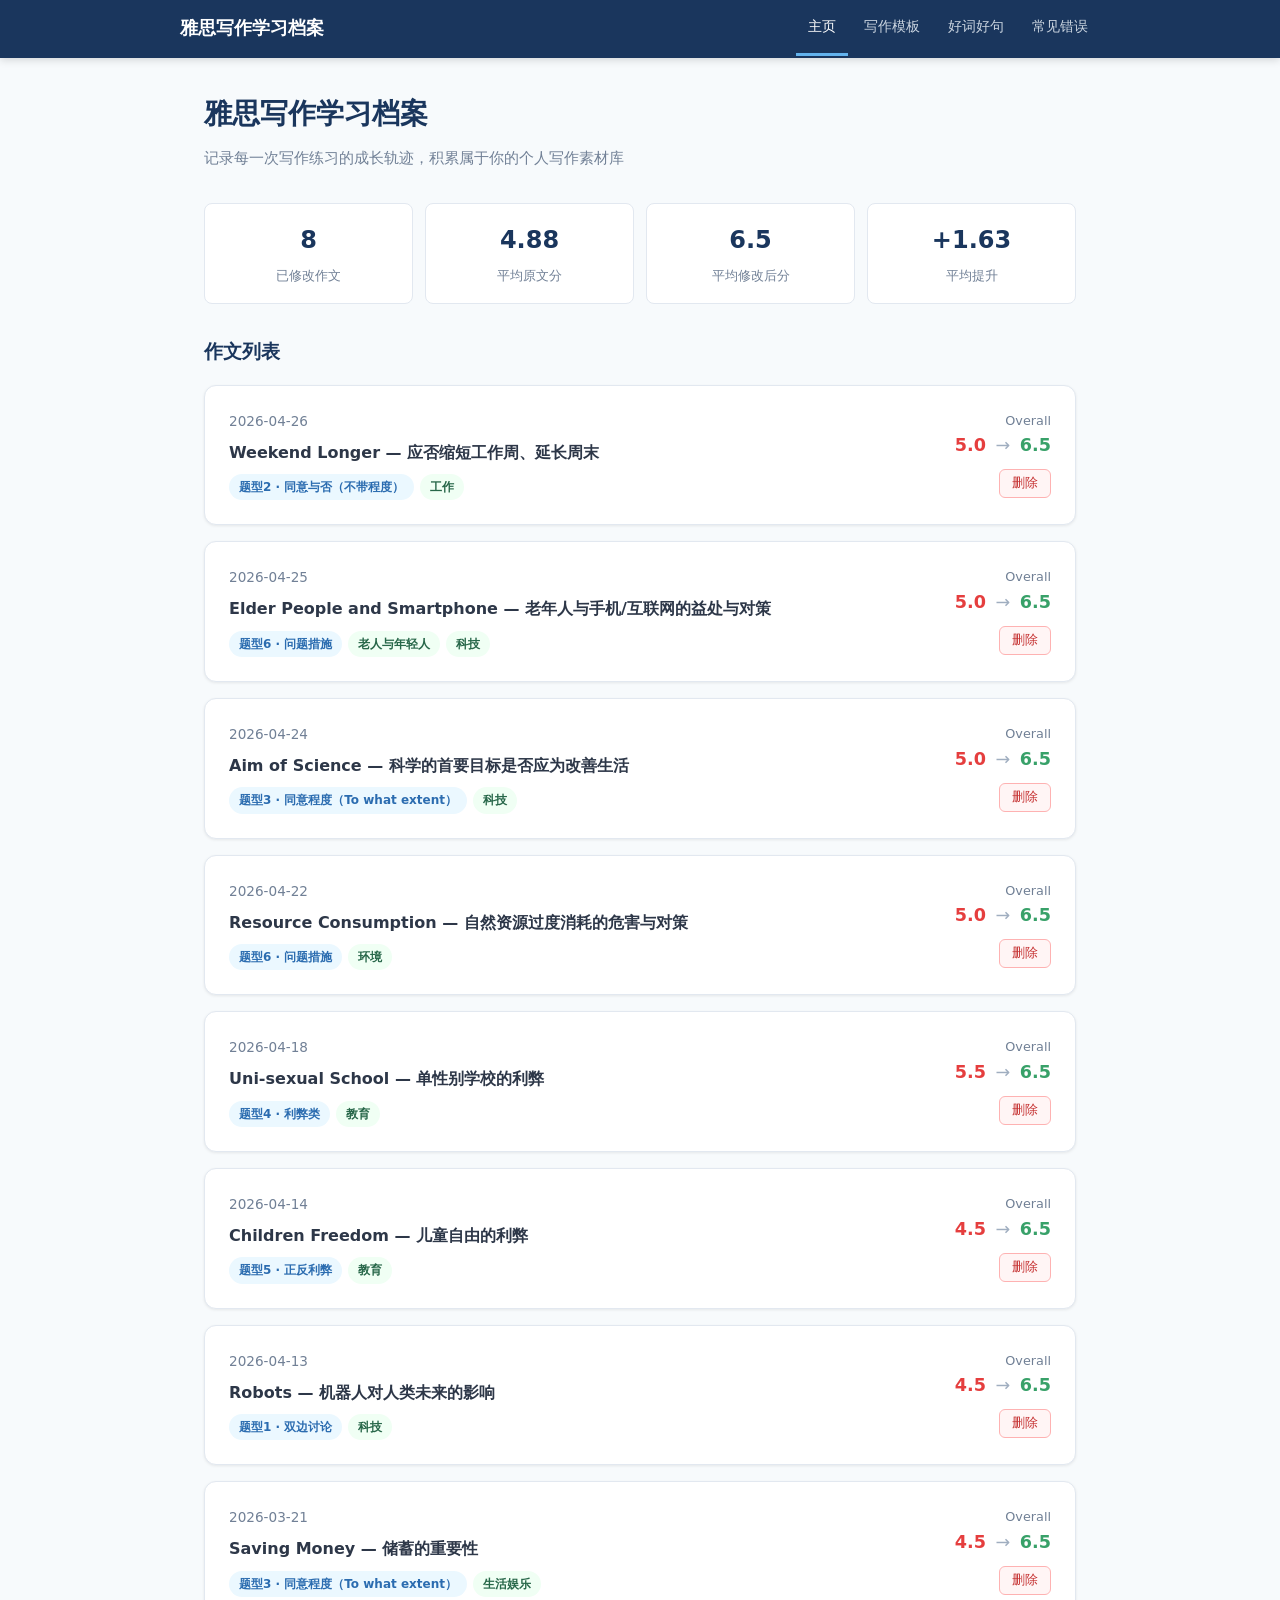
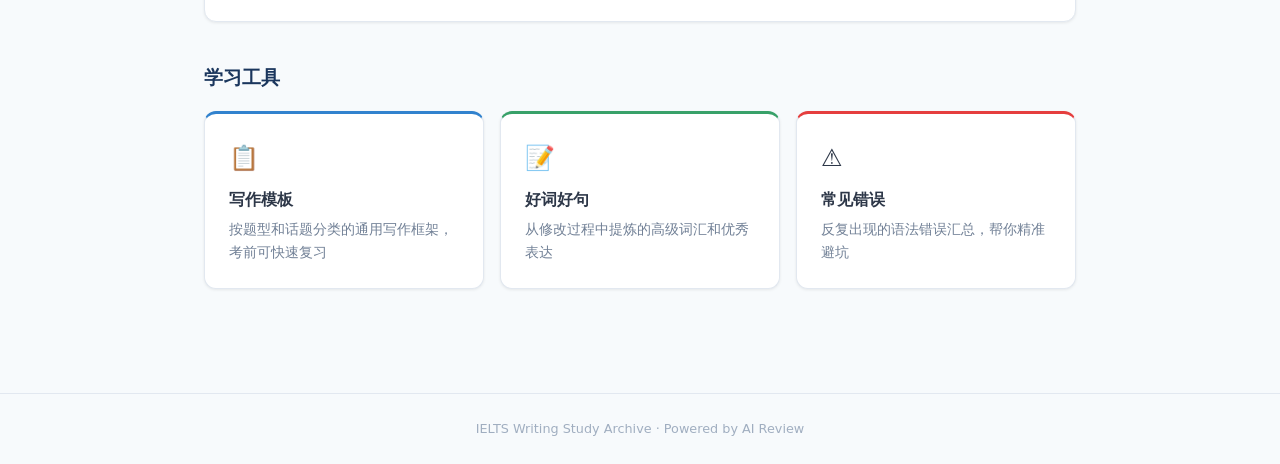
<file: index.html>
<!DOCTYPE html>
<html lang="zh-CN">
<head>
  <meta charset="UTF-8">
  <meta name="viewport" content="width=device-width, initial-scale=1.0">
  <title>雅思写作学习档案</title>
  <link rel="stylesheet" href="css/style.css">
</head>
<body>
<div class="page-wrapper">

<nav class="navbar">
  <div class="container">
    <a href="index.html" class="navbar-brand">雅思写作学习档案</a>
    <div class="navbar-links">
      <a href="index.html" class="active">主页</a>
      <a href="templates.html">写作模板</a>
      <a href="vocabulary.html">好词好句</a>
      <a href="errors.html">常见错误</a>
    </div>
  </div>
</nav>

<main class="page-content">
  <div class="container">

    <div class="page-header">
      <h1>雅思写作学习档案</h1>
      <p>记录每一次写作练习的成长轨迹，积累属于你的个人写作素材库</p>
    </div>

    <!-- 统计概览（仅统计真实文章） -->
    <div class="stats-grid">
      <div class="stat-item">
        <div class="stat-number" data-stat="essay-count">8</div>
        <div class="stat-label">已修改作文</div>
      </div>
      <div class="stat-item">
        <div class="stat-number" data-stat="avg-before">4.88</div>
        <div class="stat-label">平均原文分</div>
      </div>
      <div class="stat-item">
        <div class="stat-number" data-stat="avg-after">6.5</div>
        <div class="stat-label">平均修改后分</div>
      </div>
      <div class="stat-item">
        <div class="stat-number" data-stat="avg-diff">+1.63</div>
        <div class="stat-label">平均提升</div>
      </div>
    </div>

    <!-- 作文列表 -->
    <h2 style="font-size:1.2rem; color:#1a365d; margin:32px 0 16px;">作文列表</h2>
    <div class="card-grid">

      <div class="card" data-essay="2026-04-26_weekend_longer" data-score-before="5.0" data-score-after="6.5">
        <div style="display:flex; justify-content:space-between; align-items:flex-start; flex-wrap:wrap; gap:8px;">
          <a href="essays/2026-04-26_weekend_longer.html" style="flex:1; color:inherit;">
            <div style="font-size:.85rem; color:#718096; margin-bottom:6px;">2026-04-26</div>
            <div style="font-weight:600; color:#2d3748; margin-bottom:8px;">Weekend Longer — 应否缩短工作周、延长周末</div>
            <div style="display:flex; gap:6px; flex-wrap:wrap;">
              <span class="tag tag-blue">题型2 · 同意与否（不带程度）</span>
              <span class="tag tag-green">工作</span>
            </div>
          </a>
          <div style="text-align:right; display:flex; flex-direction:column; align-items:flex-end; gap:8px;">
            <div>
              <div style="font-size:.8rem; color:#718096;">Overall</div>
              <div style="font-size:1.1rem;">
                <span style="color:#e53e3e; font-weight:700;">5.0</span>
                <span style="color:#a0aec0; margin:0 4px;">→</span>
                <span style="color:#38a169; font-weight:700;">6.5</span>
              </div>
            </div>
            <button class="delete-btn" onclick="event.stopPropagation(); deleteEssay('2026-04-26_weekend_longer')">删除</button>
          </div>
        </div>
      </div>

      <div class="card" data-essay="2026-04-25_elder_people_and_smartphone" data-score-before="5.0" data-score-after="6.5">
        <div style="display:flex; justify-content:space-between; align-items:flex-start; flex-wrap:wrap; gap:8px;">
          <a href="essays/2026-04-25_elder_people_and_smartphone.html" style="flex:1; color:inherit;">
            <div style="font-size:.85rem; color:#718096; margin-bottom:6px;">2026-04-25</div>
            <div style="font-weight:600; color:#2d3748; margin-bottom:8px;">Elder People and Smartphone — 老年人与手机/互联网的益处与对策</div>
            <div style="display:flex; gap:6px; flex-wrap:wrap;">
              <span class="tag tag-blue">题型6 · 问题措施</span>
              <span class="tag tag-green">老人与年轻人</span>
              <span class="tag tag-green">科技</span>
            </div>
          </a>
          <div style="text-align:right; display:flex; flex-direction:column; align-items:flex-end; gap:8px;">
            <div>
              <div style="font-size:.8rem; color:#718096;">Overall</div>
              <div style="font-size:1.1rem;">
                <span style="color:#e53e3e; font-weight:700;">5.0</span>
                <span style="color:#a0aec0; margin:0 4px;">→</span>
                <span style="color:#38a169; font-weight:700;">6.5</span>
              </div>
            </div>
            <button class="delete-btn" onclick="event.stopPropagation(); deleteEssay('2026-04-25_elder_people_and_smartphone')">删除</button>
          </div>
        </div>
      </div>

      <div class="card" data-essay="2026-04-24_aim_of_science" data-score-before="5.0" data-score-after="6.5">
        <div style="display:flex; justify-content:space-between; align-items:flex-start; flex-wrap:wrap; gap:8px;">
          <a href="essays/2026-04-24_aim_of_science.html" style="flex:1; color:inherit;">
            <div style="font-size:.85rem; color:#718096; margin-bottom:6px;">2026-04-24</div>
            <div style="font-weight:600; color:#2d3748; margin-bottom:8px;">Aim of Science — 科学的首要目标是否应为改善生活</div>
            <div style="display:flex; gap:6px; flex-wrap:wrap;">
              <span class="tag tag-blue">题型3 · 同意程度（To what extent）</span>
              <span class="tag tag-green">科技</span>
            </div>
          </a>
          <div style="text-align:right; display:flex; flex-direction:column; align-items:flex-end; gap:8px;">
            <div>
              <div style="font-size:.8rem; color:#718096;">Overall</div>
              <div style="font-size:1.1rem;">
                <span style="color:#e53e3e; font-weight:700;">5.0</span>
                <span style="color:#a0aec0; margin:0 4px;">→</span>
                <span style="color:#38a169; font-weight:700;">6.5</span>
              </div>
            </div>
            <button class="delete-btn" onclick="event.stopPropagation(); deleteEssay('2026-04-24_aim_of_science')">删除</button>
          </div>
        </div>
      </div>

      <div class="card" data-essay="2026-04-22_resource_consumption" data-score-before="5.0" data-score-after="6.5">
        <div style="display:flex; justify-content:space-between; align-items:flex-start; flex-wrap:wrap; gap:8px;">
          <a href="essays/2026-04-22_resource_consumption.html" style="flex:1; color:inherit;">
            <div style="font-size:.85rem; color:#718096; margin-bottom:6px;">2026-04-22</div>
            <div style="font-weight:600; color:#2d3748; margin-bottom:8px;">Resource Consumption — 自然资源过度消耗的危害与对策</div>
            <div style="display:flex; gap:6px; flex-wrap:wrap;">
              <span class="tag tag-blue">题型6 · 问题措施</span>
              <span class="tag tag-green">环境</span>
            </div>
          </a>
          <div style="text-align:right; display:flex; flex-direction:column; align-items:flex-end; gap:8px;">
            <div>
              <div style="font-size:.8rem; color:#718096;">Overall</div>
              <div style="font-size:1.1rem;">
                <span style="color:#e53e3e; font-weight:700;">5.0</span>
                <span style="color:#a0aec0; margin:0 4px;">→</span>
                <span style="color:#38a169; font-weight:700;">6.5</span>
              </div>
            </div>
            <button class="delete-btn" onclick="event.stopPropagation(); deleteEssay('2026-04-22_resource_consumption')">删除</button>
          </div>
        </div>
      </div>

      <div class="card" data-essay="2026-04-18_uni-sexual_school" data-score-before="5.5" data-score-after="6.5">
        <div style="display:flex; justify-content:space-between; align-items:flex-start; flex-wrap:wrap; gap:8px;">
          <a href="essays/2026-04-18_uni-sexual_school.html" style="flex:1; color:inherit;">
            <div style="font-size:.85rem; color:#718096; margin-bottom:6px;">2026-04-18</div>
            <div style="font-weight:600; color:#2d3748; margin-bottom:8px;">Uni-sexual School — 单性别学校的利弊</div>
            <div style="display:flex; gap:6px; flex-wrap:wrap;">
              <span class="tag tag-blue">题型4 · 利弊类</span>
              <span class="tag tag-green">教育</span>
            </div>
          </a>
          <div style="text-align:right; display:flex; flex-direction:column; align-items:flex-end; gap:8px;">
            <div>
              <div style="font-size:.8rem; color:#718096;">Overall</div>
              <div style="font-size:1.1rem;">
                <span style="color:#e53e3e; font-weight:700;">5.5</span>
                <span style="color:#a0aec0; margin:0 4px;">→</span>
                <span style="color:#38a169; font-weight:700;">6.5</span>
              </div>
            </div>
            <button class="delete-btn" onclick="event.stopPropagation(); deleteEssay('2026-04-18_uni-sexual_school')">删除</button>
          </div>
        </div>
      </div>

      <div class="card" data-essay="2026-04-14_children_freedom" data-score-before="4.5" data-score-after="6.5">
        <div style="display:flex; justify-content:space-between; align-items:flex-start; flex-wrap:wrap; gap:8px;">
          <a href="essays/2026-04-14_children_freedom.html" style="flex:1; color:inherit;">
            <div style="font-size:.85rem; color:#718096; margin-bottom:6px;">2026-04-14</div>
            <div style="font-weight:600; color:#2d3748; margin-bottom:8px;">Children Freedom — 儿童自由的利弊</div>
            <div style="display:flex; gap:6px; flex-wrap:wrap;">
              <span class="tag tag-blue">题型5 · 正反利弊</span>
              <span class="tag tag-green">教育</span>
            </div>
          </a>
          <div style="text-align:right; display:flex; flex-direction:column; align-items:flex-end; gap:8px;">
            <div>
              <div style="font-size:.8rem; color:#718096;">Overall</div>
              <div style="font-size:1.1rem;">
                <span style="color:#e53e3e; font-weight:700;">4.5</span>
                <span style="color:#a0aec0; margin:0 4px;">→</span>
                <span style="color:#38a169; font-weight:700;">6.5</span>
              </div>
            </div>
            <button class="delete-btn" onclick="event.stopPropagation(); deleteEssay('2026-04-14_children_freedom')">删除</button>
          </div>
        </div>
      </div>

      <div class="card" data-essay="2026-04-13_robots" data-score-before="4.5" data-score-after="6.5">
        <div style="display:flex; justify-content:space-between; align-items:flex-start; flex-wrap:wrap; gap:8px;">
          <a href="essays/2026-04-13_robots.html" style="flex:1; color:inherit;">
            <div style="font-size:.85rem; color:#718096; margin-bottom:6px;">2026-04-13</div>
            <div style="font-weight:600; color:#2d3748; margin-bottom:8px;">Robots — 机器人对人类未来的影响</div>
            <div style="display:flex; gap:6px; flex-wrap:wrap;">
              <span class="tag tag-blue">题型1 · 双边讨论</span>
              <span class="tag tag-green">科技</span>
            </div>
          </a>
          <div style="text-align:right; display:flex; flex-direction:column; align-items:flex-end; gap:8px;">
            <div>
              <div style="font-size:.8rem; color:#718096;">Overall</div>
              <div style="font-size:1.1rem;">
                <span style="color:#e53e3e; font-weight:700;">4.5</span>
                <span style="color:#a0aec0; margin:0 4px;">→</span>
                <span style="color:#38a169; font-weight:700;">6.5</span>
              </div>
            </div>
            <button class="delete-btn" onclick="event.stopPropagation(); deleteEssay('2026-04-13_robots')">删除</button>
          </div>
        </div>
      </div>

      <div class="card" data-essay="2026-03-21_saving_money" data-score-before="4.5" data-score-after="6.5">
        <div style="display:flex; justify-content:space-between; align-items:flex-start; flex-wrap:wrap; gap:8px;">
          <a href="essays/2026-03-21_saving_money.html" style="flex:1; color:inherit;">
            <div style="font-size:.85rem; color:#718096; margin-bottom:6px;">2026-03-21</div>
            <div style="font-weight:600; color:#2d3748; margin-bottom:8px;">Saving Money — 储蓄的重要性</div>
            <div style="display:flex; gap:6px; flex-wrap:wrap;">
              <span class="tag tag-blue">题型3 · 同意程度（To what extent）</span>
              <span class="tag tag-green">生活娱乐</span>
            </div>
          </a>
          <div style="text-align:right; display:flex; flex-direction:column; align-items:flex-end; gap:8px;">
            <div>
              <div style="font-size:.8rem; color:#718096;">Overall</div>
              <div style="font-size:1.1rem;">
                <span style="color:#e53e3e; font-weight:700;">4.5</span>
                <span style="color:#a0aec0; margin:0 4px;">→</span>
                <span style="color:#38a169; font-weight:700;">6.5</span>
              </div>
            </div>
            <button class="delete-btn" onclick="event.stopPropagation(); deleteEssay('2026-03-21_saving_money')">删除</button>
          </div>
        </div>
      </div>


    </div>

    <!-- 功能模块 -->
    <h2 style="font-size:1.2rem; color:#1a365d; margin:40px 0 16px;">学习工具</h2>
    <div class="card-grid card-grid-3">
      <a href="templates.html" class="card card-link" style="border-top:3px solid #3182ce;">
        <div style="font-size:1.5rem; margin-bottom:8px;">📋</div>
        <div style="font-weight:700; color:#2d3748; margin-bottom:4px;">写作模板</div>
        <div style="font-size:.85rem; color:#718096;">按题型和话题分类的通用写作框架，考前可快速复习</div>
      </a>
      <a href="vocabulary.html" class="card card-link" style="border-top:3px solid #38a169;">
        <div style="font-size:1.5rem; margin-bottom:8px;">📝</div>
        <div style="font-weight:700; color:#2d3748; margin-bottom:4px;">好词好句</div>
        <div style="font-size:.85rem; color:#718096;">从修改过程中提炼的高级词汇和优秀表达</div>
      </a>
      <a href="errors.html" class="card card-link" style="border-top:3px solid #e53e3e;">
        <div style="font-size:1.5rem; margin-bottom:8px;">⚠️</div>
        <div style="font-weight:700; color:#2d3748; margin-bottom:4px;">常见错误</div>
        <div style="font-size:.85rem; color:#718096;">反复出现的语法错误汇总，帮你精准避坑</div>
      </a>
    </div>

    <!-- 回收站 -->
    <div id="recycle-bin-section" style="display:none;">
      <div class="recycle-bin-header">回收站</div>
      <p style="font-size:.85rem; color:#a0aec0; margin-bottom:12px;">以下作文已被移入回收站，可随时恢复或彻底删除</p>
      <div id="recycle-bin-list"></div>
    </div>

  </div>
</main>

<footer class="page-footer">
  <div class="container">IELTS Writing Study Archive · Powered by AI Review</div>
</footer>

</div>
<script src="js/main.js"></script>
</body>
</html>
</file>
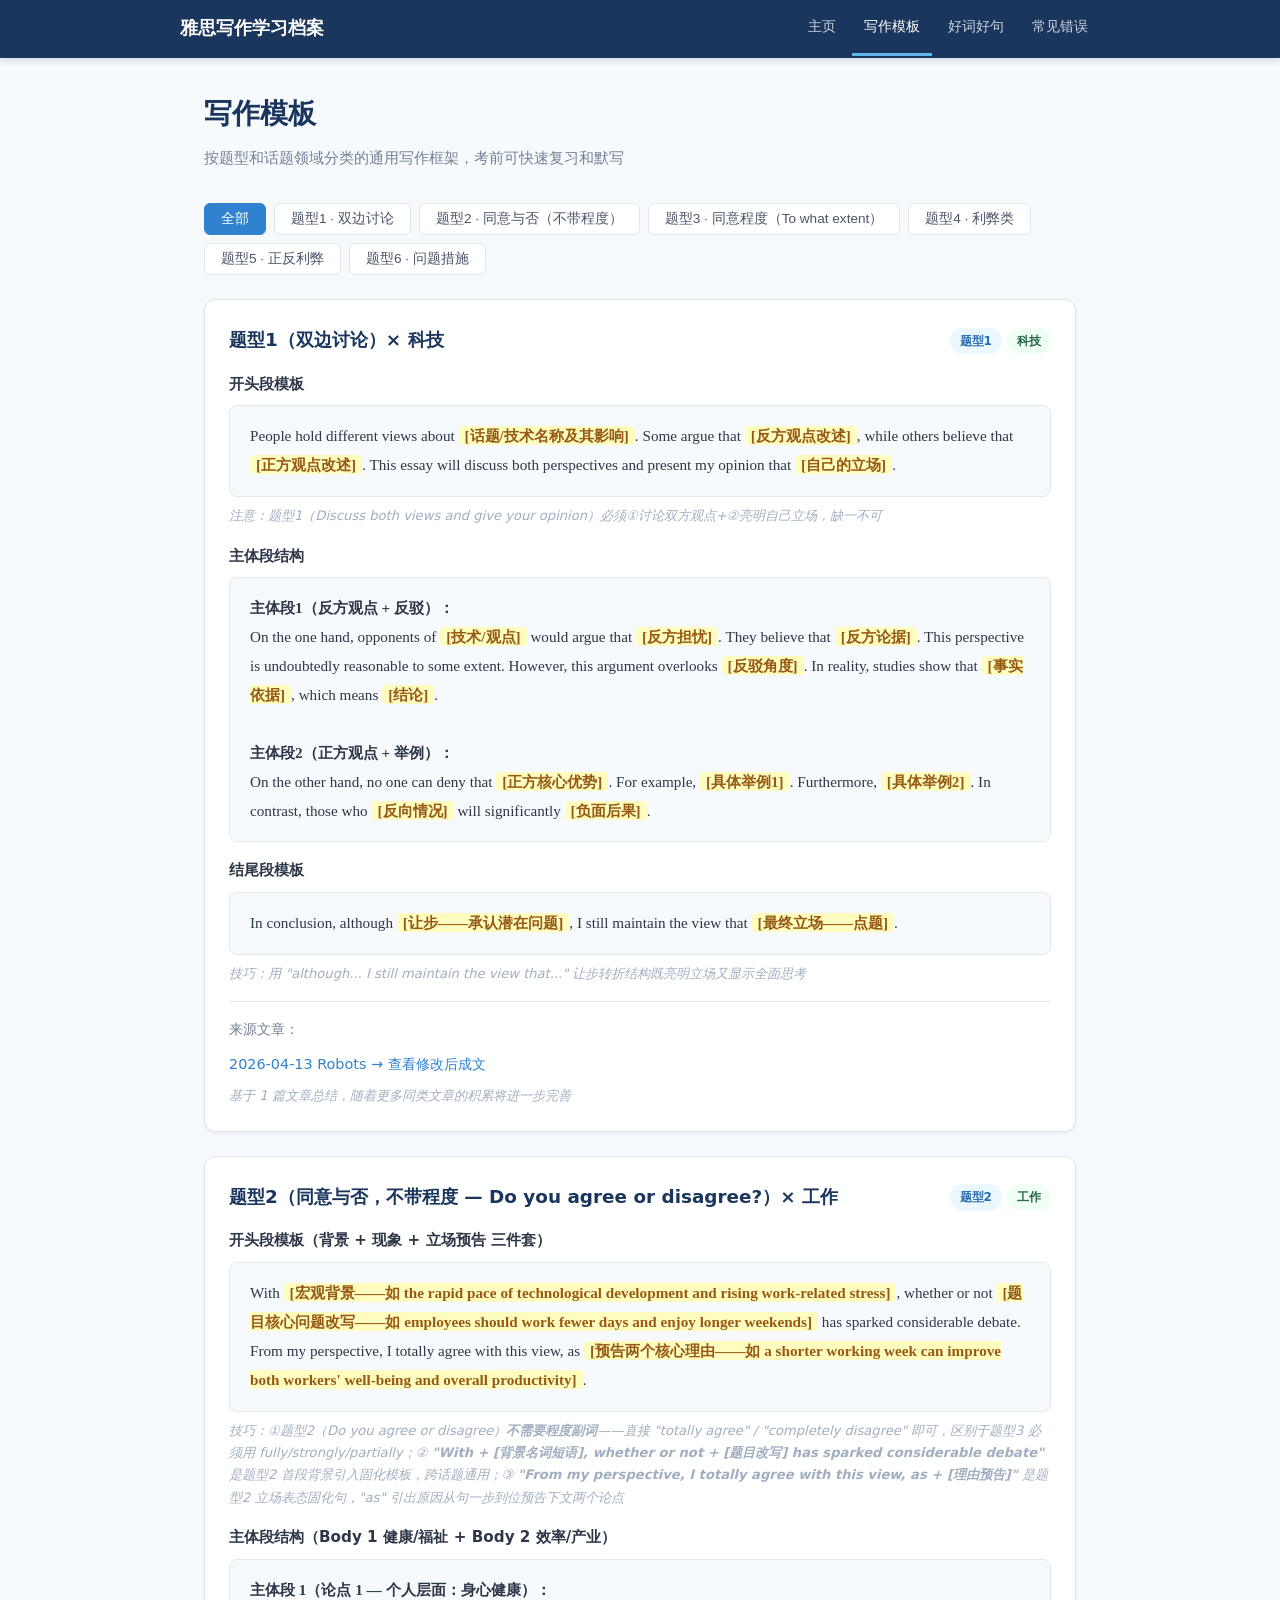
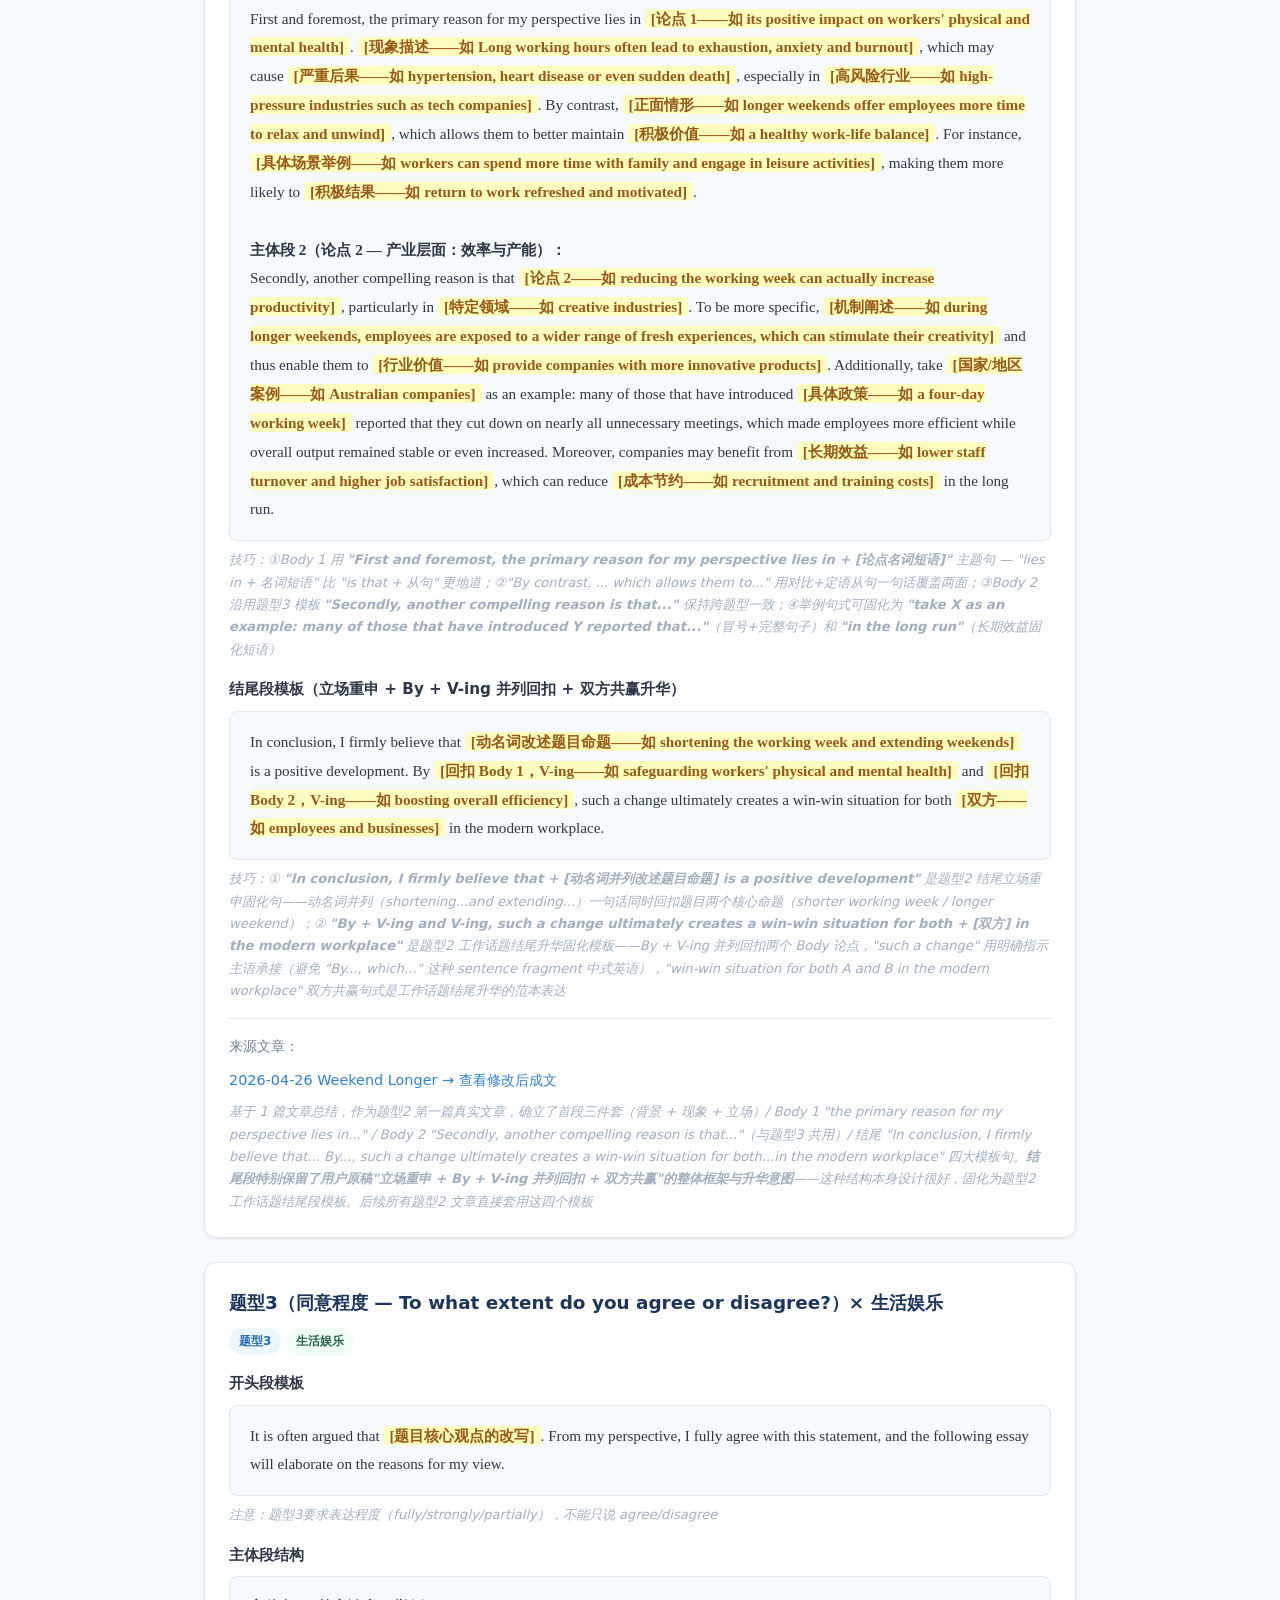
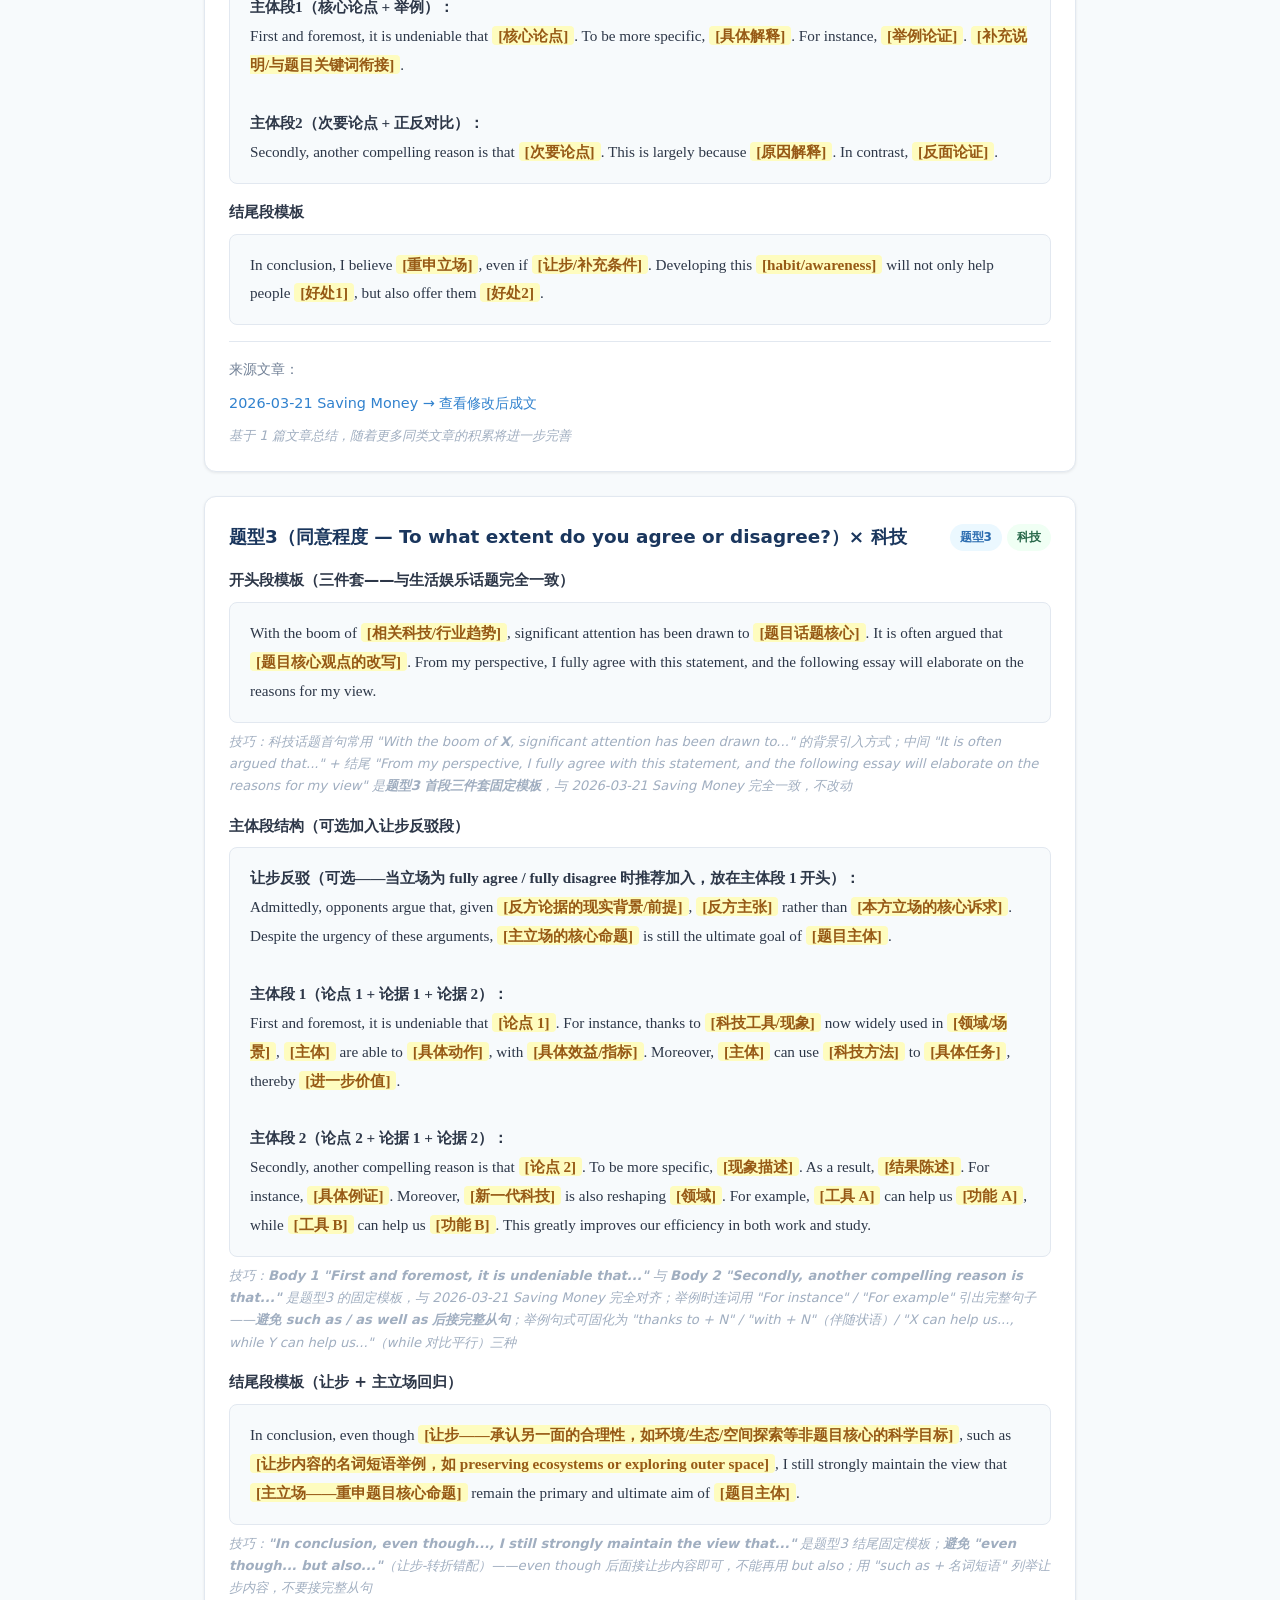
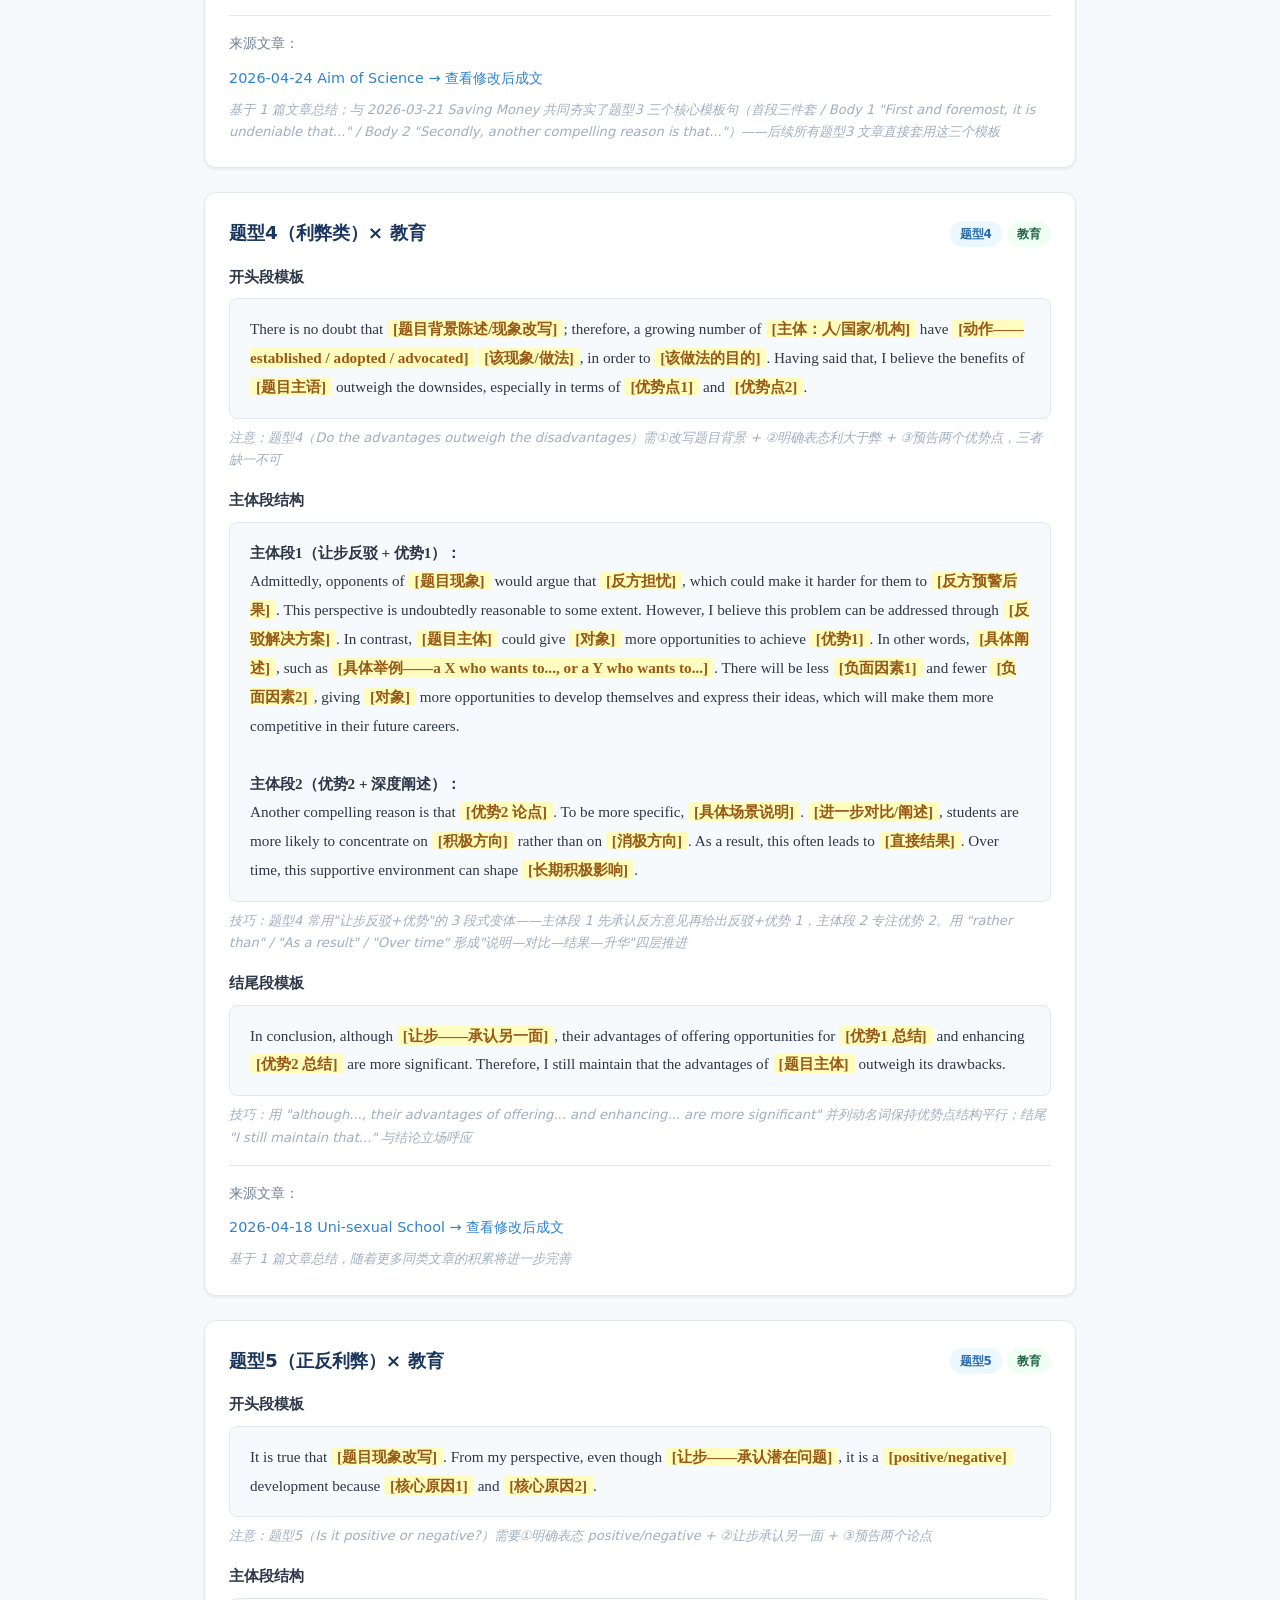
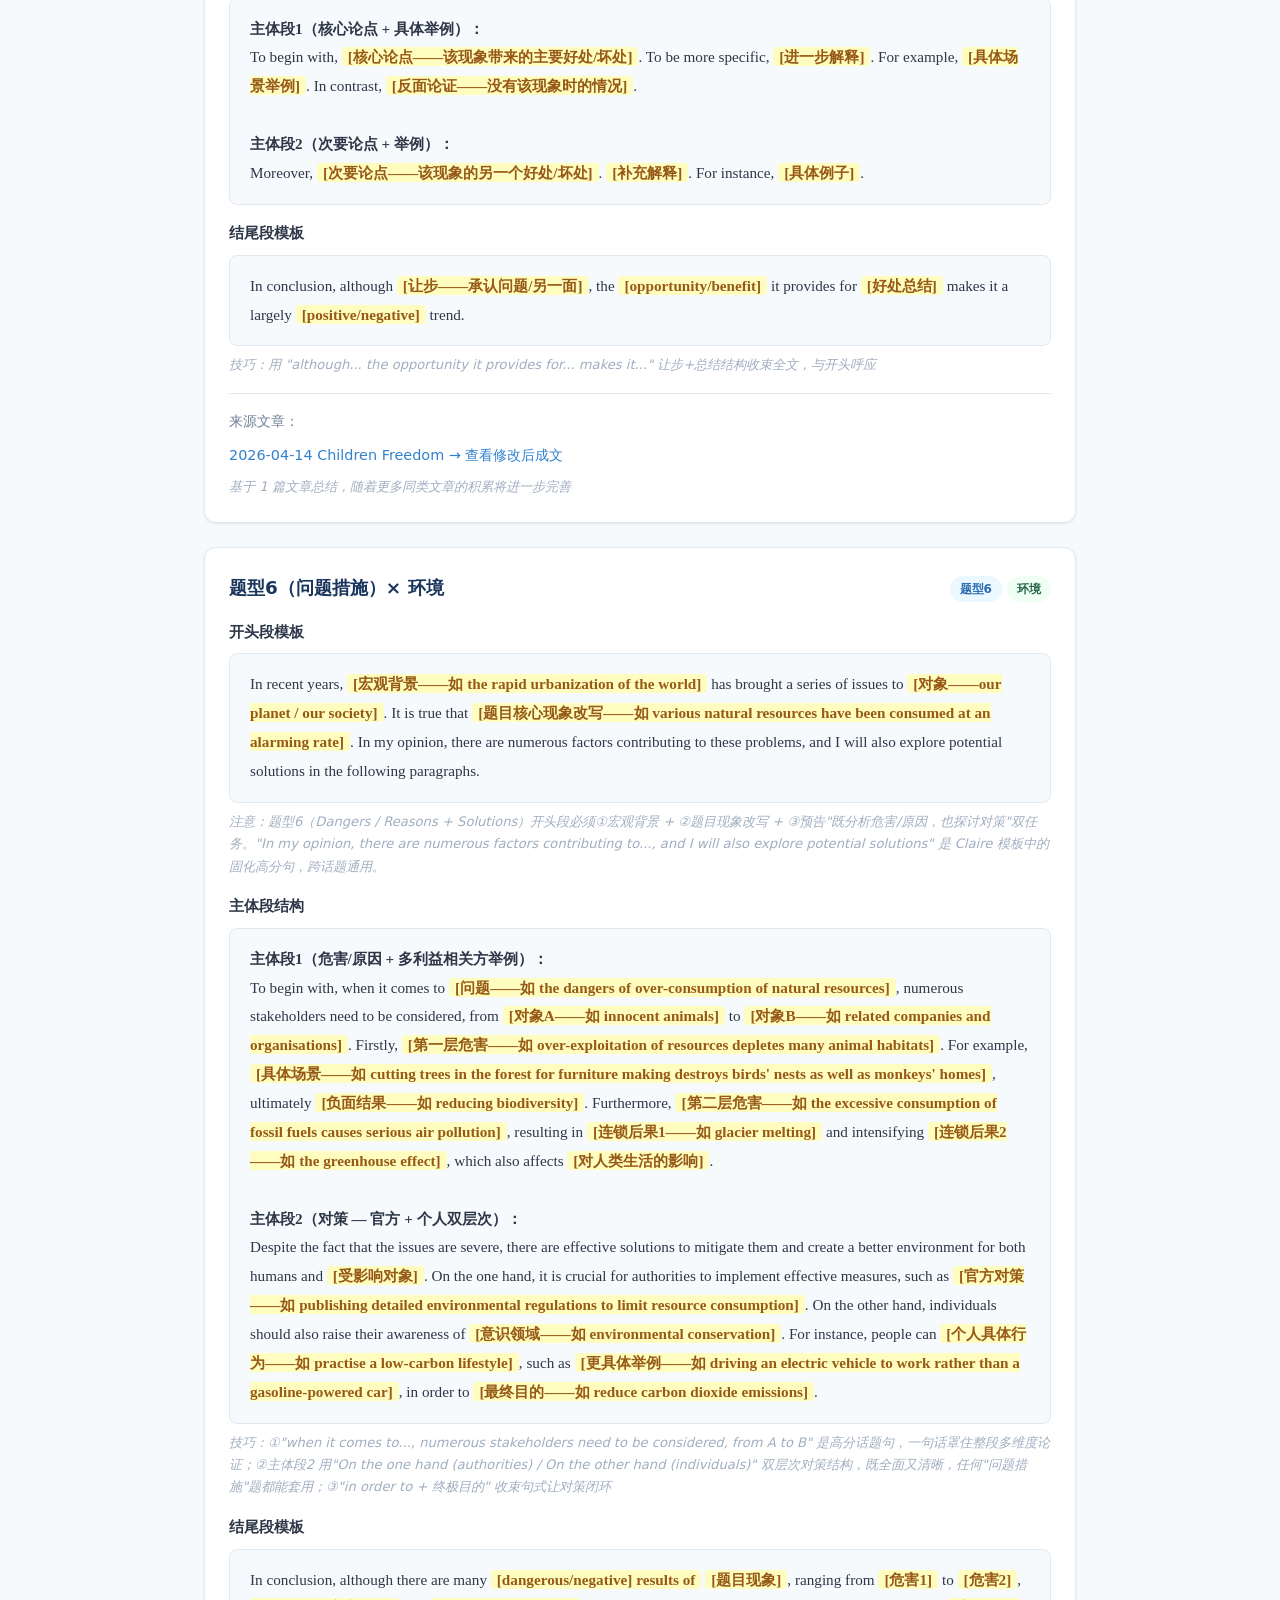
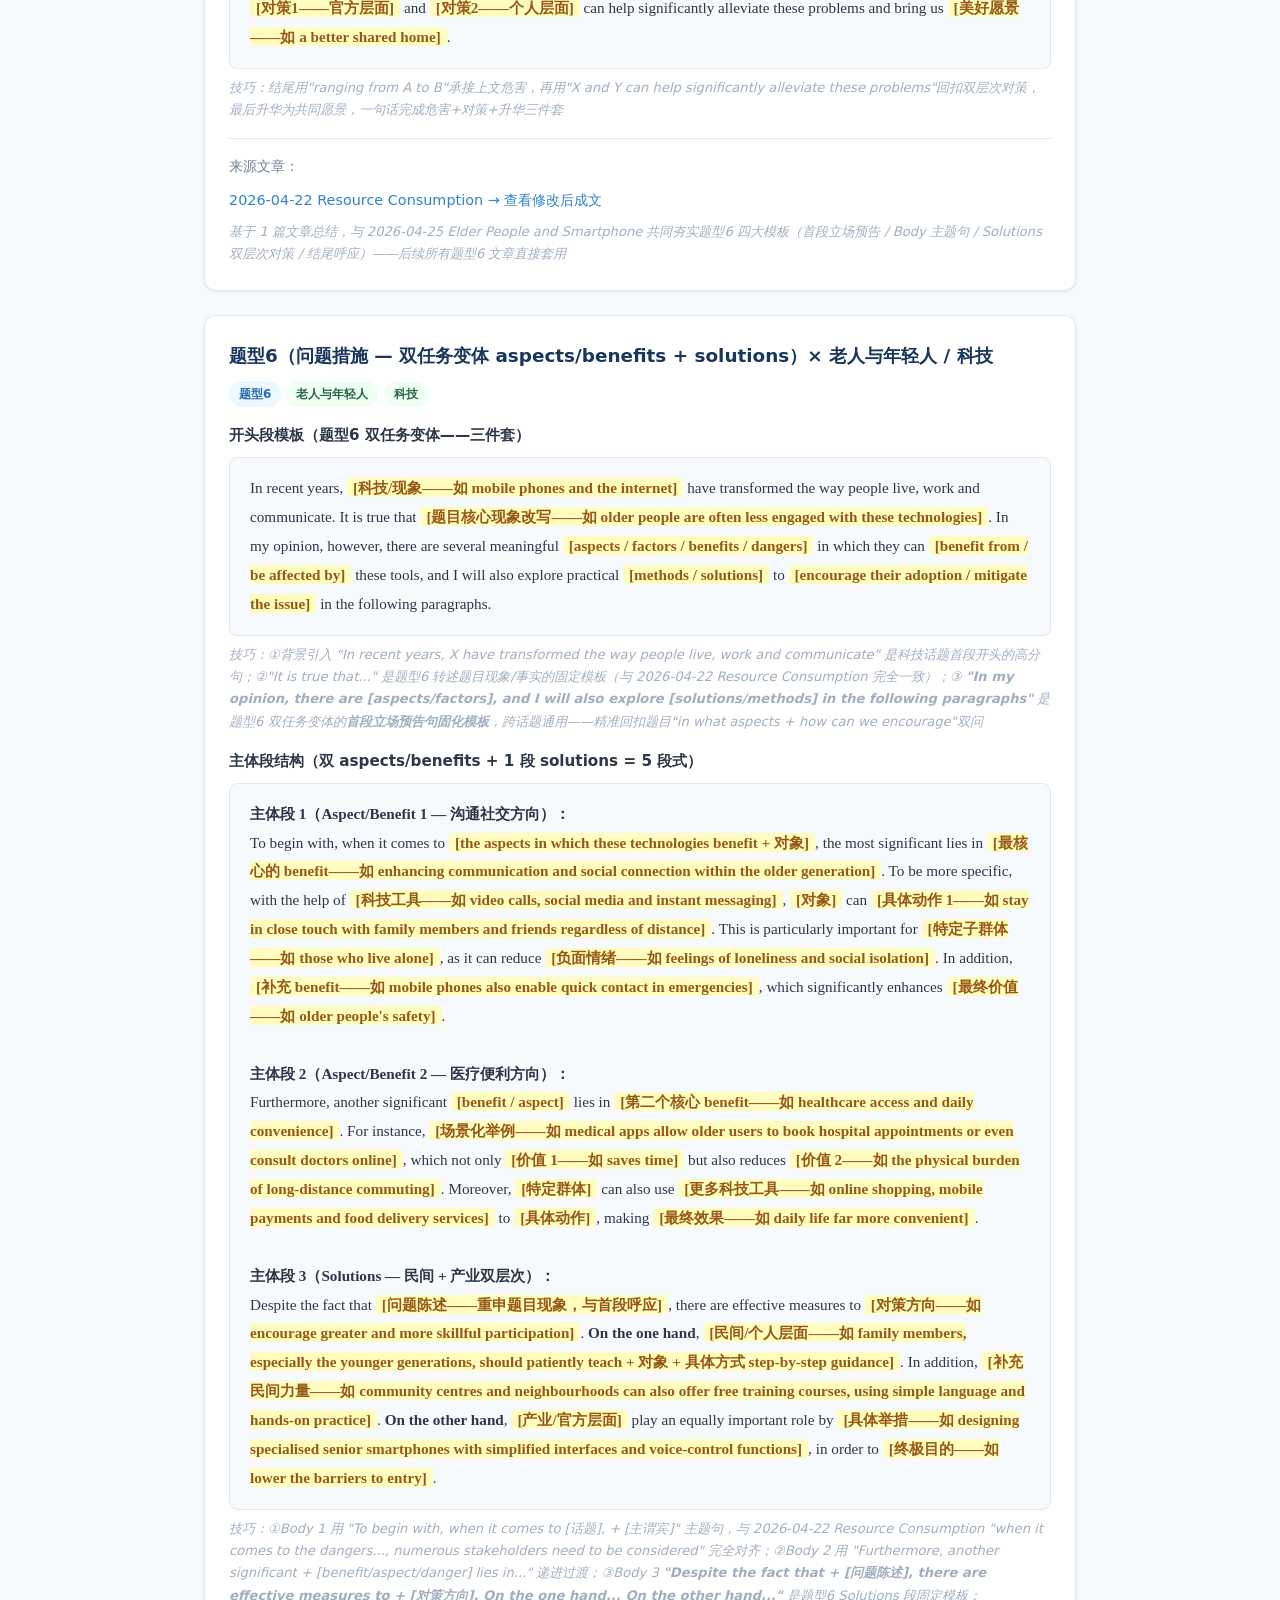
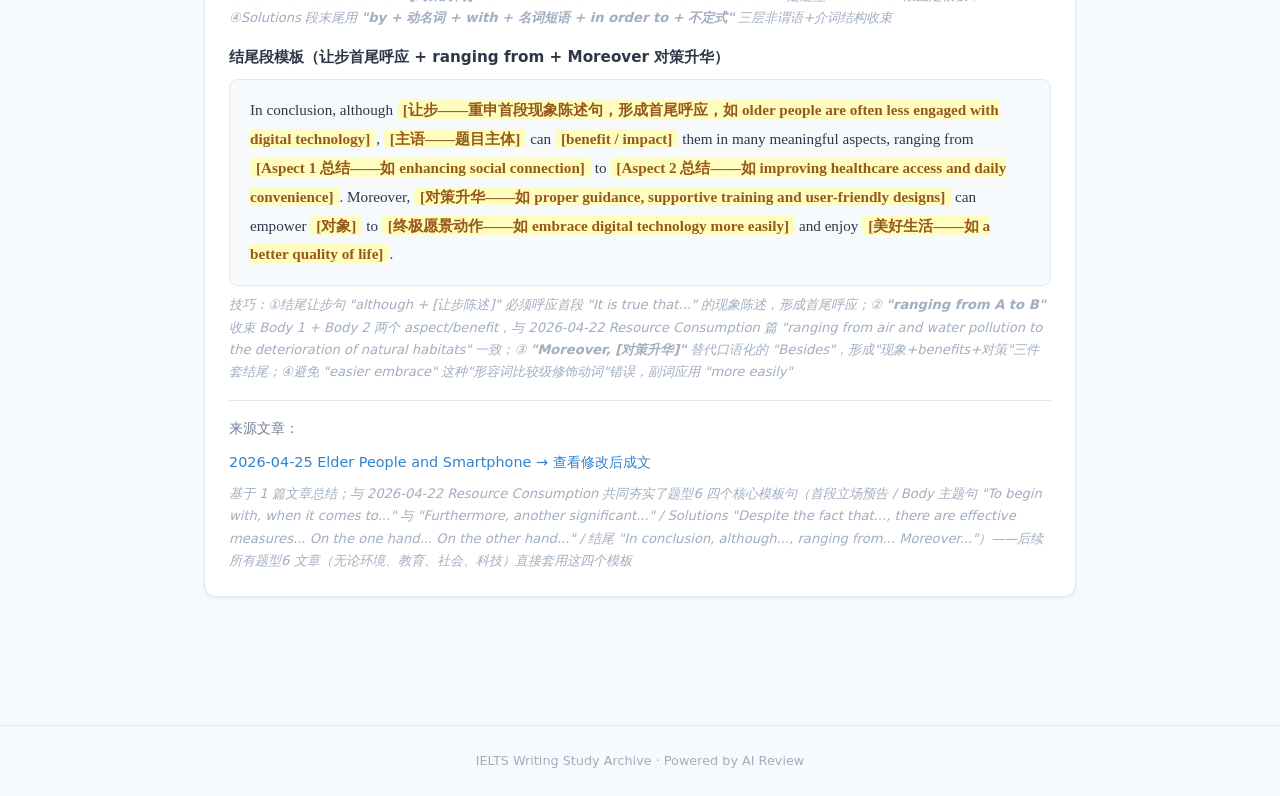
<file: templates.html>
<!DOCTYPE html>
<html lang="zh-CN">
<head>
  <meta charset="UTF-8">
  <meta name="viewport" content="width=device-width, initial-scale=1.0">
  <title>写作模板 — 雅思写作学习档案</title>
  <link rel="stylesheet" href="css/style.css">
</head>
<body>
<div class="page-wrapper">

<nav class="navbar">
  <div class="container">
    <a href="index.html" class="navbar-brand">雅思写作学习档案</a>
    <div class="navbar-links">
      <a href="index.html">主页</a>
      <a href="templates.html" class="active">写作模板</a>
      <a href="vocabulary.html">好词好句</a>
      <a href="errors.html">常见错误</a>
    </div>
  </div>
</nav>

<main class="page-content">
  <div class="container">

    <div class="page-header">
      <h1>写作模板</h1>
      <p>按题型和话题领域分类的通用写作框架，考前可快速复习和默写</p>
    </div>

    <!-- 筛选 -->
    <div class="filter-group" data-group="type">
      <button class="filter-btn active" onclick="filterItems('type','all')">全部</button>
      <button class="filter-btn" onclick="filterItems('type','type1')">题型1 · 双边讨论</button>
      <button class="filter-btn" onclick="filterItems('type','type2')">题型2 · 同意与否（不带程度）</button>
      <button class="filter-btn" onclick="filterItems('type','type3')">题型3 · 同意程度（To what extent）</button>
      <button class="filter-btn" onclick="filterItems('type','type4')">题型4 · 利弊类</button>
      <button class="filter-btn" onclick="filterItems('type','type5')">题型5 · 正反利弊</button>
      <button class="filter-btn" onclick="filterItems('type','type6')">题型6 · 问题措施</button>
    </div>

    <!-- 题型1 × 科技 模板 -->
    <div id="type1-technology" data-type="type1" data-essay="2026-04-13_robots" style="margin-top:24px;">
      <div class="card" style="margin-bottom:24px;">
        <div style="display:flex; justify-content:space-between; align-items:center; flex-wrap:wrap; gap:8px; margin-bottom:16px;">
          <h2 style="font-size:1.15rem; color:#1a365d;">题型1（双边讨论）× 科技</h2>
          <div><span class="tag tag-blue">题型1</span> <span class="tag tag-green">科技</span></div>
        </div>

        <div class="template-block">
          <h4>开头段模板</h4>
          <div class="template-text">
            People hold different views about <span class="template-placeholder">[话题/技术名称及其影响]</span>. Some argue that <span class="template-placeholder">[反方观点改述]</span>, while others believe that <span class="template-placeholder">[正方观点改述]</span>. This essay will discuss both perspectives and present my opinion that <span class="template-placeholder">[自己的立场]</span>.
          </div>
          <div class="template-note">注意：题型1（Discuss both views and give your opinion）必须①讨论双方观点+②亮明自己立场，缺一不可</div>
        </div>

        <div class="template-block">
          <h4>主体段结构</h4>
          <div class="template-text">
            <strong>主体段1（反方观点 + 反驳）：</strong><br>
            On the one hand, opponents of <span class="template-placeholder">[技术/观点]</span> would argue that <span class="template-placeholder">[反方担忧]</span>. They believe that <span class="template-placeholder">[反方论据]</span>. This perspective is undoubtedly reasonable to some extent. However, this argument overlooks <span class="template-placeholder">[反驳角度]</span>. In reality, studies show that <span class="template-placeholder">[事实依据]</span>, which means <span class="template-placeholder">[结论]</span>.<br><br>
            <strong>主体段2（正方观点 + 举例）：</strong><br>
            On the other hand, no one can deny that <span class="template-placeholder">[正方核心优势]</span>. For example, <span class="template-placeholder">[具体举例1]</span>. Furthermore, <span class="template-placeholder">[具体举例2]</span>. In contrast, those who <span class="template-placeholder">[反向情况]</span> will significantly <span class="template-placeholder">[负面后果]</span>.
          </div>
        </div>

        <div class="template-block">
          <h4>结尾段模板</h4>
          <div class="template-text">
            In conclusion, although <span class="template-placeholder">[让步——承认潜在问题]</span>, I still maintain the view that <span class="template-placeholder">[最终立场——点题]</span>.
          </div>
          <div class="template-note">技巧：用 "although... I still maintain the view that..." 让步转折结构既亮明立场又显示全面思考</div>
        </div>

        <div style="margin-top:16px; padding-top:16px; border-top:1px solid #e2e8f0;">
          <div style="font-size:.85rem; color:#718096; margin-bottom:8px;">来源文章：</div>
          <a href="essays/2026-04-13_robots.html#revised" style="font-size:.9rem;">2026-04-13 Robots → 查看修改后成文</a>
        </div>

        <div class="template-note">基于 1 篇文章总结，随着更多同类文章的积累将进一步完善</div>
      </div>
    </div>

    <!-- 题型2 × 工作 模板 -->
    <div id="type2-work" data-type="type2" data-essay="2026-04-26_weekend_longer" style="margin-top:24px;">
      <div class="card" style="margin-bottom:24px;">
        <div style="display:flex; justify-content:space-between; align-items:center; flex-wrap:wrap; gap:8px; margin-bottom:16px;">
          <h2 style="font-size:1.15rem; color:#1a365d;">题型2（同意与否，不带程度 — Do you agree or disagree?）× 工作</h2>
          <div><span class="tag tag-blue">题型2</span> <span class="tag tag-green">工作</span></div>
        </div>

        <div class="template-block">
          <h4>开头段模板（背景 + 现象 + 立场预告 三件套）</h4>
          <div class="template-text">
            With <span class="template-placeholder">[宏观背景——如 the rapid pace of technological development and rising work-related stress]</span>, whether or not <span class="template-placeholder">[题目核心问题改写——如 employees should work fewer days and enjoy longer weekends]</span> has sparked considerable debate. From my perspective, I totally agree with this view, as <span class="template-placeholder">[预告两个核心理由——如 a shorter working week can improve both workers' well-being and overall productivity]</span>.
          </div>
          <div class="template-note">技巧：①题型2（Do you agree or disagree）<strong>不需要程度副词</strong>——直接 "totally agree" / "completely disagree" 即可，区别于题型3 必须用 fully/strongly/partially；② <strong>"With + [背景名词短语], whether or not + [题目改写] has sparked considerable debate"</strong> 是题型2 首段背景引入固化模板，跨话题通用；③ <strong>"From my perspective, I totally agree with this view, as + [理由预告]"</strong> 是题型2 立场表态固化句，"as" 引出原因从句一步到位预告下文两个论点</div>
        </div>

        <div class="template-block">
          <h4>主体段结构（Body 1 健康/福祉 + Body 2 效率/产业）</h4>
          <div class="template-text">
            <strong>主体段 1（论点 1 — 个人层面：身心健康）：</strong><br>
            First and foremost, the primary reason for my perspective lies in <span class="template-placeholder">[论点 1——如 its positive impact on workers' physical and mental health]</span>. <span class="template-placeholder">[现象描述——如 Long working hours often lead to exhaustion, anxiety and burnout]</span>, which may cause <span class="template-placeholder">[严重后果——如 hypertension, heart disease or even sudden death]</span>, especially in <span class="template-placeholder">[高风险行业——如 high-pressure industries such as tech companies]</span>. By contrast, <span class="template-placeholder">[正面情形——如 longer weekends offer employees more time to relax and unwind]</span>, which allows them to better maintain <span class="template-placeholder">[积极价值——如 a healthy work-life balance]</span>. For instance, <span class="template-placeholder">[具体场景举例——如 workers can spend more time with family and engage in leisure activities]</span>, making them more likely to <span class="template-placeholder">[积极结果——如 return to work refreshed and motivated]</span>.<br><br>
            <strong>主体段 2（论点 2 — 产业层面：效率与产能）：</strong><br>
            Secondly, another compelling reason is that <span class="template-placeholder">[论点 2——如 reducing the working week can actually increase productivity]</span>, particularly in <span class="template-placeholder">[特定领域——如 creative industries]</span>. To be more specific, <span class="template-placeholder">[机制阐述——如 during longer weekends, employees are exposed to a wider range of fresh experiences, which can stimulate their creativity]</span> and thus enable them to <span class="template-placeholder">[行业价值——如 provide companies with more innovative products]</span>. Additionally, take <span class="template-placeholder">[国家/地区案例——如 Australian companies]</span> as an example: many of those that have introduced <span class="template-placeholder">[具体政策——如 a four-day working week]</span> reported that they cut down on nearly all unnecessary meetings, which made employees more efficient while overall output remained stable or even increased. Moreover, companies may benefit from <span class="template-placeholder">[长期效益——如 lower staff turnover and higher job satisfaction]</span>, which can reduce <span class="template-placeholder">[成本节约——如 recruitment and training costs]</span> in the long run.
          </div>
          <div class="template-note">技巧：①Body 1 用 <strong>"First and foremost, the primary reason for my perspective lies in + [论点名词短语]"</strong> 主题句 — "lies in + 名词短语" 比 "is that + 从句" 更地道；②"By contrast, ... which allows them to..." 用对比+定语从句一句话覆盖两面；③Body 2 沿用题型3 模板 <strong>"Secondly, another compelling reason is that..."</strong> 保持跨题型一致；④举例句式可固化为 <strong>"take X as an example: many of those that have introduced Y reported that..."</strong>（冒号+完整句子）和 <strong>"in the long run"</strong>（长期效益固化短语）</div>
        </div>

        <div class="template-block">
          <h4>结尾段模板（立场重申 + By + V-ing 并列回扣 + 双方共赢升华）</h4>
          <div class="template-text">
            In conclusion, I firmly believe that <span class="template-placeholder">[动名词改述题目命题——如 shortening the working week and extending weekends]</span> is a positive development. By <span class="template-placeholder">[回扣 Body 1，V-ing——如 safeguarding workers' physical and mental health]</span> and <span class="template-placeholder">[回扣 Body 2，V-ing——如 boosting overall efficiency]</span>, such a change ultimately creates a win-win situation for both <span class="template-placeholder">[双方——如 employees and businesses]</span> in the modern workplace.
          </div>
          <div class="template-note">技巧：① <strong>"In conclusion, I firmly believe that + [动名词并列改述题目命题] is a positive development"</strong> 是题型2 结尾立场重申固化句——动名词并列（shortening...and extending...）一句话同时回扣题目两个核心命题（shorter working week / longer weekend）；② <strong>"By + V-ing and V-ing, such a change ultimately creates a win-win situation for both + [双方] in the modern workplace"</strong> 是题型2 工作话题结尾升华固化模板——By + V-ing 并列回扣两个 Body 论点，"such a change" 用明确指示主语承接（避免 "By..., which..." 这种 sentence fragment 中式英语），"win-win situation for both A and B in the modern workplace" 双方共赢句式是工作话题结尾升华的范本表达</div>
        </div>

        <div style="margin-top:16px; padding-top:16px; border-top:1px solid #e2e8f0;">
          <div style="font-size:.85rem; color:#718096; margin-bottom:8px;">来源文章：</div>
          <a href="essays/2026-04-26_weekend_longer.html#revised" style="font-size:.9rem;">2026-04-26 Weekend Longer → 查看修改后成文</a>
        </div>

        <div class="template-note">基于 1 篇文章总结，作为题型2 第一篇真实文章，确立了首段三件套（背景 + 现象 + 立场）/ Body 1 "the primary reason for my perspective lies in..." / Body 2 "Secondly, another compelling reason is that..."（与题型3 共用）/ 结尾 "In conclusion, I firmly believe that... By..., such a change ultimately creates a win-win situation for both...in the modern workplace" 四大模板句。<strong>结尾段特别保留了用户原稿"立场重申 + By + V-ing 并列回扣 + 双方共赢"的整体框架与升华意图</strong>——这种结构本身设计很好，固化为题型2 工作话题结尾段模板。后续所有题型2 文章直接套用这四个模板</div>
      </div>
    </div>

    <!-- 题型3 × 生活娱乐 模板 -->
    <div id="type3-lifestyle" data-type="type3" data-essay="2026-03-21_saving_money" style="margin-top:24px;">
      <div class="card" style="margin-bottom:24px;">
        <div style="display:flex; justify-content:space-between; align-items:center; flex-wrap:wrap; gap:8px; margin-bottom:16px;">
          <h2 style="font-size:1.15rem; color:#1a365d;">题型3（同意程度 — To what extent do you agree or disagree?）× 生活娱乐</h2>
          <div><span class="tag tag-blue">题型3</span> <span class="tag tag-green">生活娱乐</span></div>
        </div>

        <div class="template-block">
          <h4>开头段模板</h4>
          <div class="template-text">
            It is often argued that <span class="template-placeholder">[题目核心观点的改写]</span>. From my perspective, I fully agree with this statement, and the following essay will elaborate on the reasons for my view.
          </div>
          <div class="template-note">注意：题型3要求表达程度（fully/strongly/partially），不能只说 agree/disagree</div>
        </div>

        <div class="template-block">
          <h4>主体段结构</h4>
          <div class="template-text">
            <strong>主体段1（核心论点 + 举例）：</strong><br>
            First and foremost, it is undeniable that <span class="template-placeholder">[核心论点]</span>. To be more specific, <span class="template-placeholder">[具体解释]</span>. For instance, <span class="template-placeholder">[举例论证]</span>. <span class="template-placeholder">[补充说明/与题目关键词衔接]</span>.<br><br>
            <strong>主体段2（次要论点 + 正反对比）：</strong><br>
            Secondly, another compelling reason is that <span class="template-placeholder">[次要论点]</span>. This is largely because <span class="template-placeholder">[原因解释]</span>. In contrast, <span class="template-placeholder">[反面论证]</span>.
          </div>
        </div>

        <div class="template-block">
          <h4>结尾段模板</h4>
          <div class="template-text">
            In conclusion, I believe <span class="template-placeholder">[重申立场]</span>, even if <span class="template-placeholder">[让步/补充条件]</span>. Developing this <span class="template-placeholder">[habit/awareness]</span> will not only help people <span class="template-placeholder">[好处1]</span>, but also offer them <span class="template-placeholder">[好处2]</span>.
          </div>
        </div>

        <div style="margin-top:16px; padding-top:16px; border-top:1px solid #e2e8f0;">
          <div style="font-size:.85rem; color:#718096; margin-bottom:8px;">来源文章：</div>
          <a href="essays/2026-03-21_saving_money.html#revised" style="font-size:.9rem;">2026-03-21 Saving Money → 查看修改后成文</a>
        </div>

        <div class="template-note">基于 1 篇文章总结，随着更多同类文章的积累将进一步完善</div>
      </div>
    </div>

    <!-- 题型3 × 科技 模板 -->
    <div id="type3-technology" data-type="type3" data-essay="2026-04-24_aim_of_science" style="margin-top:24px;">
      <div class="card" style="margin-bottom:24px;">
        <div style="display:flex; justify-content:space-between; align-items:center; flex-wrap:wrap; gap:8px; margin-bottom:16px;">
          <h2 style="font-size:1.15rem; color:#1a365d;">题型3（同意程度 — To what extent do you agree or disagree?）× 科技</h2>
          <div><span class="tag tag-blue">题型3</span> <span class="tag tag-green">科技</span></div>
        </div>

        <div class="template-block">
          <h4>开头段模板（三件套——与生活娱乐话题完全一致）</h4>
          <div class="template-text">
            With the boom of <span class="template-placeholder">[相关科技/行业趋势]</span>, significant attention has been drawn to <span class="template-placeholder">[题目话题核心]</span>. It is often argued that <span class="template-placeholder">[题目核心观点的改写]</span>. From my perspective, I fully agree with this statement, and the following essay will elaborate on the reasons for my view.
          </div>
          <div class="template-note">技巧：科技话题首句常用 "With the boom of <strong>X</strong>, significant attention has been drawn to..." 的背景引入方式；中间 "It is often argued that..." + 结尾 "From my perspective, I fully agree with this statement, and the following essay will elaborate on the reasons for my view" 是<strong>题型3 首段三件套固定模板</strong>，与 2026-03-21 Saving Money 完全一致，不改动</div>
        </div>

        <div class="template-block">
          <h4>主体段结构（可选加入让步反驳段）</h4>
          <div class="template-text">
            <strong>让步反驳（可选——当立场为 fully agree / fully disagree 时推荐加入，放在主体段 1 开头）：</strong><br>
            Admittedly, opponents argue that, given <span class="template-placeholder">[反方论据的现实背景/前提]</span>, <span class="template-placeholder">[反方主张]</span> rather than <span class="template-placeholder">[本方立场的核心诉求]</span>. Despite the urgency of these arguments, <span class="template-placeholder">[主立场的核心命题]</span> is still the ultimate goal of <span class="template-placeholder">[题目主体]</span>.<br><br>
            <strong>主体段 1（论点 1 + 论据 1 + 论据 2）：</strong><br>
            First and foremost, it is undeniable that <span class="template-placeholder">[论点 1]</span>. For instance, thanks to <span class="template-placeholder">[科技工具/现象]</span> now widely used in <span class="template-placeholder">[领域/场景]</span>, <span class="template-placeholder">[主体]</span> are able to <span class="template-placeholder">[具体动作]</span>, with <span class="template-placeholder">[具体效益/指标]</span>. Moreover, <span class="template-placeholder">[主体]</span> can use <span class="template-placeholder">[科技方法]</span> to <span class="template-placeholder">[具体任务]</span>, thereby <span class="template-placeholder">[进一步价值]</span>.<br><br>
            <strong>主体段 2（论点 2 + 论据 1 + 论据 2）：</strong><br>
            Secondly, another compelling reason is that <span class="template-placeholder">[论点 2]</span>. To be more specific, <span class="template-placeholder">[现象描述]</span>. As a result, <span class="template-placeholder">[结果陈述]</span>. For instance, <span class="template-placeholder">[具体例证]</span>. Moreover, <span class="template-placeholder">[新一代科技]</span> is also reshaping <span class="template-placeholder">[领域]</span>. For example, <span class="template-placeholder">[工具 A]</span> can help us <span class="template-placeholder">[功能 A]</span>, while <span class="template-placeholder">[工具 B]</span> can help us <span class="template-placeholder">[功能 B]</span>. This greatly improves our efficiency in both work and study.
          </div>
          <div class="template-note">技巧：<strong>Body 1 "First and foremost, it is undeniable that..."</strong> 与 <strong>Body 2 "Secondly, another compelling reason is that..."</strong> 是题型3 的固定模板，与 2026-03-21 Saving Money 完全对齐；举例时连词用 "For instance" / "For example" 引出完整句子——<strong>避免 such as / as well as 后接完整从句</strong>；举例句式可固化为 "thanks to + N" / "with + N"（伴随状语）/ "X can help us..., while Y can help us..."（while 对比平行）三种</div>
        </div>

        <div class="template-block">
          <h4>结尾段模板（让步 + 主立场回归）</h4>
          <div class="template-text">
            In conclusion, even though <span class="template-placeholder">[让步——承认另一面的合理性，如环境/生态/空间探索等非题目核心的科学目标]</span>, such as <span class="template-placeholder">[让步内容的名词短语举例，如 preserving ecosystems or exploring outer space]</span>, I still strongly maintain the view that <span class="template-placeholder">[主立场——重申题目核心命题]</span> remain the primary and ultimate aim of <span class="template-placeholder">[题目主体]</span>.
          </div>
          <div class="template-note">技巧：<strong>"In conclusion, even though..., I still strongly maintain the view that..."</strong> 是题型3 结尾固定模板；<strong>避免 "even though... but also..."</strong>（让步-转折错配）——even though 后面接让步内容即可，不能再用 but also；用 "such as + 名词短语" 列举让步内容，不要接完整从句</div>
        </div>

        <div style="margin-top:16px; padding-top:16px; border-top:1px solid #e2e8f0;">
          <div style="font-size:.85rem; color:#718096; margin-bottom:8px;">来源文章：</div>
          <a href="essays/2026-04-24_aim_of_science.html#revised" style="font-size:.9rem;">2026-04-24 Aim of Science → 查看修改后成文</a>
        </div>

        <div class="template-note">基于 1 篇文章总结；与 2026-03-21 Saving Money 共同夯实了题型3 三个核心模板句（首段三件套 / Body 1 "First and foremost, it is undeniable that..." / Body 2 "Secondly, another compelling reason is that..."）——后续所有题型3 文章直接套用这三个模板</div>
      </div>
    </div>

    <!-- 题型4 × 教育 模板 -->
    <div id="type4-education" data-type="type4" data-essay="2026-04-18_uni-sexual_school" style="margin-top:24px;">
      <div class="card" style="margin-bottom:24px;">
        <div style="display:flex; justify-content:space-between; align-items:center; flex-wrap:wrap; gap:8px; margin-bottom:16px;">
          <h2 style="font-size:1.15rem; color:#1a365d;">题型4（利弊类）× 教育</h2>
          <div><span class="tag tag-blue">题型4</span> <span class="tag tag-green">教育</span></div>
        </div>

        <div class="template-block">
          <h4>开头段模板</h4>
          <div class="template-text">
            There is no doubt that <span class="template-placeholder">[题目背景陈述/现象改写]</span>; therefore, a growing number of <span class="template-placeholder">[主体：人/国家/机构]</span> have <span class="template-placeholder">[动作——established / adopted / advocated]</span> <span class="template-placeholder">[该现象/做法]</span>, in order to <span class="template-placeholder">[该做法的目的]</span>. Having said that, I believe the benefits of <span class="template-placeholder">[题目主语]</span> outweigh the downsides, especially in terms of <span class="template-placeholder">[优势点1]</span> and <span class="template-placeholder">[优势点2]</span>.
          </div>
          <div class="template-note">注意：题型4（Do the advantages outweigh the disadvantages）需①改写题目背景 + ②明确表态利大于弊 + ③预告两个优势点，三者缺一不可</div>
        </div>

        <div class="template-block">
          <h4>主体段结构</h4>
          <div class="template-text">
            <strong>主体段1（让步反驳 + 优势1）：</strong><br>
            Admittedly, opponents of <span class="template-placeholder">[题目现象]</span> would argue that <span class="template-placeholder">[反方担忧]</span>, which could make it harder for them to <span class="template-placeholder">[反方预警后果]</span>. This perspective is undoubtedly reasonable to some extent. However, I believe this problem can be addressed through <span class="template-placeholder">[反驳解决方案]</span>. In contrast, <span class="template-placeholder">[题目主体]</span> could give <span class="template-placeholder">[对象]</span> more opportunities to achieve <span class="template-placeholder">[优势1]</span>. In other words, <span class="template-placeholder">[具体阐述]</span>, such as <span class="template-placeholder">[具体举例——a X who wants to..., or a Y who wants to...]</span>. There will be less <span class="template-placeholder">[负面因素1]</span> and fewer <span class="template-placeholder">[负面因素2]</span>, giving <span class="template-placeholder">[对象]</span> more opportunities to develop themselves and express their ideas, which will make them more competitive in their future careers.<br><br>
            <strong>主体段2（优势2 + 深度阐述）：</strong><br>
            Another compelling reason is that <span class="template-placeholder">[优势2 论点]</span>. To be more specific, <span class="template-placeholder">[具体场景说明]</span>. <span class="template-placeholder">[进一步对比/阐述]</span>, students are more likely to concentrate on <span class="template-placeholder">[积极方向]</span> rather than on <span class="template-placeholder">[消极方向]</span>. As a result, this often leads to <span class="template-placeholder">[直接结果]</span>. Over time, this supportive environment can shape <span class="template-placeholder">[长期积极影响]</span>.
          </div>
          <div class="template-note">技巧：题型4 常用"让步反驳+优势"的 3 段式变体——主体段 1 先承认反方意见再给出反驳+优势 1，主体段 2 专注优势 2。用 "rather than" / "As a result" / "Over time" 形成"说明—对比—结果—升华"四层推进</div>
        </div>

        <div class="template-block">
          <h4>结尾段模板</h4>
          <div class="template-text">
            In conclusion, although <span class="template-placeholder">[让步——承认另一面]</span>, their advantages of offering opportunities for <span class="template-placeholder">[优势1 总结]</span> and enhancing <span class="template-placeholder">[优势2 总结]</span> are more significant. Therefore, I still maintain that the advantages of <span class="template-placeholder">[题目主体]</span> outweigh its drawbacks.
          </div>
          <div class="template-note">技巧：用 "although..., their advantages of offering... and enhancing... are more significant" 并列动名词保持优势点结构平行；结尾 "I still maintain that..." 与结论立场呼应</div>
        </div>

        <div style="margin-top:16px; padding-top:16px; border-top:1px solid #e2e8f0;">
          <div style="font-size:.85rem; color:#718096; margin-bottom:8px;">来源文章：</div>
          <a href="essays/2026-04-18_uni-sexual_school.html#revised" style="font-size:.9rem;">2026-04-18 Uni-sexual School → 查看修改后成文</a>
        </div>

        <div class="template-note">基于 1 篇文章总结，随着更多同类文章的积累将进一步完善</div>
      </div>
    </div>

    <!-- 题型5 × 教育 模板 -->
    <div id="type5-education" data-type="type5" data-essay="2026-04-14_children_freedom" style="margin-top:24px;">
      <div class="card" style="margin-bottom:24px;">
        <div style="display:flex; justify-content:space-between; align-items:center; flex-wrap:wrap; gap:8px; margin-bottom:16px;">
          <h2 style="font-size:1.15rem; color:#1a365d;">题型5（正反利弊）× 教育</h2>
          <div><span class="tag tag-blue">题型5</span> <span class="tag tag-green">教育</span></div>
        </div>

        <div class="template-block">
          <h4>开头段模板</h4>
          <div class="template-text">
            It is true that <span class="template-placeholder">[题目现象改写]</span>. From my perspective, even though <span class="template-placeholder">[让步——承认潜在问题]</span>, it is a <span class="template-placeholder">[positive/negative]</span> development because <span class="template-placeholder">[核心原因1]</span> and <span class="template-placeholder">[核心原因2]</span>.
          </div>
          <div class="template-note">注意：题型5（Is it positive or negative?）需要①明确表态 positive/negative + ②让步承认另一面 + ③预告两个论点</div>
        </div>

        <div class="template-block">
          <h4>主体段结构</h4>
          <div class="template-text">
            <strong>主体段1（核心论点 + 具体举例）：</strong><br>
            To begin with, <span class="template-placeholder">[核心论点——该现象带来的主要好处/坏处]</span>. To be more specific, <span class="template-placeholder">[进一步解释]</span>. For example, <span class="template-placeholder">[具体场景举例]</span>. In contrast, <span class="template-placeholder">[反面论证——没有该现象时的情况]</span>.<br><br>
            <strong>主体段2（次要论点 + 举例）：</strong><br>
            Moreover, <span class="template-placeholder">[次要论点——该现象的另一个好处/坏处]</span>. <span class="template-placeholder">[补充解释]</span>. For instance, <span class="template-placeholder">[具体例子]</span>.
          </div>
        </div>

        <div class="template-block">
          <h4>结尾段模板</h4>
          <div class="template-text">
            In conclusion, although <span class="template-placeholder">[让步——承认问题/另一面]</span>, the <span class="template-placeholder">[opportunity/benefit]</span> it provides for <span class="template-placeholder">[好处总结]</span> makes it a largely <span class="template-placeholder">[positive/negative]</span> trend.
          </div>
          <div class="template-note">技巧：用 "although... the opportunity it provides for... makes it..." 让步+总结结构收束全文，与开头呼应</div>
        </div>

        <div style="margin-top:16px; padding-top:16px; border-top:1px solid #e2e8f0;">
          <div style="font-size:.85rem; color:#718096; margin-bottom:8px;">来源文章：</div>
          <a href="essays/2026-04-14_children_freedom.html#revised" style="font-size:.9rem;">2026-04-14 Children Freedom → 查看修改后成文</a>
        </div>

        <div class="template-note">基于 1 篇文章总结，随着更多同类文章的积累将进一步完善</div>
      </div>
    </div>

    <!-- 题型6 × 环境 模板 -->
    <div id="type6-environment" data-type="type6" data-essay="2026-04-22_resource_consumption" style="margin-top:24px;">
      <div class="card" style="margin-bottom:24px;">
        <div style="display:flex; justify-content:space-between; align-items:center; flex-wrap:wrap; gap:8px; margin-bottom:16px;">
          <h2 style="font-size:1.15rem; color:#1a365d;">题型6（问题措施）× 环境</h2>
          <div><span class="tag tag-blue">题型6</span> <span class="tag tag-green">环境</span></div>
        </div>

        <div class="template-block">
          <h4>开头段模板</h4>
          <div class="template-text">
            In recent years, <span class="template-placeholder">[宏观背景——如 the rapid urbanization of the world]</span> has brought a series of issues to <span class="template-placeholder">[对象——our planet / our society]</span>. It is true that <span class="template-placeholder">[题目核心现象改写——如 various natural resources have been consumed at an alarming rate]</span>. In my opinion, there are numerous factors contributing to these problems, and I will also explore potential solutions in the following paragraphs.
          </div>
          <div class="template-note">注意：题型6（Dangers / Reasons + Solutions）开头段必须①宏观背景 + ②题目现象改写 + ③预告"既分析危害/原因，也探讨对策"双任务。"In my opinion, there are numerous factors contributing to..., and I will also explore potential solutions" 是 Claire 模板中的固化高分句，跨话题通用。</div>
        </div>

        <div class="template-block">
          <h4>主体段结构</h4>
          <div class="template-text">
            <strong>主体段1（危害/原因 + 多利益相关方举例）：</strong><br>
            To begin with, when it comes to <span class="template-placeholder">[问题——如 the dangers of over-consumption of natural resources]</span>, numerous stakeholders need to be considered, from <span class="template-placeholder">[对象A——如 innocent animals]</span> to <span class="template-placeholder">[对象B——如 related companies and organisations]</span>. Firstly, <span class="template-placeholder">[第一层危害——如 over-exploitation of resources depletes many animal habitats]</span>. For example, <span class="template-placeholder">[具体场景——如 cutting trees in the forest for furniture making destroys birds' nests as well as monkeys' homes]</span>, ultimately <span class="template-placeholder">[负面结果——如 reducing biodiversity]</span>. Furthermore, <span class="template-placeholder">[第二层危害——如 the excessive consumption of fossil fuels causes serious air pollution]</span>, resulting in <span class="template-placeholder">[连锁后果1——如 glacier melting]</span> and intensifying <span class="template-placeholder">[连锁后果2——如 the greenhouse effect]</span>, which also affects <span class="template-placeholder">[对人类生活的影响]</span>.<br><br>
            <strong>主体段2（对策 — 官方 + 个人双层次）：</strong><br>
            Despite the fact that the issues are severe, there are effective solutions to mitigate them and create a better environment for both humans and <span class="template-placeholder">[受影响对象]</span>. On the one hand, it is crucial for authorities to implement effective measures, such as <span class="template-placeholder">[官方对策——如 publishing detailed environmental regulations to limit resource consumption]</span>. On the other hand, individuals should also raise their awareness of <span class="template-placeholder">[意识领域——如 environmental conservation]</span>. For instance, people can <span class="template-placeholder">[个人具体行为——如 practise a low-carbon lifestyle]</span>, such as <span class="template-placeholder">[更具体举例——如 driving an electric vehicle to work rather than a gasoline-powered car]</span>, in order to <span class="template-placeholder">[最终目的——如 reduce carbon dioxide emissions]</span>.
          </div>
          <div class="template-note">技巧：①"when it comes to..., numerous stakeholders need to be considered, from A to B" 是高分话题句，一句话罩住整段多维度论证；②主体段2 用"On the one hand (authorities) / On the other hand (individuals)" 双层次对策结构，既全面又清晰，任何"问题措施"题都能套用；③"in order to + 终极目的" 收束句式让对策闭环</div>
        </div>

        <div class="template-block">
          <h4>结尾段模板</h4>
          <div class="template-text">
            In conclusion, although there are many <span class="template-placeholder">[dangerous/negative] results of</span> <span class="template-placeholder">[题目现象]</span>, ranging from <span class="template-placeholder">[危害1]</span> to <span class="template-placeholder">[危害2]</span>, <span class="template-placeholder">[对策1——官方层面]</span> and <span class="template-placeholder">[对策2——个人层面]</span> can help significantly alleviate these problems and bring us <span class="template-placeholder">[美好愿景——如 a better shared home]</span>.
          </div>
          <div class="template-note">技巧：结尾用"ranging from A to B"承接上文危害，再用"X and Y can help significantly alleviate these problems"回扣双层次对策，最后升华为共同愿景，一句话完成危害+对策+升华三件套</div>
        </div>

        <div style="margin-top:16px; padding-top:16px; border-top:1px solid #e2e8f0;">
          <div style="font-size:.85rem; color:#718096; margin-bottom:8px;">来源文章：</div>
          <a href="essays/2026-04-22_resource_consumption.html#revised" style="font-size:.9rem;">2026-04-22 Resource Consumption → 查看修改后成文</a>
        </div>

        <div class="template-note">基于 1 篇文章总结，与 2026-04-25 Elder People and Smartphone 共同夯实题型6 四大模板（首段立场预告 / Body 主题句 / Solutions 双层次对策 / 结尾呼应）——后续所有题型6 文章直接套用</div>
      </div>
    </div>

    <!-- 题型6 × 老人与年轻人 / 科技 模板 -->
    <div id="type6-elderly_technology" data-type="type6" data-essay="2026-04-25_elder_people_and_smartphone" style="margin-top:24px;">
      <div class="card" style="margin-bottom:24px;">
        <div style="display:flex; justify-content:space-between; align-items:center; flex-wrap:wrap; gap:8px; margin-bottom:16px;">
          <h2 style="font-size:1.15rem; color:#1a365d;">题型6（问题措施 — 双任务变体 aspects/benefits + solutions）× 老人与年轻人 / 科技</h2>
          <div><span class="tag tag-blue">题型6</span> <span class="tag tag-green">老人与年轻人</span> <span class="tag tag-green">科技</span></div>
        </div>

        <div class="template-block">
          <h4>开头段模板（题型6 双任务变体——三件套）</h4>
          <div class="template-text">
            In recent years, <span class="template-placeholder">[科技/现象——如 mobile phones and the internet]</span> have transformed the way people live, work and communicate. It is true that <span class="template-placeholder">[题目核心现象改写——如 older people are often less engaged with these technologies]</span>. In my opinion, however, there are several meaningful <span class="template-placeholder">[aspects / factors / benefits / dangers]</span> in which they can <span class="template-placeholder">[benefit from / be affected by]</span> these tools, and I will also explore practical <span class="template-placeholder">[methods / solutions]</span> to <span class="template-placeholder">[encourage their adoption / mitigate the issue]</span> in the following paragraphs.
          </div>
          <div class="template-note">技巧：①背景引入 "In recent years, X have transformed the way people live, work and communicate" 是科技话题首段开头的高分句；②"It is true that..." 是题型6 转述题目现象/事实的固定模板（与 2026-04-22 Resource Consumption 完全一致）；③ <strong>"In my opinion, there are [aspects/factors], and I will also explore [solutions/methods] in the following paragraphs"</strong> 是题型6 双任务变体的<strong>首段立场预告句固化模板</strong>，跨话题通用——精准回扣题目"in what aspects + how can we encourage"双问</div>
        </div>

        <div class="template-block">
          <h4>主体段结构（双 aspects/benefits + 1 段 solutions = 5 段式）</h4>
          <div class="template-text">
            <strong>主体段 1（Aspect/Benefit 1 — 沟通社交方向）：</strong><br>
            To begin with, when it comes to <span class="template-placeholder">[the aspects in which these technologies benefit + 对象]</span>, the most significant lies in <span class="template-placeholder">[最核心的 benefit——如 enhancing communication and social connection within the older generation]</span>. To be more specific, with the help of <span class="template-placeholder">[科技工具——如 video calls, social media and instant messaging]</span>, <span class="template-placeholder">[对象]</span> can <span class="template-placeholder">[具体动作 1——如 stay in close touch with family members and friends regardless of distance]</span>. This is particularly important for <span class="template-placeholder">[特定子群体——如 those who live alone]</span>, as it can reduce <span class="template-placeholder">[负面情绪——如 feelings of loneliness and social isolation]</span>. In addition, <span class="template-placeholder">[补充 benefit——如 mobile phones also enable quick contact in emergencies]</span>, which significantly enhances <span class="template-placeholder">[最终价值——如 older people's safety]</span>.<br><br>
            <strong>主体段 2（Aspect/Benefit 2 — 医疗便利方向）：</strong><br>
            Furthermore, another significant <span class="template-placeholder">[benefit / aspect]</span> lies in <span class="template-placeholder">[第二个核心 benefit——如 healthcare access and daily convenience]</span>. For instance, <span class="template-placeholder">[场景化举例——如 medical apps allow older users to book hospital appointments or even consult doctors online]</span>, which not only <span class="template-placeholder">[价值 1——如 saves time]</span> but also reduces <span class="template-placeholder">[价值 2——如 the physical burden of long-distance commuting]</span>. Moreover, <span class="template-placeholder">[特定群体]</span> can also use <span class="template-placeholder">[更多科技工具——如 online shopping, mobile payments and food delivery services]</span> to <span class="template-placeholder">[具体动作]</span>, making <span class="template-placeholder">[最终效果——如 daily life far more convenient]</span>.<br><br>
            <strong>主体段 3（Solutions — 民间 + 产业双层次）：</strong><br>
            Despite the fact that <span class="template-placeholder">[问题陈述——重申题目现象，与首段呼应]</span>, there are effective measures to <span class="template-placeholder">[对策方向——如 encourage greater and more skillful participation]</span>. <strong>On the one hand</strong>, <span class="template-placeholder">[民间/个人层面——如 family members, especially the younger generations, should patiently teach + 对象 + 具体方式 step-by-step guidance]</span>. In addition, <span class="template-placeholder">[补充民间力量——如 community centres and neighbourhoods can also offer free training courses, using simple language and hands-on practice]</span>. <strong>On the other hand</strong>, <span class="template-placeholder">[产业/官方层面]</span> play an equally important role by <span class="template-placeholder">[具体举措——如 designing specialised senior smartphones with simplified interfaces and voice-control functions]</span>, in order to <span class="template-placeholder">[终极目的——如 lower the barriers to entry]</span>.
          </div>
          <div class="template-note">技巧：①Body 1 用 "To begin with, when it comes to [话题], + [主谓宾]" 主题句，与 2026-04-22 Resource Consumption "when it comes to the dangers..., numerous stakeholders need to be considered" 完全对齐；②Body 2 用 "Furthermore, another significant + [benefit/aspect/danger] lies in..." 递进过渡；③Body 3 <strong>"Despite the fact that + [问题陈述], there are effective measures to + [对策方向]. On the one hand... On the other hand..."</strong> 是题型6 Solutions 段固定模板；④Solutions 段末尾用 <strong>"by + 动名词 + with + 名词短语 + in order to + 不定式"</strong> 三层非谓语+介词结构收束</div>
        </div>

        <div class="template-block">
          <h4>结尾段模板（让步首尾呼应 + ranging from + Moreover 对策升华）</h4>
          <div class="template-text">
            In conclusion, although <span class="template-placeholder">[让步——重申首段现象陈述句，形成首尾呼应，如 older people are often less engaged with digital technology]</span>, <span class="template-placeholder">[主语——题目主体]</span> can <span class="template-placeholder">[benefit / impact]</span> them in many meaningful aspects, ranging from <span class="template-placeholder">[Aspect 1 总结——如 enhancing social connection]</span> to <span class="template-placeholder">[Aspect 2 总结——如 improving healthcare access and daily convenience]</span>. Moreover, <span class="template-placeholder">[对策升华——如 proper guidance, supportive training and user-friendly designs]</span> can empower <span class="template-placeholder">[对象]</span> to <span class="template-placeholder">[终极愿景动作——如 embrace digital technology more easily]</span> and enjoy <span class="template-placeholder">[美好生活——如 a better quality of life]</span>.
          </div>
          <div class="template-note">技巧：①结尾让步句 "although + [让步陈述]" 必须呼应首段 "It is true that..." 的现象陈述，形成首尾呼应；② <strong>"ranging from A to B"</strong> 收束 Body 1 + Body 2 两个 aspect/benefit，与 2026-04-22 Resource Consumption 篇 "ranging from air and water pollution to the deterioration of natural habitats" 一致；③ <strong>"Moreover, [对策升华]"</strong> 替代口语化的 "Besides"，形成"现象+benefits+对策"三件套结尾；④避免 "easier embrace" 这种"形容词比较级修饰动词"错误，副词应用 "more easily"</div>
        </div>

        <div style="margin-top:16px; padding-top:16px; border-top:1px solid #e2e8f0;">
          <div style="font-size:.85rem; color:#718096; margin-bottom:8px;">来源文章：</div>
          <a href="essays/2026-04-25_elder_people_and_smartphone.html#revised" style="font-size:.9rem;">2026-04-25 Elder People and Smartphone → 查看修改后成文</a>
        </div>

        <div class="template-note">基于 1 篇文章总结；与 2026-04-22 Resource Consumption 共同夯实了题型6 四个核心模板句（首段立场预告 / Body 主题句 "To begin with, when it comes to..." 与 "Furthermore, another significant..." / Solutions "Despite the fact that..., there are effective measures... On the one hand... On the other hand..." / 结尾 "In conclusion, although..., ranging from... Moreover..."）——后续所有题型6 文章（无论环境、教育、社会、科技）直接套用这四个模板</div>
      </div>
    </div>

  </div>
</main>

<footer class="page-footer">
  <div class="container">IELTS Writing Study Archive · Powered by AI Review</div>
</footer>

</div>
<script src="js/main.js"></script>
</body>
</html>
</file>
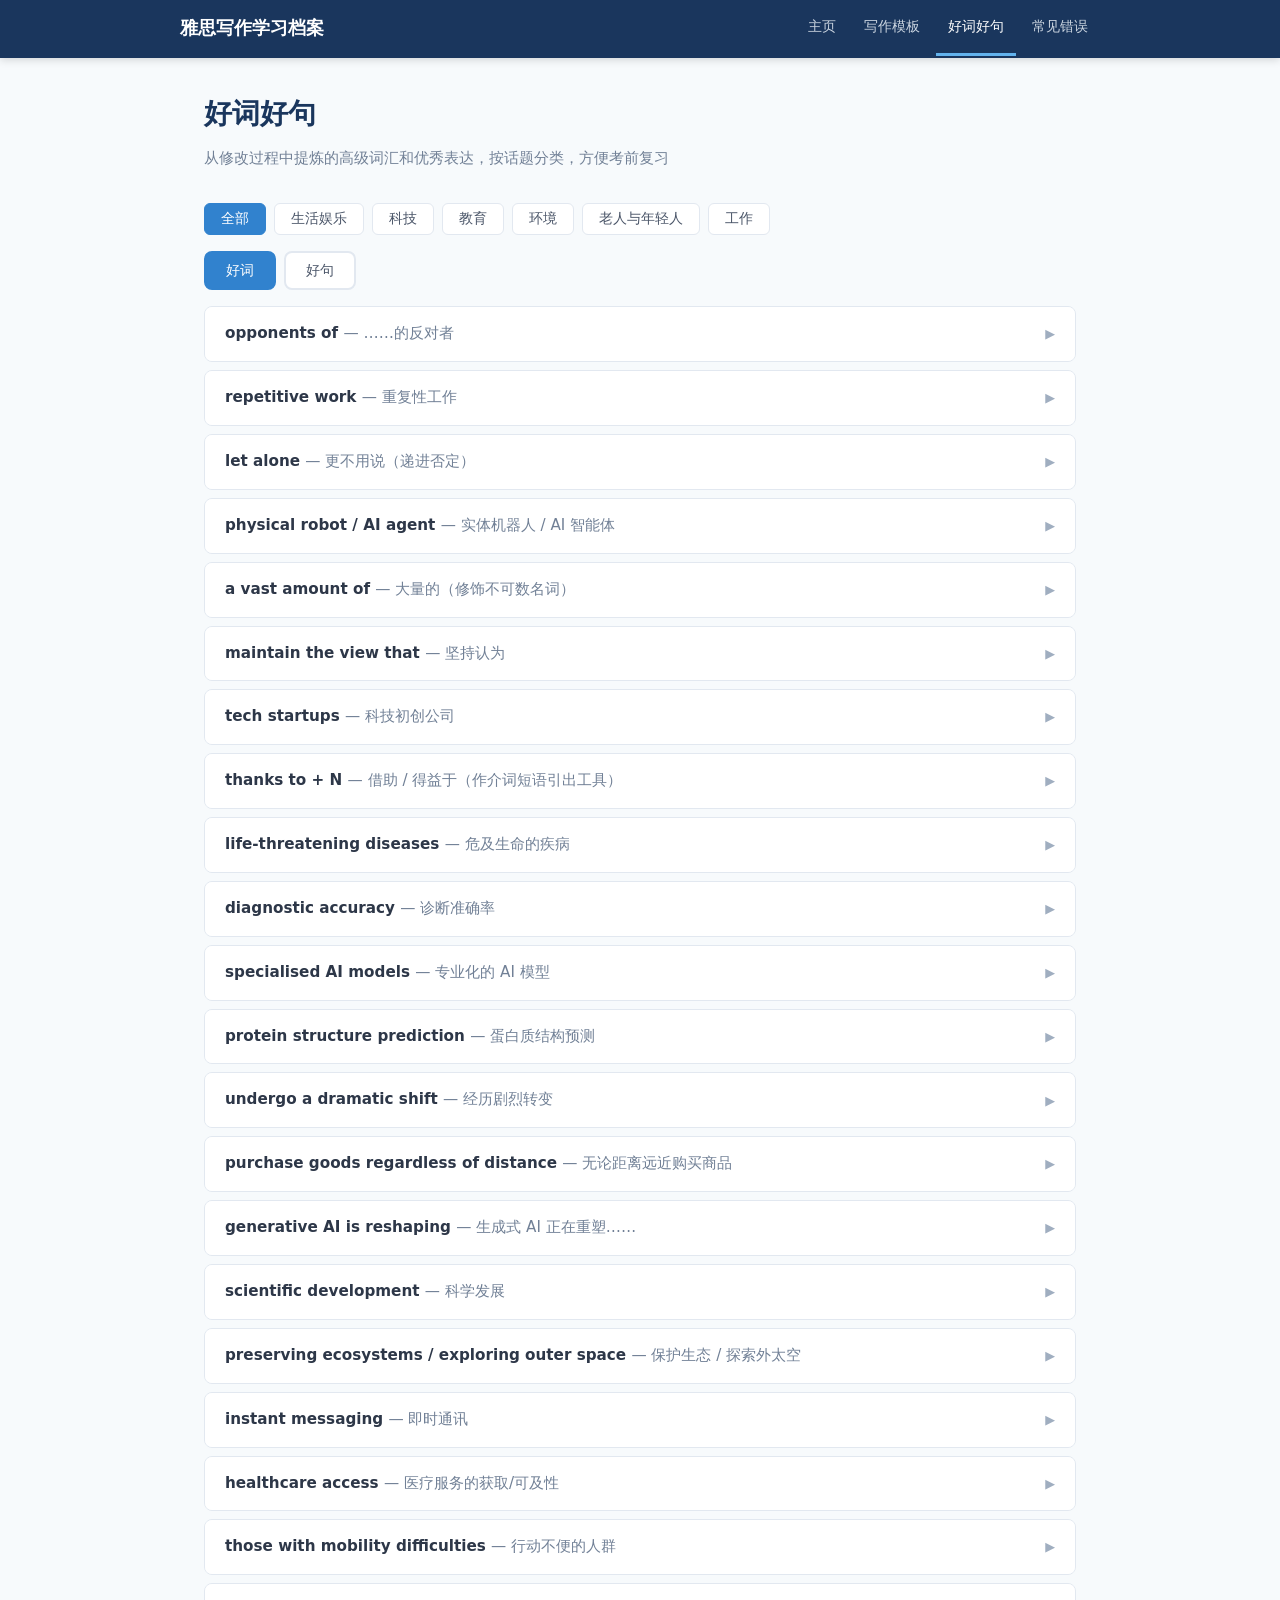
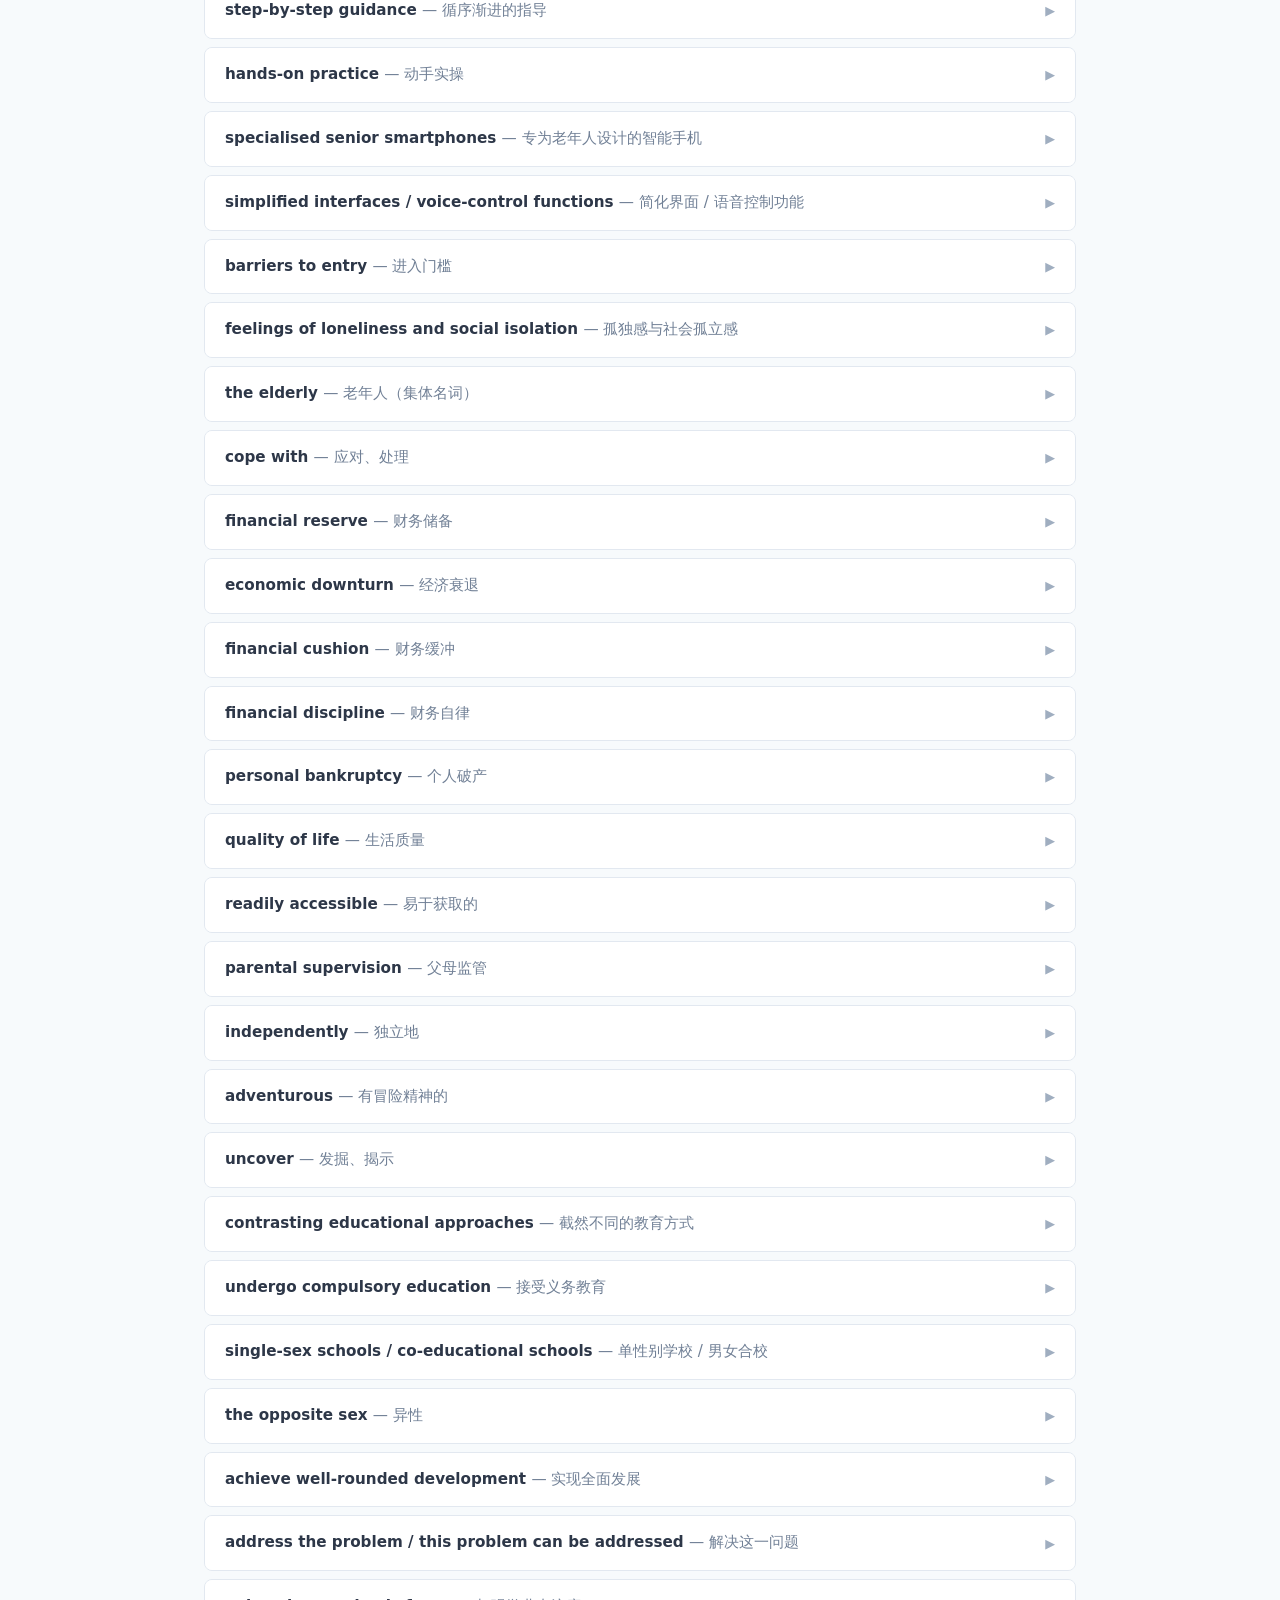
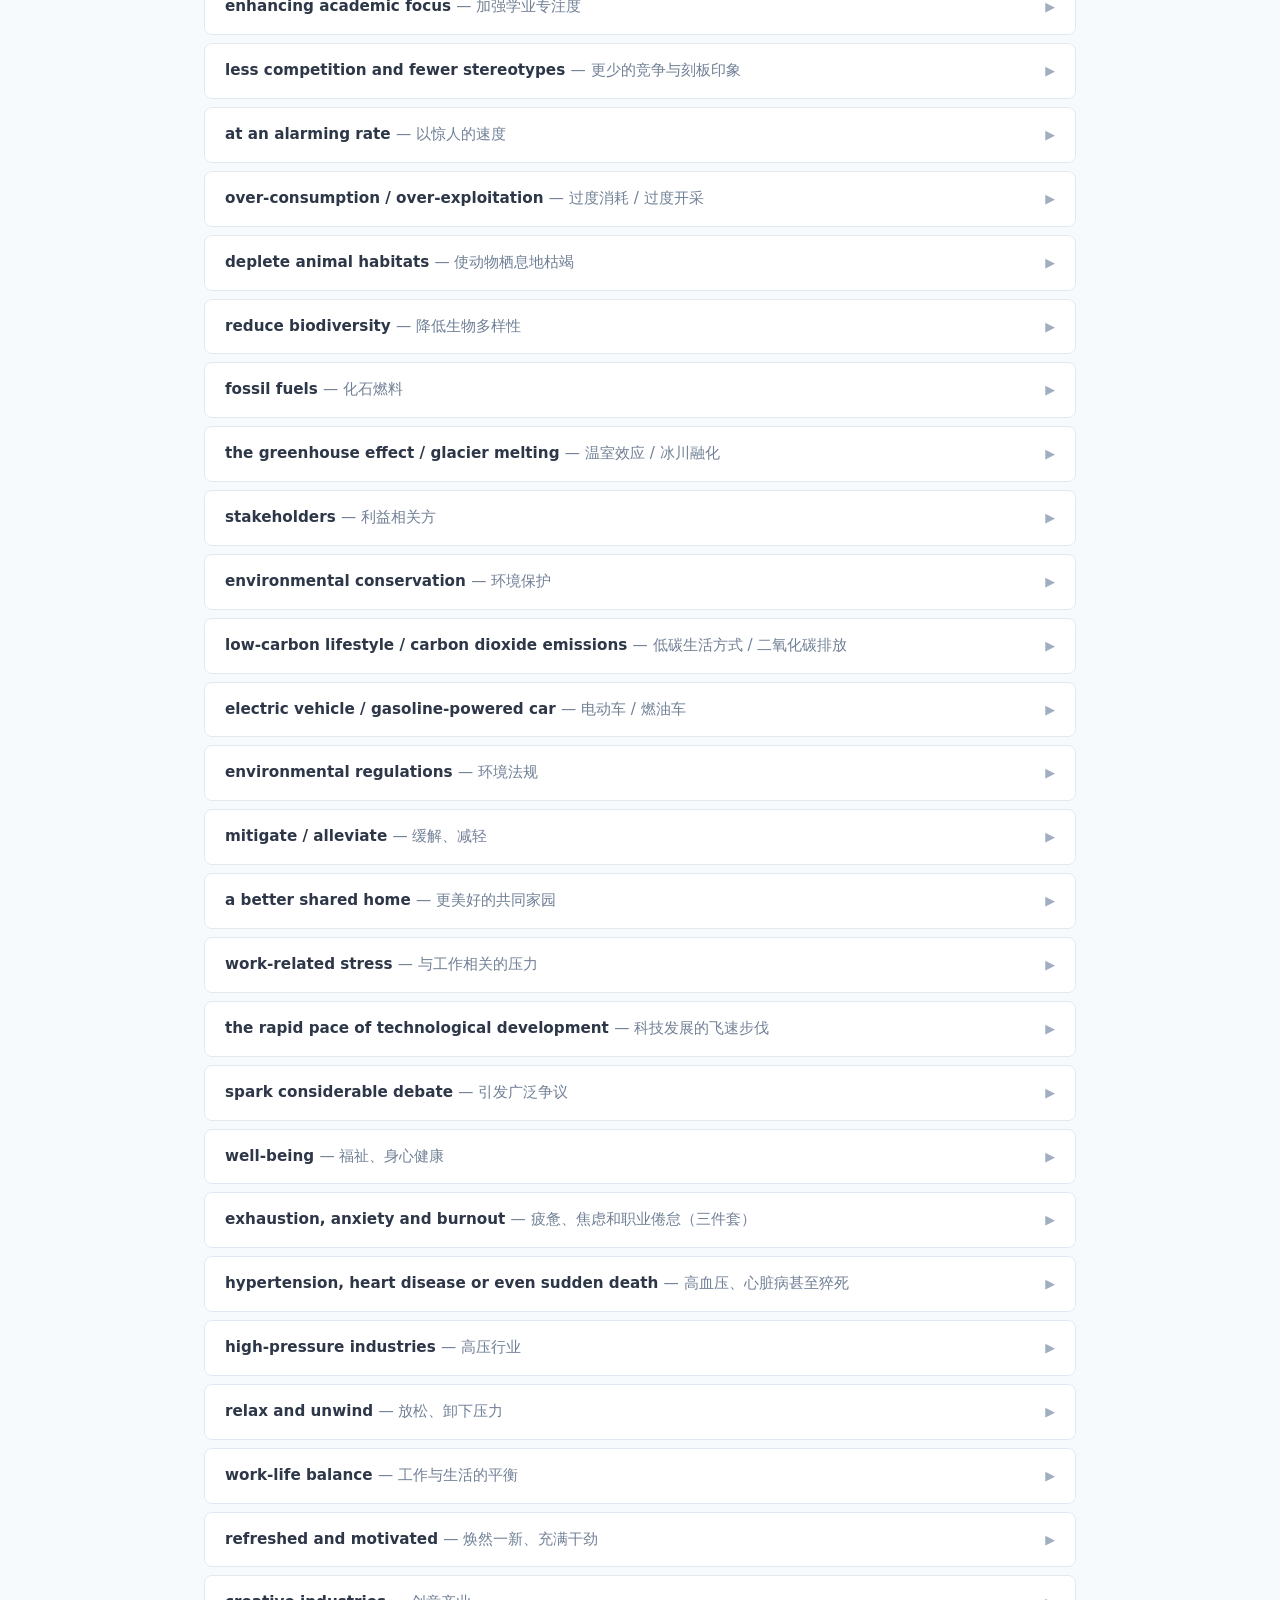
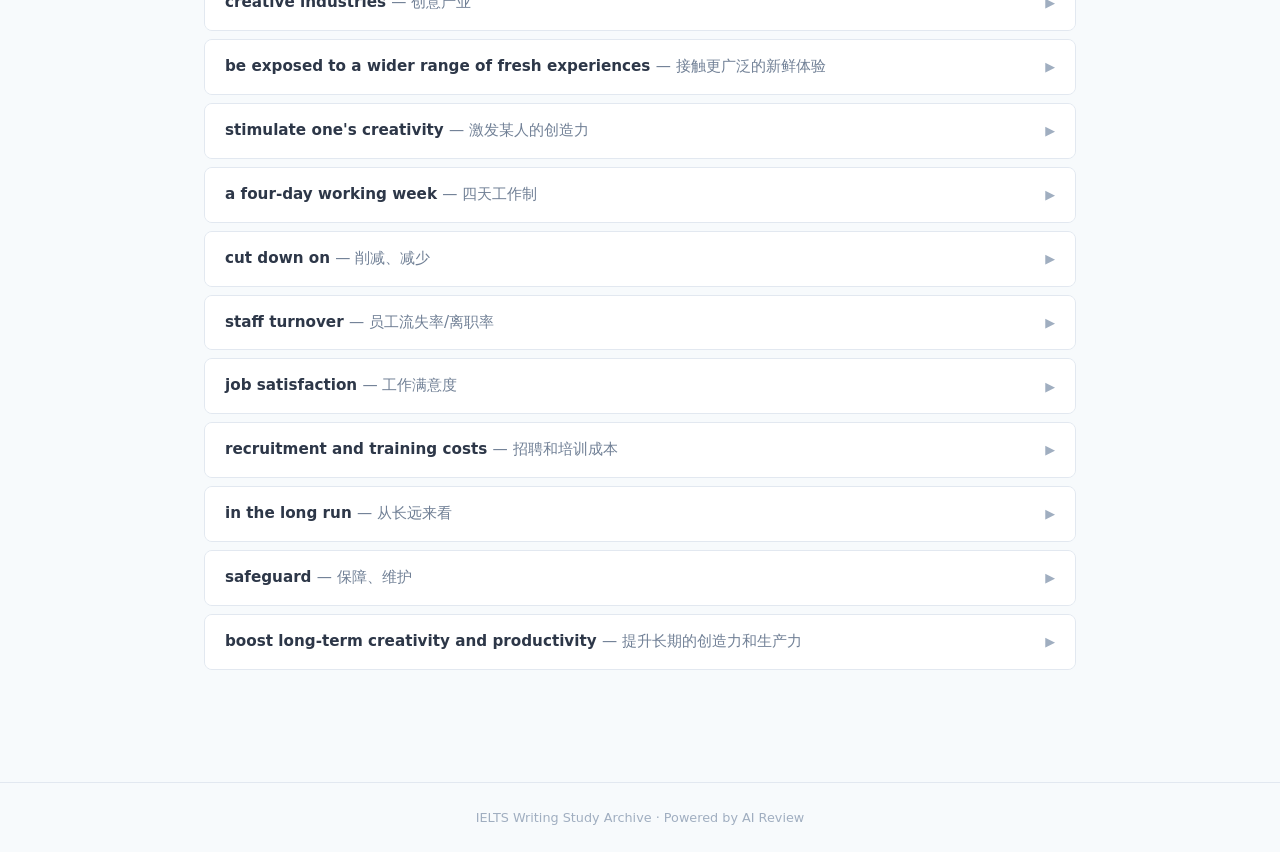
<file: vocabulary.html>
<!DOCTYPE html>
<html lang="zh-CN">
<head>
  <meta charset="UTF-8">
  <meta name="viewport" content="width=device-width, initial-scale=1.0">
  <title>好词好句 — 雅思写作学习档案</title>
  <link rel="stylesheet" href="css/style.css">
</head>
<body>
<div class="page-wrapper">

<nav class="navbar">
  <div class="container">
    <a href="index.html" class="navbar-brand">雅思写作学习档案</a>
    <div class="navbar-links">
      <a href="index.html">主页</a>
      <a href="templates.html">写作模板</a>
      <a href="vocabulary.html" class="active">好词好句</a>
      <a href="errors.html">常见错误</a>
    </div>
  </div>
</nav>

<main class="page-content">
  <div class="container">

    <div class="page-header">
      <h1>好词好句</h1>
      <p>从修改过程中提炼的高级词汇和优秀表达，按话题分类，方便考前复习</p>
    </div>

    <!-- 话题筛选 -->
    <div class="filter-group" data-group="topic">
      <button class="filter-btn active" onclick="filterItems('topic','all')">全部</button>
      <button class="filter-btn" onclick="filterItems('topic','lifestyle')">生活娱乐</button>
      <button class="filter-btn" onclick="filterItems('topic','technology')">科技</button>
      <button class="filter-btn" onclick="filterItems('topic','education')">教育</button>
      <button class="filter-btn" onclick="filterItems('topic','environment')">环境</button>
      <button class="filter-btn" onclick="filterItems('topic','elderly')">老人与年轻人</button>
      <button class="filter-btn" onclick="filterItems('topic','work')">工作</button>
    </div>

    <!-- 好词/好句切换 -->
    <div class="view-tabs" style="margin-top:8px;">
      <button class="view-tab active" data-view="vocab-words" onclick="switchView('vocab-words')">好词</button>
      <button class="view-tab" data-view="vocab-sentences" onclick="switchView('vocab-sentences')">好句</button>
    </div>

    <!-- 好词 -->
    <div id="vocab-words" class="view-panel active">

      <!-- === 科技话题好词 === -->
      <div class="accordion-item" data-topic="technology" data-essay="2026-04-13_robots">
        <div class="accordion-header" onclick="toggleAccordion(this)">
          <span><strong>opponents of</strong> <span style="color:#718096; font-weight:400;">— ……的反对者</span></span>
          <span class="arrow">▶</span>
        </div>
        <div class="accordion-body">
          <p><strong>使用场景：</strong>双边讨论题主体段引入反方观点的固定表达，替代 "people who disagree"</p>
          <p><strong>原文上下文：</strong>"<strong>opponents of</strong> robots would argue that these machines may result in people becoming increasingly lazy"</p>
          <p class="error-source"><strong>来源：</strong><a href="essays/2026-04-13_robots.html">2026-04-13 Robots</a></p>
        </div>
      </div>

      <div class="accordion-item" data-topic="technology" data-essay="2026-04-13_robots">
        <div class="accordion-header" onclick="toggleAccordion(this)">
          <span><strong>repetitive work</strong> <span style="color:#718096; font-weight:400;">— 重复性工作</span></span>
          <span class="arrow">▶</span>
        </div>
        <div class="accordion-body">
          <p><strong>使用场景：</strong>描述机械化、重复性的劳动，科技/工作话题高频词，替代 "repeated work"</p>
          <p><strong>原文上下文：</strong>"robots can help humans complete <strong>repetitive work</strong> efficiently"</p>
          <p class="error-source"><strong>来源：</strong><a href="essays/2026-04-13_robots.html">2026-04-13 Robots</a></p>
        </div>
      </div>

      <div class="accordion-item" data-topic="technology" data-essay="2026-04-13_robots">
        <div class="accordion-header" onclick="toggleAccordion(this)">
          <span><strong>let alone</strong> <span style="color:#718096; font-weight:400;">— 更不用说（递进否定）</span></span>
          <span class="arrow">▶</span>
        </div>
        <div class="accordion-body">
          <p><strong>使用场景：</strong>否定递进的高级连接词，用于反驳或论证强化，替代 "not to mention"</p>
          <p><strong>原文上下文：</strong>"they cannot function without human prompts, <strong>let alone</strong> replace human creativity"</p>
          <p class="error-source"><strong>来源：</strong><a href="essays/2026-04-13_robots.html">2026-04-13 Robots</a></p>
        </div>
      </div>

      <div class="accordion-item" data-topic="technology" data-essay="2026-04-13_robots">
        <div class="accordion-header" onclick="toggleAccordion(this)">
          <span><strong>physical robot / AI agent</strong> <span style="color:#718096; font-weight:400;">— 实体机器人 / AI 智能体</span></span>
          <span class="arrow">▶</span>
        </div>
        <div class="accordion-body">
          <p><strong>使用场景：</strong>科技话题区分硬件型与软件型机器人的精准术语，比 "entity robot" 等自创词更标准</p>
          <p><strong>原文上下文：</strong>"people can purchase a <strong>physical robot</strong> that resembles a real person...download an <strong>AI agent</strong> that lives on their laptop"</p>
          <p class="error-source"><strong>来源：</strong><a href="essays/2026-04-13_robots.html">2026-04-13 Robots</a></p>
        </div>
      </div>

      <div class="accordion-item" data-topic="technology" data-essay="2026-04-13_robots">
        <div class="accordion-header" onclick="toggleAccordion(this)">
          <span><strong>a vast amount of</strong> <span style="color:#718096; font-weight:400;">— 大量的（修饰不可数名词）</span></span>
          <span class="arrow">▶</span>
        </div>
        <div class="accordion-body">
          <p><strong>使用场景：</strong>修饰 information, data, knowledge 等不可数名词，替代 "plenty of / a lot of"</p>
          <p><strong>原文上下文：</strong>"capable of memorizing <strong>a vast amount of</strong> complex information"</p>
          <p class="error-source"><strong>来源：</strong><a href="essays/2026-04-13_robots.html">2026-04-13 Robots</a></p>
        </div>
      </div>

      <div class="accordion-item" data-topic="technology" data-essay="2026-04-13_robots">
        <div class="accordion-header" onclick="toggleAccordion(this)">
          <span><strong>maintain the view that</strong> <span style="color:#718096; font-weight:400;">— 坚持认为</span></span>
          <span class="arrow">▶</span>
        </div>
        <div class="accordion-body">
          <p><strong>使用场景：</strong>结论段坚定表态的地道搭配，替代 "sustain the point that" 等错误表达</p>
          <p><strong>原文上下文：</strong>"I still <strong>maintain the view that</strong> the benefits of using robots outweigh the drawbacks"</p>
          <p class="error-source"><strong>来源：</strong><a href="essays/2026-04-13_robots.html">2026-04-13 Robots</a></p>
        </div>
      </div>

      <div class="accordion-item" data-topic="technology" data-essay="2026-04-24_aim_of_science">
        <div class="accordion-header" onclick="toggleAccordion(this)">
          <span><strong>tech startups</strong> <span style="color:#718096; font-weight:400;">— 科技初创公司</span></span>
          <span class="arrow">▶</span>
        </div>
        <div class="accordion-body">
          <p><strong>使用场景：</strong>科技话题背景引入的标准术语；注意 startup 为单词（不可写作 "start up"），泛指行业用复数 startups</p>
          <p><strong>原文上下文：</strong>"With the boom of AI and <strong>tech startups</strong>, significant attention has been drawn to the role of science in public life"</p>
          <p class="error-source"><strong>来源：</strong><a href="essays/2026-04-24_aim_of_science.html">2026-04-24 Aim of Science</a></p>
        </div>
      </div>

      <div class="accordion-item" data-topic="technology" data-essay="2026-04-24_aim_of_science">
        <div class="accordion-header" onclick="toggleAccordion(this)">
          <span><strong>thanks to + N</strong> <span style="color:#718096; font-weight:400;">— 借助 / 得益于（作介词短语引出工具）</span></span>
          <span class="arrow">▶</span>
        </div>
        <div class="accordion-body">
          <p><strong>使用场景：</strong>科技/医疗话题举例时引出"借助某工具实现某成果"的地道介词短语，比 "with... that have been used" 更简洁</p>
          <p><strong>原文上下文：</strong>"<strong>thanks to</strong> AI tools now widely used in hospitals, doctors are able to detect cancer..."</p>
          <p class="error-source"><strong>来源：</strong><a href="essays/2026-04-24_aim_of_science.html">2026-04-24 Aim of Science</a></p>
        </div>
      </div>

      <div class="accordion-item" data-topic="technology" data-essay="2026-04-24_aim_of_science">
        <div class="accordion-header" onclick="toggleAccordion(this)">
          <span><strong>life-threatening diseases</strong> <span style="color:#718096; font-weight:400;">— 危及生命的疾病</span></span>
          <span class="arrow">▶</span>
        </div>
        <div class="accordion-body">
          <p><strong>使用场景：</strong>医疗/健康话题对"重症"的精准表达，一词涵盖"危及生命"的完整含义——避免 "terminal incurable"（晚期 + 无法治愈）的语义冗余</p>
          <p><strong>原文上下文：</strong>"doctors are able to detect cancer and other <strong>life-threatening diseases</strong> at an early stage"</p>
          <p class="error-source"><strong>来源：</strong><a href="essays/2026-04-24_aim_of_science.html">2026-04-24 Aim of Science</a></p>
        </div>
      </div>

      <div class="accordion-item" data-topic="technology" data-essay="2026-04-24_aim_of_science">
        <div class="accordion-header" onclick="toggleAccordion(this)">
          <span><strong>diagnostic accuracy</strong> <span style="color:#718096; font-weight:400;">— 诊断准确率</span></span>
          <span class="arrow">▶</span>
        </div>
        <div class="accordion-body">
          <p><strong>使用场景：</strong>医疗 AI 话题的学术标准搭配，"名词+名词" 复合结构，比 "the judgment result is accurate" 更简洁学术</p>
          <p><strong>原文上下文：</strong>"doctors are able to detect cancer..., with significantly higher <strong>diagnostic accuracy</strong>"</p>
          <p class="error-source"><strong>来源：</strong><a href="essays/2026-04-24_aim_of_science.html">2026-04-24 Aim of Science</a></p>
        </div>
      </div>

      <div class="accordion-item" data-topic="technology" data-essay="2026-04-24_aim_of_science">
        <div class="accordion-header" onclick="toggleAccordion(this)">
          <span><strong>specialised AI models</strong> <span style="color:#718096; font-weight:400;">— 专业化的 AI 模型</span></span>
          <span class="arrow">▶</span>
        </div>
        <div class="accordion-body">
          <p><strong>使用场景：</strong>机器学习/深度学习话题描述"针对特定任务训练的 AI 模型"的标准术语；"specialised" 英式拼写更切题，比 "special"（特殊的）准确</p>
          <p><strong>原文上下文：</strong>"scientists can use deep learning to train <strong>specialised AI models</strong> that can tirelessly carry out protein structure prediction"</p>
          <p class="error-source"><strong>来源：</strong><a href="essays/2026-04-24_aim_of_science.html">2026-04-24 Aim of Science</a></p>
        </div>
      </div>

      <div class="accordion-item" data-topic="technology" data-essay="2026-04-24_aim_of_science">
        <div class="accordion-header" onclick="toggleAccordion(this)">
          <span><strong>protein structure prediction</strong> <span style="color:#718096; font-weight:400;">— 蛋白质结构预测</span></span>
          <span class="arrow">▶</span>
        </div>
        <div class="accordion-body">
          <p><strong>使用场景：</strong>AI + 生物医药话题具体应用场景的标准术语（如 AlphaFold），展示学术广度</p>
          <p><strong>原文上下文：</strong>"specialised AI models that can tirelessly carry out <strong>protein structure prediction</strong>, thereby uncovering new possibilities for treating complex diseases"</p>
          <p class="error-source"><strong>来源：</strong><a href="essays/2026-04-24_aim_of_science.html">2026-04-24 Aim of Science</a></p>
        </div>
      </div>

      <div class="accordion-item" data-topic="technology" data-essay="2026-04-24_aim_of_science">
        <div class="accordion-header" onclick="toggleAccordion(this)">
          <span><strong>undergo a dramatic shift</strong> <span style="color:#718096; font-weight:400;">— 经历剧烈转变</span></span>
          <span class="arrow">▶</span>
        </div>
        <div class="accordion-body">
          <p><strong>使用场景：</strong>描述社会/生活方式层面的重大变化，"undergo" 比 "experience" 更学术，"dramatic" 比 "huge" 更精准描述程度</p>
          <p><strong>原文上下文：</strong>"people's entertainment and work have <strong>undergone a dramatic shift</strong> from offline to online"</p>
          <p class="error-source"><strong>来源：</strong><a href="essays/2026-04-24_aim_of_science.html">2026-04-24 Aim of Science</a></p>
        </div>
      </div>

      <div class="accordion-item" data-topic="technology" data-essay="2026-04-24_aim_of_science">
        <div class="accordion-header" onclick="toggleAccordion(this)">
          <span><strong>purchase goods regardless of distance</strong> <span style="color:#718096; font-weight:400;">— 无论距离远近购买商品</span></span>
          <span class="arrow">▶</span>
        </div>
        <div class="accordion-body">
          <p><strong>使用场景：</strong>电商/互联网话题描述"跨地域购物"的地道搭配；"purchase" 比 "buy" 更正式；"regardless of distance" 比 "without the restriction of distance" 更地道</p>
          <p><strong>原文上下文：</strong>"they use... platforms like Taobao and Amazon to <strong>purchase goods regardless of distance</strong>"</p>
          <p class="error-source"><strong>来源：</strong><a href="essays/2026-04-24_aim_of_science.html">2026-04-24 Aim of Science</a></p>
        </div>
      </div>

      <div class="accordion-item" data-topic="technology" data-essay="2026-04-24_aim_of_science">
        <div class="accordion-header" onclick="toggleAccordion(this)">
          <span><strong>generative AI is reshaping</strong> <span style="color:#718096; font-weight:400;">— 生成式 AI 正在重塑……</span></span>
          <span class="arrow">▶</span>
        </div>
        <div class="accordion-body">
          <p><strong>使用场景：</strong>2024-2026 科技话题热点句式，用现在进行时强调"正在发生的变革"；注意 "generative AI" 作为抽象类别不加定冠词 the</p>
          <p><strong>原文上下文：</strong>"Moreover, <strong>generative AI is also reshaping</strong> the way we write and work"</p>
          <p class="error-source"><strong>来源：</strong><a href="essays/2026-04-24_aim_of_science.html">2026-04-24 Aim of Science</a></p>
        </div>
      </div>

      <div class="accordion-item" data-topic="technology" data-essay="2026-04-24_aim_of_science">
        <div class="accordion-header" onclick="toggleAccordion(this)">
          <span><strong>scientific development</strong> <span style="color:#718096; font-weight:400;">— 科学发展</span></span>
          <span class="arrow">▶</span>
        </div>
        <div class="accordion-body">
          <p><strong>使用场景：</strong>科技/科学话题的术语枢纽词，形容词 "scientific" 修饰名词 "development" 比 "science development"（名词+名词）更地道</p>
          <p><strong>原文上下文：</strong>"<strong>scientific development</strong> plays an important role in improving human physical well-being"</p>
          <p class="error-source"><strong>来源：</strong><a href="essays/2026-04-24_aim_of_science.html">2026-04-24 Aim of Science</a></p>
        </div>
      </div>

      <div class="accordion-item" data-topic="technology" data-essay="2026-04-24_aim_of_science">
        <div class="accordion-header" onclick="toggleAccordion(this)">
          <span><strong>preserving ecosystems / exploring outer space</strong> <span style="color:#718096; font-weight:400;">— 保护生态 / 探索外太空</span></span>
          <span class="arrow">▶</span>
        </div>
        <div class="accordion-body">
          <p><strong>使用场景：</strong>结论段列举"非题目核心的科学目标"的并列动名词短语；注意生态系统已存在，应是 "preserving"（保护）而非 "creating"（创造）</p>
          <p><strong>原文上下文：</strong>"even though science also serves as a powerful tool to address issues..., such as <strong>preserving ecosystems or exploring outer space</strong>"</p>
          <p class="error-source"><strong>来源：</strong><a href="essays/2026-04-24_aim_of_science.html">2026-04-24 Aim of Science</a></p>
        </div>
      </div>

      <!-- === 2026-04-25 Elder People and Smartphone 新增老人×科技话题好词 === -->
      <div class="accordion-item" data-topic="elderly" data-essay="2026-04-25_elder_people_and_smartphone">
        <div class="accordion-header" onclick="toggleAccordion(this)">
          <span><strong>instant messaging</strong> <span style="color:#718096; font-weight:400;">— 即时通讯</span></span>
          <span class="arrow">▶</span>
        </div>
        <div class="accordion-body">
          <p><strong>使用场景：</strong>科技话题描述微信/WhatsApp 等通讯方式的标准术语，与"video calls / social media"形成精准并列；替代笼统的 "messages"</p>
          <p><strong>原文上下文：</strong>"with the help of video calls, social media and <strong>instant messaging</strong>, the elderly can stay in close touch with family members and friends regardless of distance"</p>
          <p class="error-source"><strong>来源：</strong><a href="essays/2026-04-25_elder_people_and_smartphone.html">2026-04-25 Elder People and Smartphone</a></p>
        </div>
      </div>

      <div class="accordion-item" data-topic="elderly" data-essay="2026-04-25_elder_people_and_smartphone">
        <div class="accordion-header" onclick="toggleAccordion(this)">
          <span><strong>healthcare access</strong> <span style="color:#718096; font-weight:400;">— 医疗服务的获取/可及性</span></span>
          <span class="arrow">▶</span>
        </div>
        <div class="accordion-body">
          <p><strong>使用场景：</strong>医疗话题高分搭配，比 "health care" 更现代、更聚焦于"获取医疗服务的便利性"；healthcare 现代标准为一个单词</p>
          <p><strong>原文上下文：</strong>"another significant benefit lies in <strong>healthcare access</strong> and daily convenience"</p>
          <p class="error-source"><strong>来源：</strong><a href="essays/2026-04-25_elder_people_and_smartphone.html">2026-04-25 Elder People and Smartphone</a></p>
        </div>
      </div>

      <div class="accordion-item" data-topic="elderly" data-essay="2026-04-25_elder_people_and_smartphone">
        <div class="accordion-header" onclick="toggleAccordion(this)">
          <span><strong>those with mobility difficulties</strong> <span style="color:#718096; font-weight:400;">— 行动不便的人群</span></span>
          <span class="arrow">▶</span>
        </div>
        <div class="accordion-body">
          <p><strong>使用场景：</strong>描述老年人或残障群体的中性、地道表达，比 "elderly who have mobility difficulties" 更简洁；"those with + N" 结构跨话题通用</p>
          <p><strong>原文上下文：</strong>"<strong>those with mobility difficulties</strong> can also use online shopping, mobile payments and food delivery services to purchase goods"</p>
          <p class="error-source"><strong>来源：</strong><a href="essays/2026-04-25_elder_people_and_smartphone.html">2026-04-25 Elder People and Smartphone</a></p>
        </div>
      </div>

      <div class="accordion-item" data-topic="elderly" data-essay="2026-04-25_elder_people_and_smartphone">
        <div class="accordion-header" onclick="toggleAccordion(this)">
          <span><strong>step-by-step guidance</strong> <span style="color:#718096; font-weight:400;">— 循序渐进的指导</span></span>
          <span class="arrow">▶</span>
        </div>
        <div class="accordion-body">
          <p><strong>使用场景：</strong>教育/培训话题描述教学方式的高分搭配，比 "teach by step" 等中式表达地道得多</p>
          <p><strong>原文上下文：</strong>"family members... should patiently teach older people how to use smartphones through <strong>step-by-step guidance</strong>"</p>
          <p class="error-source"><strong>来源：</strong><a href="essays/2026-04-25_elder_people_and_smartphone.html">2026-04-25 Elder People and Smartphone</a></p>
        </div>
      </div>

      <div class="accordion-item" data-topic="elderly" data-essay="2026-04-25_elder_people_and_smartphone">
        <div class="accordion-header" onclick="toggleAccordion(this)">
          <span><strong>hands-on practice</strong> <span style="color:#718096; font-weight:400;">— 动手实操</span></span>
          <span class="arrow">▶</span>
        </div>
        <div class="accordion-body">
          <p><strong>使用场景：</strong>教育/培训话题描述实操型学习的高分术语；与 "using simple language" 形成"语言+实操"双管齐下教学方式的并列</p>
          <p><strong>原文上下文：</strong>"community centres and neighbourhoods can also offer free training courses for seniors, using simple language and <strong>hands-on practice</strong>"</p>
          <p class="error-source"><strong>来源：</strong><a href="essays/2026-04-25_elder_people_and_smartphone.html">2026-04-25 Elder People and Smartphone</a></p>
        </div>
      </div>

      <div class="accordion-item" data-topic="elderly" data-essay="2026-04-25_elder_people_and_smartphone">
        <div class="accordion-header" onclick="toggleAccordion(this)">
          <span><strong>specialised senior smartphones</strong> <span style="color:#718096; font-weight:400;">— 专为老年人设计的智能手机</span></span>
          <span class="arrow">▶</span>
        </div>
        <div class="accordion-body">
          <p><strong>使用场景：</strong>科技话题精准产品类术语；用 "specialised"（专业化的）替代笼统 "special"（特殊的）；用 "smartphones" 替代美式 "cell phone"——兼顾英式拼写规范与术语精准</p>
          <p><strong>原文上下文：</strong>"smartphone manufacturers play an equally important role by designing <strong>specialised senior smartphones</strong> with simplified interfaces and voice-control functions"</p>
          <p class="error-source"><strong>来源：</strong><a href="essays/2026-04-25_elder_people_and_smartphone.html">2026-04-25 Elder People and Smartphone</a></p>
        </div>
      </div>

      <div class="accordion-item" data-topic="elderly" data-essay="2026-04-25_elder_people_and_smartphone">
        <div class="accordion-header" onclick="toggleAccordion(this)">
          <span><strong>simplified interfaces / voice-control functions</strong> <span style="color:#718096; font-weight:400;">— 简化界面 / 语音控制功能</span></span>
          <span class="arrow">▶</span>
        </div>
        <div class="accordion-body">
          <p><strong>使用场景：</strong>科技产品功能描述的标准术语；适用于"老年友好型设计""无障碍科技""智慧养老"等话题</p>
          <p><strong>原文上下文：</strong>"designing specialised senior smartphones with <strong>simplified interfaces and voice-control functions</strong>, in order to lower the barriers to entry"</p>
          <p class="error-source"><strong>来源：</strong><a href="essays/2026-04-25_elder_people_and_smartphone.html">2026-04-25 Elder People and Smartphone</a></p>
        </div>
      </div>

      <div class="accordion-item" data-topic="elderly" data-essay="2026-04-25_elder_people_and_smartphone">
        <div class="accordion-header" onclick="toggleAccordion(this)">
          <span><strong>barriers to entry</strong> <span style="color:#718096; font-weight:400;">— 进入门槛</span></span>
          <span class="arrow">▶</span>
        </div>
        <div class="accordion-body">
          <p><strong>使用场景：</strong>固定经济学/产业术语，描述使用某项服务/产品的入门难度；比 "barriers to use" 更地道；适用于科技、教育、商业等多话题</p>
          <p><strong>原文上下文：</strong>"in order to lower the <strong>barriers to entry</strong>"</p>
          <p class="error-source"><strong>来源：</strong><a href="essays/2026-04-25_elder_people_and_smartphone.html">2026-04-25 Elder People and Smartphone</a></p>
        </div>
      </div>

      <div class="accordion-item" data-topic="elderly" data-essay="2026-04-25_elder_people_and_smartphone">
        <div class="accordion-header" onclick="toggleAccordion(this)">
          <span><strong>feelings of loneliness and social isolation</strong> <span style="color:#718096; font-weight:400;">— 孤独感与社会孤立感</span></span>
          <span class="arrow">▶</span>
        </div>
        <div class="accordion-body">
          <p><strong>使用场景：</strong>社会学话题标准学术搭配，描述独居/边缘群体的心理状态；"social isolation" 是雅思高分话题词</p>
          <p><strong>原文上下文：</strong>"This is particularly important for those who live alone, as it can reduce <strong>feelings of loneliness and social isolation</strong>"</p>
          <p class="error-source"><strong>来源：</strong><a href="essays/2026-04-25_elder_people_and_smartphone.html">2026-04-25 Elder People and Smartphone</a></p>
        </div>
      </div>

      <div class="accordion-item" data-topic="elderly" data-essay="2026-04-25_elder_people_and_smartphone">
        <div class="accordion-header" onclick="toggleAccordion(this)">
          <span><strong>the elderly</strong> <span style="color:#718096; font-weight:400;">— 老年人（集体名词）</span></span>
          <span class="arrow">▶</span>
        </div>
        <div class="accordion-body">
          <p><strong>使用场景：</strong>"the + 形容词" 表整个群体——the elderly = 老年人，比 "elderly people" 更简洁，比 "the aged"（略带歧视色彩）更中性；类似的还有 the young / the rich / the disabled</p>
          <p><strong>原文上下文：</strong>"empower <strong>the elderly</strong> to embrace digital technology more easily"</p>
          <p class="error-source"><strong>来源：</strong><a href="essays/2026-04-25_elder_people_and_smartphone.html">2026-04-25 Elder People and Smartphone</a></p>
        </div>
      </div>

      <!-- === 生活娱乐话题好词 === -->
      <div class="accordion-item" data-topic="lifestyle" data-essay="2026-03-21_saving_money">
        <div class="accordion-header" onclick="toggleAccordion(this)">
          <span><strong>cope with</strong> <span style="color:#718096; font-weight:400;">— 应对、处理</span></span>
          <span class="arrow">▶</span>
        </div>
        <div class="accordion-body">
          <p><strong>使用场景：</strong>描述应对挑战或困难的能力，替代简单的 "face" 或 "deal with"</p>
          <p><strong>原文上下文：</strong>"saving money enables people to <strong>cope with</strong> social changes and unexpected challenges"</p>
          <p class="error-source"><strong>来源：</strong><a href="essays/2026-03-21_saving_money.html">2026-03-21 Saving Money</a></p>
        </div>
      </div>

      <div class="accordion-item" data-topic="lifestyle" data-essay="2026-03-21_saving_money">
        <div class="accordion-header" onclick="toggleAccordion(this)">
          <span><strong>financial reserve</strong> <span style="color:#718096; font-weight:400;">— 财务储备</span></span>
          <span class="arrow">▶</span>
        </div>
        <div class="accordion-body">
          <p><strong>使用场景：</strong>描述存款或储蓄金额，替代简单的 "savings" 或 "money"</p>
          <p><strong>原文上下文：</strong>"those who maintain a <strong>financial reserve</strong> tend to enjoy a better quality of life"</p>
          <p class="error-source"><strong>来源：</strong><a href="essays/2026-03-21_saving_money.html">2026-03-21 Saving Money</a></p>
        </div>
      </div>

      <div class="accordion-item" data-topic="lifestyle" data-essay="2026-03-21_saving_money">
        <div class="accordion-header" onclick="toggleAccordion(this)">
          <span><strong>economic downturn</strong> <span style="color:#718096; font-weight:400;">— 经济衰退</span></span>
          <span class="arrow">▶</span>
        </div>
        <div class="accordion-body">
          <p><strong>使用场景：</strong>描述经济不景气时期，金融/经济话题高频词汇</p>
          <p><strong>原文上下文：</strong>"those who lack adequate savings during an <strong>economic downturn</strong>"</p>
          <p class="error-source"><strong>来源：</strong><a href="essays/2026-03-21_saving_money.html">2026-03-21 Saving Money</a></p>
        </div>
      </div>

      <div class="accordion-item" data-topic="lifestyle" data-essay="2026-03-21_saving_money">
        <div class="accordion-header" onclick="toggleAccordion(this)">
          <span><strong>financial cushion</strong> <span style="color:#718096; font-weight:400;">— 财务缓冲</span></span>
          <span class="arrow">▶</span>
        </div>
        <div class="accordion-body">
          <p><strong>使用场景：</strong>形象描述储蓄提供的安全保障，比喻用法，适合提升词汇分</p>
          <p><strong>原文上下文：</strong>"This <strong>financial cushion</strong> allows people to sustain their basic needs without falling into debt"</p>
          <p class="error-source"><strong>来源：</strong><a href="essays/2026-03-21_saving_money.html">2026-03-21 Saving Money</a></p>
        </div>
      </div>

      <div class="accordion-item" data-topic="lifestyle" data-essay="2026-03-21_saving_money">
        <div class="accordion-header" onclick="toggleAccordion(this)">
          <span><strong>financial discipline</strong> <span style="color:#718096; font-weight:400;">— 财务自律</span></span>
          <span class="arrow">▶</span>
        </div>
        <div class="accordion-body">
          <p><strong>使用场景：</strong>描述理财意识和自我约束，金融话题核心表达</p>
          <p><strong>原文上下文：</strong>"those who lack the awareness of <strong>financial discipline</strong> may face the risk of personal bankruptcy"</p>
          <p class="error-source"><strong>来源：</strong><a href="essays/2026-03-21_saving_money.html">2026-03-21 Saving Money</a></p>
        </div>
      </div>

      <div class="accordion-item" data-topic="lifestyle" data-essay="2026-03-21_saving_money">
        <div class="accordion-header" onclick="toggleAccordion(this)">
          <span><strong>personal bankruptcy</strong> <span style="color:#718096; font-weight:400;">— 个人破产</span></span>
          <span class="arrow">▶</span>
        </div>
        <div class="accordion-body">
          <p><strong>使用场景：</strong>描述过度消费的严重后果，用于反面论证</p>
          <p><strong>原文上下文：</strong>"may face the risk of <strong>personal bankruptcy</strong> in the future due to uncontrolled spending habits"</p>
          <p class="error-source"><strong>来源：</strong><a href="essays/2026-03-21_saving_money.html">2026-03-21 Saving Money</a></p>
        </div>
      </div>

      <div class="accordion-item" data-topic="lifestyle" data-essay="2026-03-21_saving_money">
        <div class="accordion-header" onclick="toggleAccordion(this)">
          <span><strong>quality of life</strong> <span style="color:#718096; font-weight:400;">— 生活质量</span></span>
          <span class="arrow">▶</span>
        </div>
        <div class="accordion-body">
          <p><strong>使用场景：</strong>描述生活水平，替代简单的 "life condition"，万能高频表达</p>
          <p><strong>原文上下文：</strong>"tend to enjoy a better <strong>quality of life</strong>"</p>
          <p class="error-source"><strong>来源：</strong><a href="essays/2026-03-21_saving_money.html">2026-03-21 Saving Money</a></p>
        </div>
      </div>

      <div class="accordion-item" data-topic="lifestyle" data-essay="2026-03-21_saving_money">
        <div class="accordion-header" onclick="toggleAccordion(this)">
          <span><strong>readily accessible</strong> <span style="color:#718096; font-weight:400;">— 易于获取的</span></span>
          <span class="arrow">▶</span>
        </div>
        <div class="accordion-body">
          <p><strong>使用场景：</strong>描述信息或资源容易获得，适用于科技/互联网相关论证</p>
          <p><strong>原文上下文：</strong>"financial information is <strong>readily accessible</strong>"</p>
          <p class="error-source"><strong>来源：</strong><a href="essays/2026-03-21_saving_money.html">2026-03-21 Saving Money</a></p>
        </div>
      </div>

      <!-- === 教育话题好词 === -->
      <div class="accordion-item" data-topic="education" data-essay="2026-04-14_children_freedom">
        <div class="accordion-header" onclick="toggleAccordion(this)">
          <span><strong>parental supervision</strong> <span style="color:#718096; font-weight:400;">— 父母监管</span></span>
          <span class="arrow">▶</span>
        </div>
        <div class="accordion-body">
          <p><strong>使用场景：</strong>讨论儿童教育、家庭管教话题时，替代 "parents guard" 或 "parents' care"</p>
          <p><strong>原文上下文：</strong>"safety and self-discipline problems for children without <strong>parental supervision</strong>"</p>
          <p class="error-source"><strong>来源：</strong><a href="essays/2026-04-14_children_freedom.html">2026-04-14 Children Freedom</a></p>
        </div>
      </div>

      <div class="accordion-item" data-topic="education" data-essay="2026-04-14_children_freedom">
        <div class="accordion-header" onclick="toggleAccordion(this)">
          <span><strong>independently</strong> <span style="color:#718096; font-weight:400;">— 独立地</span></span>
          <span class="arrow">▶</span>
        </div>
        <div class="accordion-body">
          <p><strong>使用场景：</strong>描述孩子独立完成任务的能力，替代 "by themselves" 或 "alone"</p>
          <p><strong>原文上下文：</strong>"youngsters will try to figure it out <strong>independently</strong>"</p>
          <p class="error-source"><strong>来源：</strong><a href="essays/2026-04-14_children_freedom.html">2026-04-14 Children Freedom</a></p>
        </div>
      </div>

      <div class="accordion-item" data-topic="education" data-essay="2026-04-14_children_freedom">
        <div class="accordion-header" onclick="toggleAccordion(this)">
          <span><strong>adventurous</strong> <span style="color:#718096; font-weight:400;">— 有冒险精神的</span></span>
          <span class="arrow">▶</span>
        </div>
        <div class="accordion-body">
          <p><strong>使用场景：</strong>描述年轻人勇于尝试新事物的品质，替代错误用词 "gamble"</p>
          <p><strong>原文上下文：</strong>"they may be more <strong>adventurous</strong> than when they grow up"</p>
          <p class="error-source"><strong>来源：</strong><a href="essays/2026-04-14_children_freedom.html">2026-04-14 Children Freedom</a></p>
        </div>
      </div>

      <div class="accordion-item" data-topic="education" data-essay="2026-04-14_children_freedom">
        <div class="accordion-header" onclick="toggleAccordion(this)">
          <span><strong>uncover</strong> <span style="color:#718096; font-weight:400;">— 发掘、揭示</span></span>
          <span class="arrow">▶</span>
        </div>
        <div class="accordion-body">
          <p><strong>使用场景：</strong>描述发现人才/潜力，替代 "dig" 或 "mining" 等不当搭配</p>
          <p><strong>原文上下文：</strong>"help <strong>uncover</strong> children's talents more easily"</p>
          <p class="error-source"><strong>来源：</strong><a href="essays/2026-04-14_children_freedom.html">2026-04-14 Children Freedom</a></p>
        </div>
      </div>

      <div class="accordion-item" data-topic="education" data-essay="2026-04-14_children_freedom">
        <div class="accordion-header" onclick="toggleAccordion(this)">
          <span><strong>contrasting educational approaches</strong> <span style="color:#718096; font-weight:400;">— 截然不同的教育方式</span></span>
          <span class="arrow">▶</span>
        </div>
        <div class="accordion-body">
          <p><strong>使用场景：</strong>教育话题中对比不同教育体系的正式表达，替代 "different education pattern"</p>
          <p><strong>原文上下文：</strong>"the <strong>contrasting educational approaches</strong> between China and America"</p>
          <p class="error-source"><strong>来源：</strong><a href="essays/2026-04-14_children_freedom.html">2026-04-14 Children Freedom</a></p>
        </div>
      </div>

      <div class="accordion-item" data-topic="education" data-essay="2026-04-14_children_freedom">
        <div class="accordion-header" onclick="toggleAccordion(this)">
          <span><strong>undergo compulsory education</strong> <span style="color:#718096; font-weight:400;">— 接受义务教育</span></span>
          <span class="arrow">▶</span>
        </div>
        <div class="accordion-body">
          <p><strong>使用场景：</strong>描述接受强制性教育的学术表达，替代 "take compulsory education"</p>
          <p><strong>原文上下文：</strong>"Chinese students typically <strong>undergo compulsory education</strong>"</p>
          <p class="error-source"><strong>来源：</strong><a href="essays/2026-04-14_children_freedom.html">2026-04-14 Children Freedom</a></p>
        </div>
      </div>

      <!-- === 2026-04-18 Uni-sexual School 新增教育话题好词 === -->
      <div class="accordion-item" data-topic="education" data-essay="2026-04-18_uni-sexual_school">
        <div class="accordion-header" onclick="toggleAccordion(this)">
          <span><strong>single-sex schools / co-educational schools</strong> <span style="color:#718096; font-weight:400;">— 单性别学校 / 男女合校</span></span>
          <span class="arrow">▶</span>
        </div>
        <div class="accordion-body">
          <p><strong>使用场景：</strong>教育话题讨论学校类型的标准术语，替代不规范的 "single sexual school / bigender school"</p>
          <p><strong>原文上下文：</strong>"<strong>single-sex schools</strong> could give young students more opportunities...try things they cannot do...in <strong>co-educational schools</strong>"</p>
          <p class="error-source"><strong>来源：</strong><a href="essays/2026-04-18_uni-sexual_school.html">2026-04-18 Uni-sexual School</a></p>
        </div>
      </div>

      <div class="accordion-item" data-topic="education" data-essay="2026-04-18_uni-sexual_school">
        <div class="accordion-header" onclick="toggleAccordion(this)">
          <span><strong>the opposite sex</strong> <span style="color:#718096; font-weight:400;">— 异性</span></span>
          <span class="arrow">▶</span>
        </div>
        <div class="accordion-body">
          <p><strong>使用场景：</strong>教育/青少年/两性关系话题的地道表达，替代冗余的 "opposite gender people" 或 "difference sexual people"</p>
          <p><strong>原文上下文：</strong>"lack opportunities to communicate with <strong>the opposite sex</strong>...without distractions from <strong>the opposite sex</strong>"</p>
          <p class="error-source"><strong>来源：</strong><a href="essays/2026-04-18_uni-sexual_school.html">2026-04-18 Uni-sexual School</a></p>
        </div>
      </div>

      <div class="accordion-item" data-topic="education" data-essay="2026-04-18_uni-sexual_school">
        <div class="accordion-header" onclick="toggleAccordion(this)">
          <span><strong>achieve well-rounded development</strong> <span style="color:#718096; font-weight:400;">— 实现全面发展</span></span>
          <span class="arrow">▶</span>
        </div>
        <div class="accordion-body">
          <p><strong>使用场景：</strong>教育话题描述学生综合素养成长的高频搭配，替代口语化的 "have a well-rounded development"</p>
          <p><strong>原文上下文：</strong>"single-sex schools could give young students more opportunities to <strong>achieve well-rounded development</strong>"</p>
          <p class="error-source"><strong>来源：</strong><a href="essays/2026-04-18_uni-sexual_school.html">2026-04-18 Uni-sexual School</a></p>
        </div>
      </div>

      <div class="accordion-item" data-topic="education" data-essay="2026-04-18_uni-sexual_school">
        <div class="accordion-header" onclick="toggleAccordion(this)">
          <span><strong>address the problem / this problem can be addressed</strong> <span style="color:#718096; font-weight:400;">— 解决这一问题</span></span>
          <span class="arrow">▶</span>
        </div>
        <div class="accordion-body">
          <p><strong>使用场景：</strong>让步反驳段中处理抽象问题的高分替换词，替代基础动词 "solve"</p>
          <p><strong>原文上下文：</strong>"I believe <strong>this problem can be addressed</strong> through social activities outside school"</p>
          <p class="error-source"><strong>来源：</strong><a href="essays/2026-04-18_uni-sexual_school.html">2026-04-18 Uni-sexual School</a></p>
        </div>
      </div>

      <div class="accordion-item" data-topic="education" data-essay="2026-04-18_uni-sexual_school">
        <div class="accordion-header" onclick="toggleAccordion(this)">
          <span><strong>enhancing academic focus</strong> <span style="color:#718096; font-weight:400;">— 加强学业专注度</span></span>
          <span class="arrow">▶</span>
        </div>
        <div class="accordion-body">
          <p><strong>使用场景：</strong>教育话题结尾段总结学业优势的学术搭配，替代口语化的 "improving academic focus"</p>
          <p><strong>原文上下文：</strong>"their advantages of offering opportunities for students' well-rounded development and <strong>enhancing academic focus</strong> are more significant"</p>
          <p class="error-source"><strong>来源：</strong><a href="essays/2026-04-18_uni-sexual_school.html">2026-04-18 Uni-sexual School</a></p>
        </div>
      </div>

      <div class="accordion-item" data-topic="education" data-essay="2026-04-18_uni-sexual_school">
        <div class="accordion-header" onclick="toggleAccordion(this)">
          <span><strong>less competition and fewer stereotypes</strong> <span style="color:#718096; font-weight:400;">— 更少的竞争与刻板印象</span></span>
          <span class="arrow">▶</span>
        </div>
        <div class="accordion-body">
          <p><strong>使用场景：</strong>教育/两性话题中论证环境优势的名词并列搭配，注意 less（不可数）+ fewer（可数）搭配准确</p>
          <p><strong>原文上下文：</strong>"There will be <strong>less competition and fewer stereotypes</strong>, giving students of both sexes more opportunities..."</p>
          <p class="error-source"><strong>来源：</strong><a href="essays/2026-04-18_uni-sexual_school.html">2026-04-18 Uni-sexual School</a></p>
        </div>
      </div>

      <!-- === 2026-04-22 Resource Consumption 新增环境话题好词 === -->
      <div class="accordion-item" data-topic="environment" data-essay="2026-04-22_resource_consumption">
        <div class="accordion-header" onclick="toggleAccordion(this)">
          <span><strong>at an alarming rate</strong> <span style="color:#718096; font-weight:400;">— 以惊人的速度</span></span>
          <span class="arrow">▶</span>
        </div>
        <div class="accordion-body">
          <p><strong>使用场景：</strong>环境/社会/科技类话题形容负面趋势加剧的高频搭配，替代口语化的 "very fast / very quickly"</p>
          <p><strong>原文上下文：</strong>"various natural resources...have been consumed or even damaged <strong>at an alarming rate</strong>"</p>
          <p class="error-source"><strong>来源：</strong><a href="essays/2026-04-22_resource_consumption.html">2026-04-22 Resource Consumption</a></p>
        </div>
      </div>

      <div class="accordion-item" data-topic="environment" data-essay="2026-04-22_resource_consumption">
        <div class="accordion-header" onclick="toggleAccordion(this)">
          <span><strong>over-consumption / over-exploitation</strong> <span style="color:#718096; font-weight:400;">— 过度消耗 / 过度开采</span></span>
          <span class="arrow">▶</span>
        </div>
        <div class="accordion-body">
          <p><strong>使用场景：</strong>环境话题描述资源被滥用的精准术语，替代冗长的 "excessive use of resources"</p>
          <p><strong>原文上下文：</strong>"the dangers of <strong>over-consumption</strong> of natural resources" / "<strong>over-exploitation</strong> of resources depletes many animal habitats"</p>
          <p class="error-source"><strong>来源：</strong><a href="essays/2026-04-22_resource_consumption.html">2026-04-22 Resource Consumption</a></p>
        </div>
      </div>

      <div class="accordion-item" data-topic="environment" data-essay="2026-04-22_resource_consumption">
        <div class="accordion-header" onclick="toggleAccordion(this)">
          <span><strong>deplete animal habitats</strong> <span style="color:#718096; font-weight:400;">— 使动物栖息地枯竭</span></span>
          <span class="arrow">▶</span>
        </div>
        <div class="accordion-body">
          <p><strong>使用场景：</strong>环境话题描述生态破坏的动宾搭配，deplete 比 destroy/damage 更强调"耗尽"的资源视角</p>
          <p><strong>原文上下文：</strong>"over-exploitation of resources <strong>depletes many animal habitats</strong>"</p>
          <p class="error-source"><strong>来源：</strong><a href="essays/2026-04-22_resource_consumption.html">2026-04-22 Resource Consumption</a></p>
        </div>
      </div>

      <div class="accordion-item" data-topic="environment" data-essay="2026-04-22_resource_consumption">
        <div class="accordion-header" onclick="toggleAccordion(this)">
          <span><strong>reduce biodiversity</strong> <span style="color:#718096; font-weight:400;">— 降低生物多样性</span></span>
          <span class="arrow">▶</span>
        </div>
        <div class="accordion-body">
          <p><strong>使用场景：</strong>环境话题核心术语，描述生态后果的标准表达，替代口语化的 "reduce animals' species"</p>
          <p><strong>原文上下文：</strong>"destroys birds' nests as well as monkeys' homes, ultimately <strong>reducing biodiversity</strong>"</p>
          <p class="error-source"><strong>来源：</strong><a href="essays/2026-04-22_resource_consumption.html">2026-04-22 Resource Consumption</a></p>
        </div>
      </div>

      <div class="accordion-item" data-topic="environment" data-essay="2026-04-22_resource_consumption">
        <div class="accordion-header" onclick="toggleAccordion(this)">
          <span><strong>fossil fuels</strong> <span style="color:#718096; font-weight:400;">— 化石燃料</span></span>
          <span class="arrow">▶</span>
        </div>
        <div class="accordion-body">
          <p><strong>使用场景：</strong>环境/能源话题描述石油、煤炭、天然气的上位词，替代笼统的 "oil"</p>
          <p><strong>原文上下文：</strong>"the excessive consumption of <strong>fossil fuels</strong> causes serious air pollution"</p>
          <p class="error-source"><strong>来源：</strong><a href="essays/2026-04-22_resource_consumption.html">2026-04-22 Resource Consumption</a></p>
        </div>
      </div>

      <div class="accordion-item" data-topic="environment" data-essay="2026-04-22_resource_consumption">
        <div class="accordion-header" onclick="toggleAccordion(this)">
          <span><strong>the greenhouse effect / glacier melting</strong> <span style="color:#718096; font-weight:400;">— 温室效应 / 冰川融化</span></span>
          <span class="arrow">▶</span>
        </div>
        <div class="accordion-body">
          <p><strong>使用场景：</strong>环境话题描述气候变化连锁反应的标准术语组合，替代口语化的 "ice melting / global warming" 等笼统表达</p>
          <p><strong>原文上下文：</strong>"resulting in <strong>glacier melting</strong> and intensifying <strong>the greenhouse effect</strong>"</p>
          <p class="error-source"><strong>来源：</strong><a href="essays/2026-04-22_resource_consumption.html">2026-04-22 Resource Consumption</a></p>
        </div>
      </div>

      <div class="accordion-item" data-topic="environment" data-essay="2026-04-22_resource_consumption">
        <div class="accordion-header" onclick="toggleAccordion(this)">
          <span><strong>stakeholders</strong> <span style="color:#718096; font-weight:400;">— 利益相关方</span></span>
          <span class="arrow">▶</span>
        </div>
        <div class="accordion-body">
          <p><strong>使用场景：</strong>社科/环境/商业话题描述受影响群体的学术术语，一个词罩住政府/企业/个人/动物等多维对象，替代口语化的 "people / related groups"</p>
          <p><strong>原文上下文：</strong>"numerous <strong>stakeholders</strong> need to be considered, from innocent animals to related companies and organisations"</p>
          <p class="error-source"><strong>来源：</strong><a href="essays/2026-04-22_resource_consumption.html">2026-04-22 Resource Consumption</a></p>
        </div>
      </div>

      <div class="accordion-item" data-topic="environment" data-essay="2026-04-22_resource_consumption">
        <div class="accordion-header" onclick="toggleAccordion(this)">
          <span><strong>environmental conservation</strong> <span style="color:#718096; font-weight:400;">— 环境保护</span></span>
          <span class="arrow">▶</span>
        </div>
        <div class="accordion-body">
          <p><strong>使用场景：</strong>环境话题最地道的"保护环境"表达，替代口语化的 "environment protection" 或 "protect environment"</p>
          <p><strong>原文上下文：</strong>"individuals should also raise their awareness of <strong>environmental conservation</strong>"</p>
          <p class="error-source"><strong>来源：</strong><a href="essays/2026-04-22_resource_consumption.html">2026-04-22 Resource Consumption</a></p>
        </div>
      </div>

      <div class="accordion-item" data-topic="environment" data-essay="2026-04-22_resource_consumption">
        <div class="accordion-header" onclick="toggleAccordion(this)">
          <span><strong>low-carbon lifestyle / carbon dioxide emissions</strong> <span style="color:#718096; font-weight:400;">— 低碳生活方式 / 二氧化碳排放</span></span>
          <span class="arrow">▶</span>
        </div>
        <div class="accordion-body">
          <p><strong>使用场景：</strong>环境话题对策层面的高频术语组合，描述个人行为与减排目标的标准搭配</p>
          <p><strong>原文上下文：</strong>"people can practise a <strong>low-carbon lifestyle</strong>...in order to reduce <strong>carbon dioxide emissions</strong>"</p>
          <p class="error-source"><strong>来源：</strong><a href="essays/2026-04-22_resource_consumption.html">2026-04-22 Resource Consumption</a></p>
        </div>
      </div>

      <div class="accordion-item" data-topic="environment" data-essay="2026-04-22_resource_consumption">
        <div class="accordion-header" onclick="toggleAccordion(this)">
          <span><strong>electric vehicle / gasoline-powered car</strong> <span style="color:#718096; font-weight:400;">— 电动车 / 燃油车</span></span>
          <span class="arrow">▶</span>
        </div>
        <div class="accordion-body">
          <p><strong>使用场景：</strong>环境/交通话题中对比新能源与传统能源的精准表达，举例时尽量成对使用形成对比</p>
          <p><strong>原文上下文：</strong>"driving an <strong>electric vehicle</strong> to work rather than a <strong>gasoline-powered car</strong>"</p>
          <p class="error-source"><strong>来源：</strong><a href="essays/2026-04-22_resource_consumption.html">2026-04-22 Resource Consumption</a></p>
        </div>
      </div>

      <div class="accordion-item" data-topic="environment" data-essay="2026-04-22_resource_consumption">
        <div class="accordion-header" onclick="toggleAccordion(this)">
          <span><strong>environmental regulations</strong> <span style="color:#718096; font-weight:400;">— 环境法规</span></span>
          <span class="arrow">▶</span>
        </div>
        <div class="accordion-body">
          <p><strong>使用场景：</strong>环境话题描述政府对策的标准表达，替代冗长的 "laws about environment / rules to protect environment"</p>
          <p><strong>原文上下文：</strong>"publishing detailed <strong>environmental regulations</strong> to limit resource consumption"</p>
          <p class="error-source"><strong>来源：</strong><a href="essays/2026-04-22_resource_consumption.html">2026-04-22 Resource Consumption</a></p>
        </div>
      </div>

      <div class="accordion-item" data-topic="environment" data-essay="2026-04-22_resource_consumption">
        <div class="accordion-header" onclick="toggleAccordion(this)">
          <span><strong>mitigate / alleviate</strong> <span style="color:#718096; font-weight:400;">— 缓解、减轻</span></span>
          <span class="arrow">▶</span>
        </div>
        <div class="accordion-body">
          <p><strong>使用场景：</strong>环境/社会/健康问题对策段的高分替换动词——比 "reduce / solve" 更地道，强调"减轻程度"而非"完全消除"</p>
          <p><strong>原文上下文：</strong>"there are effective solutions to <strong>mitigate</strong> them" / "governmental regulation and individuals' awareness can help significantly <strong>alleviate</strong> these problems"</p>
          <p class="error-source"><strong>来源：</strong><a href="essays/2026-04-22_resource_consumption.html">2026-04-22 Resource Consumption</a></p>
        </div>
      </div>

      <div class="accordion-item" data-topic="environment" data-essay="2026-04-22_resource_consumption">
        <div class="accordion-header" onclick="toggleAccordion(this)">
          <span><strong>a better shared home</strong> <span style="color:#718096; font-weight:400;">— 更美好的共同家园</span></span>
          <span class="arrow">▶</span>
        </div>
        <div class="accordion-body">
          <p><strong>使用场景：</strong>环境话题结尾段升华愿景的形象表达，替代说烂了的 "a better world / environment"</p>
          <p><strong>原文上下文：</strong>"can help significantly alleviate these problems and bring us <strong>a better shared home</strong>"</p>
          <p class="error-source"><strong>来源：</strong><a href="essays/2026-04-22_resource_consumption.html">2026-04-22 Resource Consumption</a></p>
        </div>
      </div>

      <!-- === 2026-04-26 Weekend Longer 新增工作话题好词 === -->
      <div class="accordion-item" data-topic="work" data-essay="2026-04-26_weekend_longer">
        <div class="accordion-header" onclick="toggleAccordion(this)">
          <span><strong>work-related stress</strong> <span style="color:#718096; font-weight:400;">— 与工作相关的压力</span></span>
          <span class="arrow">▶</span>
        </div>
        <div class="accordion-body">
          <p><strong>使用场景：</strong>工作话题首段背景引入的标准搭配，"work-related" 比 "from work" 更书面、更精准；可同样改写为 "study-related stress" / "exam-related anxiety"</p>
          <p><strong>原文上下文：</strong>"With the rapid pace of technological development and rising <strong>work-related stress</strong>, whether or not employees should work fewer days..."</p>
          <p class="error-source"><strong>来源：</strong><a href="essays/2026-04-26_weekend_longer.html">2026-04-26 Weekend Longer</a></p>
        </div>
      </div>

      <div class="accordion-item" data-topic="work" data-essay="2026-04-26_weekend_longer">
        <div class="accordion-header" onclick="toggleAccordion(this)">
          <span><strong>the rapid pace of technological development</strong> <span style="color:#718096; font-weight:400;">— 科技发展的飞速步伐</span></span>
          <span class="arrow">▶</span>
        </div>
        <div class="accordion-body">
          <p><strong>使用场景：</strong>科技/工作/社会变迁类首段万能背景短语，比 "the development of technology" 多了"快节奏"的画面感；与 "rising work-related stress" 并列形成"科技+压力"双重时代背景</p>
          <p><strong>原文上下文：</strong>"With <strong>the rapid pace of technological development</strong> and rising work-related stress, whether or not employees should work fewer days and enjoy longer weekends has sparked considerable debate"</p>
          <p class="error-source"><strong>来源：</strong><a href="essays/2026-04-26_weekend_longer.html">2026-04-26 Weekend Longer</a></p>
        </div>
      </div>

      <div class="accordion-item" data-topic="work" data-essay="2026-04-26_weekend_longer">
        <div class="accordion-header" onclick="toggleAccordion(this)">
          <span><strong>spark considerable debate</strong> <span style="color:#718096; font-weight:400;">— 引发广泛争议</span></span>
          <span class="arrow">▶</span>
        </div>
        <div class="accordion-body">
          <p><strong>使用场景：</strong>首段引出题目话题的高分动词短语，比 "cause much discussion" 更地道、更书面；spark 替代 cause/raise 是 LR 加分的常用动词</p>
          <p><strong>原文上下文：</strong>"whether or not employees should work fewer days and enjoy longer weekends <strong>has sparked considerable debate</strong>"</p>
          <p class="error-source"><strong>来源：</strong><a href="essays/2026-04-26_weekend_longer.html">2026-04-26 Weekend Longer</a></p>
        </div>
      </div>

      <div class="accordion-item" data-topic="work" data-essay="2026-04-26_weekend_longer">
        <div class="accordion-header" onclick="toggleAccordion(this)">
          <span><strong>well-being</strong> <span style="color:#718096; font-weight:400;">— 福祉、身心健康</span></span>
          <span class="arrow">▶</span>
        </div>
        <div class="accordion-body">
          <p><strong>使用场景：</strong>身心健康话题的高分名词，比 "health" 更全面（含心理+生理+社会层面），跨工作/教育/医疗多话题通用</p>
          <p><strong>原文上下文：</strong>"a shorter working week can improve both workers' <strong>well-being</strong> and overall productivity"</p>
          <p class="error-source"><strong>来源：</strong><a href="essays/2026-04-26_weekend_longer.html">2026-04-26 Weekend Longer</a></p>
        </div>
      </div>

      <div class="accordion-item" data-topic="work" data-essay="2026-04-26_weekend_longer">
        <div class="accordion-header" onclick="toggleAccordion(this)">
          <span><strong>exhaustion, anxiety and burnout</strong> <span style="color:#718096; font-weight:400;">— 疲惫、焦虑和职业倦怠（三件套）</span></span>
          <span class="arrow">▶</span>
        </div>
        <div class="accordion-body">
          <p><strong>使用场景：</strong>描述工作压力负面影响的高分三件套；burnout 替代 "feeling tired"，是工作话题的标志性高级词汇——准确意指"职业倦怠"，比 tiredness 高一个档次</p>
          <p><strong>原文上下文：</strong>"Long working hours often lead to <strong>exhaustion, anxiety and burnout</strong>, which may cause hypertension, heart disease or even sudden death"</p>
          <p class="error-source"><strong>来源：</strong><a href="essays/2026-04-26_weekend_longer.html">2026-04-26 Weekend Longer</a></p>
        </div>
      </div>

      <div class="accordion-item" data-topic="work" data-essay="2026-04-26_weekend_longer">
        <div class="accordion-header" onclick="toggleAccordion(this)">
          <span><strong>hypertension, heart disease or even sudden death</strong> <span style="color:#718096; font-weight:400;">— 高血压、心脏病甚至猝死</span></span>
          <span class="arrow">▶</span>
        </div>
        <div class="accordion-body">
          <p><strong>使用场景：</strong>工作压力严重后果的递进式三件套——从 hypertension（轻）到 sudden death（极端），用 "or even" 制造递进高潮，远比 "may make us sick" 有力</p>
          <p><strong>原文上下文：</strong>"which may cause <strong>hypertension, heart disease or even sudden death</strong>, especially in high-pressure industries such as tech companies"</p>
          <p class="error-source"><strong>来源：</strong><a href="essays/2026-04-26_weekend_longer.html">2026-04-26 Weekend Longer</a></p>
        </div>
      </div>

      <div class="accordion-item" data-topic="work" data-essay="2026-04-26_weekend_longer">
        <div class="accordion-header" onclick="toggleAccordion(this)">
          <span><strong>high-pressure industries</strong> <span style="color:#718096; font-weight:400;">— 高压行业</span></span>
          <span class="arrow">▶</span>
        </div>
        <div class="accordion-body">
          <p><strong>使用场景：</strong>工作话题描述行业属性的精准表达，比 "stressful jobs" 更书面，可与 "tech companies / financial sector / consulting firms" 等具体例子搭配</p>
          <p><strong>原文上下文：</strong>"especially in <strong>high-pressure industries</strong> such as tech companies"</p>
          <p class="error-source"><strong>来源：</strong><a href="essays/2026-04-26_weekend_longer.html">2026-04-26 Weekend Longer</a></p>
        </div>
      </div>

      <div class="accordion-item" data-topic="work" data-essay="2026-04-26_weekend_longer">
        <div class="accordion-header" onclick="toggleAccordion(this)">
          <span><strong>relax and unwind</strong> <span style="color:#718096; font-weight:400;">— 放松、卸下压力</span></span>
          <span class="arrow">▶</span>
        </div>
        <div class="accordion-body">
          <p><strong>使用场景：</strong>放松类的同义动词并列，unwind 是 "解开（绷紧的状态）" 的形象动词，与 relax 形成"释放压力"的双层意象，比单用 "rest" 更有质感</p>
          <p><strong>原文上下文：</strong>"longer weekends offer employees more time to <strong>relax and unwind</strong>"</p>
          <p class="error-source"><strong>来源：</strong><a href="essays/2026-04-26_weekend_longer.html">2026-04-26 Weekend Longer</a></p>
        </div>
      </div>

      <div class="accordion-item" data-topic="work" data-essay="2026-04-26_weekend_longer">
        <div class="accordion-header" onclick="toggleAccordion(this)">
          <span><strong>work-life balance</strong> <span style="color:#718096; font-weight:400;">— 工作与生活的平衡</span></span>
          <span class="arrow">▶</span>
        </div>
        <div class="accordion-body">
          <p><strong>使用场景：</strong>工作话题的标志性高分名词，覆盖 "工作时间/生活质量/家庭时间" 等多维度，几乎所有工作类作文都可使用</p>
          <p><strong>原文上下文：</strong>"which allows them to better maintain a healthy <strong>work-life balance</strong>"</p>
          <p class="error-source"><strong>来源：</strong><a href="essays/2026-04-26_weekend_longer.html">2026-04-26 Weekend Longer</a></p>
        </div>
      </div>

      <div class="accordion-item" data-topic="work" data-essay="2026-04-26_weekend_longer">
        <div class="accordion-header" onclick="toggleAccordion(this)">
          <span><strong>refreshed and motivated</strong> <span style="color:#718096; font-weight:400;">— 焕然一新、充满干劲</span></span>
          <span class="arrow">▶</span>
        </div>
        <div class="accordion-body">
          <p><strong>使用场景：</strong>形容工作/学习状态恢复的双形容词收束，比 "feel better" 更具体；"return to work refreshed and motivated" 是工作话题积极结果的固化表达</p>
          <p><strong>原文上下文：</strong>"making them more likely to return to work <strong>refreshed and motivated</strong>"</p>
          <p class="error-source"><strong>来源：</strong><a href="essays/2026-04-26_weekend_longer.html">2026-04-26 Weekend Longer</a></p>
        </div>
      </div>

      <div class="accordion-item" data-topic="work" data-essay="2026-04-26_weekend_longer">
        <div class="accordion-header" onclick="toggleAccordion(this)">
          <span><strong>creative industries</strong> <span style="color:#718096; font-weight:400;">— 创意产业</span></span>
          <span class="arrow">▶</span>
        </div>
        <div class="accordion-body">
          <p><strong>使用场景：</strong>工作话题描述行业类型的标准搭配，与 high-pressure industries 形成对照；常见包括广告、设计、媒体、游戏开发等</p>
          <p><strong>原文上下文：</strong>"reducing the working week can actually increase productivity, particularly in <strong>creative industries</strong>"</p>
          <p class="error-source"><strong>来源：</strong><a href="essays/2026-04-26_weekend_longer.html">2026-04-26 Weekend Longer</a></p>
        </div>
      </div>

      <div class="accordion-item" data-topic="work" data-essay="2026-04-26_weekend_longer">
        <div class="accordion-header" onclick="toggleAccordion(this)">
          <span><strong>be exposed to a wider range of fresh experiences</strong> <span style="color:#718096; font-weight:400;">— 接触更广泛的新鲜体验</span></span>
          <span class="arrow">▶</span>
        </div>
        <div class="accordion-body">
          <p><strong>使用场景：</strong>"be exposed to + N" 是 "接触/体验" 的高分被动结构，跨教育/工作/文化话题通用；搭配 "a wider range of" 拉升量级，比 "see more new things" 高一个档次</p>
          <p><strong>原文上下文：</strong>"during longer weekends, employees <strong>are exposed to a wider range of fresh experiences</strong>, which can stimulate their creativity"</p>
          <p class="error-source"><strong>来源：</strong><a href="essays/2026-04-26_weekend_longer.html">2026-04-26 Weekend Longer</a></p>
        </div>
      </div>

      <div class="accordion-item" data-topic="work" data-essay="2026-04-26_weekend_longer">
        <div class="accordion-header" onclick="toggleAccordion(this)">
          <span><strong>stimulate one's creativity</strong> <span style="color:#718096; font-weight:400;">— 激发某人的创造力</span></span>
          <span class="arrow">▶</span>
        </div>
        <div class="accordion-body">
          <p><strong>使用场景：</strong>工作/教育话题描述创新机制的高分动宾搭配，比 "make them more creative" 更书面；stimulate 替代 cause/encourage 是 LR 加分动词</p>
          <p><strong>原文上下文：</strong>"which can <strong>stimulate their creativity</strong> and thus enable them to provide companies with more innovative products"</p>
          <p class="error-source"><strong>来源：</strong><a href="essays/2026-04-26_weekend_longer.html">2026-04-26 Weekend Longer</a></p>
        </div>
      </div>

      <div class="accordion-item" data-topic="work" data-essay="2026-04-26_weekend_longer">
        <div class="accordion-header" onclick="toggleAccordion(this)">
          <span><strong>a four-day working week</strong> <span style="color:#718096; font-weight:400;">— 四天工作制</span></span>
          <span class="arrow">▶</span>
        </div>
        <div class="accordion-body">
          <p><strong>使用场景：</strong>工作话题国际趋势例证的精准术语，与 "Australian companies" / "UK trial" / "Iceland experiment" 等真实背景搭配，瞬间提升 TR 的论据可信度</p>
          <p><strong>原文上下文：</strong>"many of those that have introduced <strong>a four-day working week</strong> reported that they cut down on nearly all unnecessary meetings"</p>
          <p class="error-source"><strong>来源：</strong><a href="essays/2026-04-26_weekend_longer.html">2026-04-26 Weekend Longer</a></p>
        </div>
      </div>

      <div class="accordion-item" data-topic="work" data-essay="2026-04-26_weekend_longer">
        <div class="accordion-header" onclick="toggleAccordion(this)">
          <span><strong>cut down on</strong> <span style="color:#718096; font-weight:400;">— 削减、减少</span></span>
          <span class="arrow">▶</span>
        </div>
        <div class="accordion-body">
          <p><strong>使用场景：</strong>动词短语高分搭配，"cut down on + N" 比 "reduce" 更口语化但仍可用于书面，常用于减少会议、开支、消费等场景；同义可换为 "scale back / scale down"</p>
          <p><strong>原文上下文：</strong>"they <strong>cut down on</strong> nearly all unnecessary meetings, which made employees more efficient"</p>
          <p class="error-source"><strong>来源：</strong><a href="essays/2026-04-26_weekend_longer.html">2026-04-26 Weekend Longer</a></p>
        </div>
      </div>

      <div class="accordion-item" data-topic="work" data-essay="2026-04-26_weekend_longer">
        <div class="accordion-header" onclick="toggleAccordion(this)">
          <span><strong>staff turnover</strong> <span style="color:#718096; font-weight:400;">— 员工流失率/离职率</span></span>
          <span class="arrow">▶</span>
        </div>
        <div class="accordion-body">
          <p><strong>使用场景：</strong>工作话题人力资源管理的标准术语，比 "people leaving the company" 更专业；常与 "lower / reduce / decrease" 搭配</p>
          <p><strong>原文上下文：</strong>"companies may benefit from lower <strong>staff turnover</strong> and higher job satisfaction"</p>
          <p class="error-source"><strong>来源：</strong><a href="essays/2026-04-26_weekend_longer.html">2026-04-26 Weekend Longer</a></p>
        </div>
      </div>

      <div class="accordion-item" data-topic="work" data-essay="2026-04-26_weekend_longer">
        <div class="accordion-header" onclick="toggleAccordion(this)">
          <span><strong>job satisfaction</strong> <span style="color:#718096; font-weight:400;">— 工作满意度</span></span>
          <span class="arrow">▶</span>
        </div>
        <div class="accordion-body">
          <p><strong>使用场景：</strong>工作话题福祉与生产力议题的高频名词，与 staff turnover / well-being / work-life balance 形成话题词族；几乎所有"员工是否快乐"类讨论都可用</p>
          <p><strong>原文上下文：</strong>"companies may benefit from lower staff turnover and higher <strong>job satisfaction</strong>"</p>
          <p class="error-source"><strong>来源：</strong><a href="essays/2026-04-26_weekend_longer.html">2026-04-26 Weekend Longer</a></p>
        </div>
      </div>

      <div class="accordion-item" data-topic="work" data-essay="2026-04-26_weekend_longer">
        <div class="accordion-header" onclick="toggleAccordion(this)">
          <span><strong>recruitment and training costs</strong> <span style="color:#718096; font-weight:400;">— 招聘和培训成本</span></span>
          <span class="arrow">▶</span>
        </div>
        <div class="accordion-body">
          <p><strong>使用场景：</strong>工作话题描述企业经营成本的精准术语，承接 "lower staff turnover" 形成"留人→省成本"的逻辑闭环，TR 论证深度加分</p>
          <p><strong>原文上下文：</strong>"which can reduce <strong>recruitment and training costs</strong> in the long run"</p>
          <p class="error-source"><strong>来源：</strong><a href="essays/2026-04-26_weekend_longer.html">2026-04-26 Weekend Longer</a></p>
        </div>
      </div>

      <div class="accordion-item" data-topic="work" data-essay="2026-04-26_weekend_longer">
        <div class="accordion-header" onclick="toggleAccordion(this)">
          <span><strong>in the long run</strong> <span style="color:#718096; font-weight:400;">— 从长远来看</span></span>
          <span class="arrow">▶</span>
        </div>
        <div class="accordion-body">
          <p><strong>使用场景：</strong>万能时间状语短语，强调长期效益/影响，跨工作/经济/教育/环境多话题通用；比 "in the future" 更书面</p>
          <p><strong>原文上下文：</strong>"which can reduce recruitment and training costs <strong>in the long run</strong>"</p>
          <p class="error-source"><strong>来源：</strong><a href="essays/2026-04-26_weekend_longer.html">2026-04-26 Weekend Longer</a></p>
        </div>
      </div>

      <div class="accordion-item" data-topic="work" data-essay="2026-04-26_weekend_longer">
        <div class="accordion-header" onclick="toggleAccordion(this)">
          <span><strong>safeguard</strong> <span style="color:#718096; font-weight:400;">— 保障、维护</span></span>
          <span class="arrow">▶</span>
        </div>
        <div class="accordion-body">
          <p><strong>使用场景：</strong>结尾段升华句的高分动词，比 "protect" 更书面、更有"积极守护"的意味；常与 health / rights / interests / well-being 搭配</p>
          <p><strong>原文上下文：</strong>"Such a change not only <strong>safeguards</strong> employees' physical and mental health"</p>
          <p class="error-source"><strong>来源：</strong><a href="essays/2026-04-26_weekend_longer.html">2026-04-26 Weekend Longer</a></p>
        </div>
      </div>

      <div class="accordion-item" data-topic="work" data-essay="2026-04-26_weekend_longer">
        <div class="accordion-header" onclick="toggleAccordion(this)">
          <span><strong>boost long-term creativity and productivity</strong> <span style="color:#718096; font-weight:400;">— 提升长期的创造力和生产力</span></span>
          <span class="arrow">▶</span>
        </div>
        <div class="accordion-body">
          <p><strong>使用场景：</strong>结尾段升华价值的高分动宾搭配，boost 替代 increase/improve 是 LR 加分动词；与 safeguards 形成 not only / but also 平行结构</p>
          <p><strong>原文上下文：</strong>"but also <strong>boosts long-term creativity and productivity</strong>, ultimately benefiting both individuals and businesses"</p>
          <p class="error-source"><strong>来源：</strong><a href="essays/2026-04-26_weekend_longer.html">2026-04-26 Weekend Longer</a></p>
        </div>
      </div>

    </div>

    <!-- 好句 -->
    <div id="vocab-sentences" class="view-panel">

      <!-- 科技话题好句 -->
      <div class="accordion-item" data-topic="technology" data-essay="2026-04-13_robots">
        <div class="accordion-header" onclick="toggleAccordion(this)">
          <span><strong>This essay will discuss both perspectives and present my opinion that ...</strong></span>
          <span class="arrow">▶</span>
        </div>
        <div class="accordion-body">
          <p><strong>使用场景：</strong>题型1（双边讨论）开头段的立场表态万能句式</p>
          <p><strong>句式分析：</strong>主句 + and + 动词原形并列——"discuss both perspectives and present my opinion" 干净利落地完成题型1的两个任务（讨论双方+亮明立场），不强加顺序，灵活适配任何论证结构</p>
          <p class="error-source"><strong>来源：</strong><a href="essays/2026-04-13_robots.html">2026-04-13 Robots</a></p>
        </div>
      </div>

      <div class="accordion-item" data-topic="technology" data-essay="2026-04-13_robots">
        <div class="accordion-header" onclick="toggleAccordion(this)">
          <span><strong>This perspective is undoubtedly reasonable to some extent. However, this argument overlooks ...</strong></span>
          <span class="arrow">▶</span>
        </div>
        <div class="accordion-body">
          <p><strong>使用场景：</strong>双边讨论题"让步+反驳"的过渡句式，展示批判性思维</p>
          <p><strong>句式分析：</strong>先承认对方合理性（to some extent 体现分寸）→ However 转折 → overlooks 指出盲点——高分批判性结构</p>
          <p class="error-source"><strong>来源：</strong><a href="essays/2026-04-13_robots.html">2026-04-13 Robots</a></p>
        </div>
      </div>

      <div class="accordion-item" data-topic="technology" data-essay="2026-04-13_robots">
        <div class="accordion-header" onclick="toggleAccordion(this)">
          <span><strong>The more knowledgeable users are, the more intelligent and useful robots and AI will become.</strong></span>
          <span class="arrow">▶</span>
        </div>
        <div class="accordion-body">
          <p><strong>使用场景：</strong>科技话题中论证"人类主导 vs 技术辅助"关系的万能句式</p>
          <p><strong>句式分析：</strong>"The more...the more..."比较级并列结构——典型的高分句式，适用于各种因果/相关关系</p>
          <p class="error-source"><strong>来源：</strong><a href="essays/2026-04-13_robots.html">2026-04-13 Robots</a></p>
        </div>
      </div>

      <div class="accordion-item" data-topic="technology" data-essay="2026-04-13_robots">
        <div class="accordion-header" onclick="toggleAccordion(this)">
          <span><strong>I still maintain the view that the benefits of using X outweigh the drawbacks.</strong></span>
          <span class="arrow">▶</span>
        </div>
        <div class="accordion-body">
          <p><strong>使用场景：</strong>题型1/题型4（利弊类）结论段的万能收束句</p>
          <p><strong>句式分析：</strong>"maintain the view that + 宾语从句" + "outweigh" 高级动词——同时兼顾立场表态与比较论证</p>
          <p class="error-source"><strong>来源：</strong><a href="essays/2026-04-13_robots.html">2026-04-13 Robots</a></p>
        </div>
      </div>

      <!-- 生活娱乐话题好句 -->
      <div class="accordion-item" data-topic="lifestyle" data-essay="2026-03-21_saving_money">
        <div class="accordion-header" onclick="toggleAccordion(this)">
          <span><strong>Saving money enables people to cope with social changes and unexpected challenges more effectively.</strong></span>
          <span class="arrow">▶</span>
        </div>
        <div class="accordion-body">
          <p><strong>使用场景：</strong>论述储蓄/财务准备的好处，适用于题型3的主体段论点句</p>
          <p><strong>句式分析：</strong>主语（动名词短语）+ enables sb. to do sth. + 补充状语（more effectively）</p>
          <p class="error-source"><strong>来源：</strong><a href="essays/2026-03-21_saving_money.html">2026-03-21 Saving Money</a></p>
        </div>
      </div>

      <div class="accordion-item" data-topic="lifestyle" data-essay="2026-03-21_saving_money">
        <div class="accordion-header" onclick="toggleAccordion(this)">
          <span><strong>This financial cushion allows people to sustain their basic needs without falling into debt, which is particularly crucial for young people who are just entering the workforce.</strong></span>
          <span class="arrow">▶</span>
        </div>
        <div class="accordion-body">
          <p><strong>使用场景：</strong>从储蓄论点延伸到特定人群（年轻人），回应题目限定词</p>
          <p><strong>句式分析：</strong>主句 + without doing（让步）+ which 非限定性从句（补充说明）+ who 定语从句（修饰 young people）——三层嵌套展示句式多样性</p>
          <p class="error-source"><strong>来源：</strong><a href="essays/2026-03-21_saving_money.html">2026-03-21 Saving Money</a></p>
        </div>
      </div>

      <div class="accordion-item" data-topic="lifestyle" data-essay="2026-03-21_saving_money">
        <div class="accordion-header" onclick="toggleAccordion(this)">
          <span><strong>The process of saving encourages individuals to research various investment options, thereby expanding their financial knowledge.</strong></span>
          <span class="arrow">▶</span>
        </div>
        <div class="accordion-body">
          <p><strong>使用场景：</strong>论述储蓄如何促进理财学习，适用于金融/教育相关论证</p>
          <p><strong>句式分析：</strong>主句 + thereby doing（分词短语表结果）——高级连接方式，替代简单的 "so" 或 "and"</p>
          <p class="error-source"><strong>来源：</strong><a href="essays/2026-03-21_saving_money.html">2026-03-21 Saving Money</a></p>
        </div>
      </div>

      <div class="accordion-item" data-topic="lifestyle" data-essay="2026-03-21_saving_money">
        <div class="accordion-header" onclick="toggleAccordion(this)">
          <span><strong>Developing this habit will not only help people face financial challenges with greater confidence, but also offer them a valuable opportunity to learn how to manage their finances wisely.</strong></span>
          <span class="arrow">▶</span>
        </div>
        <div class="accordion-body">
          <p><strong>使用场景：</strong>结论段的总结表态，适用于题型3结尾收束全文</p>
          <p><strong>句式分析：</strong>not only...but also... 并列结构 + 动名词作主语 + how to 从句——典型的高分结尾句式</p>
          <p class="error-source"><strong>来源：</strong><a href="essays/2026-03-21_saving_money.html">2026-03-21 Saving Money</a></p>
        </div>
      </div>

      <!-- 教育话题好句 -->
      <div class="accordion-item" data-topic="education" data-essay="2026-04-14_children_freedom">
        <div class="accordion-header" onclick="toggleAccordion(this)">
          <span><strong>It is true that ... From my perspective, even though ..., it is a positive development because ...</strong></span>
          <span class="arrow">▶</span>
        </div>
        <div class="accordion-body">
          <p><strong>使用场景：</strong>题型5（正反利弊类）开头段的万能模板句式——陈述事实+让步+表态</p>
          <p><strong>句式分析：</strong>"It is true that"引入背景事实 → "even though"让步承认另一面 → "it is a positive development because"明确表态并预告论点——三层结构一句话完成题型5的全部任务</p>
          <p class="error-source"><strong>来源：</strong><a href="essays/2026-04-14_children_freedom.html">2026-04-14 Children Freedom</a></p>
        </div>
      </div>

      <div class="accordion-item" data-topic="education" data-essay="2026-04-14_children_freedom">
        <div class="accordion-header" onclick="toggleAccordion(this)">
          <span><strong>Freedom allows young people to develop essential abilities that are crucial for modern life at a much earlier age than before.</strong></span>
          <span class="arrow">▶</span>
        </div>
        <div class="accordion-body">
          <p><strong>使用场景：</strong>教育/成长话题的主体段论点句，论述自由对能力培养的促进</p>
          <p><strong>句式分析：</strong>主句 + that 定语从句（修饰 abilities）+ 介词短语（at a much earlier age）——层层递进，信息密度高</p>
          <p class="error-source"><strong>来源：</strong><a href="essays/2026-04-14_children_freedom.html">2026-04-14 Children Freedom</a></p>
        </div>
      </div>

      <div class="accordion-item" data-topic="education" data-essay="2026-04-14_children_freedom">
        <div class="accordion-header" onclick="toggleAccordion(this)">
          <span><strong>Parents who constantly accompany their children will prevent them from learning effectively.</strong></span>
          <span class="arrow">▶</span>
        </div>
        <div class="accordion-body">
          <p><strong>使用场景：</strong>教育/家庭话题中论述"过度保护"负面影响的反面论证句式</p>
          <p><strong>句式分析：</strong>who 定语从句修饰 parents + "prevent sb. from doing sth."高分搭配——适用于各类"过度干预"话题</p>
          <p class="error-source"><strong>来源：</strong><a href="essays/2026-04-14_children_freedom.html">2026-04-14 Children Freedom</a></p>
        </div>
      </div>

      <div class="accordion-item" data-topic="education" data-essay="2026-04-14_children_freedom">
        <div class="accordion-header" onclick="toggleAccordion(this)">
          <span><strong>A typical case is that many world-class X discovered their lifelong passion precisely because they were given the liberty to experiment with Y in childhood—a child who is free to try A, B, or C after school may accidentally uncover a genuine talent that rigid academic schedules would otherwise bury.</strong></span>
          <span class="arrow">▶</span>
        </div>
        <div class="accordion-body">
          <p><strong>使用场景：</strong>教育/成长话题论证"自由的价值"的万能举例句式——微观个案层面，专治"例子不切题"</p>
          <p><strong>句式分析：</strong>"A typical case is that..."引出具体人群 + "precisely because"强化因果 + 破折号补充说明个体场景 + "would otherwise bury"虚拟语气展示反事实假设——四层叠加，语法多样性和词汇高级度全部拉满</p>
          <p><strong>套用方法：</strong>X=具体群体（musicians/athletes/entrepreneurs）；Y=活动类型（hobbies/subjects/sports）；A/B/C=具体例子（painting, coding, playing an instrument）</p>
          <p class="error-source"><strong>来源：</strong><a href="essays/2026-04-14_children_freedom.html">2026-04-14 Children Freedom</a></p>
        </div>
      </div>

      <div class="accordion-item" data-topic="education" data-essay="2026-04-14_children_freedom">
        <div class="accordion-header" onclick="toggleAccordion(this)">
          <span><strong>On a broader scale, another convincing example can be drawn from ...</strong></span>
          <span class="arrow">▶</span>
        </div>
        <div class="accordion-body">
          <p><strong>使用场景：</strong>举完微观个案后过渡到宏观体系/社会层面例子的高分过渡句——双层论证的关键衔接</p>
          <p><strong>句式分析：</strong>"On a broader scale"（从更宏观的角度）+ "another convincing example can be drawn from"（被动语态+名词化 example）——替代生硬的 "Another example is"，瞬间提升 CC 逻辑感</p>
          <p><strong>类似替换：</strong>"Beyond the individual level, ..."/"At a societal level, ..."/"From a broader perspective, ..."</p>
          <p class="error-source"><strong>来源：</strong><a href="essays/2026-04-14_children_freedom.html">2026-04-14 Children Freedom</a></p>
        </div>
      </div>

      <div class="accordion-item" data-topic="education" data-essay="2026-04-14_children_freedom">
        <div class="accordion-header" onclick="toggleAccordion(this)">
          <span><strong>Although excessive freedom for children can sometimes create certain risks, the opportunity it provides for personal growth makes it a largely positive trend.</strong></span>
          <span class="arrow">▶</span>
        </div>
        <div class="accordion-body">
          <p><strong>使用场景：</strong>题型5结论段的让步+总结万能句式</p>
          <p><strong>句式分析：</strong>"Although..."让步从句 + "the opportunity it provides for..."主句——首尾呼应结构，"largely"表示程度，避免过于绝对</p>
          <p class="error-source"><strong>来源：</strong><a href="essays/2026-04-14_children_freedom.html">2026-04-14 Children Freedom</a></p>
        </div>
      </div>

      <!-- === 2026-04-18 Uni-sexual School 新增教育话题好句 === -->
      <div class="accordion-item" data-topic="education" data-essay="2026-04-18_uni-sexual_school">
        <div class="accordion-header" onclick="toggleAccordion(this)">
          <span><strong>There is no doubt that ...; therefore, a growing number of X have established ..., in order to ...</strong></span>
          <span class="arrow">▶</span>
        </div>
        <div class="accordion-body">
          <p><strong>使用场景：</strong>题型4（利弊类）开头段背景陈述的万能句式——先陈述普遍现象，再带出主体做法</p>
          <p><strong>句式分析：</strong>"There is no doubt that..."引出不争事实 + 分号衔接 + "a growing number of X have established..."（现在完成时强调状态形成）+ "in order to..."目的状语——三段式递进，TR 与 CC 同时拉分</p>
          <p><strong>套用方法：</strong>X=主体（countries / schools / companies / parents）；established 可替换为 adopted / launched / promoted</p>
          <p class="error-source"><strong>来源：</strong><a href="essays/2026-04-18_uni-sexual_school.html">2026-04-18 Uni-sexual School</a></p>
        </div>
      </div>

      <div class="accordion-item" data-topic="education" data-essay="2026-04-18_uni-sexual_school">
        <div class="accordion-header" onclick="toggleAccordion(this)">
          <span><strong>Having said that, I believe the benefits of X outweigh the downsides, especially in terms of A and B.</strong></span>
          <span class="arrow">▶</span>
        </div>
        <div class="accordion-body">
          <p><strong>使用场景：</strong>题型4（利弊类）开头段立场表态的固化模板——承接前句背景后亮明"利大于弊"立场，并预告两个核心优势</p>
          <p><strong>句式分析：</strong>"Having said that"过渡 + "the benefits of X outweigh the downsides"核心表态 + "especially in terms of A and B"预告两个论点——一句话完成题型4 表态 + 预告双任务</p>
          <p><strong>类似替换：</strong>"advantages ... outweigh the drawbacks" / "merits ... outweigh the demerits"</p>
          <p class="error-source"><strong>来源：</strong><a href="essays/2026-04-18_uni-sexual_school.html">2026-04-18 Uni-sexual School</a></p>
        </div>
      </div>

      <div class="accordion-item" data-topic="education" data-essay="2026-04-18_uni-sexual_school">
        <div class="accordion-header" onclick="toggleAccordion(this)">
          <span><strong>Admittedly, opponents of X would argue that students studying in such schools may lack opportunities to ..., which could make it harder for them to ... in the future workplace.</strong></span>
          <span class="arrow">▶</span>
        </div>
        <div class="accordion-body">
          <p><strong>使用场景：</strong>利弊类/讨论类主体段的"让步反驳"引入句——既承认反方担忧又限定其范围</p>
          <p><strong>句式分析：</strong>"Admittedly"让步副词 + "opponents of X would argue that"引出反方 + 非谓语 "studying in such schools" 明确限定对象 + "which could make it harder for them to..."从句补充潜在后果——三层嵌套展示语法多样性</p>
          <p class="error-source"><strong>来源：</strong><a href="essays/2026-04-18_uni-sexual_school.html">2026-04-18 Uni-sexual School</a></p>
        </div>
      </div>

      <div class="accordion-item" data-topic="education" data-essay="2026-04-18_uni-sexual_school">
        <div class="accordion-header" onclick="toggleAccordion(this)">
          <span><strong>This perspective is undoubtedly reasonable to some extent. However, I believe this problem can be addressed through ...</strong></span>
          <span class="arrow">▶</span>
        </div>
        <div class="accordion-body">
          <p><strong>使用场景：</strong>利弊类/双边讨论类的"让步+反驳"过渡万能句式——先承认对方合理性再转折反驳</p>
          <p><strong>句式分析：</strong>"to some extent"体现分寸感 → However 转折 → 被动语态 "can be addressed"（比主动 "we can solve" 更学术）</p>
          <p><strong>跨文章沿用：</strong>本句式已在 2026-04-13 Robots 和本篇中稳定使用，属于用户固化的模板表达，建议考试中继续沿用</p>
          <p class="error-source"><strong>来源：</strong><a href="essays/2026-04-18_uni-sexual_school.html">2026-04-18 Uni-sexual School</a></p>
        </div>
      </div>

      <div class="accordion-item" data-topic="education" data-essay="2026-04-18_uni-sexual_school">
        <div class="accordion-header" onclick="toggleAccordion(this)">
          <span><strong>There will be less competition and fewer stereotypes, giving students of both sexes more opportunities to develop themselves and express their ideas, which will make them more competitive in their future careers.</strong></span>
          <span class="arrow">▶</span>
        </div>
        <div class="accordion-body">
          <p><strong>使用场景：</strong>教育/两性/社会话题中总结"环境优势"的高分句式——适用于论证"消除限制→释放潜能"的因果链</p>
          <p><strong>句式分析：</strong>主句"There will be less...and fewer..."名词并列 + 非谓语"giving..."（替代冗余的 which give）+ which 定语从句补充长远影响——三层结构展示句式多样性</p>
          <p class="error-source"><strong>来源：</strong><a href="essays/2026-04-18_uni-sexual_school.html">2026-04-18 Uni-sexual School</a></p>
        </div>
      </div>

      <div class="accordion-item" data-topic="education" data-essay="2026-04-18_uni-sexual_school">
        <div class="accordion-header" onclick="toggleAccordion(this)">
          <span><strong>In conclusion, although X may ..., their advantages of offering opportunities for A and enhancing B are more significant. Therefore, I still maintain that ...</strong></span>
          <span class="arrow">▶</span>
        </div>
        <div class="accordion-body">
          <p><strong>使用场景：</strong>题型4（利弊类）结尾段的让步+总结+重申万能句式</p>
          <p><strong>句式分析：</strong>"although X may..."让步从句承认另一面 + "their advantages of offering... and enhancing..."动名词并列保持优势点结构平行 + "Therefore, I still maintain that..."重申立场——首尾呼应 + 结构平行，一句话完成结尾段全部任务</p>
          <p class="error-source"><strong>来源：</strong><a href="essays/2026-04-18_uni-sexual_school.html">2026-04-18 Uni-sexual School</a></p>
        </div>
      </div>

      <!-- === 2026-04-22 Resource Consumption 新增环境话题好句 === -->
      <div class="accordion-item" data-topic="environment" data-essay="2026-04-22_resource_consumption">
        <div class="accordion-header" onclick="toggleAccordion(this)">
          <span><strong>In recent years, the rapid urbanization of the world has brought a series of issues to our planet. It is true that ..., have been ... at an alarming rate. In my opinion, there are numerous factors contributing to these problems, and I will also explore potential solutions in the following paragraphs.</strong></span>
          <span class="arrow">▶</span>
        </div>
        <div class="accordion-body">
          <p><strong>使用场景：</strong>题型6（问题+对策）开头段万能三段式——宏观背景 + 题目现象改写 + 双任务预告</p>
          <p><strong>句式分析：</strong>第一句 "In recent years..."宏观铺垫 + 第二句 "It is true that..."承认题目现象（用 at an alarming rate 提升词汇分）+ 第三句 "In my opinion, there are numerous factors contributing to..., and I will also explore potential solutions" 是 Claire 模板中的固化高分句，一句话完成题型6"既分析原因/危害也谈对策"的双任务宣告</p>
          <p><strong>跨文章沿用：</strong>第三句为用户固化模板表达，任何题型6 题目都可直接套用，只需改 "to these problems" 前的名词或连接方式即可</p>
          <p class="error-source"><strong>来源：</strong><a href="essays/2026-04-22_resource_consumption.html">2026-04-22 Resource Consumption</a></p>
        </div>
      </div>

      <div class="accordion-item" data-topic="environment" data-essay="2026-04-22_resource_consumption">
        <div class="accordion-header" onclick="toggleAccordion(this)">
          <span><strong>When it comes to ..., numerous stakeholders need to be considered, from A to B.</strong></span>
          <span class="arrow">▶</span>
        </div>
        <div class="accordion-body">
          <p><strong>使用场景：</strong>题型6主体段首句万能话题引入句式——一句话罩住整段多维度论证，适用于原因、危害、影响类的开放讨论</p>
          <p><strong>句式分析：</strong>"when it comes to..."过渡 + "numerous stakeholders need to be considered"被动语态展示学术感 + "from A to B"列举维度——CC 和 LR 同时拉分</p>
          <p><strong>套用方法：</strong>A/B=具体群体对比（innocent animals / related companies / individual consumers / developing countries 等）。凡是需要展开"多方受影响"的主体段都可套用</p>
          <p class="error-source"><strong>来源：</strong><a href="essays/2026-04-22_resource_consumption.html">2026-04-22 Resource Consumption</a></p>
        </div>
      </div>

      <div class="accordion-item" data-topic="environment" data-essay="2026-04-22_resource_consumption">
        <div class="accordion-header" onclick="toggleAccordion(this)">
          <span><strong>The excessive consumption of fossil fuels causes serious air pollution, resulting in glacier melting and intensifying the greenhouse effect, which also affects human health and daily activities.</strong></span>
          <span class="arrow">▶</span>
        </div>
        <div class="accordion-body">
          <p><strong>使用场景：</strong>环境话题描述"污染→气候变化→人类影响"因果链的高分长句——一句话串起三层负面后果</p>
          <p><strong>句式分析：</strong>主句 + 现在分词"resulting in..."表直接结果 + 并列动名词"intensifying..."加深后果 + which 非限定性定语从句补充对人类的影响——四层叠加展示句式多样性和环境术语密度</p>
          <p class="error-source"><strong>来源：</strong><a href="essays/2026-04-22_resource_consumption.html">2026-04-22 Resource Consumption</a></p>
        </div>
      </div>

      <div class="accordion-item" data-topic="environment" data-essay="2026-04-22_resource_consumption">
        <div class="accordion-header" onclick="toggleAccordion(this)">
          <span><strong>Despite the fact that the issues are severe, there are effective solutions to mitigate them. On the one hand, it is crucial for authorities to ... On the other hand, individuals should also raise their awareness of ...</strong></span>
          <span class="arrow">▶</span>
        </div>
        <div class="accordion-body">
          <p><strong>使用场景：</strong>题型6 对策段万能双层次结构——官方 + 个人两个对策层面</p>
          <p><strong>句式分析：</strong>"Despite the fact that..."让步 + "there are effective solutions to mitigate..."总起 + "On the one hand (authorities) / On the other hand (individuals)"经典双对策平行结构——任何"问题措施"题都能直接套用</p>
          <p><strong>跨文章沿用：</strong>官方层面常用 "it is crucial for authorities to implement effective measures, such as publishing detailed regulations..."；个人层面常用 "individuals should also raise their awareness of..., such as practising a ... lifestyle"。两个子句都是可复用的固化表达</p>
          <p class="error-source"><strong>来源：</strong><a href="essays/2026-04-22_resource_consumption.html">2026-04-22 Resource Consumption</a></p>
        </div>
      </div>

      <div class="accordion-item" data-topic="environment" data-essay="2026-04-22_resource_consumption">
        <div class="accordion-header" onclick="toggleAccordion(this)">
          <span><strong>In conclusion, although there are many dangerous results of ..., ranging from A to B, X and Y can help significantly alleviate these problems and bring us a better shared home.</strong></span>
          <span class="arrow">▶</span>
        </div>
        <div class="accordion-body">
          <p><strong>使用场景：</strong>题型6 结尾段万能句式——让步回扣危害 + 总结双对策 + 升华共同愿景，三件套一句搞定</p>
          <p><strong>句式分析：</strong>"although there are many dangerous results of..."让步 + "ranging from A to B"高分列举结构回扣主体段1 + "X and Y can help significantly alleviate these problems"重申主体段2 的双对策 + "bring us a better shared home"形象升华</p>
          <p><strong>套用方法：</strong>A/B=上文主体段1 的两个危害点；X/Y=上文主体段2 的两个对策（通常是 governmental regulation / individuals' awareness）</p>
          <p class="error-source"><strong>来源：</strong><a href="essays/2026-04-22_resource_consumption.html">2026-04-22 Resource Consumption</a></p>
        </div>
      </div>

      <!-- === 2026-04-25 Elder People and Smartphone 新增老人×科技话题好句 === -->
      <div class="accordion-item" data-topic="elderly" data-essay="2026-04-25_elder_people_and_smartphone">
        <div class="accordion-header" onclick="toggleAccordion(this)">
          <span><strong>In my opinion, however, there are several meaningful aspects in which they can benefit from these tools, and I will also explore practical methods to encourage their adoption in the following paragraphs.</strong></span>
          <span class="arrow">▶</span>
        </div>
        <div class="accordion-body">
          <p><strong>使用场景：</strong>题型6 双任务变体（aspects/benefits + solutions）<strong>首段立场预告句固化模板</strong>——一句话同时回应"双任务"两问</p>
          <p><strong>句式分析：</strong>"In my opinion, however"让步过渡 + "there are several meaningful + [aspects/factors/benefits/dangers]"预告 Body 1+2 的核心论点 + "in which they can benefit from these tools"用关系代词从句精准回扣题目关键词 aspects + "I will also explore practical + [methods/solutions] to + [encourage / mitigate]" 预告 Body 3 对策</p>
          <p><strong>套用方法：</strong>跨话题通用——题目问"in what aspects + how can we encourage"或"what reasons + what solutions"等双任务问题，直接套用此模板。与 2026-04-22 Resource Consumption 篇 "In my opinion, there are numerous factors contributing to these problems, and I will also explore potential solutions" 完全对齐</p>
          <p class="error-source"><strong>来源：</strong><a href="essays/2026-04-25_elder_people_and_smartphone.html">2026-04-25 Elder People and Smartphone</a></p>
        </div>
      </div>

      <div class="accordion-item" data-topic="elderly" data-essay="2026-04-25_elder_people_and_smartphone">
        <div class="accordion-header" onclick="toggleAccordion(this)">
          <span><strong>To begin with, when it comes to the aspects in which these technologies benefit older people, the most significant lies in enhancing communication and social connection within the older generation.</strong></span>
          <span class="arrow">▶</span>
        </div>
        <div class="accordion-body">
          <p><strong>使用场景：</strong>题型6 Body 1 论点句模板——一句话罩住整段并精准回扣题目关键词</p>
          <p><strong>句式分析：</strong>"To begin with"段首过渡 + "when it comes to + [话题短语]"高分话题句式 + "the aspects in which these technologies benefit + 对象"用 in which 关系代词从句精准回扣题目"in what aspects"原文 + "the most significant lies in + 动名词" 引出最核心 benefit</p>
          <p><strong>套用方法：</strong>与 2026-04-22 Resource Consumption "To begin with, when it comes to the dangers of over-consumption of natural resources, numerous stakeholders need to be considered" 完全对齐——固化为题型6 Body 段主题句模板</p>
          <p class="error-source"><strong>来源：</strong><a href="essays/2026-04-25_elder_people_and_smartphone.html">2026-04-25 Elder People and Smartphone</a></p>
        </div>
      </div>

      <div class="accordion-item" data-topic="elderly" data-essay="2026-04-25_elder_people_and_smartphone">
        <div class="accordion-header" onclick="toggleAccordion(this)">
          <span><strong>medical apps allow older users to book hospital appointments or even consult doctors online, which not only saves time but also reduces the physical burden of long-distance commuting.</strong></span>
          <span class="arrow">▶</span>
        </div>
        <div class="accordion-body">
          <p><strong>使用场景：</strong>医疗话题论据高分句——用 which 引导非限定性定语从句合并两句、消除代词指代不清</p>
          <p><strong>句式分析：</strong>"医疗主体 + allow + 对象 + to do A + or even + B" 升级到 even 表程度递进 + "which not only saves... but also reduces..." 用 which 指代前文整件事，配合 not only...but also 双层价值并列</p>
          <p><strong>套用方法：</strong>当原文出现"两个独立短句 + 第二句用 It 作主语"时，改为"句1, which + 谓语..."合并；burden of N 是固定搭配；long-distance 作复合形容词需连字符</p>
          <p class="error-source"><strong>来源：</strong><a href="essays/2026-04-25_elder_people_and_smartphone.html">2026-04-25 Elder People and Smartphone</a></p>
        </div>
      </div>

      <div class="accordion-item" data-topic="elderly" data-essay="2026-04-25_elder_people_and_smartphone">
        <div class="accordion-header" onclick="toggleAccordion(this)">
          <span><strong>Despite the fact that older people are often less engaged with these technologies, there are effective measures to encourage greater and more skillful participation. On the one hand... On the other hand...</strong></span>
          <span class="arrow">▶</span>
        </div>
        <div class="accordion-body">
          <p><strong>使用场景：</strong>题型6 Solutions 段万能模板——过渡句 + 双层次对策</p>
          <p><strong>句式分析：</strong>"Despite the fact that + [问题陈述——重申题目现象/前文困境]"让步过渡 + "there are effective measures to + [对策方向]"主立场 + "On the one hand, [民间/个人层面]. On the other hand, [产业/官方层面]"双层次对策结构</p>
          <p><strong>套用方法：</strong>与 2026-04-22 Resource Consumption "Despite the fact that the issues are severe, there are effective solutions to mitigate them..." 一致；可应用于环境、教育、社会、科技等多话题</p>
          <p class="error-source"><strong>来源：</strong><a href="essays/2026-04-25_elder_people_and_smartphone.html">2026-04-25 Elder People and Smartphone</a></p>
        </div>
      </div>

      <div class="accordion-item" data-topic="elderly" data-essay="2026-04-25_elder_people_and_smartphone">
        <div class="accordion-header" onclick="toggleAccordion(this)">
          <span><strong>smartphone manufacturers play an equally important role by designing specialised senior smartphones with simplified interfaces and voice-control functions, in order to lower the barriers to entry.</strong></span>
          <span class="arrow">▶</span>
        </div>
        <div class="accordion-body">
          <p><strong>使用场景：</strong>Solutions 段产业层面对策的高分长句——三层非谓语+介词结构展示句式多样性</p>
          <p><strong>句式分析：</strong>"play an equally important role"（equally 与上文民间层面形成对比层次）+ "by + 动名词"（表方式）+ "with + 名词短语"（伴随状语）+ "in order to + 不定式"（终极目的）三层结构合并替代原文逗号粘连的多句话</p>
          <p><strong>套用方法：</strong>当出现"主体 + 多个动作 + 一个目的"时，用 "by + ing" / "with + N" / "in order to + V" 三层结构合并，避免短句堆砌；与 2026-04-22 Resource Consumption "in order to reduce carbon dioxide emissions" 收束句式对齐</p>
          <p class="error-source"><strong>来源：</strong><a href="essays/2026-04-25_elder_people_and_smartphone.html">2026-04-25 Elder People and Smartphone</a></p>
        </div>
      </div>

      <div class="accordion-item" data-topic="elderly" data-essay="2026-04-25_elder_people_and_smartphone">
        <div class="accordion-header" onclick="toggleAccordion(this)">
          <span><strong>In conclusion, although older people are often less engaged with digital technology, mobile phones and the internet can benefit them in many meaningful aspects, ranging from A to B. Moreover, X can empower the elderly to embrace digital technology more easily and enjoy a better quality of life.</strong></span>
          <span class="arrow">▶</span>
        </div>
        <div class="accordion-body">
          <p><strong>使用场景：</strong>题型6 双任务变体结尾段万能句式——让步首尾呼应 + ranging from 收束 benefits + Moreover 升华对策</p>
          <p><strong>句式分析：</strong>"In conclusion, although + [让步——重申首段现象，形成首尾呼应]" + "主体 can benefit them in many meaningful aspects, ranging from A to B" 用 ranging from 高分列举收束 Body 1+2 的两个 aspect + "Moreover, [对策升华——empower + 对象 + to + 动作 + and enjoy + 美好生活]"</p>
          <p><strong>套用方法：</strong>A/B = 上文 Body 1+2 的两个 benefit aspects（动名词形式更平行——enhancing X / improving Y）；X = 上文 Body 3 的对策综合（如 proper guidance, supportive training and user-friendly designs）；与 2026-04-22 Resource Consumption 篇结尾完全对齐——固化为题型6 双任务变体结尾模板</p>
          <p class="error-source"><strong>来源：</strong><a href="essays/2026-04-25_elder_people_and_smartphone.html">2026-04-25 Elder People and Smartphone</a></p>
        </div>
      </div>

      <!-- === 2026-04-26 Weekend Longer 新增工作话题好句 === -->
      <div class="accordion-item" data-topic="work" data-essay="2026-04-26_weekend_longer">
        <div class="accordion-header" onclick="toggleAccordion(this)">
          <span><strong>With X and rising Y, whether or not Z has sparked considerable debate. From my perspective, I totally agree with this view, as ...</strong></span>
          <span class="arrow">▶</span>
        </div>
        <div class="accordion-body">
          <p><strong>使用场景：</strong>题型2（Do you agree or disagree）首段万能三件套——背景 + 题目改写 + 立场表态</p>
          <p><strong>句式分析：</strong>第一句 "With + [背景名词短语], whether or not + [题目改写] has sparked considerable debate"——With 引导背景状语，whether or not 主语从句精准还原题目；第二句 "From my perspective, I totally agree with this view, as + [理由预告]"——题型2 不需程度副词，"totally agree" / "completely disagree" 即可，as 引导原因从句一步到位预告下文论点</p>
          <p><strong>跨文章沿用：</strong>固化为题型2 首段模板，跨工作/教育/科技/政府等所有题型2 题目通用——只需改 With 后的背景名词、whether or not 后的题目改写、as 后的理由预告</p>
          <p class="error-source"><strong>来源：</strong><a href="essays/2026-04-26_weekend_longer.html">2026-04-26 Weekend Longer</a></p>
        </div>
      </div>

      <div class="accordion-item" data-topic="work" data-essay="2026-04-26_weekend_longer">
        <div class="accordion-header" onclick="toggleAccordion(this)">
          <span><strong>First and foremost, the primary reason for my perspective lies in its positive impact on ...</strong></span>
          <span class="arrow">▶</span>
        </div>
        <div class="accordion-body">
          <p><strong>使用场景：</strong>题型2/题型3 主体段 1 论点句的高分主题句——"the primary reason for my perspective lies in + [名词短语]" 比 "is that + 从句" 更地道、更具书面感</p>
          <p><strong>句式分析：</strong>"First and foremost"过渡 + "the primary reason for my perspective"主语 + "lies in + 名词短语"动词搭配——三段结构清晰，"lies in" 替代 "is" 是 GRA 加分句式</p>
          <p><strong>跨文章沿用：</strong>与题型3 "First and foremost, it is undeniable that..." 形成同位互补，可任选其一；适用于所有需要"亮明核心论点"的主体段开头</p>
          <p class="error-source"><strong>来源：</strong><a href="essays/2026-04-26_weekend_longer.html">2026-04-26 Weekend Longer</a></p>
        </div>
      </div>

      <div class="accordion-item" data-topic="work" data-essay="2026-04-26_weekend_longer">
        <div class="accordion-header" onclick="toggleAccordion(this)">
          <span><strong>By contrast, X allows them to better maintain Y. For instance, ..., making them more likely to ...</strong></span>
          <span class="arrow">▶</span>
        </div>
        <div class="accordion-body">
          <p><strong>使用场景：</strong>主体段中"对比+举例+结果"三层推进的高分句式——一句话覆盖正反两面+具体场景+积极后果</p>
          <p><strong>句式分析：</strong>"By contrast"对比过渡 + "allows them to better maintain"动词+副词比较结构（better 修饰动词原形 maintain 而非 maintaining）+ "For instance, ..."完整句子举例（避免 such as 后接从句的错误）+ "making them more likely to ..."现在分词收束（替代 "and they will be more likely to"）</p>
          <p class="error-source"><strong>来源：</strong><a href="essays/2026-04-26_weekend_longer.html">2026-04-26 Weekend Longer</a></p>
        </div>
      </div>

      <div class="accordion-item" data-topic="work" data-essay="2026-04-26_weekend_longer">
        <div class="accordion-header" onclick="toggleAccordion(this)">
          <span><strong>Additionally, take X as an example: many of those that have introduced Y reported that they ..., which made employees more efficient while overall output remained stable or even increased.</strong></span>
          <span class="arrow">▶</span>
        </div>
        <div class="accordion-body">
          <p><strong>使用场景：</strong>工作/经济/教育话题国家或行业案例论证的高分长句——一句话完成"案例引入+具体动作+双重结果对比"</p>
          <p><strong>句式分析：</strong>"take X as an example: + [完整句子]"冒号引出例证（避免 "such as + 完整从句" 错误）+ "many of those that have introduced Y reported that..."嵌套关系从句+宾语从句展示句法多样性 + "which made employees more efficient while overall output remained stable or even increased"非限定性定语从句 + while 对比 + "or even" 递进——一气呵成展示工作政策的双重收益</p>
          <p><strong>跨文章沿用：</strong>固化为工作/政策/教育类话题"国家案例"主体段例证模板，X = Australian companies / Japanese firms / Northern European countries 等</p>
          <p class="error-source"><strong>来源：</strong><a href="essays/2026-04-26_weekend_longer.html">2026-04-26 Weekend Longer</a></p>
        </div>
      </div>

      <div class="accordion-item" data-topic="work" data-essay="2026-04-26_weekend_longer">
        <div class="accordion-header" onclick="toggleAccordion(this)">
          <span><strong>In conclusion, I firmly believe that ... By A and B, such a change ultimately creates a win-win situation for both X and Y in the modern workplace.</strong></span>
          <span class="arrow">▶</span>
        </div>
        <div class="accordion-body">
          <p><strong>使用场景：</strong>题型2 工作话题结尾段万能升华句式——立场重申（动名词并列改述题目命题）+ By + V-ing 并列回扣两个 Body 论点 + such a change 明确主语 + win-win situation 双方共赢收束</p>
          <p><strong>句式分析：</strong>"In conclusion, I firmly believe that + [动名词并列改述题目命题] is a positive development"——firmly believe 加强语气 + 动名词并列一句话同时回扣题目两个核心命题（如 shortening the working week + extending weekends 同时回扣 shorter working week + longer weekend）+ "By + V-ing and V-ing, such a change ultimately creates a win-win situation"——By + V-ing 并列结构回扣 Body 1 / Body 2，<strong>关键：必须用 "such a change" 等明确主语承接 By 状语</strong>（避免 "By..., which..." 这种 sentence fragment 中式英语错误）+ "for both A and B in the modern workplace"——双方共赢 + 现代职场语境化收束</p>
          <p><strong>跨文章沿用：</strong>固化为题型2 工作话题结尾段升华模板。A/B 必须分别是 Body 1 / Body 2 论点的 V-ing 形式（如 safeguarding workers' health + boosting overall efficiency / promoting personal growth + driving economic progress），双方常为 "employees and businesses" / "individuals and society" / "workers and employers"</p>
          <p class="error-source"><strong>来源：</strong><a href="essays/2026-04-26_weekend_longer.html">2026-04-26 Weekend Longer</a></p>
        </div>
      </div>

    </div>

  </div>
</main>

<footer class="page-footer">
  <div class="container">IELTS Writing Study Archive · Powered by AI Review</div>
</footer>

</div>
<script src="js/main.js"></script>
</body>
</html>
</file>
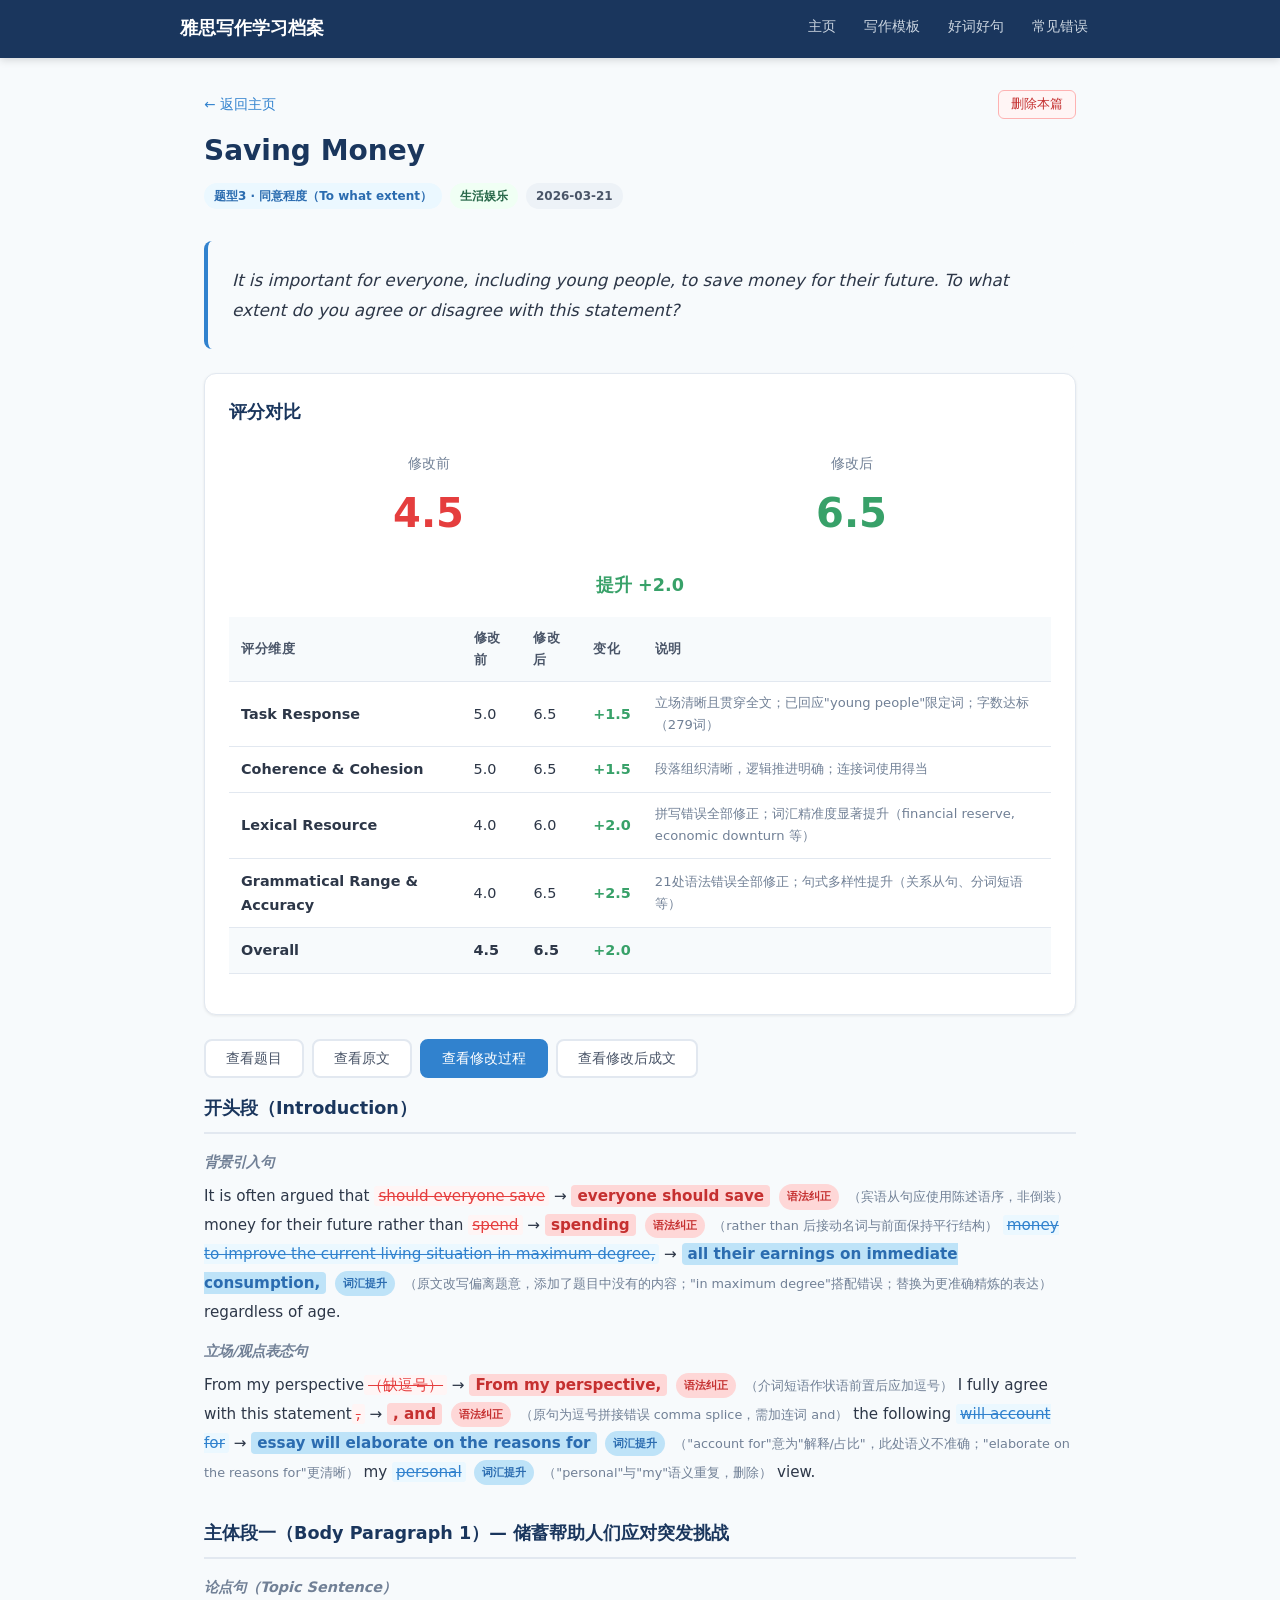
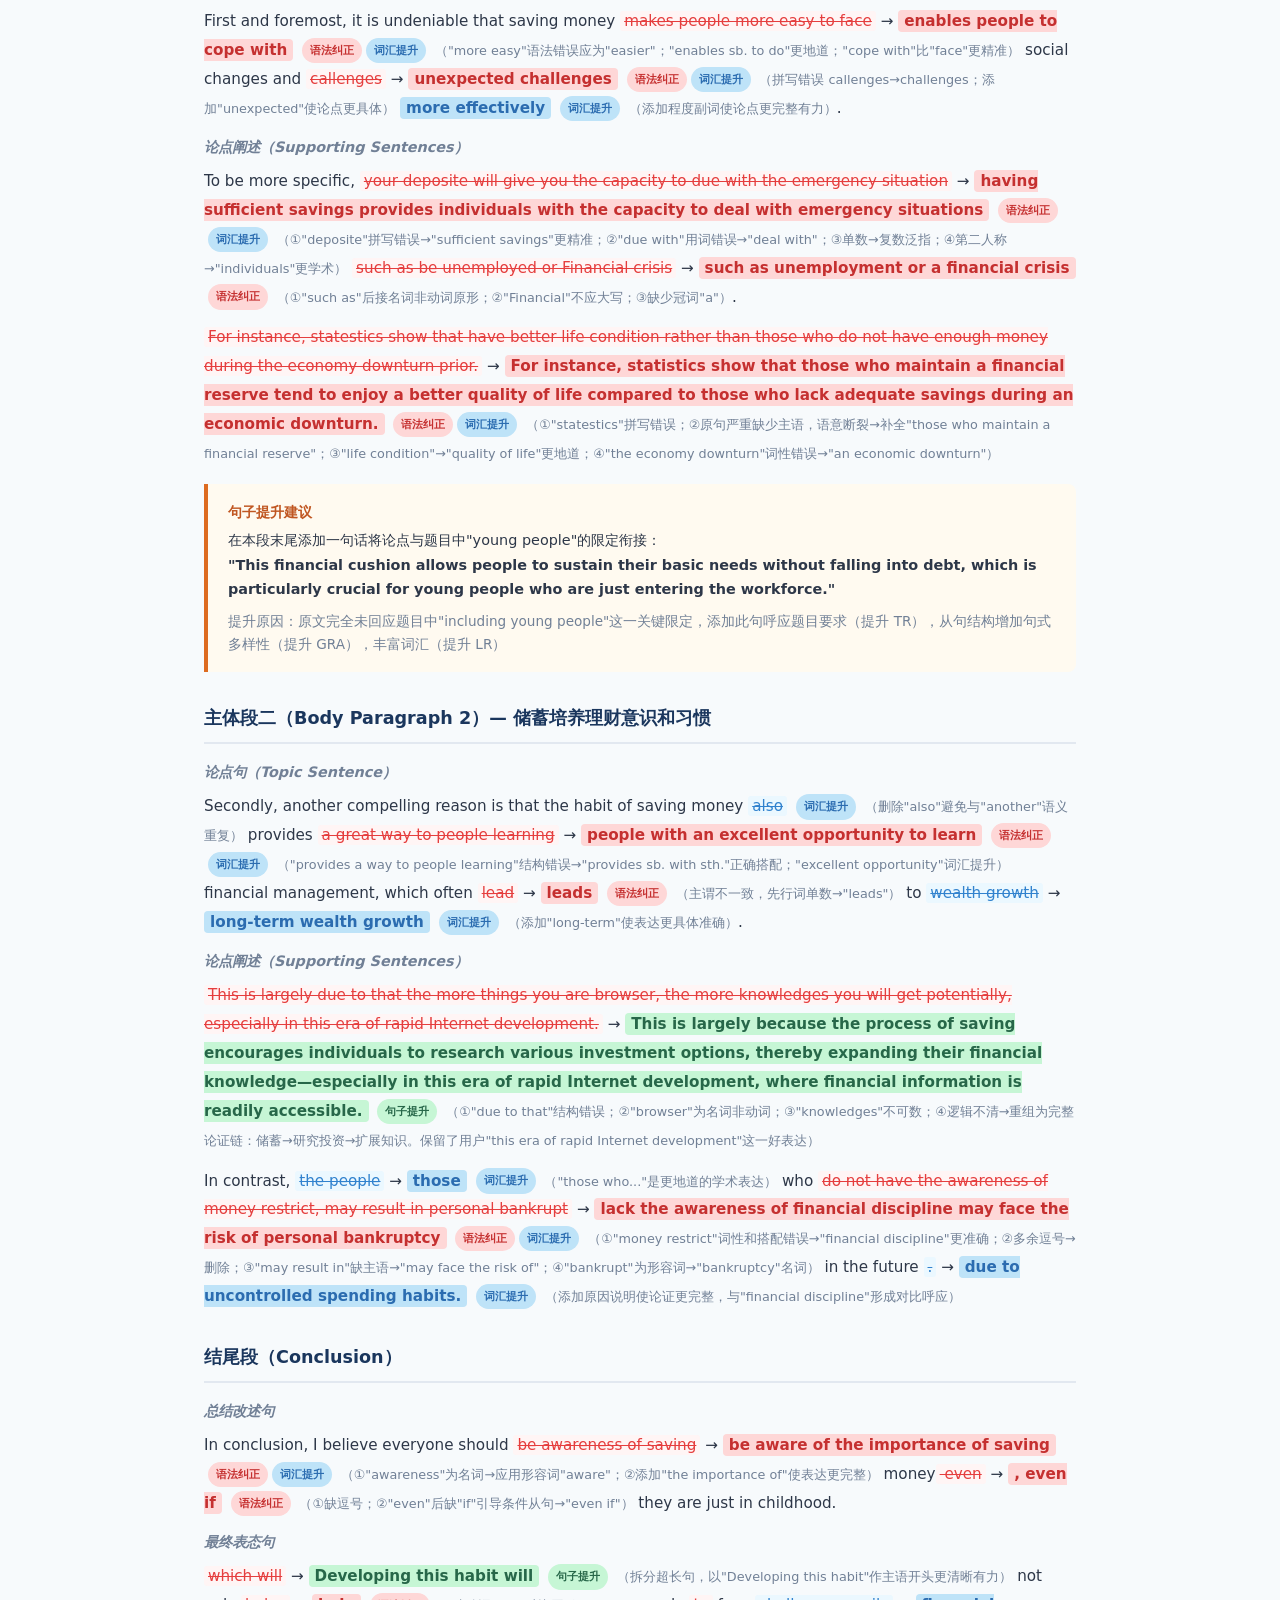
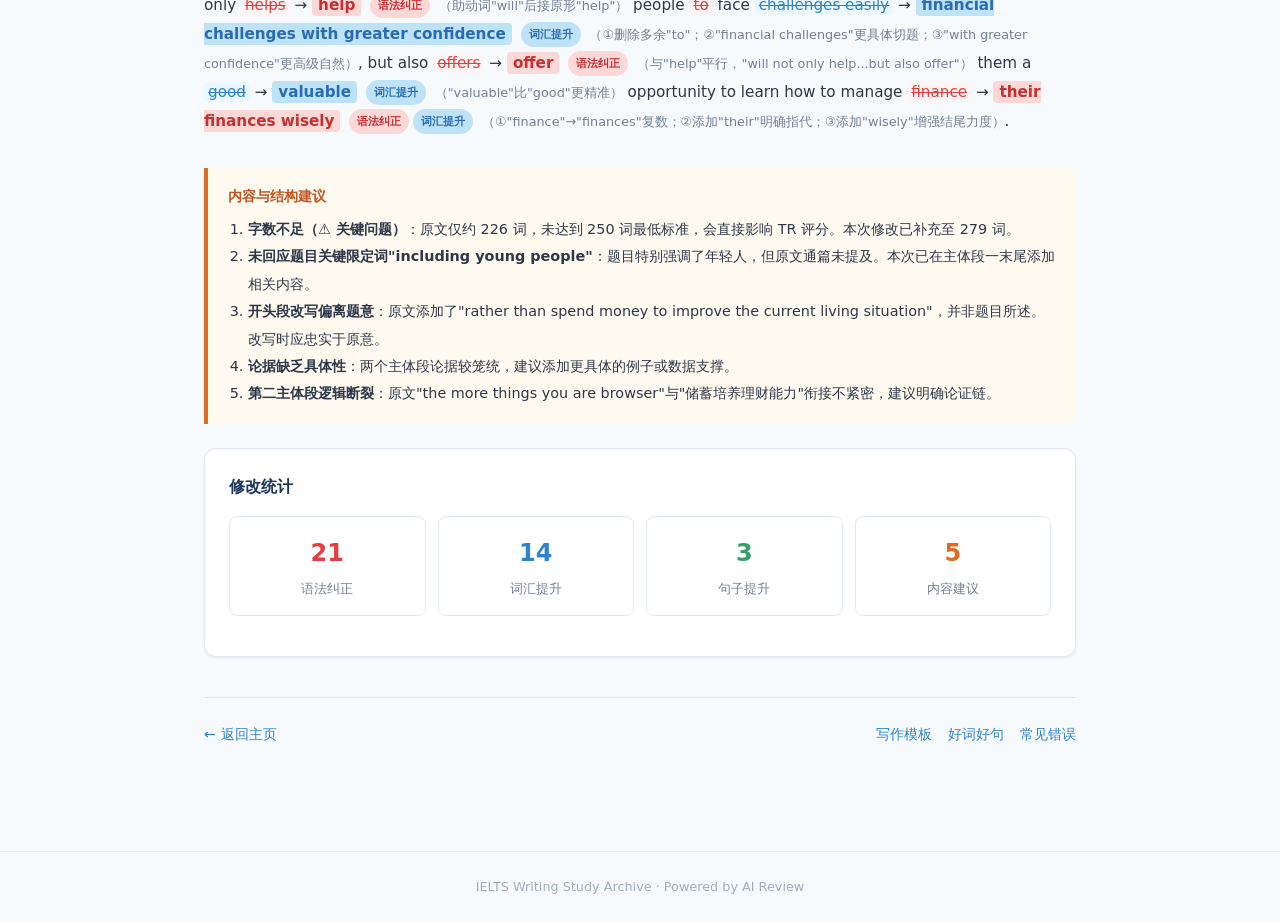
<file: essays/2026-03-21_saving_money.html>
<!DOCTYPE html>
<html lang="zh-CN">
<head>
  <meta charset="UTF-8">
  <meta name="viewport" content="width=device-width, initial-scale=1.0">
  <title>2026-03-21 Saving Money — 雅思写作学习档案</title>
  <link rel="stylesheet" href="../css/style.css">
</head>
<body data-essay-page="2026-03-21_saving_money">
<div class="page-wrapper">

<nav class="navbar">
  <div class="container">
    <a href="../index.html" class="navbar-brand">雅思写作学习档案</a>
    <div class="navbar-links">
      <a href="../index.html">主页</a>
      <a href="../templates.html">写作模板</a>
      <a href="../vocabulary.html">好词好句</a>
      <a href="../errors.html">常见错误</a>
    </div>
  </div>
</nav>

<main class="page-content">
  <div class="container">

    <!-- 顶部信息 -->
    <div class="page-header">
      <div style="display:flex; justify-content:space-between; align-items:center; flex-wrap:wrap; gap:8px; margin-bottom:8px;">
        <a href="../index.html" style="font-size:.85rem;">← 返回主页</a>
        <button class="delete-btn" onclick="deleteEssay('2026-03-21_saving_money')">删除本篇</button>
      </div>
      <h1>Saving Money</h1>
      <div style="display:flex; gap:8px; flex-wrap:wrap; margin:8px 0;">
        <span class="tag tag-blue">题型3 · 同意程度（To what extent）</span>
        <span class="tag tag-green">生活娱乐</span>
        <span class="tag tag-gray">2026-03-21</span>
      </div>
    </div>

    <!-- 题目 -->
    <div class="essay-question">
      It is important for everyone, including young people, to save money for their future. To what extent do you agree or disagree with this statement?
    </div>

    <!-- 评分对比 -->
    <div class="card" style="margin:24px 0;">
      <h2 style="font-size:1.1rem; color:#1a365d; margin-bottom:16px;">评分对比</h2>
      <div class="score-comparison">
        <div class="score-card">
          <div class="label">修改前</div>
          <div class="score-big before">4.5</div>
        </div>
        <div class="score-card">
          <div class="label">修改后</div>
          <div class="score-big after">6.5</div>
        </div>
      </div>
      <div class="score-arrow">提升 +2.0</div>
      <div class="score-table-wrapper">
      <table class="score-table">
        <thead><tr><th>评分维度</th><th>修改前</th><th>修改后</th><th>变化</th><th>说明</th></tr></thead>
        <tbody>
          <tr><td><strong>Task Response</strong></td><td>5.0</td><td>6.5</td><td class="change">+1.5</td><td style="font-size:.82rem; color:#718096;">立场清晰且贯穿全文；已回应"young people"限定词；字数达标（279词）</td></tr>
          <tr><td><strong>Coherence & Cohesion</strong></td><td>5.0</td><td>6.5</td><td class="change">+1.5</td><td style="font-size:.82rem; color:#718096;">段落组织清晰，逻辑推进明确；连接词使用得当</td></tr>
          <tr><td><strong>Lexical Resource</strong></td><td>4.0</td><td>6.0</td><td class="change">+2.0</td><td style="font-size:.82rem; color:#718096;">拼写错误全部修正；词汇精准度显著提升（financial reserve, economic downturn 等）</td></tr>
          <tr><td><strong>Grammatical Range & Accuracy</strong></td><td>4.0</td><td>6.5</td><td class="change">+2.5</td><td style="font-size:.82rem; color:#718096;">21处语法错误全部修正；句式多样性提升（关系从句、分词短语等）</td></tr>
          <tr style="background:#f7fafc; font-weight:700;"><td>Overall</td><td>4.5</td><td>6.5</td><td class="change">+2.0</td><td></td></tr>
        </tbody>
      </table>
      </div>
    </div>

    <!-- 视图切换 -->
    <div class="view-tabs">
      <button class="view-tab" data-view="view-question" onclick="switchView('view-question')">查看题目</button>
      <button class="view-tab" data-view="view-original" onclick="switchView('view-original')">查看原文</button>
      <button class="view-tab active" data-view="view-revision" onclick="switchView('view-revision')">查看修改过程</button>
      <button class="view-tab" data-view="view-revised" onclick="switchView('view-revised')">查看修改后成文</button>
    </div>

    <!-- 视图1：题目 -->
    <div id="view-question" class="view-panel">
      <div class="card">
        <div class="essay-question">It is important for everyone, including young people, to save money for their future. To what extent do you agree or disagree with this statement?</div>
      </div>
    </div>

    <!-- 视图2：原文 -->
    <div id="view-original" class="view-panel">
      <div class="card essay-text">
        <p>It is often argued that should everyone save money for their future rather than spend money to improve the current living situation in maximum degree, regardless of age. From my perspective I fully agree with this statement, the following will account for my personal view.</p>
        <span class="word-count">45 words</span>
        <p>First and foremost, it is undeniable that saving money makes people more easy to face social changes and callenges. To be more specific, your deposite will give you the capacity to due with the emergency situation such as be unemployed or Financial crisis. For instance, statestics show that have better life condition rather than those who do not have enough money during the economy downturn prior.</p>
        <span class="word-count">66 words</span>
        <p>Secondly, another compelling reason is that the habit of saving money also provides a great way to people learning financial management, which often lead to wealth growth. This is largely due to that the more things you are browser, the more knowledges you will get potentially, especially in this era of rapid Internet development. In contrast, the people who do not have the awareness of money restrict, may result in personal bankrupt in the future.</p>
        <span class="word-count">75 words</span>
        <p>In conclusion, I believe everyone should be awareness of saving money even they are just in childhood, which will not only helps people to face challenges easily, but also offers them a good opportunity to learn how to manage finance.</p>
        <span class="word-count">40 words</span>
        <div class="word-count-total">Total: 226 words（⚠️ 未达到 250 词最低要求）</div>
      </div>
    </div>

    <!-- 视图3：修改过程（默认） -->
    <div id="view-revision" class="view-panel active">

      <!-- 开头段 -->
      <div class="revision-section">
        <h3>开头段（Introduction）</h3>

        <h4>背景引入句</h4>
        <div class="revision-text">
          It is often argued that <del class="grammar">should everyone save</del> → <span class="fix-grammar">everyone should save</span> <span class="revision-tag grammar">语法纠正</span> <span class="revision-reason">（宾语从句应使用陈述语序，非倒装）</span> money for their future rather than <del class="grammar">spend</del> → <span class="fix-grammar">spending</span> <span class="revision-tag grammar">语法纠正</span> <span class="revision-reason">（rather than 后接动名词与前面保持平行结构）</span> <del class="vocab">money to improve the current living situation in maximum degree,</del> → <span class="fix-vocab">all their earnings on immediate consumption,</span> <span class="revision-tag vocab">词汇提升</span> <span class="revision-reason">（原文改写偏离题意，添加了题目中没有的内容；"in maximum degree"搭配错误；替换为更准确精炼的表达）</span> regardless of age.
        </div>

        <h4>立场/观点表态句</h4>
        <div class="revision-text">
          From my perspective<del class="grammar">（缺逗号）</del> → <span class="fix-grammar">From my perspective,</span> <span class="revision-tag grammar">语法纠正</span> <span class="revision-reason">（介词短语作状语前置后应加逗号）</span> I fully agree with this statement<del class="grammar">,</del> → <span class="fix-grammar">, and</span> <span class="revision-tag grammar">语法纠正</span> <span class="revision-reason">（原句为逗号拼接错误 comma splice，需加连词 and）</span> the following <del class="vocab">will account for</del> → <span class="fix-vocab">essay will elaborate on the reasons for</span> <span class="revision-tag vocab">词汇提升</span> <span class="revision-reason">（"account for"意为"解释/占比"，此处语义不准确；"elaborate on the reasons for"更清晰）</span> my <del class="vocab">personal</del> <span class="revision-tag vocab">词汇提升</span> <span class="revision-reason">（"personal"与"my"语义重复，删除）</span> view.
        </div>
      </div>

      <!-- 主体段一 -->
      <div class="revision-section">
        <h3>主体段一（Body Paragraph 1）— 储蓄帮助人们应对突发挑战</h3>

        <h4>论点句（Topic Sentence）</h4>
        <div class="revision-text">
          First and foremost, it is undeniable that saving money <del class="grammar">makes people more easy to face</del> → <span class="fix-grammar">enables people to cope with</span> <span class="revision-tag grammar">语法纠正</span><span class="revision-tag vocab">词汇提升</span> <span class="revision-reason">（"more easy"语法错误应为"easier"；"enables sb. to do"更地道；"cope with"比"face"更精准）</span> social changes and <del class="grammar">callenges</del> → <span class="fix-grammar">unexpected challenges</span> <span class="revision-tag grammar">语法纠正</span><span class="revision-tag vocab">词汇提升</span> <span class="revision-reason">（拼写错误 callenges→challenges；添加"unexpected"使论点更具体）</span> <span class="fix-vocab">more effectively</span> <span class="revision-tag vocab">词汇提升</span> <span class="revision-reason">（添加程度副词使论点更完整有力）</span>.
        </div>

        <h4>论点阐述（Supporting Sentences）</h4>
        <div class="revision-text">
          To be more specific, <del class="grammar">your deposite will give you the capacity to due with the emergency situation</del> → <span class="fix-grammar">having sufficient savings provides individuals with the capacity to deal with emergency situations</span> <span class="revision-tag grammar">语法纠正</span><span class="revision-tag vocab">词汇提升</span> <span class="revision-reason">（①"deposite"拼写错误→"sufficient savings"更精准；②"due with"用词错误→"deal with"；③单数→复数泛指；④第二人称→"individuals"更学术）</span> <del class="grammar">such as be unemployed or Financial crisis</del> → <span class="fix-grammar">such as unemployment or a financial crisis</span> <span class="revision-tag grammar">语法纠正</span> <span class="revision-reason">（①"such as"后接名词非动词原形；②"Financial"不应大写；③缺少冠词"a"）</span>.
        </div>

        <div class="revision-text">
          <del class="grammar">For instance, statestics show that have better life condition rather than those who do not have enough money during the economy downturn prior.</del> → <span class="fix-grammar">For instance, statistics show that those who maintain a financial reserve tend to enjoy a better quality of life compared to those who lack adequate savings during an economic downturn.</span> <span class="revision-tag grammar">语法纠正</span><span class="revision-tag vocab">词汇提升</span> <span class="revision-reason">（①"statestics"拼写错误；②原句严重缺少主语，语意断裂→补全"those who maintain a financial reserve"；③"life condition"→"quality of life"更地道；④"the economy downturn"词性错误→"an economic downturn"）</span>
        </div>

        <div class="suggestion-box">
          <div class="suggestion-title">句子提升建议</div>
          <p>在本段末尾添加一句话将论点与题目中"young people"的限定衔接：<br><strong>"This financial cushion allows people to sustain their basic needs without falling into debt, which is particularly crucial for young people who are just entering the workforce."</strong></p>
          <p style="margin-top:8px; font-size:.85rem; color:#718096;">提升原因：原文完全未回应题目中"including young people"这一关键限定，添加此句呼应题目要求（提升 TR），从句结构增加句式多样性（提升 GRA），丰富词汇（提升 LR）</p>
        </div>
      </div>

      <!-- 主体段二 -->
      <div class="revision-section">
        <h3>主体段二（Body Paragraph 2）— 储蓄培养理财意识和习惯</h3>

        <h4>论点句（Topic Sentence）</h4>
        <div class="revision-text">
          Secondly, another compelling reason is that the habit of saving money <del class="vocab">also</del> <span class="revision-tag vocab">词汇提升</span> <span class="revision-reason">（删除"also"避免与"another"语义重复）</span> provides <del class="grammar">a great way to people learning</del> → <span class="fix-grammar">people with an excellent opportunity to learn</span> <span class="revision-tag grammar">语法纠正</span><span class="revision-tag vocab">词汇提升</span> <span class="revision-reason">（"provides a way to people learning"结构错误→"provides sb. with sth."正确搭配；"excellent opportunity"词汇提升）</span> financial management, which often <del class="grammar">lead</del> → <span class="fix-grammar">leads</span> <span class="revision-tag grammar">语法纠正</span> <span class="revision-reason">（主谓不一致，先行词单数→"leads"）</span> to <del class="vocab">wealth growth</del> → <span class="fix-vocab">long-term wealth growth</span> <span class="revision-tag vocab">词汇提升</span> <span class="revision-reason">（添加"long-term"使表达更具体准确）</span>.
        </div>

        <h4>论点阐述（Supporting Sentences）</h4>
        <div class="revision-text">
          <del class="grammar">This is largely due to that the more things you are browser, the more knowledges you will get potentially, especially in this era of rapid Internet development.</del> → <span class="fix-sentence">This is largely because the process of saving encourages individuals to research various investment options, thereby expanding their financial knowledge—especially in this era of rapid Internet development, where financial information is readily accessible.</span> <span class="revision-tag sentence">句子提升</span> <span class="revision-reason">（①"due to that"结构错误；②"browser"为名词非动词；③"knowledges"不可数；④逻辑不清→重组为完整论证链：储蓄→研究投资→扩展知识。保留了用户"this era of rapid Internet development"这一好表达）</span>
        </div>

        <div class="revision-text">
          In contrast, <del class="vocab">the people</del> → <span class="fix-vocab">those</span> <span class="revision-tag vocab">词汇提升</span> <span class="revision-reason">（"those who..."是更地道的学术表达）</span> who <del class="grammar">do not have the awareness of money restrict, may result in personal bankrupt</del> → <span class="fix-grammar">lack the awareness of financial discipline may face the risk of personal bankruptcy</span> <span class="revision-tag grammar">语法纠正</span><span class="revision-tag vocab">词汇提升</span> <span class="revision-reason">（①"money restrict"词性和搭配错误→"financial discipline"更准确；②多余逗号→删除；③"may result in"缺主语→"may face the risk of"；④"bankrupt"为形容词→"bankruptcy"名词）</span> in the future <del class="vocab">.</del> → <span class="fix-vocab">due to uncontrolled spending habits.</span> <span class="revision-tag vocab">词汇提升</span> <span class="revision-reason">（添加原因说明使论证更完整，与"financial discipline"形成对比呼应）</span>
        </div>
      </div>

      <!-- 结尾段 -->
      <div class="revision-section">
        <h3>结尾段（Conclusion）</h3>

        <h4>总结改述句</h4>
        <div class="revision-text">
          In conclusion, I believe everyone should <del class="grammar">be awareness of saving</del> → <span class="fix-grammar">be aware of the importance of saving</span> <span class="revision-tag grammar">语法纠正</span><span class="revision-tag vocab">词汇提升</span> <span class="revision-reason">（①"awareness"为名词→应用形容词"aware"；②添加"the importance of"使表达更完整）</span> money<del class="grammar"> even</del> → <span class="fix-grammar">, even if</span> <span class="revision-tag grammar">语法纠正</span> <span class="revision-reason">（①缺逗号；②"even"后缺"if"引导条件从句→"even if"）</span> they are just in childhood.
        </div>

        <h4>最终表态句</h4>
        <div class="revision-text">
          <del class="grammar">which will</del> → <span class="fix-sentence">Developing this habit will</span> <span class="revision-tag sentence">句子提升</span> <span class="revision-reason">（拆分超长句，以"Developing this habit"作主语开头更清晰有力）</span> not only <del class="grammar">helps</del> → <span class="fix-grammar">help</span> <span class="revision-tag grammar">语法纠正</span> <span class="revision-reason">（助动词"will"后接原形"help"）</span> people <del class="grammar">to</del> face <del class="vocab">challenges easily</del> → <span class="fix-vocab">financial challenges with greater confidence</span> <span class="revision-tag vocab">词汇提升</span> <span class="revision-reason">（①删除多余"to"；②"financial challenges"更具体切题；③"with greater confidence"更高级自然）</span>, but also <del class="grammar">offers</del> → <span class="fix-grammar">offer</span> <span class="revision-tag grammar">语法纠正</span> <span class="revision-reason">（与"help"平行，"will not only help...but also offer"）</span> them a <del class="vocab">good</del> → <span class="fix-vocab">valuable</span> <span class="revision-tag vocab">词汇提升</span> <span class="revision-reason">（"valuable"比"good"更精准）</span> opportunity to learn how to manage <del class="grammar">finance</del> → <span class="fix-grammar">their finances wisely</span> <span class="revision-tag grammar">语法纠正</span><span class="revision-tag vocab">词汇提升</span> <span class="revision-reason">（①"finance"→"finances"复数；②添加"their"明确指代；③添加"wisely"增强结尾力度）</span>.
        </div>
      </div>

      <!-- 内容与结构建议 -->
      <div class="suggestion-box">
        <div class="suggestion-title">内容与结构建议</div>
        <ol style="margin-top:8px; padding-left:20px; line-height:1.9;">
          <li><strong>字数不足（⚠️ 关键问题）</strong>：原文仅约 226 词，未达到 250 词最低标准，会直接影响 TR 评分。本次修改已补充至 279 词。</li>
          <li><strong>未回应题目关键限定词"including young people"</strong>：题目特别强调了年轻人，但原文通篇未提及。本次已在主体段一末尾添加相关内容。</li>
          <li><strong>开头段改写偏离题意</strong>：原文添加了"rather than spend money to improve the current living situation"，并非题目所述。改写时应忠实于原意。</li>
          <li><strong>论据缺乏具体性</strong>：两个主体段论据较笼统，建议添加更具体的例子或数据支撑。</li>
          <li><strong>第二主体段逻辑断裂</strong>：原文"the more things you are browser"与"储蓄培养理财能力"衔接不紧密，建议明确论证链。</li>
        </ol>
      </div>

      <!-- 修改统计 -->
      <div class="card" style="margin-top:24px;">
        <h3 style="font-size:1rem; color:#1a365d; margin-bottom:12px;">修改统计</h3>
        <div class="stats-grid">
          <div class="stat-item"><div class="stat-number" style="color:#e53e3e;">21</div><div class="stat-label">语法纠正</div></div>
          <div class="stat-item"><div class="stat-number" style="color:#3182ce;">14</div><div class="stat-label">词汇提升</div></div>
          <div class="stat-item"><div class="stat-number" style="color:#38a169;">3</div><div class="stat-label">句子提升</div></div>
          <div class="stat-item"><div class="stat-number" style="color:#dd6b20;">5</div><div class="stat-label">内容建议</div></div>
        </div>
      </div>

    </div>

    <!-- 视图4：修改后成文 -->
    <div id="view-revised" class="view-panel">
      <div class="card essay-text">
        <p>It is often argued that everyone should save money for their future regardless of age, rather than spending all their earnings on immediate consumption. From my perspective, I fully agree with this statement, and the following essay will elaborate on the reasons for my view.</p>
        <span class="word-count">44 words</span>
        <p>First and foremost, it is undeniable that saving money enables people to cope with social changes and unexpected challenges more effectively. To be more specific, having sufficient savings provides individuals with the capacity to deal with emergency situations, such as unemployment or a financial crisis. For instance, statistics show that those who maintain a financial reserve tend to enjoy a better quality of life compared to those who lack adequate savings during an economic downturn. This financial cushion allows people to sustain their basic needs without falling into debt, which is particularly crucial for young people who are just entering the workforce.</p>
        <span class="word-count">100 words</span>
        <p>Secondly, another compelling reason is that the habit of saving money provides people with an excellent opportunity to learn financial management, which often leads to long-term wealth growth. This is largely because the process of saving encourages individuals to research various investment options, thereby expanding their financial knowledge—especially in this era of rapid Internet development, where financial information is readily accessible. In contrast, those who lack the awareness of financial discipline may face the risk of personal bankruptcy in the future due to uncontrolled spending habits.</p>
        <span class="word-count">85 words</span>
        <p>In conclusion, I believe everyone should be aware of the importance of saving money, even if they are just in childhood. Developing this habit will not only help people face financial challenges with greater confidence, but also offer them a valuable opportunity to learn how to manage their finances wisely.</p>
        <span class="word-count">50 words</span>
        <div class="word-count-total">Total: 279 words</div>
      </div>
    </div>

    <!-- 底部导航 -->
    <div class="bottom-nav">
      <a href="../index.html">← 返回主页</a>
      <div style="display:flex; gap:16px;">
        <a href="../templates.html#type3-lifestyle">写作模板</a>
        <a href="../vocabulary.html">好词好句</a>
        <a href="../errors.html">常见错误</a>
      </div>
    </div>

  </div>
</main>

<footer class="page-footer">
  <div class="container">IELTS Writing Study Archive · Powered by AI Review</div>
</footer>

</div>
<script src="../js/main.js"></script>
</body>
</html>
</file>
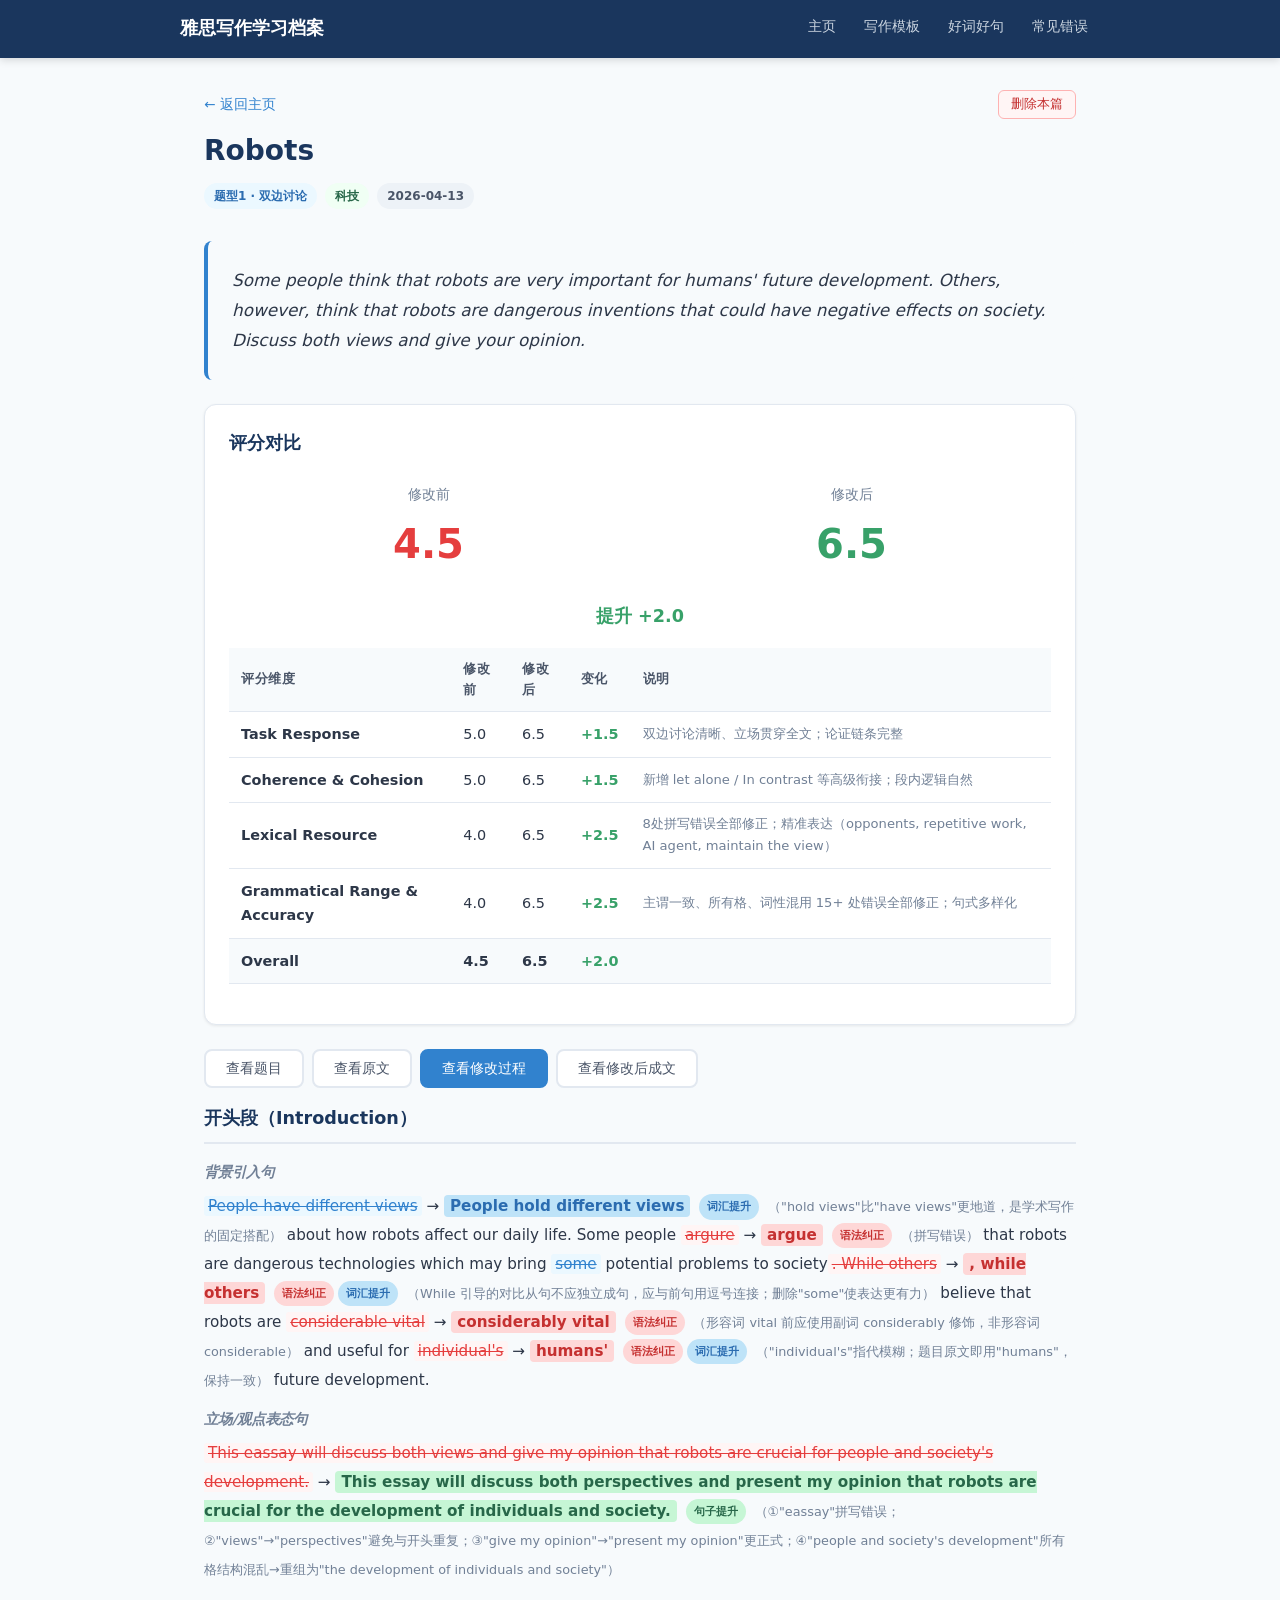
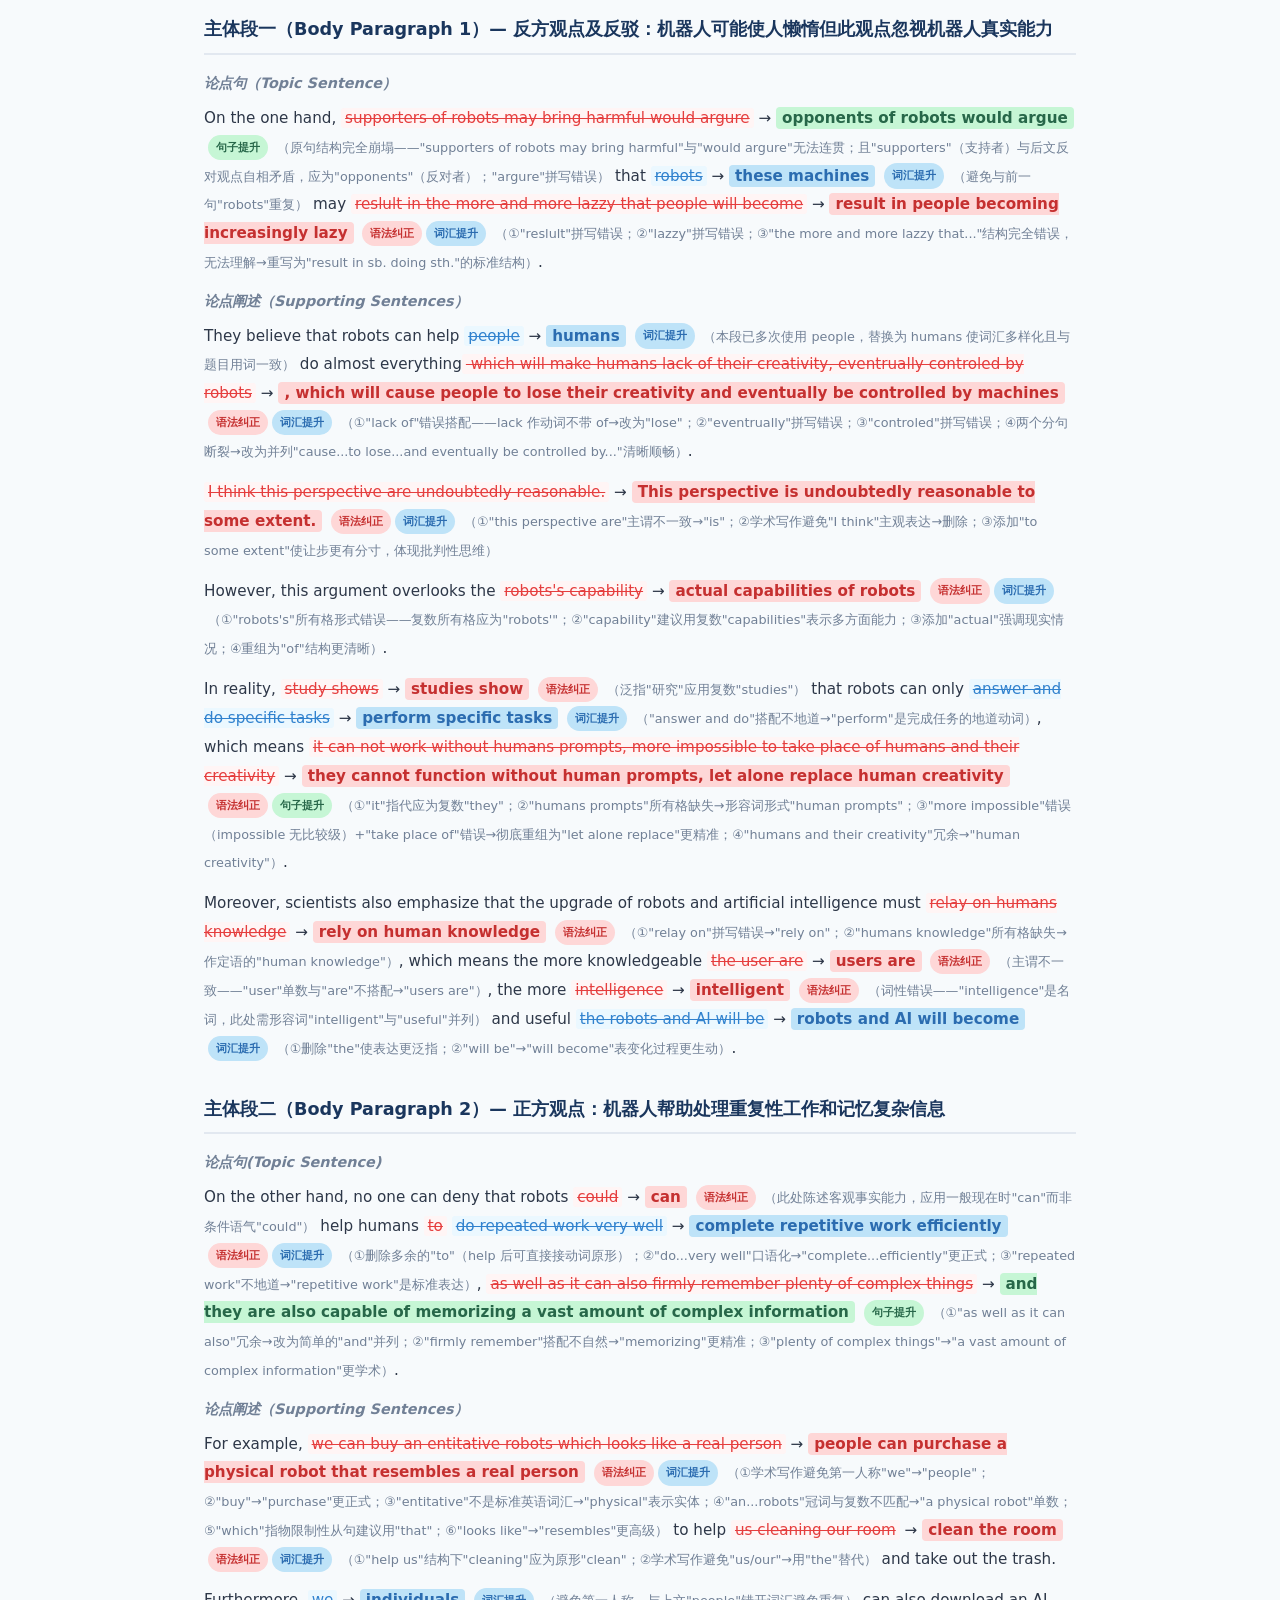
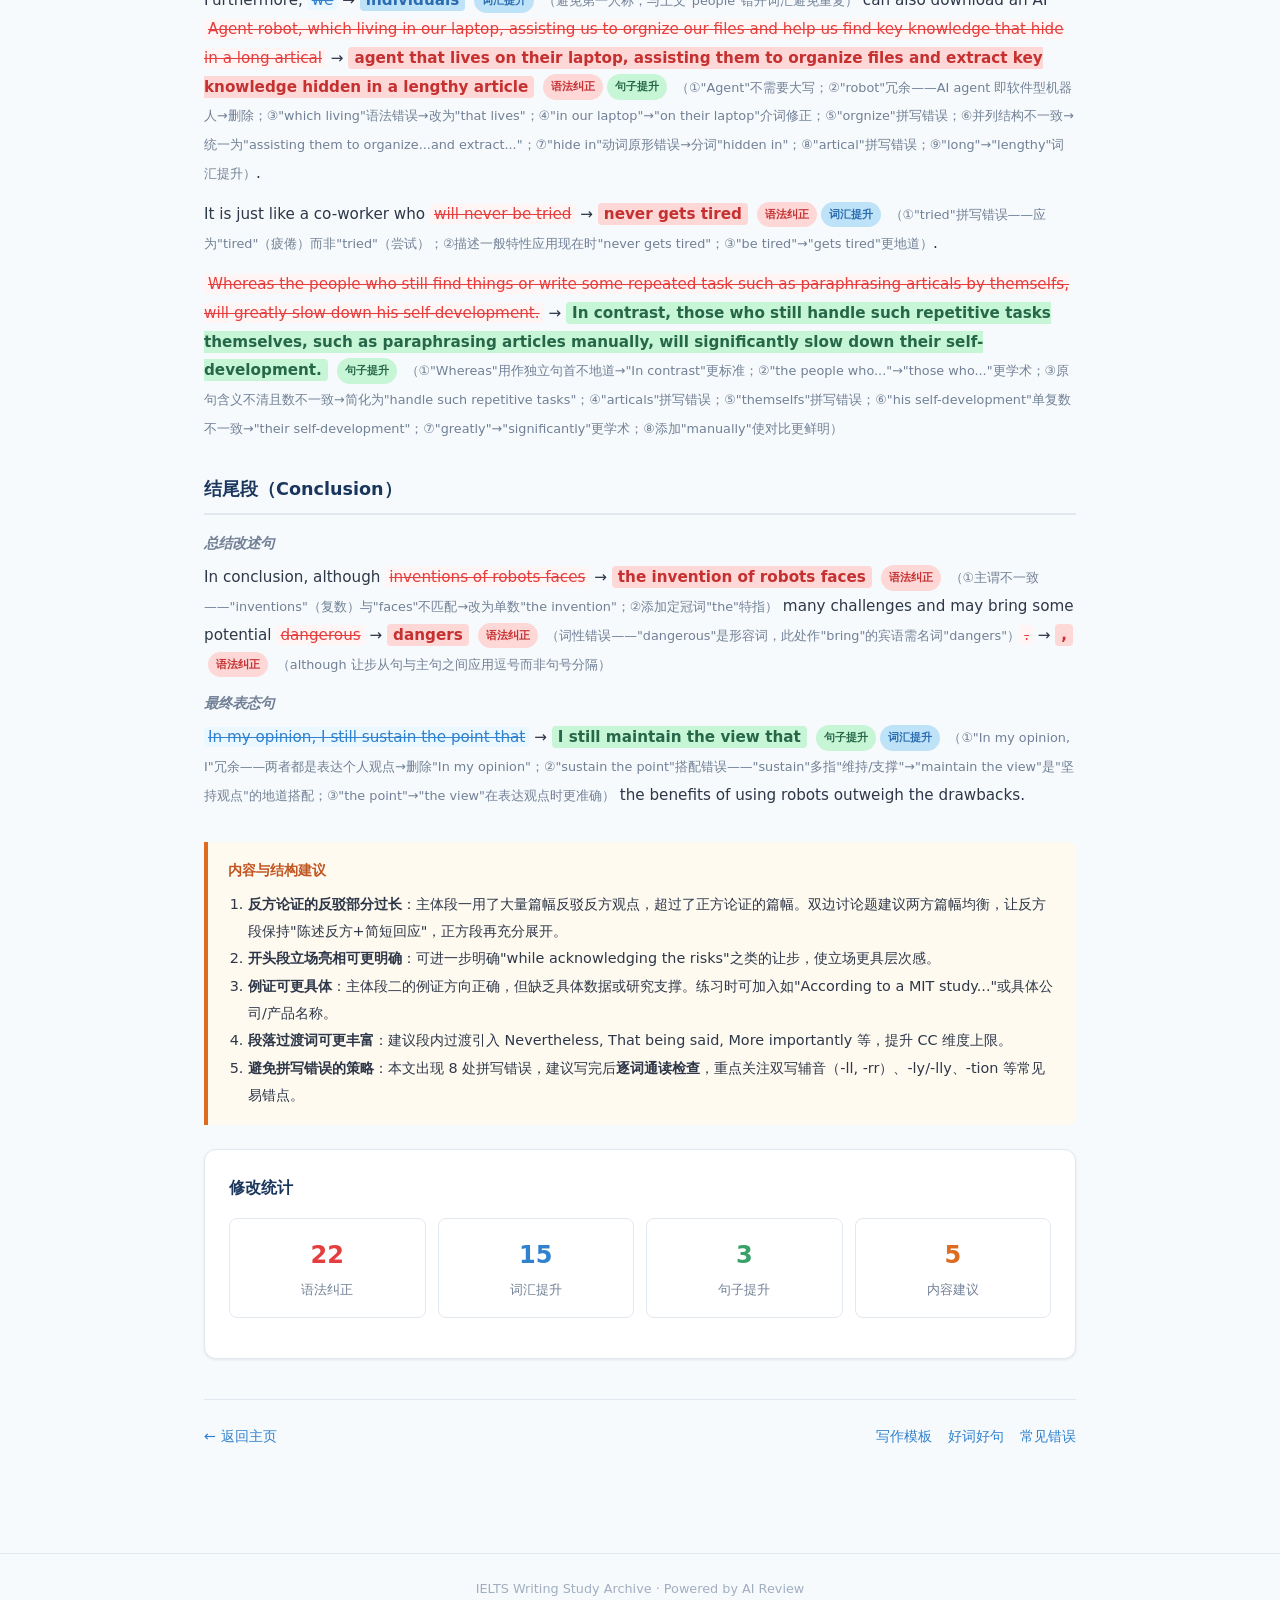
<file: essays/2026-04-13_robots.html>
<!DOCTYPE html>
<html lang="zh-CN">
<head>
  <meta charset="UTF-8">
  <meta name="viewport" content="width=device-width, initial-scale=1.0">
  <title>2026-04-13 Robots — 雅思写作学习档案</title>
  <link rel="stylesheet" href="../css/style.css">
</head>
<body data-essay-page="2026-04-13_robots">
<div class="page-wrapper">

<nav class="navbar">
  <div class="container">
    <a href="../index.html" class="navbar-brand">雅思写作学习档案</a>
    <div class="navbar-links">
      <a href="../index.html">主页</a>
      <a href="../templates.html">写作模板</a>
      <a href="../vocabulary.html">好词好句</a>
      <a href="../errors.html">常见错误</a>
    </div>
  </div>
</nav>

<main class="page-content">
  <div class="container">

    <!-- 顶部信息 -->
    <div class="page-header">
      <div style="display:flex; justify-content:space-between; align-items:center; flex-wrap:wrap; gap:8px; margin-bottom:8px;">
        <a href="../index.html" style="font-size:.85rem;">← 返回主页</a>
        <button class="delete-btn" onclick="deleteEssay('2026-04-13_robots')">删除本篇</button>
      </div>
      <h1>Robots</h1>
      <div style="display:flex; gap:8px; flex-wrap:wrap; margin:8px 0;">
        <span class="tag tag-blue">题型1 · 双边讨论</span>
        <span class="tag tag-green">科技</span>
        <span class="tag tag-gray">2026-04-13</span>
      </div>
    </div>

    <!-- 题目 -->
    <div class="essay-question">
      Some people think that robots are very important for humans' future development. Others, however, think that robots are dangerous inventions that could have negative effects on society. Discuss both views and give your opinion.
    </div>

    <!-- 评分对比 -->
    <div class="card" style="margin:24px 0;">
      <h2 style="font-size:1.1rem; color:#1a365d; margin-bottom:16px;">评分对比</h2>
      <div class="score-comparison">
        <div class="score-card">
          <div class="label">修改前</div>
          <div class="score-big before">4.5</div>
        </div>
        <div class="score-card">
          <div class="label">修改后</div>
          <div class="score-big after">6.5</div>
        </div>
      </div>
      <div class="score-arrow">提升 +2.0</div>
      <div class="score-table-wrapper">
      <table class="score-table">
        <thead><tr><th>评分维度</th><th>修改前</th><th>修改后</th><th>变化</th><th>说明</th></tr></thead>
        <tbody>
          <tr><td><strong>Task Response</strong></td><td>5.0</td><td>6.5</td><td class="change">+1.5</td><td style="font-size:.82rem; color:#718096;">双边讨论清晰、立场贯穿全文；论证链条完整</td></tr>
          <tr><td><strong>Coherence & Cohesion</strong></td><td>5.0</td><td>6.5</td><td class="change">+1.5</td><td style="font-size:.82rem; color:#718096;">新增 let alone / In contrast 等高级衔接；段内逻辑自然</td></tr>
          <tr><td><strong>Lexical Resource</strong></td><td>4.0</td><td>6.5</td><td class="change">+2.5</td><td style="font-size:.82rem; color:#718096;">8处拼写错误全部修正；精准表达（opponents, repetitive work, AI agent, maintain the view）</td></tr>
          <tr><td><strong>Grammatical Range & Accuracy</strong></td><td>4.0</td><td>6.5</td><td class="change">+2.5</td><td style="font-size:.82rem; color:#718096;">主谓一致、所有格、词性混用 15+ 处错误全部修正；句式多样化</td></tr>
          <tr style="background:#f7fafc; font-weight:700;"><td>Overall</td><td>4.5</td><td>6.5</td><td class="change">+2.0</td><td></td></tr>
        </tbody>
      </table>
      </div>
    </div>

    <!-- 视图切换 -->
    <div class="view-tabs">
      <button class="view-tab" data-view="view-question" onclick="switchView('view-question')">查看题目</button>
      <button class="view-tab" data-view="view-original" onclick="switchView('view-original')">查看原文</button>
      <button class="view-tab active" data-view="view-revision" onclick="switchView('view-revision')">查看修改过程</button>
      <button class="view-tab" data-view="view-revised" onclick="switchView('view-revised')">查看修改后成文</button>
    </div>

    <!-- 视图1：题目 -->
    <div id="view-question" class="view-panel">
      <div class="card">
        <div class="essay-question">Some people think that robots are very important for humans' future development. Others, however, think that robots are dangerous inventions that could have negative effects on society. Discuss both views and give your opinion.</div>
      </div>
    </div>

    <!-- 视图2：原文 -->
    <div id="view-original" class="view-panel">
      <div class="card essay-text">
        <p>People have different views about how robots affect our daily life. Some people argure that robots are dangerous technologies which may bring some potential problems to society. While others believe that robots are considerable vital and useful for individual's future development. This eassay will discuss both views and give my opinion that robots are crucial for people and society's development.</p>
        <span class="word-count">59 words</span>
        <p>On the one hand, supporters of robots may bring harmful would argure that robots may reslult in the more and more lazzy that people will become. They believe that robots can help people do almost everything which will make humans lack of their creativity, eventrually controled by robots. I think this perspective are undoubtedly reasonable. However, this argument overlooks the robots's capability. In reality, study shows that robots can only answer and do specific tasks, which means it can not work without humans prompts, more impossible to take place of humans and their creativity. Moreover, scientists also emphasize that the upgrade of robots and artificial intelligence must relay on humans knowledge, which means the more knowledgeable the user are, the more intelligence and useful the robots and AI will be.</p>
        <span class="word-count">129 words</span>
        <p>On the other hand, no one can deny that robots could help humans to do repeated work very well, as well as it can also firmly remember plenty of complex things. For example, we can buy an entitative robots which looks like a real person to help us cleaning our room and take out the trash. Furthermore, we can also download an AI Agent robot, which living in our laptop, assisting us to orgnize our files and help us find key knowledge that hide in a long artical. It is just like a co-worker who will never be tried. Whereas the people who still find things or write some repeated task such as paraphrasing articals by themselfs, will greatly slow down his self-development.</p>
        <span class="word-count">123 words</span>
        <p>In conclusion, although inventions of robots faces many challenges and may bring some potential dangerous. In my opinion, I still sustain the point that the benefits of using robots outweigh the drawbacks.</p>
        <span class="word-count">32 words</span>
        <div class="word-count-total">Total: 约 309 words</div>
      </div>
    </div>

    <!-- 视图3：修改过程（默认） -->
    <div id="view-revision" class="view-panel active">

      <!-- 开头段 -->
      <div class="revision-section">
        <h3>开头段（Introduction）</h3>

        <h4>背景引入句</h4>
        <div class="revision-text">
          <del class="vocab">People have different views</del> → <span class="fix-vocab">People hold different views</span> <span class="revision-tag vocab">词汇提升</span> <span class="revision-reason">（"hold views"比"have views"更地道，是学术写作的固定搭配）</span> about how robots affect our daily life. Some people <del class="grammar">argure</del> → <span class="fix-grammar">argue</span> <span class="revision-tag grammar">语法纠正</span> <span class="revision-reason">（拼写错误）</span> that robots are dangerous technologies which may bring <del class="vocab">some</del> potential problems to society<del class="grammar">. While others</del> → <span class="fix-grammar">, while others</span> <span class="revision-tag grammar">语法纠正</span><span class="revision-tag vocab">词汇提升</span> <span class="revision-reason">（While 引导的对比从句不应独立成句，应与前句用逗号连接；删除"some"使表达更有力）</span> believe that robots are <del class="grammar">considerable vital</del> → <span class="fix-grammar">considerably vital</span> <span class="revision-tag grammar">语法纠正</span> <span class="revision-reason">（形容词 vital 前应使用副词 considerably 修饰，非形容词 considerable）</span> and useful for <del class="grammar">individual's</del> → <span class="fix-grammar">humans'</span> <span class="revision-tag grammar">语法纠正</span><span class="revision-tag vocab">词汇提升</span> <span class="revision-reason">（"individual's"指代模糊；题目原文即用"humans"，保持一致）</span> future development.
        </div>

        <h4>立场/观点表态句</h4>
        <div class="revision-text">
          <del class="grammar">This eassay will discuss both views and give my opinion that robots are crucial for people and society's development.</del> → <span class="fix-sentence">This essay will discuss both perspectives and present my opinion that robots are crucial for the development of individuals and society.</span> <span class="revision-tag sentence">句子提升</span> <span class="revision-reason">（①"eassay"拼写错误；②"views"→"perspectives"避免与开头重复；③"give my opinion"→"present my opinion"更正式；④"people and society's development"所有格结构混乱→重组为"the development of individuals and society"）</span>
        </div>
      </div>

      <!-- 主体段一 -->
      <div class="revision-section">
        <h3>主体段一（Body Paragraph 1）— 反方观点及反驳：机器人可能使人懒惰但此观点忽视机器人真实能力</h3>

        <h4>论点句（Topic Sentence）</h4>
        <div class="revision-text">
          On the one hand, <del class="grammar">supporters of robots may bring harmful would argure</del> → <span class="fix-sentence">opponents of robots would argue</span> <span class="revision-tag sentence">句子提升</span> <span class="revision-reason">（原句结构完全崩塌——"supporters of robots may bring harmful"与"would argure"无法连贯；且"supporters"（支持者）与后文反对观点自相矛盾，应为"opponents"（反对者）；"argure"拼写错误）</span> that <del class="vocab">robots</del> → <span class="fix-vocab">these machines</span> <span class="revision-tag vocab">词汇提升</span> <span class="revision-reason">（避免与前一句"robots"重复）</span> may <del class="grammar">reslult in the more and more lazzy that people will become</del> → <span class="fix-grammar">result in people becoming increasingly lazy</span> <span class="revision-tag grammar">语法纠正</span><span class="revision-tag vocab">词汇提升</span> <span class="revision-reason">（①"reslult"拼写错误；②"lazzy"拼写错误；③"the more and more lazzy that..."结构完全错误，无法理解→重写为"result in sb. doing sth."的标准结构）</span>.
        </div>

        <h4>论点阐述（Supporting Sentences）</h4>
        <div class="revision-text">
          They believe that robots can help <del class="vocab">people</del> → <span class="fix-vocab">humans</span> <span class="revision-tag vocab">词汇提升</span> <span class="revision-reason">（本段已多次使用 people，替换为 humans 使词汇多样化且与题目用词一致）</span> do almost everything<del class="grammar"> which will make humans lack of their creativity, eventrually controled by robots</del> → <span class="fix-grammar">, which will cause people to lose their creativity and eventually be controlled by machines</span> <span class="revision-tag grammar">语法纠正</span><span class="revision-tag vocab">词汇提升</span> <span class="revision-reason">（①"lack of"错误搭配——lack 作动词不带 of→改为"lose"；②"eventrually"拼写错误；③"controled"拼写错误；④两个分句断裂→改为并列"cause...to lose...and eventually be controlled by..."清晰顺畅）</span>.
        </div>

        <div class="revision-text">
          <del class="grammar">I think this perspective are undoubtedly reasonable.</del> → <span class="fix-grammar">This perspective is undoubtedly reasonable to some extent.</span> <span class="revision-tag grammar">语法纠正</span><span class="revision-tag vocab">词汇提升</span> <span class="revision-reason">（①"this perspective are"主谓不一致→"is"；②学术写作避免"I think"主观表达→删除；③添加"to some extent"使让步更有分寸，体现批判性思维）</span>
        </div>

        <div class="revision-text">
          However, this argument overlooks the <del class="grammar">robots's capability</del> → <span class="fix-grammar">actual capabilities of robots</span> <span class="revision-tag grammar">语法纠正</span><span class="revision-tag vocab">词汇提升</span> <span class="revision-reason">（①"robots's"所有格形式错误——复数所有格应为"robots'"；②"capability"建议用复数"capabilities"表示多方面能力；③添加"actual"强调现实情况；④重组为"of"结构更清晰）</span>.
        </div>

        <div class="revision-text">
          In reality, <del class="grammar">study shows</del> → <span class="fix-grammar">studies show</span> <span class="revision-tag grammar">语法纠正</span> <span class="revision-reason">（泛指"研究"应用复数"studies"）</span> that robots can only <del class="vocab">answer and do specific tasks</del> → <span class="fix-vocab">perform specific tasks</span> <span class="revision-tag vocab">词汇提升</span> <span class="revision-reason">（"answer and do"搭配不地道→"perform"是完成任务的地道动词）</span>, which means <del class="grammar">it can not work without humans prompts, more impossible to take place of humans and their creativity</del> → <span class="fix-grammar">they cannot function without human prompts, let alone replace human creativity</span> <span class="revision-tag grammar">语法纠正</span><span class="revision-tag sentence">句子提升</span> <span class="revision-reason">（①"it"指代应为复数"they"；②"humans prompts"所有格缺失→形容词形式"human prompts"；③"more impossible"错误（impossible 无比较级）+"take place of"错误→彻底重组为"let alone replace"更精准；④"humans and their creativity"冗余→"human creativity"）</span>.
        </div>

        <div class="revision-text">
          Moreover, scientists also emphasize that the upgrade of robots and artificial intelligence must <del class="grammar">relay on humans knowledge</del> → <span class="fix-grammar">rely on human knowledge</span> <span class="revision-tag grammar">语法纠正</span> <span class="revision-reason">（①"relay on"拼写错误→"rely on"；②"humans knowledge"所有格缺失→作定语的"human knowledge"）</span>, which means the more knowledgeable <del class="grammar">the user are</del> → <span class="fix-grammar">users are</span> <span class="revision-tag grammar">语法纠正</span> <span class="revision-reason">（主谓不一致——"user"单数与"are"不搭配→"users are"）</span>, the more <del class="grammar">intelligence</del> → <span class="fix-grammar">intelligent</span> <span class="revision-tag grammar">语法纠正</span> <span class="revision-reason">（词性错误——"intelligence"是名词，此处需形容词"intelligent"与"useful"并列）</span> and useful <del class="vocab">the robots and AI will be</del> → <span class="fix-vocab">robots and AI will become</span> <span class="revision-tag vocab">词汇提升</span> <span class="revision-reason">（①删除"the"使表达更泛指；②"will be"→"will become"表变化过程更生动）</span>.
        </div>
      </div>

      <!-- 主体段二 -->
      <div class="revision-section">
        <h3>主体段二（Body Paragraph 2）— 正方观点：机器人帮助处理重复性工作和记忆复杂信息</h3>

        <h4>论点句(Topic Sentence)</h4>
        <div class="revision-text">
          On the other hand, no one can deny that robots <del class="grammar">could</del> → <span class="fix-grammar">can</span> <span class="revision-tag grammar">语法纠正</span> <span class="revision-reason">（此处陈述客观事实能力，应用一般现在时"can"而非条件语气"could"）</span> help humans <del class="grammar">to</del> <del class="vocab">do repeated work very well</del> → <span class="fix-vocab">complete repetitive work efficiently</span> <span class="revision-tag grammar">语法纠正</span><span class="revision-tag vocab">词汇提升</span> <span class="revision-reason">（①删除多余的"to"（help 后可直接接动词原形）；②"do...very well"口语化→"complete...efficiently"更正式；③"repeated work"不地道→"repetitive work"是标准表达）</span>, <del class="grammar">as well as it can also firmly remember plenty of complex things</del> → <span class="fix-sentence">and they are also capable of memorizing a vast amount of complex information</span> <span class="revision-tag sentence">句子提升</span> <span class="revision-reason">（①"as well as it can also"冗余→改为简单的"and"并列；②"firmly remember"搭配不自然→"memorizing"更精准；③"plenty of complex things"→"a vast amount of complex information"更学术）</span>.
        </div>

        <h4>论点阐述（Supporting Sentences）</h4>
        <div class="revision-text">
          For example, <del class="grammar">we can buy an entitative robots which looks like a real person</del> → <span class="fix-grammar">people can purchase a physical robot that resembles a real person</span> <span class="revision-tag grammar">语法纠正</span><span class="revision-tag vocab">词汇提升</span> <span class="revision-reason">（①学术写作避免第一人称"we"→"people"；②"buy"→"purchase"更正式；③"entitative"不是标准英语词汇→"physical"表示实体；④"an...robots"冠词与复数不匹配→"a physical robot"单数；⑤"which"指物限制性从句建议用"that"；⑥"looks like"→"resembles"更高级）</span> to help <del class="grammar">us cleaning our room</del> → <span class="fix-grammar">clean the room</span> <span class="revision-tag grammar">语法纠正</span><span class="revision-tag vocab">词汇提升</span> <span class="revision-reason">（①"help us"结构下"cleaning"应为原形"clean"；②学术写作避免"us/our"→用"the"替代）</span> and take out the trash.
        </div>

        <div class="revision-text">
          Furthermore, <del class="vocab">we</del> → <span class="fix-vocab">individuals</span> <span class="revision-tag vocab">词汇提升</span> <span class="revision-reason">（避免第一人称，与上文"people"错开词汇避免重复）</span> can also download an AI <del class="grammar">Agent robot, which living in our laptop, assisting us to orgnize our files and help us find key knowledge that hide in a long artical</del> → <span class="fix-grammar">agent that lives on their laptop, assisting them to organize files and extract key knowledge hidden in a lengthy article</span> <span class="revision-tag grammar">语法纠正</span><span class="revision-tag sentence">句子提升</span> <span class="revision-reason">（①"Agent"不需要大写；②"robot"冗余——AI agent 即软件型机器人→删除；③"which living"语法错误→改为"that lives"；④"in our laptop"→"on their laptop"介词修正；⑤"orgnize"拼写错误；⑥并列结构不一致→统一为"assisting them to organize...and extract..."；⑦"hide in"动词原形错误→分词"hidden in"；⑧"artical"拼写错误；⑨"long"→"lengthy"词汇提升）</span>.
        </div>

        <div class="revision-text">
          It is just like a co-worker who <del class="grammar">will never be tried</del> → <span class="fix-grammar">never gets tired</span> <span class="revision-tag grammar">语法纠正</span><span class="revision-tag vocab">词汇提升</span> <span class="revision-reason">（①"tried"拼写错误——应为"tired"（疲倦）而非"tried"（尝试）；②描述一般特性应用现在时"never gets tired"；③"be tired"→"gets tired"更地道）</span>.
        </div>

        <div class="revision-text">
          <del class="grammar">Whereas the people who still find things or write some repeated task such as paraphrasing articals by themselfs, will greatly slow down his self-development.</del> → <span class="fix-sentence">In contrast, those who still handle such repetitive tasks themselves, such as paraphrasing articles manually, will significantly slow down their self-development.</span> <span class="revision-tag sentence">句子提升</span> <span class="revision-reason">（①"Whereas"用作独立句首不地道→"In contrast"更标准；②"the people who..."→"those who..."更学术；③原句含义不清且数不一致→简化为"handle such repetitive tasks"；④"articals"拼写错误；⑤"themselfs"拼写错误；⑥"his self-development"单复数不一致→"their self-development"；⑦"greatly"→"significantly"更学术；⑧添加"manually"使对比更鲜明）</span>
        </div>
      </div>

      <!-- 结尾段 -->
      <div class="revision-section">
        <h3>结尾段（Conclusion）</h3>

        <h4>总结改述句</h4>
        <div class="revision-text">
          In conclusion, although <del class="grammar">inventions of robots faces</del> → <span class="fix-grammar">the invention of robots faces</span> <span class="revision-tag grammar">语法纠正</span> <span class="revision-reason">（①主谓不一致——"inventions"（复数）与"faces"不匹配→改为单数"the invention"；②添加定冠词"the"特指）</span> many challenges and may bring some potential <del class="grammar">dangerous</del> → <span class="fix-grammar">dangers</span> <span class="revision-tag grammar">语法纠正</span> <span class="revision-reason">（词性错误——"dangerous"是形容词，此处作"bring"的宾语需名词"dangers"）</span><del class="grammar">.</del> → <span class="fix-grammar">,</span> <span class="revision-tag grammar">语法纠正</span> <span class="revision-reason">（although 让步从句与主句之间应用逗号而非句号分隔）</span>
        </div>

        <h4>最终表态句</h4>
        <div class="revision-text">
          <del class="vocab">In my opinion, I still sustain the point that</del> → <span class="fix-sentence">I still maintain the view that</span> <span class="revision-tag sentence">句子提升</span><span class="revision-tag vocab">词汇提升</span> <span class="revision-reason">（①"In my opinion, I"冗余——两者都是表达个人观点→删除"In my opinion"；②"sustain the point"搭配错误——"sustain"多指"维持/支撑"→"maintain the view"是"坚持观点"的地道搭配；③"the point"→"the view"在表达观点时更准确）</span> the benefits of using robots outweigh the drawbacks.
        </div>
      </div>

      <!-- 内容与结构建议 -->
      <div class="suggestion-box">
        <div class="suggestion-title">内容与结构建议</div>
        <ol style="margin-top:8px; padding-left:20px; line-height:1.9;">
          <li><strong>反方论证的反驳部分过长</strong>：主体段一用了大量篇幅反驳反方观点，超过了正方论证的篇幅。双边讨论题建议两方篇幅均衡，让反方段保持"陈述反方+简短回应"，正方段再充分展开。</li>
          <li><strong>开头段立场亮相可更明确</strong>：可进一步明确"while acknowledging the risks"之类的让步，使立场更具层次感。</li>
          <li><strong>例证可更具体</strong>：主体段二的例证方向正确，但缺乏具体数据或研究支撑。练习时可加入如"According to a MIT study..."或具体公司/产品名称。</li>
          <li><strong>段落过渡词可更丰富</strong>：建议段内过渡引入 Nevertheless, That being said, More importantly 等，提升 CC 维度上限。</li>
          <li><strong>避免拼写错误的策略</strong>：本文出现 8 处拼写错误，建议写完后<strong>逐词通读检查</strong>，重点关注双写辅音（-ll, -rr）、-ly/-lly、-tion 等常见易错点。</li>
        </ol>
      </div>

      <!-- 修改统计 -->
      <div class="card" style="margin-top:24px;">
        <h3 style="font-size:1rem; color:#1a365d; margin-bottom:12px;">修改统计</h3>
        <div class="stats-grid">
          <div class="stat-item"><div class="stat-number" style="color:#e53e3e;">22</div><div class="stat-label">语法纠正</div></div>
          <div class="stat-item"><div class="stat-number" style="color:#3182ce;">15</div><div class="stat-label">词汇提升</div></div>
          <div class="stat-item"><div class="stat-number" style="color:#38a169;">3</div><div class="stat-label">句子提升</div></div>
          <div class="stat-item"><div class="stat-number" style="color:#dd6b20;">5</div><div class="stat-label">内容建议</div></div>
        </div>
      </div>

    </div>

    <!-- 视图4：修改后成文 -->
    <div id="view-revised" class="view-panel">
      <div class="card essay-text">
        <p>People hold different views about how robots affect our daily life. Some argue that robots are dangerous technologies which may bring potential problems to society, while others believe that robots are considerably vital and useful for humans' future development. This essay will discuss both perspectives and present my opinion that robots are crucial for the development of individuals and society.</p>
        <span class="word-count">58 words</span>
        <p>On the one hand, opponents of robots would argue that these machines may result in people becoming increasingly lazy. They believe that robots can help humans do almost everything, which will cause people to lose their creativity and eventually be controlled by machines. This perspective is undoubtedly reasonable to some extent. However, this argument overlooks the actual capabilities of robots. In reality, studies show that robots can only perform specific tasks, which means they cannot function without human prompts, let alone replace human creativity. Moreover, scientists also emphasize that the upgrade of robots and artificial intelligence must rely on human knowledge, which means the more knowledgeable users are, the more intelligent and useful robots and AI will become.</p>
        <span class="word-count">117 words</span>
        <p>On the other hand, no one can deny that robots can help humans complete repetitive work efficiently, and they are also capable of memorizing a vast amount of complex information. For example, people can purchase a physical robot that resembles a real person to help clean the room and take out the trash. Furthermore, individuals can also download an AI agent that lives on their laptop, assisting them to organize files and extract key knowledge hidden in a lengthy article. It is just like a co-worker who never gets tired. In contrast, those who still handle such repetitive tasks themselves, such as paraphrasing articles manually, will significantly slow down their self-development.</p>
        <span class="word-count">110 words</span>
        <p>In conclusion, although the invention of robots faces many challenges and may bring some potential dangers, I still maintain the view that the benefits of using robots outweigh the drawbacks.</p>
        <span class="word-count">30 words</span>
        <div class="word-count-total">Total: 约 318 words</div>
      </div>
    </div>

    <!-- 底部导航 -->
    <div class="bottom-nav">
      <a href="../index.html">← 返回主页</a>
      <div style="display:flex; gap:16px;">
        <a href="../templates.html#type1-technology">写作模板</a>
        <a href="../vocabulary.html">好词好句</a>
        <a href="../errors.html">常见错误</a>
      </div>
    </div>

  </div>
</main>

<footer class="page-footer">
  <div class="container">IELTS Writing Study Archive · Powered by AI Review</div>
</footer>

</div>
<script src="../js/main.js"></script>
</body>
</html>
</file>
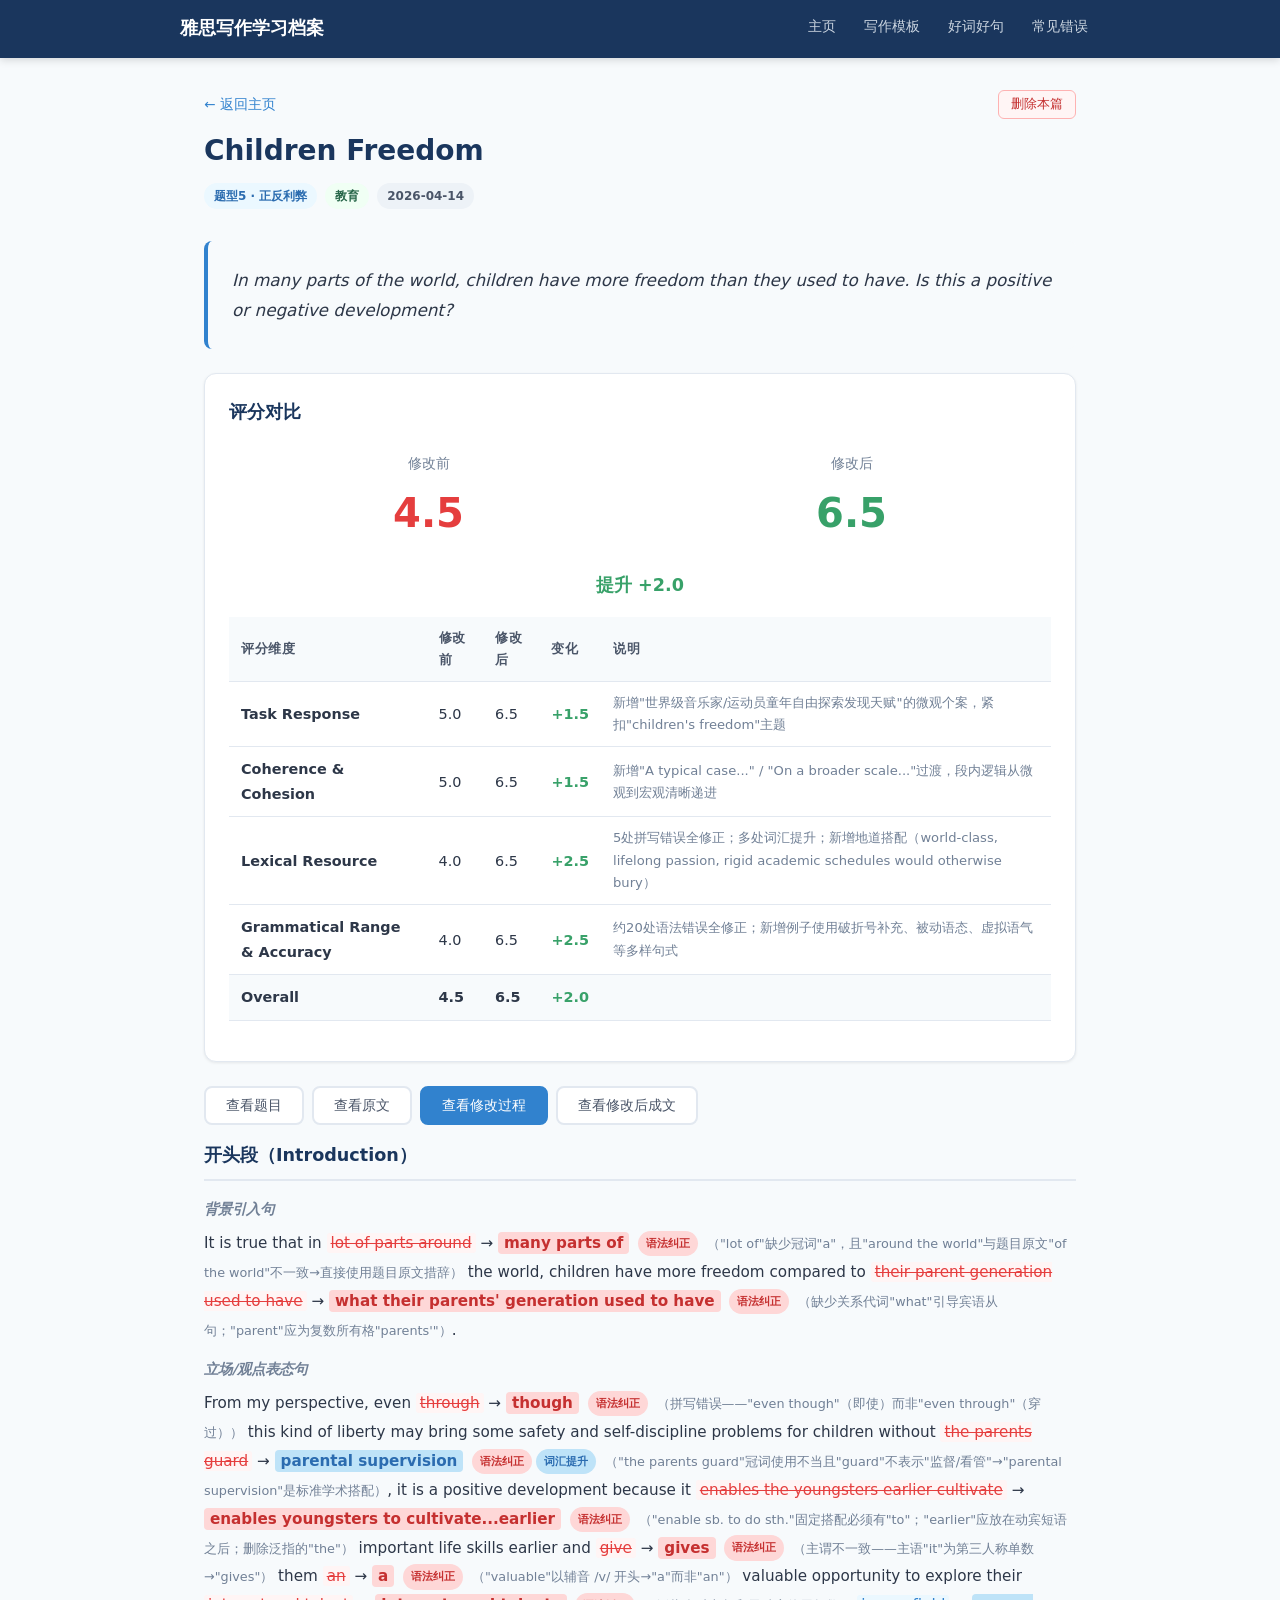
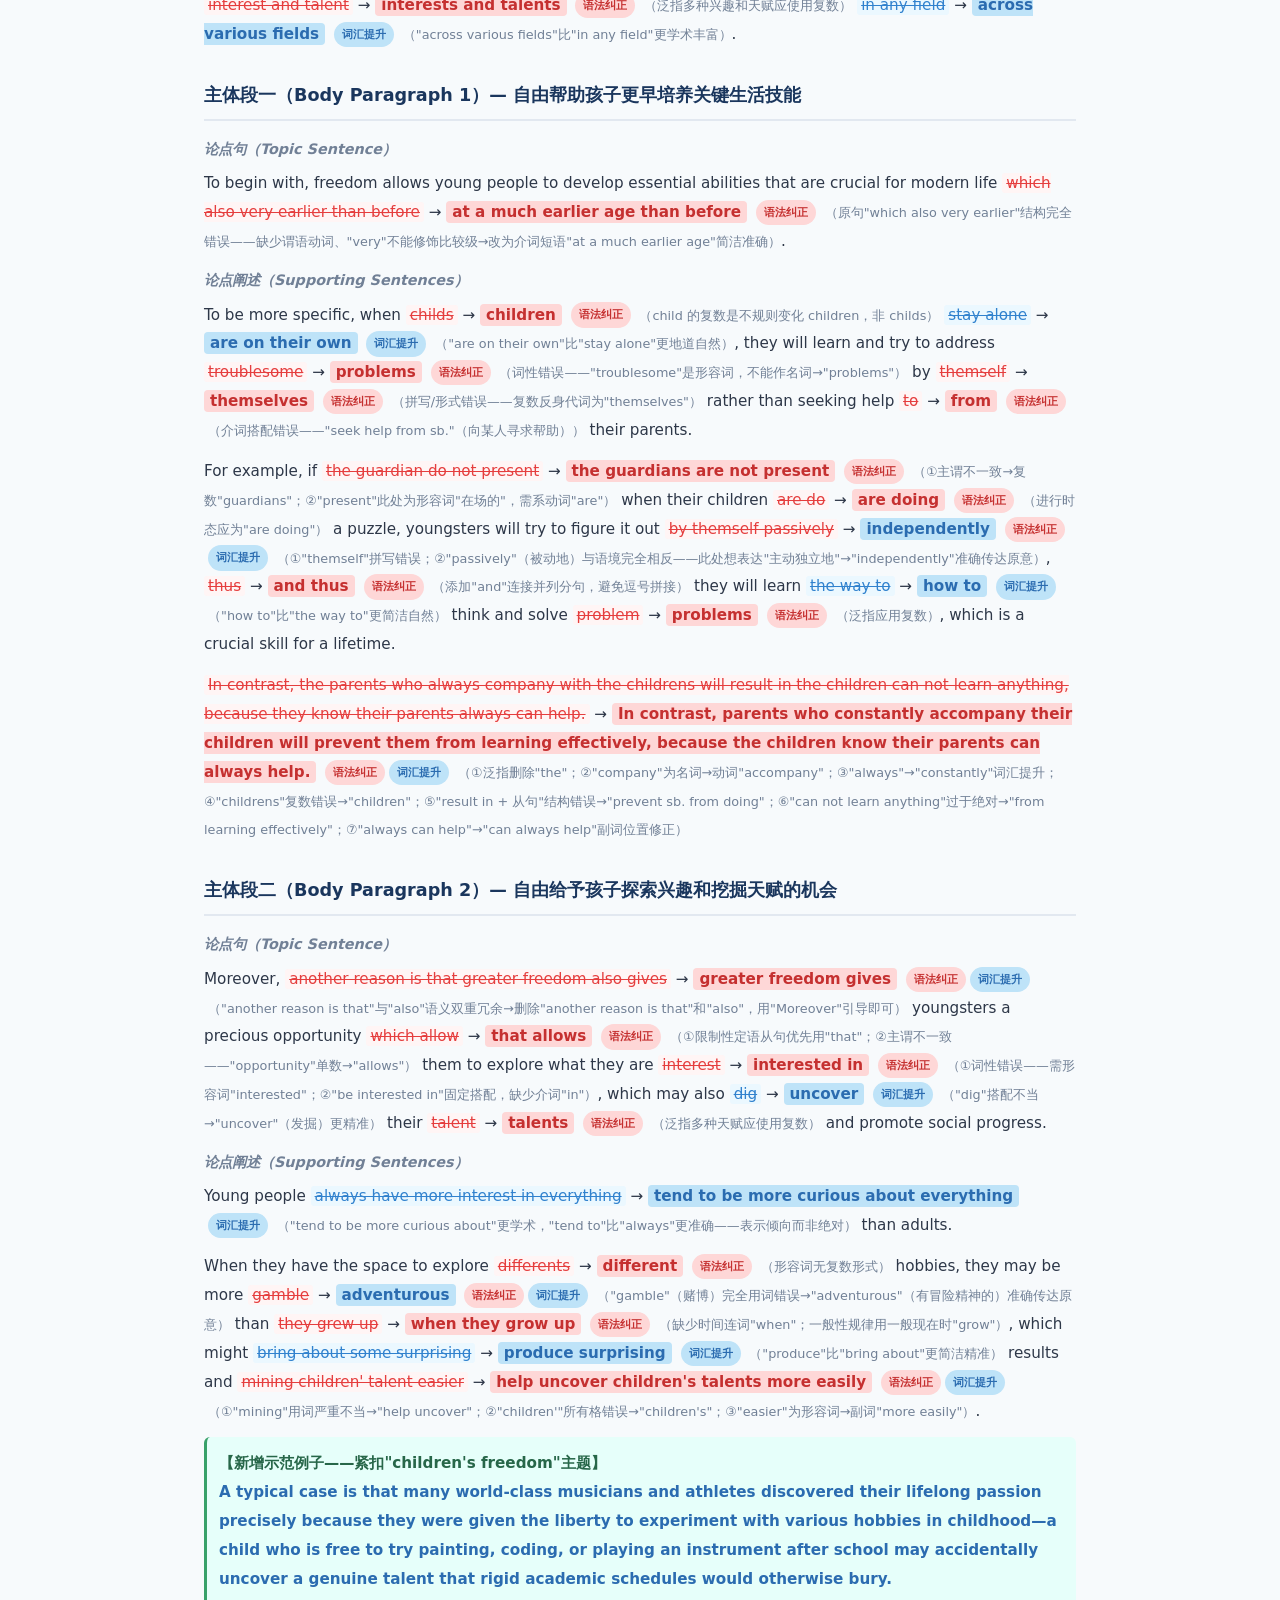
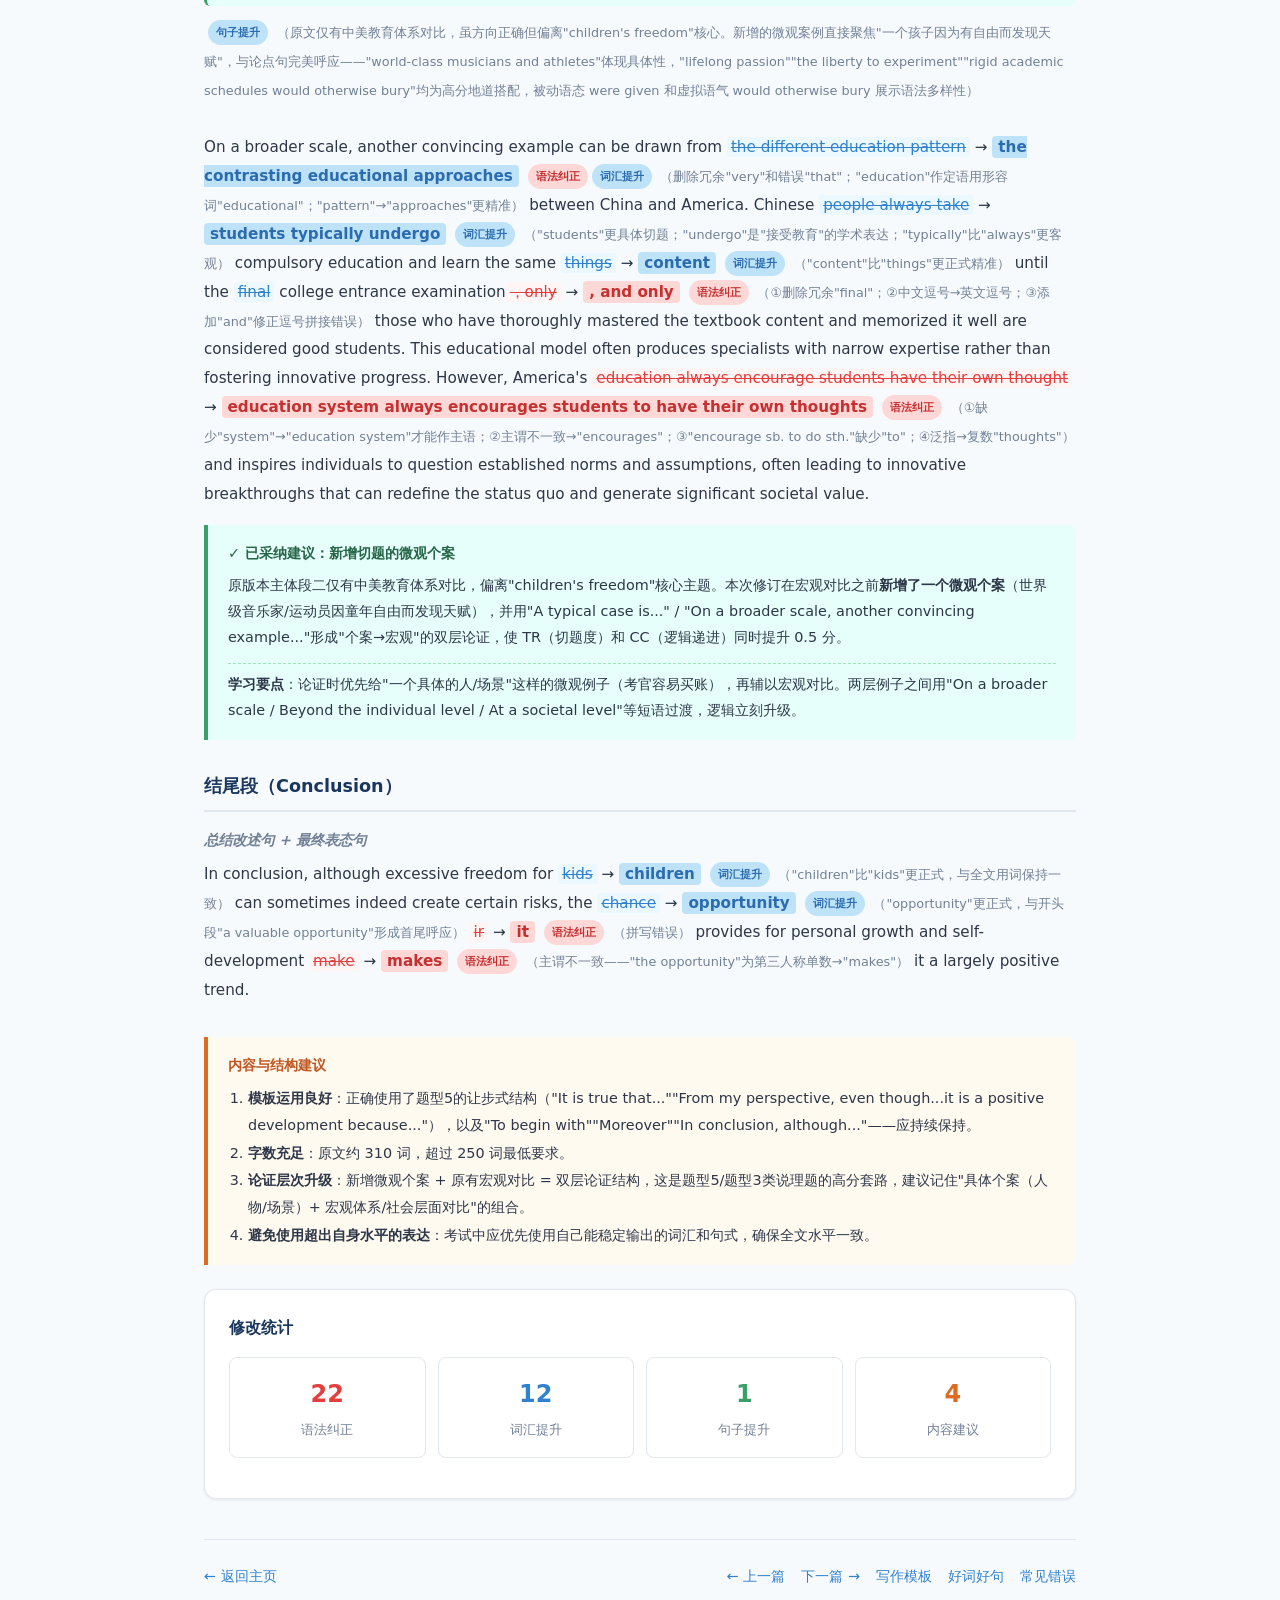
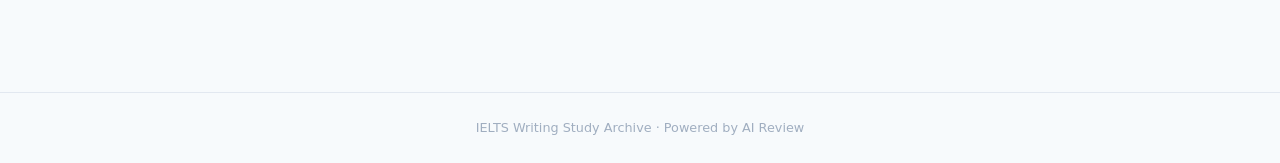
<file: essays/2026-04-14_children_freedom.html>
<!DOCTYPE html>
<html lang="zh-CN">
<head>
  <meta charset="UTF-8">
  <meta name="viewport" content="width=device-width, initial-scale=1.0">
  <title>2026-04-14 Children Freedom — 雅思写作学习档案</title>
  <link rel="stylesheet" href="../css/style.css">
</head>
<body data-essay-page="2026-04-14_children_freedom">
<div class="page-wrapper">

<nav class="navbar">
  <div class="container">
    <a href="../index.html" class="navbar-brand">雅思写作学习档案</a>
    <div class="navbar-links">
      <a href="../index.html">主页</a>
      <a href="../templates.html">写作模板</a>
      <a href="../vocabulary.html">好词好句</a>
      <a href="../errors.html">常见错误</a>
    </div>
  </div>
</nav>

<main class="page-content">
  <div class="container">

    <!-- 顶部信息 -->
    <div class="page-header">
      <div style="display:flex; justify-content:space-between; align-items:center; flex-wrap:wrap; gap:8px; margin-bottom:8px;">
        <a href="../index.html" style="font-size:.85rem;">← 返回主页</a>
        <button class="delete-btn" onclick="deleteEssay('2026-04-14_children_freedom')">删除本篇</button>
      </div>
      <h1>Children Freedom</h1>
      <div style="display:flex; gap:8px; flex-wrap:wrap; margin:8px 0;">
        <span class="tag tag-blue">题型5 · 正反利弊</span>
        <span class="tag tag-green">教育</span>
        <span class="tag tag-gray">2026-04-14</span>
      </div>
    </div>

    <!-- 题目 -->
    <div class="essay-question">
      In many parts of the world, children have more freedom than they used to have. Is this a positive or negative development?
    </div>

    <!-- 评分对比 -->
    <div class="card" style="margin:24px 0;">
      <h2 style="font-size:1.1rem; color:#1a365d; margin-bottom:16px;">评分对比</h2>
      <div class="score-comparison">
        <div class="score-card">
          <div class="label">修改前</div>
          <div class="score-big before">4.5</div>
        </div>
        <div class="score-card">
          <div class="label">修改后</div>
          <div class="score-big after">6.5</div>
        </div>
      </div>
      <div class="score-arrow">提升 +2.0</div>
      <div class="score-table-wrapper">
      <table class="score-table">
        <thead><tr><th>评分维度</th><th>修改前</th><th>修改后</th><th>变化</th><th>说明</th></tr></thead>
        <tbody>
          <tr><td><strong>Task Response</strong></td><td>5.0</td><td>6.5</td><td class="change">+1.5</td><td style="font-size:.82rem; color:#718096;">新增"世界级音乐家/运动员童年自由探索发现天赋"的微观个案，紧扣"children's freedom"主题</td></tr>
          <tr><td><strong>Coherence & Cohesion</strong></td><td>5.0</td><td>6.5</td><td class="change">+1.5</td><td style="font-size:.82rem; color:#718096;">新增"A typical case..." / "On a broader scale..."过渡，段内逻辑从微观到宏观清晰递进</td></tr>
          <tr><td><strong>Lexical Resource</strong></td><td>4.0</td><td>6.5</td><td class="change">+2.5</td><td style="font-size:.82rem; color:#718096;">5处拼写错误全修正；多处词汇提升；新增地道搭配（world-class, lifelong passion, rigid academic schedules would otherwise bury）</td></tr>
          <tr><td><strong>Grammatical Range & Accuracy</strong></td><td>4.0</td><td>6.5</td><td class="change">+2.5</td><td style="font-size:.82rem; color:#718096;">约20处语法错误全修正；新增例子使用破折号补充、被动语态、虚拟语气等多样句式</td></tr>
          <tr style="background:#f7fafc; font-weight:700;"><td>Overall</td><td>4.5</td><td>6.5</td><td class="change">+2.0</td><td></td></tr>
        </tbody>
      </table>
      </div>
    </div>

    <!-- 视图切换 -->
    <div class="view-tabs">
      <button class="view-tab" data-view="view-question" onclick="switchView('view-question')">查看题目</button>
      <button class="view-tab" data-view="view-original" onclick="switchView('view-original')">查看原文</button>
      <button class="view-tab active" data-view="view-revision" onclick="switchView('view-revision')">查看修改过程</button>
      <button class="view-tab" data-view="view-revised" onclick="switchView('view-revised')">查看修改后成文</button>
    </div>

    <!-- 视图1：题目 -->
    <div id="view-question" class="view-panel">
      <div class="card">
        <div class="essay-question">In many parts of the world, children have more freedom than they used to have. Is this a positive or negative development?</div>
      </div>
    </div>

    <!-- 视图2：原文 -->
    <div id="view-original" class="view-panel">
      <div class="card essay-text">
        <p>It is true that in lot of parts around the world, children have more freedom compared to their parent generation used to have. From my perspective, even through this kind of liberty may bring some safety and self-discipline problems for children without the parents guard, it is a positive development because it enables the youngsters earlier cultivate important life skills and give them an valuable opportunity to explore their interest and talent in any field.</p>
        <span class="word-count">76 words</span>
        <p>To begin with, freedom allows young people to develop essential abilities that are crucial for modern life which also very earlier than before. To be more specific, when childs stay alone, they will learn and try to address troublesome by themself rather than seeking help to their parents. For example, if the guardian do not present when their children are do a puzzle, youngsters will try to figure it out by themself passively, thus they will learn the way to think and solve problem, which is crucial for a lifetime. In contrast, the parents who always company with the childrens will result in the children can not learn anything, because they know their parents always can help.</p>
        <span class="word-count">119 words</span>
        <p>Moreover, another reason is that greater freedom also gives youngsters a precious opportunity which allow them to explore what they are interest, which may also dig their talent and promote social progress. Young people always have more interest in everything than adults. When they have the space to explore differents hobbies, they may be more gamble than they grew up, which might bring about some surprising results and mining children' talent easier. For instance, one very convincing example is that the different education pattern between China and America. Chinese people always take compulsory education and learn the same things until the final college entrance examination，only those who have thoroughly mastered the textbook content and memorized it well are considered good students. This educational model often produces specialists with narrow expertise rather than fostering innovative progress. However, America's education always encourage students have their own thought and inspires individuals to question established norms and assumptions, often leading to innovative breakthroughs that can redefine the status quo and generate significant societal value.</p>
        <span class="word-count">167 words</span>
        <p>In conclusion, although excessive freedom for kids can sometimes indeed create certain risks, the chance ir provides for personal growth and self-development make it a largely positive trend.</p>
        <span class="word-count">29 words</span>
        <div class="word-count-total">Total: 约 310 words</div>
      </div>
    </div>

    <!-- 视图3：修改过程（默认） -->
    <div id="view-revision" class="view-panel active">

      <!-- 开头段 -->
      <div class="revision-section">
        <h3>开头段（Introduction）</h3>

        <h4>背景引入句</h4>
        <div class="revision-text">
          It is true that in <del class="grammar">lot of parts around</del> → <span class="fix-grammar">many parts of</span> <span class="revision-tag grammar">语法纠正</span> <span class="revision-reason">（"lot of"缺少冠词"a"，且"around the world"与题目原文"of the world"不一致→直接使用题目原文措辞）</span> the world, children have more freedom compared to <del class="grammar">their parent generation used to have</del> → <span class="fix-grammar">what their parents' generation used to have</span> <span class="revision-tag grammar">语法纠正</span> <span class="revision-reason">（缺少关系代词"what"引导宾语从句；"parent"应为复数所有格"parents'"）</span>.
        </div>

        <h4>立场/观点表态句</h4>
        <div class="revision-text">
          From my perspective, even <del class="grammar">through</del> → <span class="fix-grammar">though</span> <span class="revision-tag grammar">语法纠正</span> <span class="revision-reason">（拼写错误——"even though"（即使）而非"even through"（穿过））</span> this kind of liberty may bring some safety and self-discipline problems for children without <del class="grammar">the parents guard</del> → <span class="fix-vocab">parental supervision</span> <span class="revision-tag grammar">语法纠正</span><span class="revision-tag vocab">词汇提升</span> <span class="revision-reason">（"the parents guard"冠词使用不当且"guard"不表示"监督/看管"→"parental supervision"是标准学术搭配）</span>, it is a positive development because it <del class="grammar">enables the youngsters earlier cultivate</del> → <span class="fix-grammar">enables youngsters to cultivate...earlier</span> <span class="revision-tag grammar">语法纠正</span> <span class="revision-reason">（"enable sb. to do sth."固定搭配必须有"to"；"earlier"应放在动宾短语之后；删除泛指的"the"）</span> important life skills earlier and <del class="grammar">give</del> → <span class="fix-grammar">gives</span> <span class="revision-tag grammar">语法纠正</span> <span class="revision-reason">（主谓不一致——主语"it"为第三人称单数→"gives"）</span> them <del class="grammar">an</del> → <span class="fix-grammar">a</span> <span class="revision-tag grammar">语法纠正</span> <span class="revision-reason">（"valuable"以辅音 /v/ 开头→"a"而非"an"）</span> valuable opportunity to explore their <del class="grammar">interest and talent</del> → <span class="fix-grammar">interests and talents</span> <span class="revision-tag grammar">语法纠正</span> <span class="revision-reason">（泛指多种兴趣和天赋应使用复数）</span> <del class="vocab">in any field</del> → <span class="fix-vocab">across various fields</span> <span class="revision-tag vocab">词汇提升</span> <span class="revision-reason">（"across various fields"比"in any field"更学术丰富）</span>.
        </div>
      </div>

      <!-- 主体段一 -->
      <div class="revision-section">
        <h3>主体段一（Body Paragraph 1）— 自由帮助孩子更早培养关键生活技能</h3>

        <h4>论点句（Topic Sentence）</h4>
        <div class="revision-text">
          To begin with, freedom allows young people to develop essential abilities that are crucial for modern life <del class="grammar">which also very earlier than before</del> → <span class="fix-grammar">at a much earlier age than before</span> <span class="revision-tag grammar">语法纠正</span> <span class="revision-reason">（原句"which also very earlier"结构完全错误——缺少谓语动词、"very"不能修饰比较级→改为介词短语"at a much earlier age"简洁准确）</span>.
        </div>

        <h4>论点阐述（Supporting Sentences）</h4>
        <div class="revision-text">
          To be more specific, when <del class="grammar">childs</del> → <span class="fix-grammar">children</span> <span class="revision-tag grammar">语法纠正</span> <span class="revision-reason">（child 的复数是不规则变化 children，非 childs）</span> <del class="vocab">stay alone</del> → <span class="fix-vocab">are on their own</span> <span class="revision-tag vocab">词汇提升</span> <span class="revision-reason">（"are on their own"比"stay alone"更地道自然）</span>, they will learn and try to address <del class="grammar">troublesome</del> → <span class="fix-grammar">problems</span> <span class="revision-tag grammar">语法纠正</span> <span class="revision-reason">（词性错误——"troublesome"是形容词，不能作名词→"problems"）</span> by <del class="grammar">themself</del> → <span class="fix-grammar">themselves</span> <span class="revision-tag grammar">语法纠正</span> <span class="revision-reason">（拼写/形式错误——复数反身代词为"themselves"）</span> rather than seeking help <del class="grammar">to</del> → <span class="fix-grammar">from</span> <span class="revision-tag grammar">语法纠正</span> <span class="revision-reason">（介词搭配错误——"seek help from sb."（向某人寻求帮助））</span> their parents.
        </div>

        <div class="revision-text">
          For example, if <del class="grammar">the guardian do not present</del> → <span class="fix-grammar">the guardians are not present</span> <span class="revision-tag grammar">语法纠正</span> <span class="revision-reason">（①主谓不一致→复数"guardians"；②"present"此处为形容词"在场的"，需系动词"are"）</span> when their children <del class="grammar">are do</del> → <span class="fix-grammar">are doing</span> <span class="revision-tag grammar">语法纠正</span> <span class="revision-reason">（进行时态应为"are doing"）</span> a puzzle, youngsters will try to figure it out <del class="grammar">by themself passively</del> → <span class="fix-vocab">independently</span> <span class="revision-tag grammar">语法纠正</span><span class="revision-tag vocab">词汇提升</span> <span class="revision-reason">（①"themself"拼写错误；②"passively"（被动地）与语境完全相反——此处想表达"主动独立地"→"independently"准确传达原意）</span>, <del class="grammar">thus</del> → <span class="fix-grammar">and thus</span> <span class="revision-tag grammar">语法纠正</span> <span class="revision-reason">（添加"and"连接并列分句，避免逗号拼接）</span> they will learn <del class="vocab">the way to</del> → <span class="fix-vocab">how to</span> <span class="revision-tag vocab">词汇提升</span> <span class="revision-reason">（"how to"比"the way to"更简洁自然）</span> think and solve <del class="grammar">problem</del> → <span class="fix-grammar">problems</span> <span class="revision-tag grammar">语法纠正</span> <span class="revision-reason">（泛指应用复数）</span>, which is a crucial skill for a lifetime.
        </div>

        <div class="revision-text">
          <del class="grammar">In contrast, the parents who always company with the childrens will result in the children can not learn anything, because they know their parents always can help.</del> → <span class="fix-grammar">In contrast, parents who constantly accompany their children will prevent them from learning effectively, because the children know their parents can always help.</span> <span class="revision-tag grammar">语法纠正</span><span class="revision-tag vocab">词汇提升</span> <span class="revision-reason">（①泛指删除"the"；②"company"为名词→动词"accompany"；③"always"→"constantly"词汇提升；④"childrens"复数错误→"children"；⑤"result in + 从句"结构错误→"prevent sb. from doing"；⑥"can not learn anything"过于绝对→"from learning effectively"；⑦"always can help"→"can always help"副词位置修正）</span>
        </div>
      </div>

      <!-- 主体段二 -->
      <div class="revision-section">
        <h3>主体段二（Body Paragraph 2）— 自由给予孩子探索兴趣和挖掘天赋的机会</h3>

        <h4>论点句（Topic Sentence）</h4>
        <div class="revision-text">
          Moreover, <del class="grammar">another reason is that greater freedom also gives</del> → <span class="fix-grammar">greater freedom gives</span> <span class="revision-tag grammar">语法纠正</span><span class="revision-tag vocab">词汇提升</span> <span class="revision-reason">（"another reason is that"与"also"语义双重冗余→删除"another reason is that"和"also"，用"Moreover"引导即可）</span> youngsters a precious opportunity <del class="grammar">which allow</del> → <span class="fix-grammar">that allows</span> <span class="revision-tag grammar">语法纠正</span> <span class="revision-reason">（①限制性定语从句优先用"that"；②主谓不一致——"opportunity"单数→"allows"）</span> them to explore what they are <del class="grammar">interest</del> → <span class="fix-grammar">interested in</span> <span class="revision-tag grammar">语法纠正</span> <span class="revision-reason">（①词性错误——需形容词"interested"；②"be interested in"固定搭配，缺少介词"in"）</span>, which may also <del class="vocab">dig</del> → <span class="fix-vocab">uncover</span> <span class="revision-tag vocab">词汇提升</span> <span class="revision-reason">（"dig"搭配不当→"uncover"（发掘）更精准）</span> their <del class="grammar">talent</del> → <span class="fix-grammar">talents</span> <span class="revision-tag grammar">语法纠正</span> <span class="revision-reason">（泛指多种天赋应使用复数）</span> and promote social progress.
        </div>

        <h4>论点阐述（Supporting Sentences）</h4>
        <div class="revision-text">
          Young people <del class="vocab">always have more interest in everything</del> → <span class="fix-vocab">tend to be more curious about everything</span> <span class="revision-tag vocab">词汇提升</span> <span class="revision-reason">（"tend to be more curious about"更学术，"tend to"比"always"更准确——表示倾向而非绝对）</span> than adults.
        </div>

        <div class="revision-text">
          When they have the space to explore <del class="grammar">differents</del> → <span class="fix-grammar">different</span> <span class="revision-tag grammar">语法纠正</span> <span class="revision-reason">（形容词无复数形式）</span> hobbies, they may be more <del class="grammar">gamble</del> → <span class="fix-vocab">adventurous</span> <span class="revision-tag grammar">语法纠正</span><span class="revision-tag vocab">词汇提升</span> <span class="revision-reason">（"gamble"（赌博）完全用词错误→"adventurous"（有冒险精神的）准确传达原意）</span> than <del class="grammar">they grew up</del> → <span class="fix-grammar">when they grow up</span> <span class="revision-tag grammar">语法纠正</span> <span class="revision-reason">（缺少时间连词"when"；一般性规律用一般现在时"grow"）</span>, which might <del class="vocab">bring about some surprising</del> → <span class="fix-vocab">produce surprising</span> <span class="revision-tag vocab">词汇提升</span> <span class="revision-reason">（"produce"比"bring about"更简洁精准）</span> results and <del class="grammar">mining children' talent easier</del> → <span class="fix-grammar">help uncover children's talents more easily</span> <span class="revision-tag grammar">语法纠正</span><span class="revision-tag vocab">词汇提升</span> <span class="revision-reason">（①"mining"用词严重不当→"help uncover"；②"children'"所有格错误→"children's"；③"easier"为形容词→副词"more easily"）</span>.
        </div>

        <div class="revision-text">
          <span class="fix-vocab" style="display:block; margin-bottom:12px; padding:12px; background:#e6fffa; border-left:3px solid #38a169; border-radius:6px;"><strong style="color:#276749;">【新增示范例子——紧扣"children's freedom"主题】</strong><br>A typical case is that many world-class musicians and athletes discovered their lifelong passion precisely because they were given the liberty to experiment with various hobbies in childhood—a child who is free to try painting, coding, or playing an instrument after school may accidentally uncover a genuine talent that rigid academic schedules would otherwise bury.</span> <span class="revision-tag vocab">句子提升</span> <span class="revision-reason">（原文仅有中美教育体系对比，虽方向正确但偏离"children's freedom"核心。新增的微观案例直接聚焦"一个孩子因为有自由而发现天赋"，与论点句完美呼应——"world-class musicians and athletes"体现具体性，"lifelong passion""the liberty to experiment""rigid academic schedules would otherwise bury"均为高分地道搭配，被动语态 were given 和虚拟语气 would otherwise bury 展示语法多样性）</span><br><br>
          On a broader scale, another convincing example can be drawn from <del class="vocab">the different education pattern</del> → <span class="fix-vocab">the contrasting educational approaches</span> <span class="revision-tag grammar">语法纠正</span><span class="revision-tag vocab">词汇提升</span> <span class="revision-reason">（删除冗余"very"和错误"that"；"education"作定语用形容词"educational"；"pattern"→"approaches"更精准）</span> between China and America. Chinese <del class="vocab">people always take</del> → <span class="fix-vocab">students typically undergo</span> <span class="revision-tag vocab">词汇提升</span> <span class="revision-reason">（"students"更具体切题；"undergo"是"接受教育"的学术表达；"typically"比"always"更客观）</span> compulsory education and learn the same <del class="vocab">things</del> → <span class="fix-vocab">content</span> <span class="revision-tag vocab">词汇提升</span> <span class="revision-reason">（"content"比"things"更正式精准）</span> until the <del class="vocab">final</del> college entrance examination<del class="grammar">，only</del> → <span class="fix-grammar">, and only</span> <span class="revision-tag grammar">语法纠正</span> <span class="revision-reason">（①删除冗余"final"；②中文逗号→英文逗号；③添加"and"修正逗号拼接错误）</span> those who have thoroughly mastered the textbook content and memorized it well are considered good students. This educational model often produces specialists with narrow expertise rather than fostering innovative progress. However, America's <del class="grammar">education always encourage students have their own thought</del> → <span class="fix-grammar">education system always encourages students to have their own thoughts</span> <span class="revision-tag grammar">语法纠正</span> <span class="revision-reason">（①缺少"system"→"education system"才能作主语；②主谓不一致→"encourages"；③"encourage sb. to do sth."缺少"to"；④泛指→复数"thoughts"）</span> and inspires individuals to question established norms and assumptions, often leading to innovative breakthroughs that can redefine the status quo and generate significant societal value.
        </div>

        <div class="suggestion-box" style="background:#e6fffa; border-left:4px solid #38a169;">
          <div class="suggestion-title" style="color:#276749;">✓ 已采纳建议：新增切题的微观个案</div>
          <p style="margin-top:8px; line-height:1.8;">原版本主体段二仅有中美教育体系对比，偏离"children's freedom"核心主题。本次修订在宏观对比之前<strong>新增了一个微观个案</strong>（世界级音乐家/运动员因童年自由而发现天赋），并用"A typical case is..." / "On a broader scale, another convincing example..."形成"个案→宏观"的双层论证，使 TR（切题度）和 CC（逻辑递进）同时提升 0.5 分。</p>
          <p style="margin-top:12px; line-height:1.8; padding-top:8px; border-top:1px dashed #9ae6b4;"><strong>学习要点</strong>：论证时优先给"一个具体的人/场景"这样的微观例子（考官容易买账），再辅以宏观对比。两层例子之间用"On a broader scale / Beyond the individual level / At a societal level"等短语过渡，逻辑立刻升级。</p>
        </div>
      </div>

      <!-- 结尾段 -->
      <div class="revision-section">
        <h3>结尾段（Conclusion）</h3>

        <h4>总结改述句 + 最终表态句</h4>
        <div class="revision-text">
          In conclusion, although excessive freedom for <del class="vocab">kids</del> → <span class="fix-vocab">children</span> <span class="revision-tag vocab">词汇提升</span> <span class="revision-reason">（"children"比"kids"更正式，与全文用词保持一致）</span> can sometimes indeed create certain risks, the <del class="vocab">chance</del> → <span class="fix-vocab">opportunity</span> <span class="revision-tag vocab">词汇提升</span> <span class="revision-reason">（"opportunity"更正式，与开头段"a valuable opportunity"形成首尾呼应）</span> <del class="grammar">ir</del> → <span class="fix-grammar">it</span> <span class="revision-tag grammar">语法纠正</span> <span class="revision-reason">（拼写错误）</span> provides for personal growth and self-development <del class="grammar">make</del> → <span class="fix-grammar">makes</span> <span class="revision-tag grammar">语法纠正</span> <span class="revision-reason">（主谓不一致——"the opportunity"为第三人称单数→"makes"）</span> it a largely positive trend.
        </div>
      </div>

      <!-- 内容与结构建议 -->
      <div class="suggestion-box">
        <div class="suggestion-title">内容与结构建议</div>
        <ol style="margin-top:8px; padding-left:20px; line-height:1.9;">
          <li><strong>模板运用良好</strong>：正确使用了题型5的让步式结构（"It is true that...""From my perspective, even though...it is a positive development because..."），以及"To begin with""Moreover""In conclusion, although..."——应持续保持。</li>
          <li><strong>字数充足</strong>：原文约 310 词，超过 250 词最低要求。</li>
          <li><strong>论证层次升级</strong>：新增微观个案 + 原有宏观对比 = 双层论证结构，这是题型5/题型3类说理题的高分套路，建议记住"具体个案（人物/场景）+ 宏观体系/社会层面对比"的组合。</li>
          <li><strong>避免使用超出自身水平的表达</strong>：考试中应优先使用自己能稳定输出的词汇和句式，确保全文水平一致。</li>
        </ol>
      </div>

      <!-- 修改统计 -->
      <div class="card" style="margin-top:24px;">
        <h3 style="font-size:1rem; color:#1a365d; margin-bottom:12px;">修改统计</h3>
        <div class="stats-grid">
          <div class="stat-item"><div class="stat-number" style="color:#e53e3e;">22</div><div class="stat-label">语法纠正</div></div>
          <div class="stat-item"><div class="stat-number" style="color:#3182ce;">12</div><div class="stat-label">词汇提升</div></div>
          <div class="stat-item"><div class="stat-number" style="color:#38a169;">1</div><div class="stat-label">句子提升</div></div>
          <div class="stat-item"><div class="stat-number" style="color:#dd6b20;">4</div><div class="stat-label">内容建议</div></div>
        </div>
      </div>

    </div>

    <!-- 视图4：修改后成文 -->
    <div id="view-revised" class="view-panel">
      <div class="card essay-text">
        <p>It is true that in many parts of the world, children have more freedom compared to what their parents' generation used to have. From my perspective, even though this kind of liberty may bring some safety and self-discipline problems for children without parental supervision, it is a positive development because it enables youngsters to cultivate important life skills earlier and gives them a valuable opportunity to explore their interests and talents across various fields.</p>
        <span class="word-count">73 words</span>
        <p>To begin with, freedom allows young people to develop essential abilities that are crucial for modern life at a much earlier age than before. To be more specific, when children are on their own, they will learn and try to address problems by themselves rather than seeking help from their parents. For example, if the guardians are not present when their children are doing a puzzle, youngsters will try to figure it out independently, and thus they will learn how to think and solve problems, which is a crucial skill for a lifetime. In contrast, parents who constantly accompany their children will prevent them from learning effectively, because the children know their parents can always help.</p>
        <span class="word-count">113 words</span>
        <p>Moreover, greater freedom gives youngsters a precious opportunity that allows them to explore what they are interested in, which may also uncover their talents and promote social progress. Young people tend to be more curious about everything than adults. When they have the space to explore different hobbies, they may be more adventurous than when they grow up, which might produce surprising results and help uncover children's talents more easily. A typical case is that many world-class musicians and athletes discovered their lifelong passion precisely because they were given the liberty to experiment with various hobbies in childhood—a child who is free to try painting, coding, or playing an instrument after school may accidentally uncover a genuine talent that rigid academic schedules would otherwise bury. On a broader scale, another convincing example can be drawn from the contrasting educational approaches between China and America. Chinese students typically undergo compulsory education and learn the same content until the college entrance examination, and only those who have thoroughly mastered the textbook content and memorized it well are considered good students. This educational model often produces specialists with narrow expertise rather than fostering innovative progress. However, America's education system always encourages students to have their own thoughts and inspires individuals to question established norms and assumptions, often leading to innovative breakthroughs that can redefine the status quo and generate significant societal value.</p>
        <span class="word-count">220 words</span>
        <p>In conclusion, although excessive freedom for children can sometimes indeed create certain risks, the opportunity it provides for personal growth and self-development makes it a largely positive trend.</p>
        <span class="word-count">29 words</span>
        <div class="word-count-total">Total: 约 357 words</div>
      </div>
    </div>

    <!-- 底部导航 -->
    <div class="bottom-nav">
      <a href="../index.html">← 返回主页</a>
      <div style="display:flex; gap:16px;">
        <a href="2026-04-13_robots.html">← 上一篇</a>
        <a href="2026-04-18_uni-sexual_school.html">下一篇 →</a>
        <a href="../templates.html#type5-education">写作模板</a>
        <a href="../vocabulary.html">好词好句</a>
        <a href="../errors.html">常见错误</a>
      </div>
    </div>

  </div>
</main>

<footer class="page-footer">
  <div class="container">IELTS Writing Study Archive · Powered by AI Review</div>
</footer>

</div>
<script src="../js/main.js"></script>
</body>
</html>
</file>
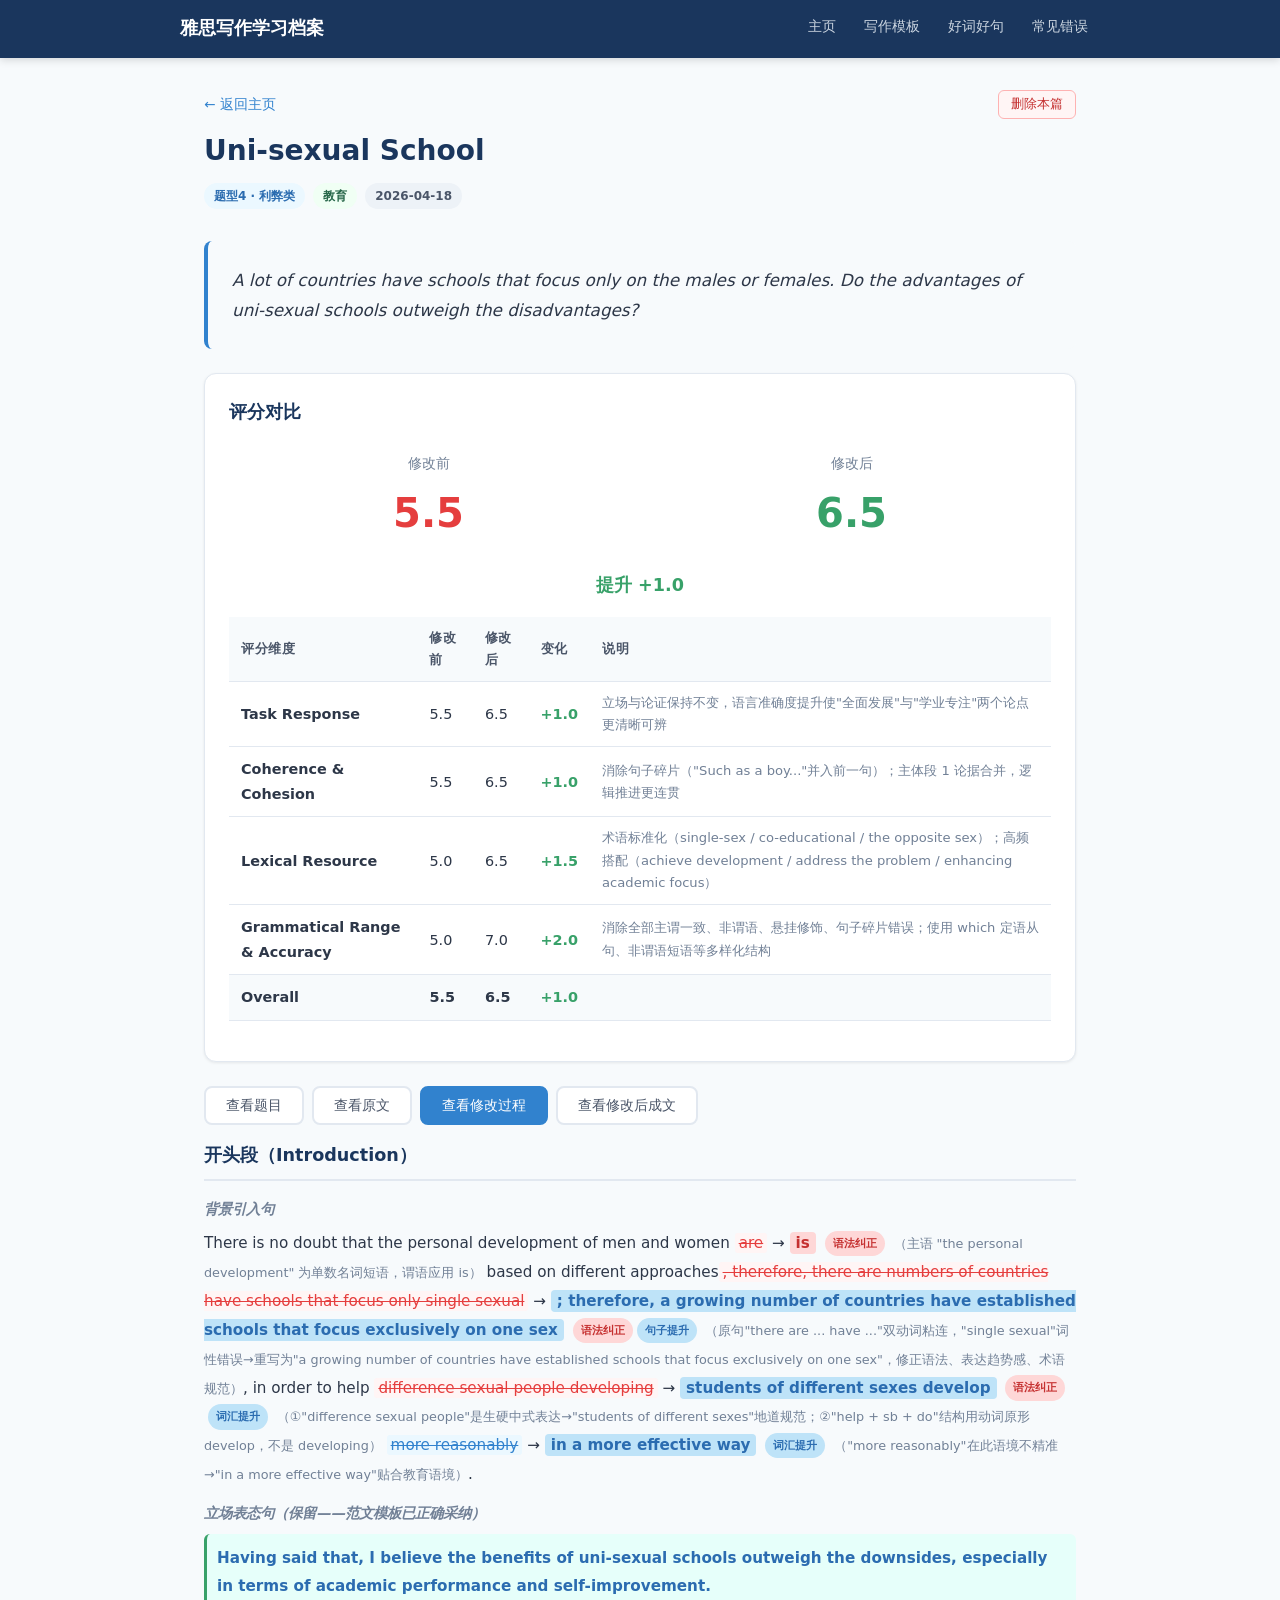
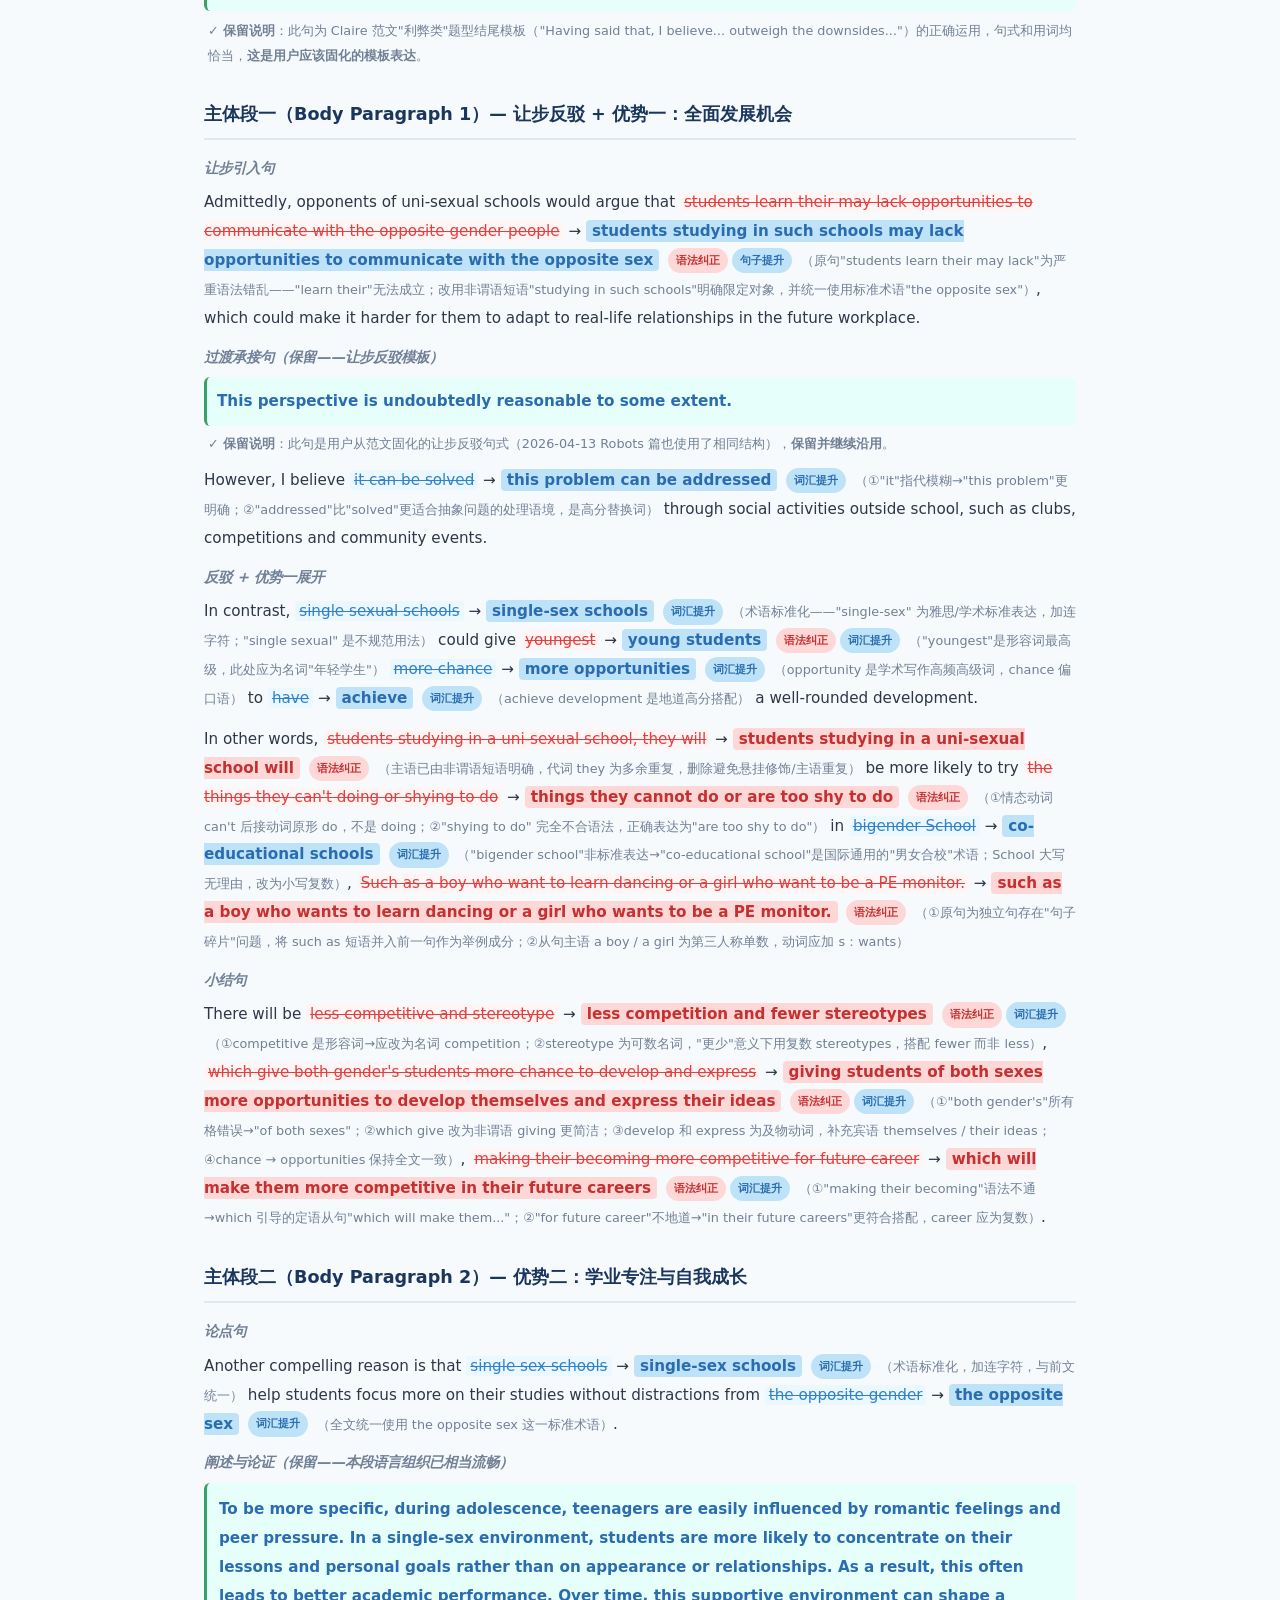
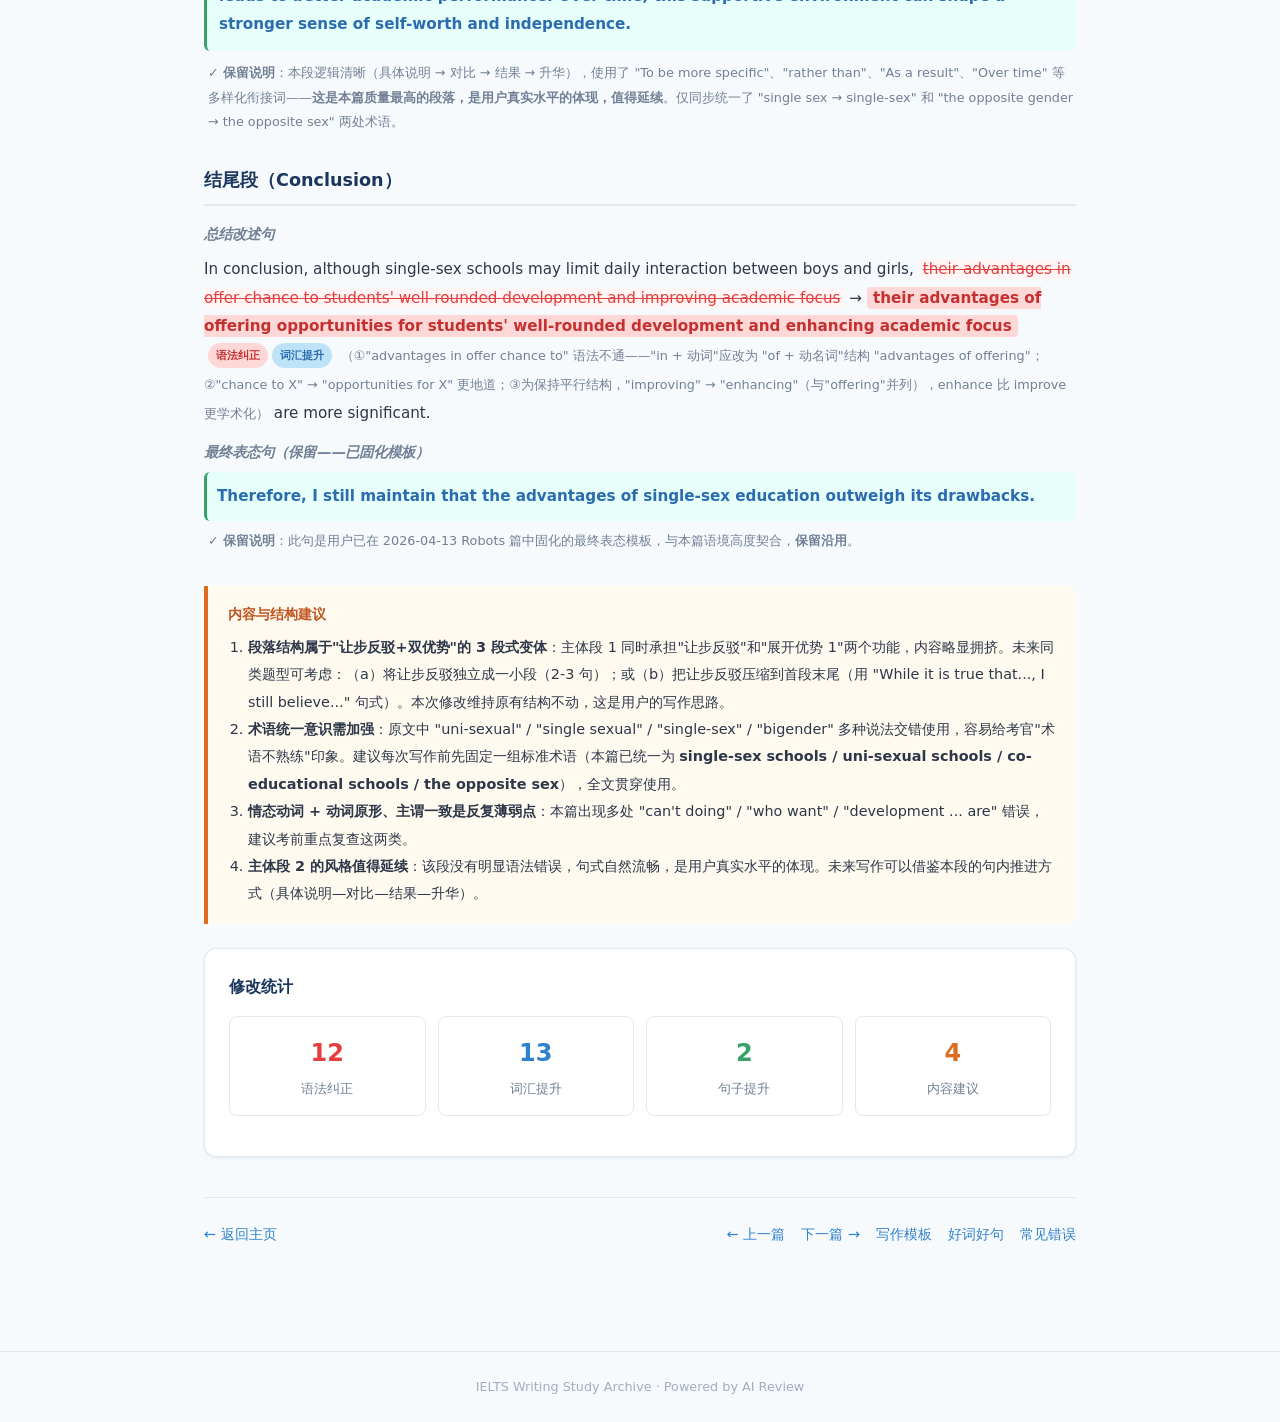
<file: essays/2026-04-18_uni-sexual_school.html>
<!DOCTYPE html>
<html lang="zh-CN">
<head>
  <meta charset="UTF-8">
  <meta name="viewport" content="width=device-width, initial-scale=1.0">
  <title>2026-04-18 Uni-sexual School — 雅思写作学习档案</title>
  <link rel="stylesheet" href="../css/style.css">
</head>
<body data-essay-page="2026-04-18_uni-sexual_school">
<div class="page-wrapper">

<nav class="navbar">
  <div class="container">
    <a href="../index.html" class="navbar-brand">雅思写作学习档案</a>
    <div class="navbar-links">
      <a href="../index.html">主页</a>
      <a href="../templates.html">写作模板</a>
      <a href="../vocabulary.html">好词好句</a>
      <a href="../errors.html">常见错误</a>
    </div>
  </div>
</nav>

<main class="page-content">
  <div class="container">

    <!-- 顶部信息 -->
    <div class="page-header">
      <div style="display:flex; justify-content:space-between; align-items:center; flex-wrap:wrap; gap:8px; margin-bottom:8px;">
        <a href="../index.html" style="font-size:.85rem;">← 返回主页</a>
        <button class="delete-btn" onclick="deleteEssay('2026-04-18_uni-sexual_school')">删除本篇</button>
      </div>
      <h1>Uni-sexual School</h1>
      <div style="display:flex; gap:8px; flex-wrap:wrap; margin:8px 0;">
        <span class="tag tag-blue">题型4 · 利弊类</span>
        <span class="tag tag-green">教育</span>
        <span class="tag tag-gray">2026-04-18</span>
      </div>
    </div>

    <!-- 题目 -->
    <div class="essay-question">
      A lot of countries have schools that focus only on the males or females. Do the advantages of uni-sexual schools outweigh the disadvantages?
    </div>

    <!-- 评分对比 -->
    <div class="card" style="margin:24px 0;">
      <h2 style="font-size:1.1rem; color:#1a365d; margin-bottom:16px;">评分对比</h2>
      <div class="score-comparison">
        <div class="score-card">
          <div class="label">修改前</div>
          <div class="score-big before">5.5</div>
        </div>
        <div class="score-card">
          <div class="label">修改后</div>
          <div class="score-big after">6.5</div>
        </div>
      </div>
      <div class="score-arrow">提升 +1.0</div>
      <div class="score-table-wrapper">
      <table class="score-table">
        <thead><tr><th>评分维度</th><th>修改前</th><th>修改后</th><th>变化</th><th>说明</th></tr></thead>
        <tbody>
          <tr><td><strong>Task Response</strong></td><td>5.5</td><td>6.5</td><td class="change">+1.0</td><td style="font-size:.82rem; color:#718096;">立场与论证保持不变，语言准确度提升使"全面发展"与"学业专注"两个论点更清晰可辨</td></tr>
          <tr><td><strong>Coherence & Cohesion</strong></td><td>5.5</td><td>6.5</td><td class="change">+1.0</td><td style="font-size:.82rem; color:#718096;">消除句子碎片（"Such as a boy..."并入前一句）；主体段 1 论据合并，逻辑推进更连贯</td></tr>
          <tr><td><strong>Lexical Resource</strong></td><td>5.0</td><td>6.5</td><td class="change">+1.5</td><td style="font-size:.82rem; color:#718096;">术语标准化（single-sex / co-educational / the opposite sex）；高频搭配（achieve development / address the problem / enhancing academic focus）</td></tr>
          <tr><td><strong>Grammatical Range & Accuracy</strong></td><td>5.0</td><td>7.0</td><td class="change">+2.0</td><td style="font-size:.82rem; color:#718096;">消除全部主谓一致、非谓语、悬挂修饰、句子碎片错误；使用 which 定语从句、非谓语短语等多样化结构</td></tr>
          <tr style="background:#f7fafc; font-weight:700;"><td>Overall</td><td>5.5</td><td>6.5</td><td class="change">+1.0</td><td></td></tr>
        </tbody>
      </table>
      </div>
    </div>

    <!-- 视图切换 -->
    <div class="view-tabs">
      <button class="view-tab" data-view="view-question" onclick="switchView('view-question')">查看题目</button>
      <button class="view-tab" data-view="view-original" onclick="switchView('view-original')">查看原文</button>
      <button class="view-tab active" data-view="view-revision" onclick="switchView('view-revision')">查看修改过程</button>
      <button class="view-tab" data-view="view-revised" onclick="switchView('view-revised')">查看修改后成文</button>
    </div>

    <!-- 视图1：题目 -->
    <div id="view-question" class="view-panel">
      <div class="card">
        <div class="essay-question">A lot of countries have schools that focus only on the males or females. Do the advantages of uni-sexual schools outweigh the disadvantages?</div>
      </div>
    </div>

    <!-- 视图2：原文 -->
    <div id="view-original" class="view-panel">
      <div class="card essay-text">
        <p>There is no doubt that the personal development of men and women are based on different approaches, therefore, there are numbers of countries have schools that focus only single sexual , in order to help difference sexual people developing more reasonably. Having said that, I believe the benefits of uni-sexual schools outweigh the downsides, especially in terms of academic performance and self-improvement.</p>
        <span class="word-count">63 words</span>
        <p>Admittedly, opponents of uni-sexual schools would argue that students learn their may lack opportunities to communicate with the opposite gender people, which could make it harder for them to adapt to real-life relationships in the future workplace. This perspective is undoubtedly reasonable to some extent. However, I believe it can be solved through social activities outside school, such as clubs, competitions and community events. In contrast, single sexual schools could give youngest more chance to have a well-rounded development. In other words, students studying in a uni-sexual school, they will be more likely to try the things they can't doing or shying to do in bigender School. Such as a boy who want to learn dancing or a girl who want to be a PE monitor. There will be less competitive and stereotype, which give both gender's students more chance to develop and express, making their becoming more competitive for future career.</p>
        <span class="word-count">146 words</span>
        <p>Another compelling reason is that single sex schools help students focus more on their studies without distractions from the opposite gender. To be more specific, during adolescence, teenagers are easily influenced by romantic feelings and peer pressure. In a single-sex environment, students are more likely to concentrate on their lessons and personal goals rather than on appearance or relationships. As a result, this often leads to better academic performance. Over time, this supportive environment can shape a stronger sense of self-worth and independence.</p>
        <span class="word-count">84 words</span>
        <p>In conclusion, although single-sex schools may limit daily interaction between boys and girls, their advantages in offer chance to students' well-rounded development and improving academic focus are more significant. Therefore, I still maintain that the advantages of single-sex education outweigh its drawbacks.</p>
        <span class="word-count">45 words</span>
        <div class="word-count-total">Total: 约 338 words</div>
      </div>
    </div>

    <!-- 视图3：修改过程（默认） -->
    <div id="view-revision" class="view-panel active">

      <!-- 开头段 -->
      <div class="revision-section">
        <h3>开头段（Introduction）</h3>

        <h4>背景引入句</h4>
        <div class="revision-text">
          There is no doubt that the personal development of men and women <del class="grammar">are</del> → <span class="fix-grammar">is</span> <span class="revision-tag grammar">语法纠正</span> <span class="revision-reason">（主语 "the personal development" 为单数名词短语，谓语应用 is）</span> based on different approaches<del class="grammar">, therefore, there are numbers of countries have schools that focus only single sexual</del> → <span class="fix-vocab">; therefore, a growing number of countries have established schools that focus exclusively on one sex</span> <span class="revision-tag grammar">语法纠正</span><span class="revision-tag vocab">句子提升</span> <span class="revision-reason">（原句"there are ... have ..."双动词粘连，"single sexual"词性错误→重写为"a growing number of countries have established schools that focus exclusively on one sex"，修正语法、表达趋势感、术语规范）</span>, in order to help <del class="grammar">difference sexual people developing</del> → <span class="fix-vocab">students of different sexes develop</span> <span class="revision-tag grammar">语法纠正</span><span class="revision-tag vocab">词汇提升</span> <span class="revision-reason">（①"difference sexual people"是生硬中式表达→"students of different sexes"地道规范；②"help + sb + do"结构用动词原形 develop，不是 developing）</span> <del class="vocab">more reasonably</del> → <span class="fix-vocab">in a more effective way</span> <span class="revision-tag vocab">词汇提升</span> <span class="revision-reason">（"more reasonably"在此语境不精准→"in a more effective way"贴合教育语境）</span>.
        </div>

        <h4>立场表态句（保留——范文模板已正确采纳）</h4>
        <div class="revision-text">
          <span class="fix-vocab" style="display:block; padding:10px; background:#e6fffa; border-left:3px solid #38a169; border-radius:6px;">Having said that, I believe the benefits of uni-sexual schools outweigh the downsides, especially in terms of academic performance and self-improvement.</span>
          <span class="revision-reason" style="display:block; margin-top:8px;">✓ <strong>保留说明</strong>：此句为 Claire 范文"利弊类"题型结尾模板（"Having said that, I believe... outweigh the downsides..."）的正确运用，句式和用词均恰当，<strong>这是用户应该固化的模板表达</strong>。</span>
        </div>
      </div>

      <!-- 主体段一 -->
      <div class="revision-section">
        <h3>主体段一（Body Paragraph 1）— 让步反驳 + 优势一：全面发展机会</h3>

        <h4>让步引入句</h4>
        <div class="revision-text">
          Admittedly, opponents of uni-sexual schools would argue that <del class="grammar">students learn their may lack opportunities to communicate with the opposite gender people</del> → <span class="fix-vocab">students studying in such schools may lack opportunities to communicate with the opposite sex</span> <span class="revision-tag grammar">语法纠正</span><span class="revision-tag vocab">句子提升</span> <span class="revision-reason">（原句"students learn their may lack"为严重语法错乱——"learn their"无法成立；改用非谓语短语"studying in such schools"明确限定对象，并统一使用标准术语"the opposite sex"）</span>, which could make it harder for them to adapt to real-life relationships in the future workplace.
        </div>

        <h4>过渡承接句（保留——让步反驳模板）</h4>
        <div class="revision-text">
          <span class="fix-vocab" style="display:block; padding:10px; background:#e6fffa; border-left:3px solid #38a169; border-radius:6px;">This perspective is undoubtedly reasonable to some extent.</span>
          <span class="revision-reason" style="display:block; margin-top:6px; margin-bottom:10px;">✓ <strong>保留说明</strong>：此句是用户从范文固化的让步反驳句式（2026-04-13 Robots 篇也使用了相同结构），<strong>保留并继续沿用</strong>。</span>
          However, I believe <del class="vocab">it can be solved</del> → <span class="fix-vocab">this problem can be addressed</span> <span class="revision-tag vocab">词汇提升</span> <span class="revision-reason">（①"it"指代模糊→"this problem"更明确；②"addressed"比"solved"更适合抽象问题的处理语境，是高分替换词）</span> through social activities outside school, such as clubs, competitions and community events.
        </div>

        <h4>反驳 + 优势一展开</h4>
        <div class="revision-text">
          In contrast, <del class="vocab">single sexual schools</del> → <span class="fix-vocab">single-sex schools</span> <span class="revision-tag vocab">词汇提升</span> <span class="revision-reason">（术语标准化——"single-sex" 为雅思/学术标准表达，加连字符；"single sexual" 是不规范用法）</span> could give <del class="grammar">youngest</del> → <span class="fix-vocab">young students</span> <span class="revision-tag grammar">语法纠正</span><span class="revision-tag vocab">词汇提升</span> <span class="revision-reason">（"youngest"是形容词最高级，此处应为名词"年轻学生"）</span> <del class="vocab">more chance</del> → <span class="fix-vocab">more opportunities</span> <span class="revision-tag vocab">词汇提升</span> <span class="revision-reason">（opportunity 是学术写作高频高级词，chance 偏口语）</span> to <del class="vocab">have</del> → <span class="fix-vocab">achieve</span> <span class="revision-tag vocab">词汇提升</span> <span class="revision-reason">（achieve development 是地道高分搭配）</span> a well-rounded development.
        </div>

        <div class="revision-text">
          In other words, <del class="grammar">students studying in a uni-sexual school, they will</del> → <span class="fix-grammar">students studying in a uni-sexual school will</span> <span class="revision-tag grammar">语法纠正</span> <span class="revision-reason">（主语已由非谓语短语明确，代词 they 为多余重复，删除避免悬挂修饰/主语重复）</span> be more likely to try <del class="grammar">the things they can't doing or shying to do</del> → <span class="fix-grammar">things they cannot do or are too shy to do</span> <span class="revision-tag grammar">语法纠正</span> <span class="revision-reason">（①情态动词 can't 后接动词原形 do，不是 doing；②"shying to do" 完全不合语法，正确表达为"are too shy to do"）</span> in <del class="vocab">bigender School</del> → <span class="fix-vocab">co-educational schools</span> <span class="revision-tag vocab">词汇提升</span> <span class="revision-reason">（"bigender school"非标准表达→"co-educational school"是国际通用的"男女合校"术语；School 大写无理由，改为小写复数）</span>, <del class="grammar">Such as a boy who want to learn dancing or a girl who want to be a PE monitor.</del> → <span class="fix-grammar">such as a boy who wants to learn dancing or a girl who wants to be a PE monitor.</span> <span class="revision-tag grammar">语法纠正</span> <span class="revision-reason">（①原句为独立句存在"句子碎片"问题，将 such as 短语并入前一句作为举例成分；②从句主语 a boy / a girl 为第三人称单数，动词应加 s：wants）</span>
        </div>

        <h4>小结句</h4>
        <div class="revision-text">
          There will be <del class="grammar">less competitive and stereotype</del> → <span class="fix-grammar">less competition and fewer stereotypes</span> <span class="revision-tag grammar">语法纠正</span><span class="revision-tag vocab">词汇提升</span> <span class="revision-reason">（①competitive 是形容词→应改为名词 competition；②stereotype 为可数名词，"更少"意义下用复数 stereotypes，搭配 fewer 而非 less）</span>, <del class="grammar">which give both gender's students more chance to develop and express</del> → <span class="fix-grammar">giving students of both sexes more opportunities to develop themselves and express their ideas</span> <span class="revision-tag grammar">语法纠正</span><span class="revision-tag vocab">词汇提升</span> <span class="revision-reason">（①"both gender's"所有格错误→"of both sexes"；②which give 改为非谓语 giving 更简洁；③develop 和 express 为及物动词，补充宾语 themselves / their ideas；④chance → opportunities 保持全文一致）</span>, <del class="grammar">making their becoming more competitive for future career</del> → <span class="fix-grammar">which will make them more competitive in their future careers</span> <span class="revision-tag grammar">语法纠正</span><span class="revision-tag vocab">词汇提升</span> <span class="revision-reason">（①"making their becoming"语法不通→which 引导的定语从句"which will make them..."；②"for future career"不地道→"in their future careers"更符合搭配，career 应为复数）</span>.
        </div>
      </div>

      <!-- 主体段二 -->
      <div class="revision-section">
        <h3>主体段二（Body Paragraph 2）— 优势二：学业专注与自我成长</h3>

        <h4>论点句</h4>
        <div class="revision-text">
          Another compelling reason is that <del class="vocab">single sex schools</del> → <span class="fix-vocab">single-sex schools</span> <span class="revision-tag vocab">词汇提升</span> <span class="revision-reason">（术语标准化，加连字符，与前文统一）</span> help students focus more on their studies without distractions from <del class="vocab">the opposite gender</del> → <span class="fix-vocab">the opposite sex</span> <span class="revision-tag vocab">词汇提升</span> <span class="revision-reason">（全文统一使用 the opposite sex 这一标准术语）</span>.
        </div>

        <h4>阐述与论证（保留——本段语言组织已相当流畅）</h4>
        <div class="revision-text">
          <span class="fix-vocab" style="display:block; padding:12px; background:#e6fffa; border-left:3px solid #38a169; border-radius:6px; line-height:1.9;">To be more specific, during adolescence, teenagers are easily influenced by romantic feelings and peer pressure. In a single-sex environment, students are more likely to concentrate on their lessons and personal goals rather than on appearance or relationships. As a result, this often leads to better academic performance. Over time, this supportive environment can shape a stronger sense of self-worth and independence.</span>
          <span class="revision-reason" style="display:block; margin-top:10px;">✓ <strong>保留说明</strong>：本段逻辑清晰（具体说明 → 对比 → 结果 → 升华），使用了 "To be more specific"、"rather than"、"As a result"、"Over time" 等多样化衔接词——<strong>这是本篇质量最高的段落，是用户真实水平的体现，值得延续</strong>。仅同步统一了 "single sex → single-sex" 和 "the opposite gender → the opposite sex" 两处术语。</span>
        </div>
      </div>

      <!-- 结尾段 -->
      <div class="revision-section">
        <h3>结尾段（Conclusion）</h3>

        <h4>总结改述句</h4>
        <div class="revision-text">
          In conclusion, although single-sex schools may limit daily interaction between boys and girls, <del class="grammar">their advantages in offer chance to students' well-rounded development and improving academic focus</del> → <span class="fix-grammar">their advantages of offering opportunities for students' well-rounded development and enhancing academic focus</span> <span class="revision-tag grammar">语法纠正</span><span class="revision-tag vocab">词汇提升</span> <span class="revision-reason">（①"advantages in offer chance to" 语法不通——"in + 动词"应改为 "of + 动名词"结构 "advantages of offering"；②"chance to X" → "opportunities for X" 更地道；③为保持平行结构，"improving" → "enhancing"（与"offering"并列），enhance 比 improve 更学术化）</span> are more significant.
        </div>

        <h4>最终表态句（保留——已固化模板）</h4>
        <div class="revision-text">
          <span class="fix-vocab" style="display:block; padding:10px; background:#e6fffa; border-left:3px solid #38a169; border-radius:6px;">Therefore, I still maintain that the advantages of single-sex education outweigh its drawbacks.</span>
          <span class="revision-reason" style="display:block; margin-top:8px;">✓ <strong>保留说明</strong>：此句是用户已在 2026-04-13 Robots 篇中固化的最终表态模板，与本篇语境高度契合，<strong>保留沿用</strong>。</span>
        </div>
      </div>

      <!-- 内容与结构建议 -->
      <div class="suggestion-box">
        <div class="suggestion-title">内容与结构建议</div>
        <ol style="margin-top:8px; padding-left:20px; line-height:1.9;">
          <li><strong>段落结构属于"让步反驳+双优势"的 3 段式变体</strong>：主体段 1 同时承担"让步反驳"和"展开优势 1"两个功能，内容略显拥挤。未来同类题型可考虑：（a）将让步反驳独立成一小段（2-3 句）；或（b）把让步反驳压缩到首段末尾（用 "While it is true that..., I still believe..." 句式）。本次修改维持原有结构不动，这是用户的写作思路。</li>
          <li><strong>术语统一意识需加强</strong>：原文中 "uni-sexual" / "single sexual" / "single-sex" / "bigender" 多种说法交错使用，容易给考官"术语不熟练"印象。建议每次写作前先固定一组标准术语（本篇已统一为 <strong>single-sex schools / uni-sexual schools / co-educational schools / the opposite sex</strong>），全文贯穿使用。</li>
          <li><strong>情态动词 + 动词原形、主谓一致是反复薄弱点</strong>：本篇出现多处 "can't doing" / "who want" / "development ... are" 错误，建议考前重点复查这两类。</li>
          <li><strong>主体段 2 的风格值得延续</strong>：该段没有明显语法错误，句式自然流畅，是用户真实水平的体现。未来写作可以借鉴本段的句内推进方式（具体说明—对比—结果—升华）。</li>
        </ol>
      </div>

      <!-- 修改统计 -->
      <div class="card" style="margin-top:24px;">
        <h3 style="font-size:1rem; color:#1a365d; margin-bottom:12px;">修改统计</h3>
        <div class="stats-grid">
          <div class="stat-item"><div class="stat-number" style="color:#e53e3e;">12</div><div class="stat-label">语法纠正</div></div>
          <div class="stat-item"><div class="stat-number" style="color:#3182ce;">13</div><div class="stat-label">词汇提升</div></div>
          <div class="stat-item"><div class="stat-number" style="color:#38a169;">2</div><div class="stat-label">句子提升</div></div>
          <div class="stat-item"><div class="stat-number" style="color:#dd6b20;">4</div><div class="stat-label">内容建议</div></div>
        </div>
      </div>

    </div>

    <!-- 视图4：修改后成文 -->
    <div id="view-revised" class="view-panel">
      <div class="card essay-text">
        <p>There is no doubt that the personal development of men and women is based on different approaches; therefore, a growing number of countries have established schools that focus exclusively on one sex, in order to help students of different sexes develop in a more effective way. Having said that, I believe the benefits of uni-sexual schools outweigh the downsides, especially in terms of academic performance and self-improvement.</p>
        <span class="word-count">66 words</span>
        <p>Admittedly, opponents of uni-sexual schools would argue that students studying in such schools may lack opportunities to communicate with the opposite sex, which could make it harder for them to adapt to real-life relationships in the future workplace. This perspective is undoubtedly reasonable to some extent. However, I believe this problem can be addressed through social activities outside school, such as clubs, competitions and community events. In contrast, single-sex schools could give young students more opportunities to achieve well-rounded development. In other words, students studying in a uni-sexual school will be more likely to try things they cannot do or are too shy to do in co-educational schools, such as a boy who wants to learn dancing or a girl who wants to be a PE monitor. There will be less competition and fewer stereotypes, giving students of both sexes more opportunities to develop themselves and express their ideas, which will make them more competitive in their future careers.</p>
        <span class="word-count">156 words</span>
        <p>Another compelling reason is that single-sex schools help students focus more on their studies without distractions from the opposite sex. To be more specific, during adolescence, teenagers are easily influenced by romantic feelings and peer pressure. In a single-sex environment, students are more likely to concentrate on their lessons and personal goals rather than on appearance or relationships. As a result, this often leads to better academic performance. Over time, this supportive environment can shape a stronger sense of self-worth and independence.</p>
        <span class="word-count">82 words</span>
        <p>In conclusion, although single-sex schools may limit daily interaction between boys and girls, their advantages of offering opportunities for students' well-rounded development and enhancing academic focus are more significant. Therefore, I still maintain that the advantages of single-sex education outweigh its drawbacks.</p>
        <span class="word-count">46 words</span>
        <div class="word-count-total">Total: 约 350 words</div>
      </div>
    </div>

    <!-- 底部导航 -->
    <div class="bottom-nav">
      <a href="../index.html">← 返回主页</a>
      <div style="display:flex; gap:16px;">
        <a href="2026-04-14_children_freedom.html">← 上一篇</a>
        <a href="2026-04-22_resource_consumption.html">下一篇 →</a>
        <a href="../templates.html#type4-education">写作模板</a>
        <a href="../vocabulary.html">好词好句</a>
        <a href="../errors.html">常见错误</a>
      </div>
    </div>

  </div>
</main>

<footer class="page-footer">
  <div class="container">IELTS Writing Study Archive · Powered by AI Review</div>
</footer>

</div>
<script src="../js/main.js"></script>
</body>
</html>
</file>
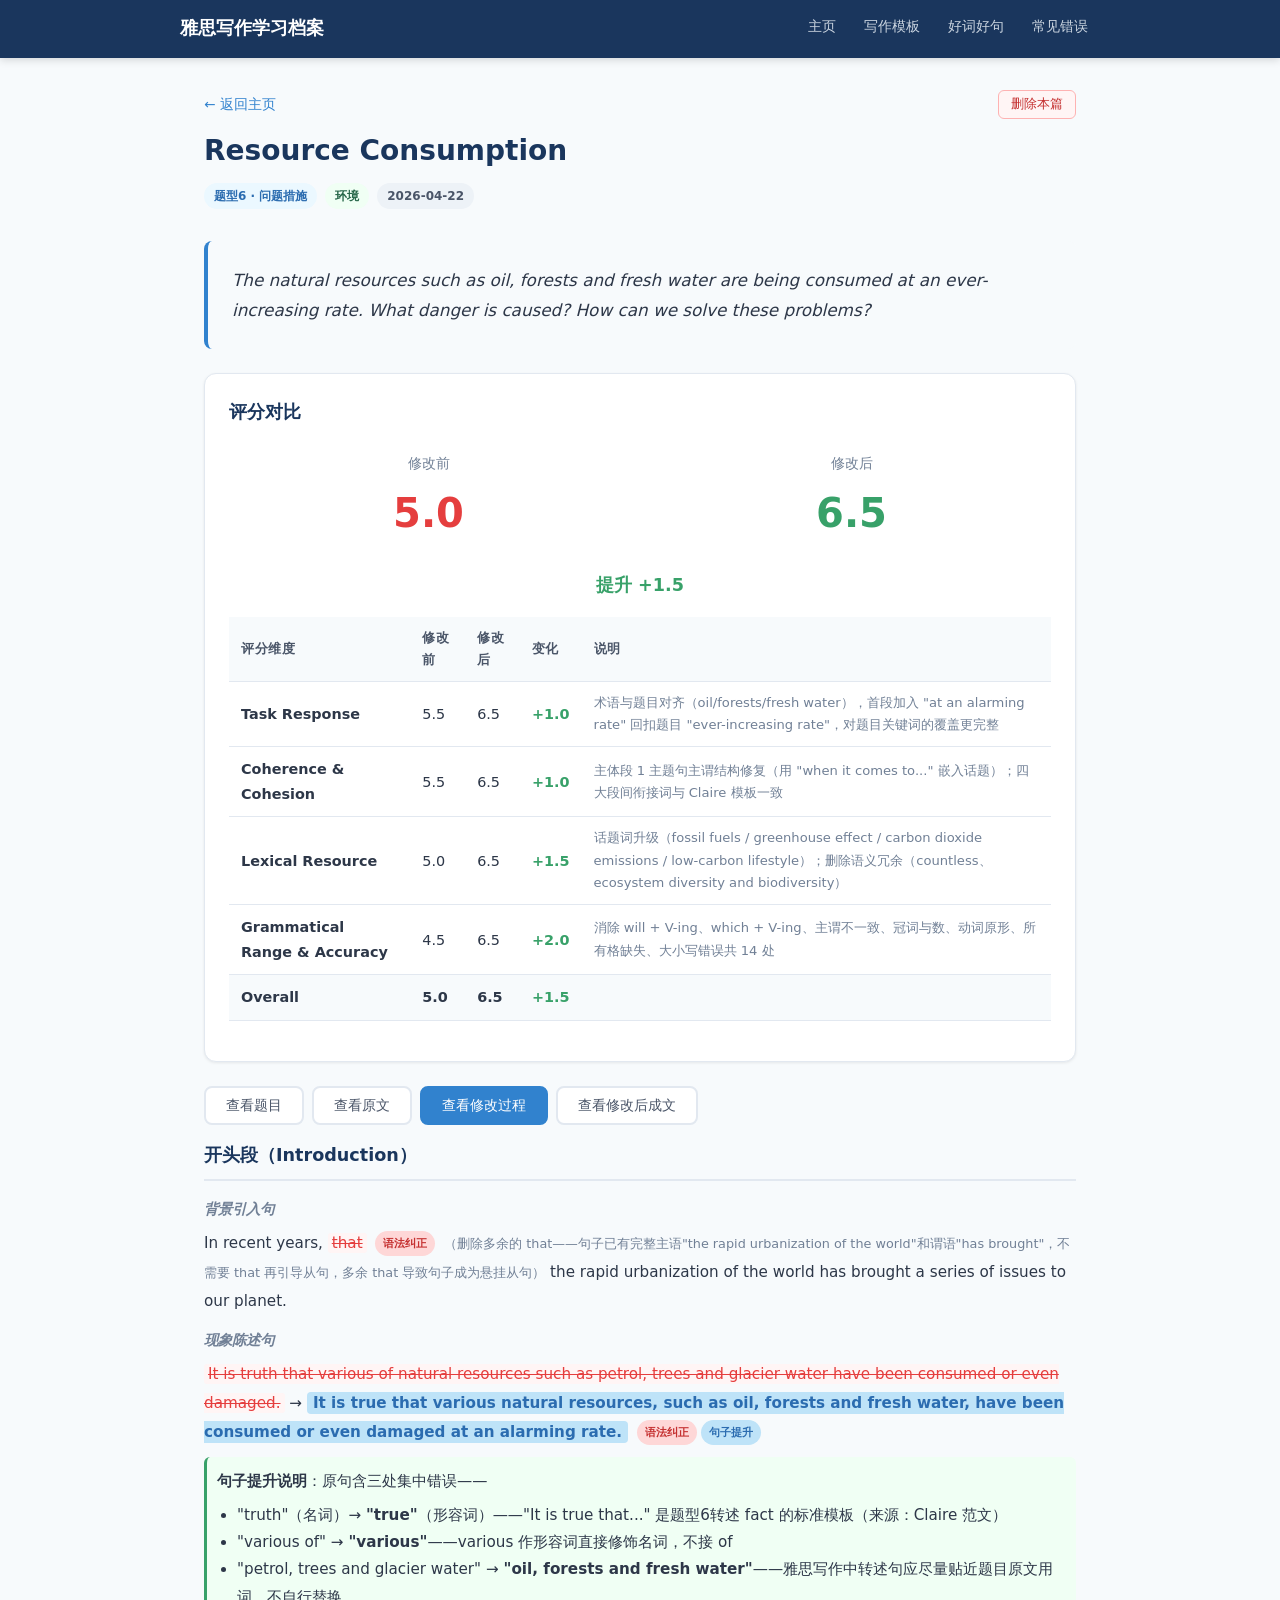
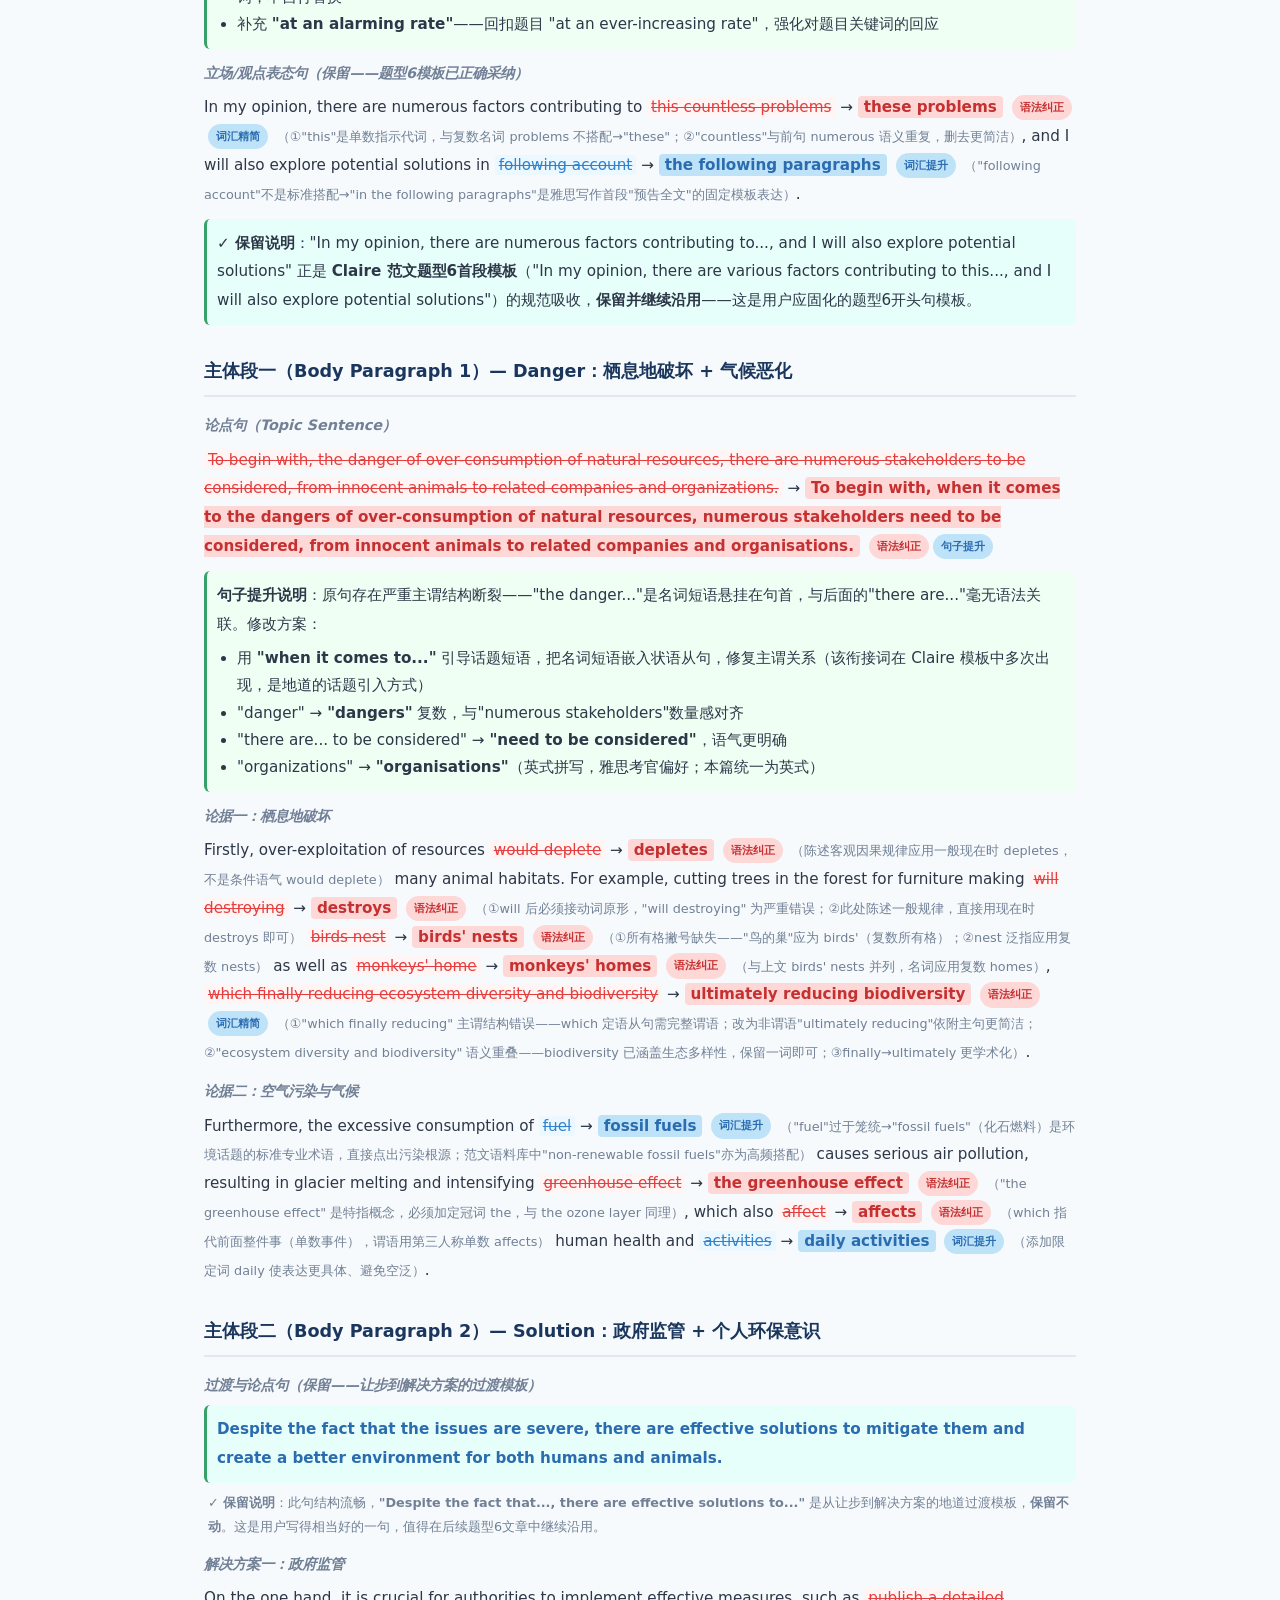
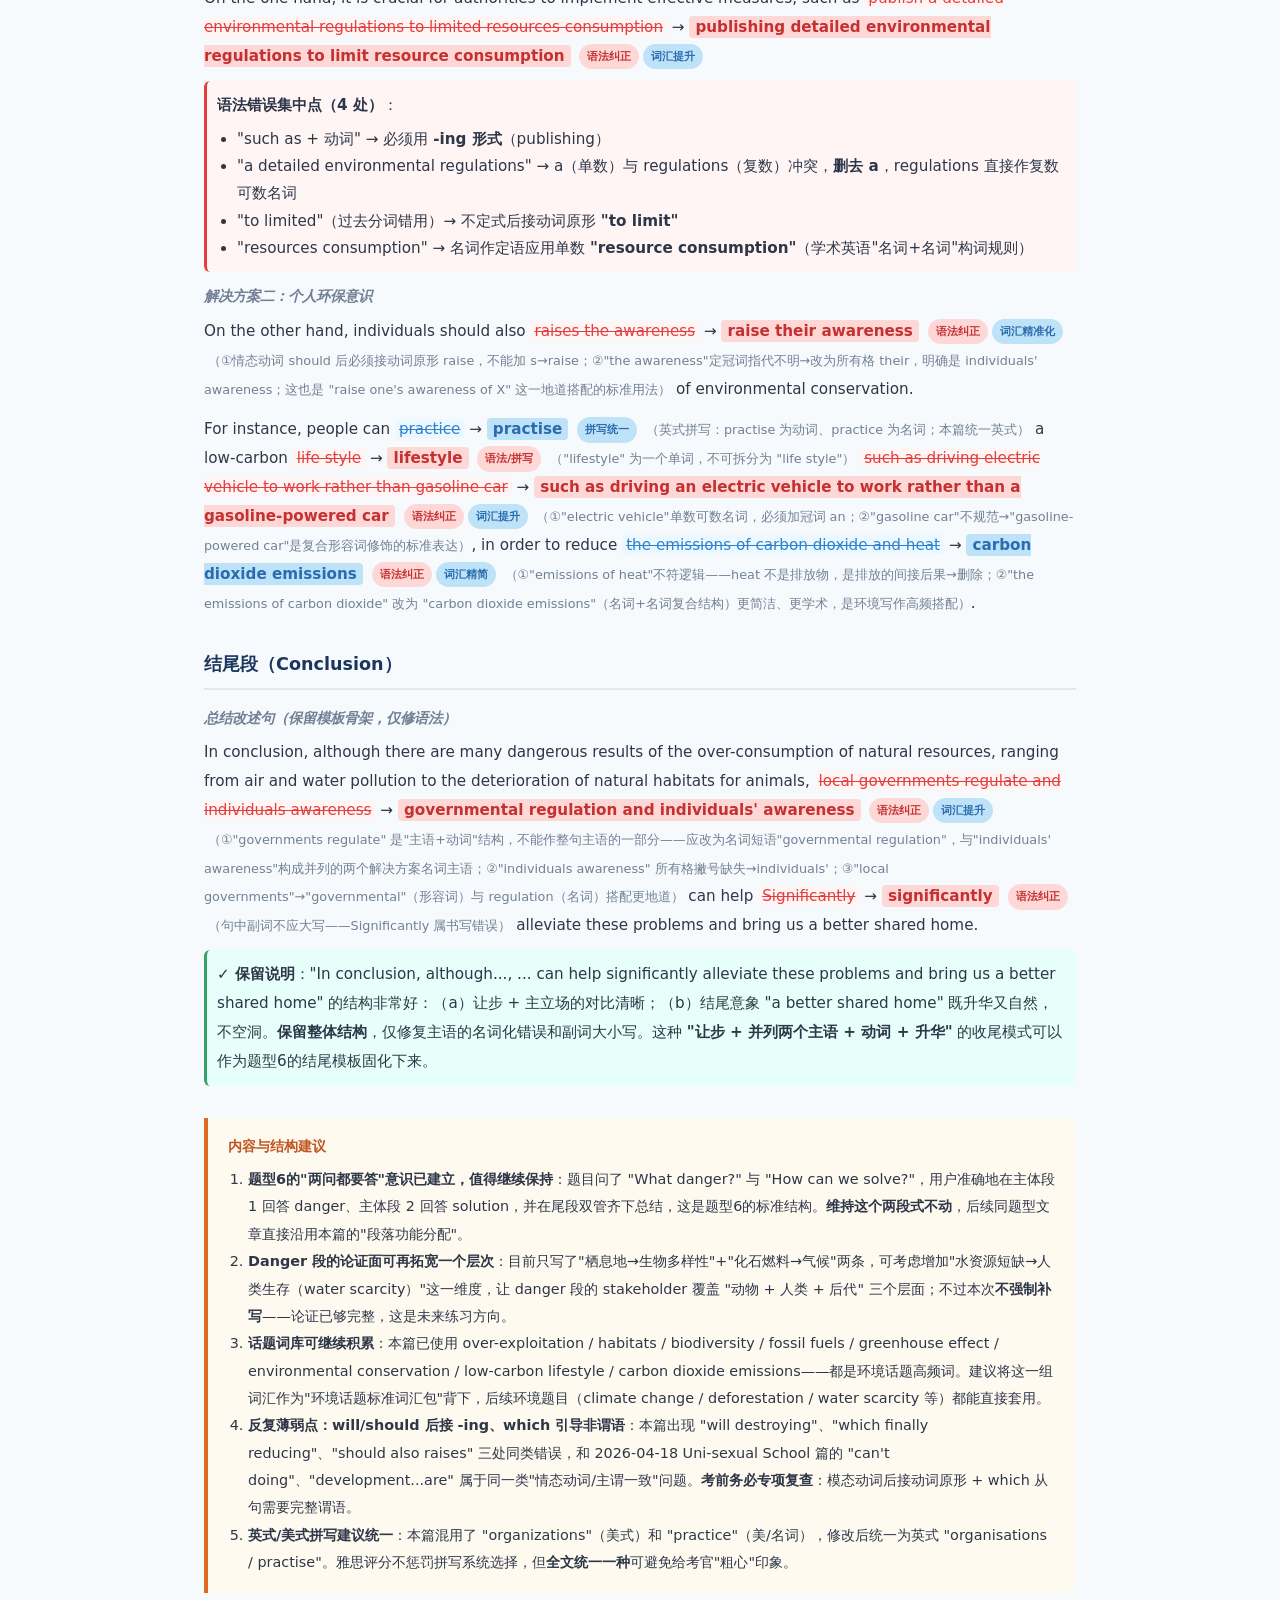
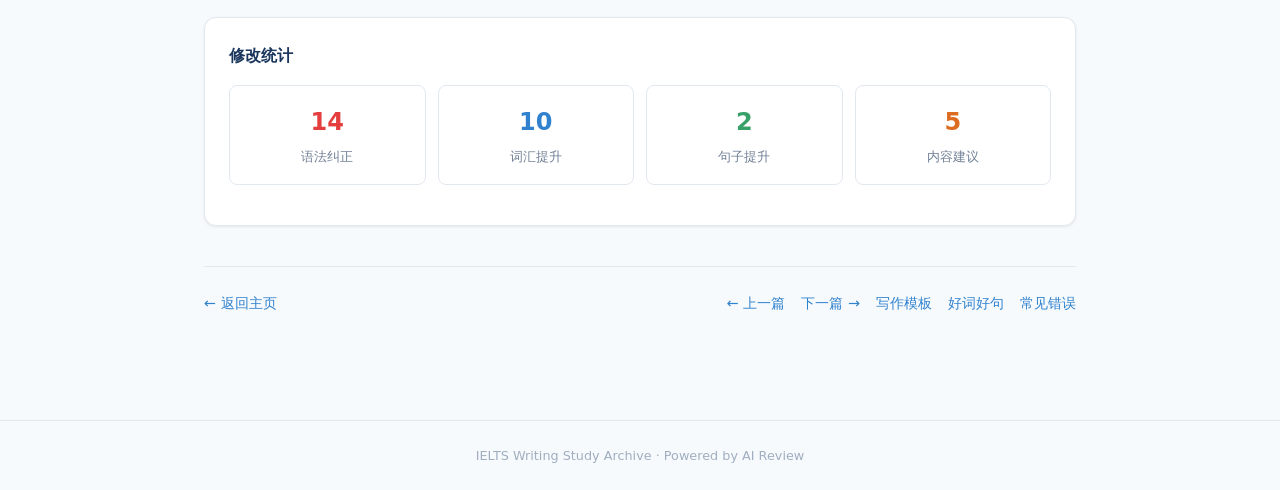
<file: essays/2026-04-22_resource_consumption.html>
<!DOCTYPE html>
<html lang="zh-CN">
<head>
  <meta charset="UTF-8">
  <meta name="viewport" content="width=device-width, initial-scale=1.0">
  <title>2026-04-22 Resource Consumption — 雅思写作学习档案</title>
  <link rel="stylesheet" href="../css/style.css">
</head>
<body data-essay-page="2026-04-22_resource_consumption">
<div class="page-wrapper">

<nav class="navbar">
  <div class="container">
    <a href="../index.html" class="navbar-brand">雅思写作学习档案</a>
    <div class="navbar-links">
      <a href="../index.html">主页</a>
      <a href="../templates.html">写作模板</a>
      <a href="../vocabulary.html">好词好句</a>
      <a href="../errors.html">常见错误</a>
    </div>
  </div>
</nav>

<main class="page-content">
  <div class="container">

    <!-- 顶部信息 -->
    <div class="page-header">
      <div style="display:flex; justify-content:space-between; align-items:center; flex-wrap:wrap; gap:8px; margin-bottom:8px;">
        <a href="../index.html" style="font-size:.85rem;">← 返回主页</a>
        <button class="delete-btn" onclick="deleteEssay('2026-04-22_resource_consumption')">删除本篇</button>
      </div>
      <h1>Resource Consumption</h1>
      <div style="display:flex; gap:8px; flex-wrap:wrap; margin:8px 0;">
        <span class="tag tag-blue">题型6 · 问题措施</span>
        <span class="tag tag-green">环境</span>
        <span class="tag tag-gray">2026-04-22</span>
      </div>
    </div>

    <!-- 题目 -->
    <div class="essay-question">
      The natural resources such as oil, forests and fresh water are being consumed at an ever-increasing rate. What danger is caused? How can we solve these problems?
    </div>

    <!-- 评分对比 -->
    <div class="card" style="margin:24px 0;">
      <h2 style="font-size:1.1rem; color:#1a365d; margin-bottom:16px;">评分对比</h2>
      <div class="score-comparison">
        <div class="score-card">
          <div class="label">修改前</div>
          <div class="score-big before">5.0</div>
        </div>
        <div class="score-card">
          <div class="label">修改后</div>
          <div class="score-big after">6.5</div>
        </div>
      </div>
      <div class="score-arrow">提升 +1.5</div>
      <div class="score-table-wrapper">
      <table class="score-table">
        <thead><tr><th>评分维度</th><th>修改前</th><th>修改后</th><th>变化</th><th>说明</th></tr></thead>
        <tbody>
          <tr><td><strong>Task Response</strong></td><td>5.5</td><td>6.5</td><td class="change">+1.0</td><td style="font-size:.82rem; color:#718096;">术语与题目对齐（oil/forests/fresh water），首段加入 "at an alarming rate" 回扣题目 "ever-increasing rate"，对题目关键词的覆盖更完整</td></tr>
          <tr><td><strong>Coherence & Cohesion</strong></td><td>5.5</td><td>6.5</td><td class="change">+1.0</td><td style="font-size:.82rem; color:#718096;">主体段 1 主题句主谓结构修复（用 "when it comes to..." 嵌入话题）；四大段间衔接词与 Claire 模板一致</td></tr>
          <tr><td><strong>Lexical Resource</strong></td><td>5.0</td><td>6.5</td><td class="change">+1.5</td><td style="font-size:.82rem; color:#718096;">话题词升级（fossil fuels / greenhouse effect / carbon dioxide emissions / low-carbon lifestyle）；删除语义冗余（countless、ecosystem diversity and biodiversity）</td></tr>
          <tr><td><strong>Grammatical Range & Accuracy</strong></td><td>4.5</td><td>6.5</td><td class="change">+2.0</td><td style="font-size:.82rem; color:#718096;">消除 will + V-ing、which + V-ing、主谓不一致、冠词与数、动词原形、所有格缺失、大小写错误共 14 处</td></tr>
          <tr style="background:#f7fafc; font-weight:700;"><td>Overall</td><td>5.0</td><td>6.5</td><td class="change">+1.5</td><td></td></tr>
        </tbody>
      </table>
      </div>
    </div>

    <!-- 视图切换 -->
    <div class="view-tabs">
      <button class="view-tab" data-view="view-question" onclick="switchView('view-question')">查看题目</button>
      <button class="view-tab" data-view="view-original" onclick="switchView('view-original')">查看原文</button>
      <button class="view-tab active" data-view="view-revision" onclick="switchView('view-revision')">查看修改过程</button>
      <button class="view-tab" data-view="view-revised" onclick="switchView('view-revised')">查看修改后成文</button>
    </div>

    <!-- 视图1：题目 -->
    <div id="view-question" class="view-panel">
      <div class="card">
        <div class="essay-question">The natural resources such as oil, forests and fresh water are being consumed at an ever-increasing rate. What danger is caused? How can we solve these problems?</div>
      </div>
    </div>

    <!-- 视图2：原文 -->
    <div id="view-original" class="view-panel">
      <div class="card essay-text">
        <p>In recent years, that the rapid urbanization of the world has brought a series of issues to our planet. It is truth that various of natural resources such as petrol, trees and glacier water have been consumed or even damaged. In my opinion, there are numerous factors contributing to this countless problems, and I will also explore potential solutions in following account.</p>
        <span class="word-count">62 words</span>
        <p>To begin with, the danger of over-consumption of natural resources, there are numerous stakeholders to be considered, from innocent animals to related companies and organizations. Firstly, over-exploitation of resources would deplete many animal habitats. For example, cutting trees in the forest for furniture making will destroying birds nest as well as monkeys' home, which finally reducing ecosystem diversity and biodiversity. Furthermore, the excessive consumption of fuel causes serious air pollution, resulting in glacier melting and intensifying greenhouse effect, which also affect human health and activities.</p>
        <span class="word-count">85 words</span>
        <p>Despite the fact that the issues are severe, there are effective solutions to mitigate them and create a better environment for both humans and animals. On the one hand, it is crucial for authorities to implement effective measures, such as publish a detailed environmental regulations to limited resources consumption. On the other hand, individuals should also raises the awareness of environmental conservation. For instance, people can practice low-carbon life style such as driving electric vehicle to work rather than gasoline car, in order to reduce the emissions of carbon dioxide and heat.</p>
        <span class="word-count">92 words</span>
        <p>In conclusion, although there are many dangerous results of the over-consumption of natural resources, ranging from air and water pollution to the deterioration of natural habitats for animals, local governments regulate and individuals awareness can help Significantly alleviate these problems and bring us a better shared home.</p>
        <span class="word-count">47 words</span>
        <div class="word-count-total">Total: 约 286 words</div>
      </div>
    </div>

    <!-- 视图3：修改过程（默认） -->
    <div id="view-revision" class="view-panel active">

      <!-- 开头段 -->
      <div class="revision-section">
        <h3>开头段（Introduction）</h3>

        <h4>背景引入句</h4>
        <div class="revision-text">
          In recent years, <del class="grammar">that</del> <span class="revision-tag grammar">语法纠正</span> <span class="revision-reason">（删除多余的 that——句子已有完整主语"the rapid urbanization of the world"和谓语"has brought"，不需要 that 再引导从句，多余 that 导致句子成为悬挂从句）</span> the rapid urbanization of the world has brought a series of issues to our planet.
        </div>

        <h4>现象陈述句</h4>
        <div class="revision-text">
          <del class="grammar">It is truth that various of natural resources such as petrol, trees and glacier water have been consumed or even damaged.</del> → <span class="fix-vocab">It is true that various natural resources, such as oil, forests and fresh water, have been consumed or even damaged at an alarming rate.</span> <span class="revision-tag grammar">语法纠正</span><span class="revision-tag vocab">句子提升</span>

          <div style="margin-top:10px; padding:10px; background:#f0fff4; border-left:3px solid #38a169; border-radius:6px;">
            <strong>句子提升说明</strong>：原句含三处集中错误——
            <ul style="margin:6px 0 0 20px; line-height:1.8;">
              <li>"truth"（名词）→ <strong>"true"</strong>（形容词）——"It is true that..." 是题型6转述 fact 的标准模板（来源：Claire 范文）</li>
              <li>"various of" → <strong>"various"</strong>——various 作形容词直接修饰名词，不接 of</li>
              <li>"petrol, trees and glacier water" → <strong>"oil, forests and fresh water"</strong>——雅思写作中转述句应尽量贴近题目原文用词，不自行替换</li>
              <li>补充 <strong>"at an alarming rate"</strong>——回扣题目 "at an ever-increasing rate"，强化对题目关键词的回应</li>
            </ul>
          </div>
        </div>

        <h4>立场/观点表态句（保留——题型6模板已正确采纳）</h4>
        <div class="revision-text">
          In my opinion, there are numerous factors contributing to <del class="grammar">this countless problems</del> → <span class="fix-grammar">these problems</span> <span class="revision-tag grammar">语法纠正</span><span class="revision-tag vocab">词汇精简</span> <span class="revision-reason">（①"this"是单数指示代词，与复数名词 problems 不搭配→"these"；②"countless"与前句 numerous 语义重复，删去更简洁）</span>, and I will also explore potential solutions in <del class="vocab">following account</del> → <span class="fix-vocab">the following paragraphs</span> <span class="revision-tag vocab">词汇提升</span> <span class="revision-reason">（"following account"不是标准搭配→"in the following paragraphs"是雅思写作首段"预告全文"的固定模板表达）</span>.

          <div style="margin-top:10px; padding:10px; background:#e6fffa; border-left:3px solid #38a169; border-radius:6px;">
            ✓ <strong>保留说明</strong>："In my opinion, there are numerous factors contributing to..., and I will also explore potential solutions" 正是 <strong>Claire 范文题型6首段模板</strong>（"In my opinion, there are various factors contributing to this..., and I will also explore potential solutions"）的规范吸收，<strong>保留并继续沿用</strong>——这是用户应固化的题型6开头句模板。
          </div>
        </div>
      </div>

      <!-- 主体段一 -->
      <div class="revision-section">
        <h3>主体段一（Body Paragraph 1）— Danger：栖息地破坏 + 气候恶化</h3>

        <h4>论点句（Topic Sentence）</h4>
        <div class="revision-text">
          <del class="grammar">To begin with, the danger of over-consumption of natural resources, there are numerous stakeholders to be considered, from innocent animals to related companies and organizations.</del> → <span class="fix-grammar">To begin with, when it comes to the dangers of over-consumption of natural resources, numerous stakeholders need to be considered, from innocent animals to related companies and organisations.</span> <span class="revision-tag grammar">语法纠正</span><span class="revision-tag vocab">句子提升</span>

          <div style="margin-top:10px; padding:10px; background:#f0fff4; border-left:3px solid #38a169; border-radius:6px;">
            <strong>句子提升说明</strong>：原句存在严重主谓结构断裂——"the danger..."是名词短语悬挂在句首，与后面的"there are..."毫无语法关联。修改方案：
            <ul style="margin:6px 0 0 20px; line-height:1.8;">
              <li>用 <strong>"when it comes to..."</strong> 引导话题短语，把名词短语嵌入状语从句，修复主谓关系（该衔接词在 Claire 模板中多次出现，是地道的话题引入方式）</li>
              <li>"danger" → <strong>"dangers"</strong> 复数，与"numerous stakeholders"数量感对齐</li>
              <li>"there are... to be considered" → <strong>"need to be considered"</strong>，语气更明确</li>
              <li>"organizations" → <strong>"organisations"</strong>（英式拼写，雅思考官偏好；本篇统一为英式）</li>
            </ul>
          </div>
        </div>

        <h4>论据一：栖息地破坏</h4>
        <div class="revision-text">
          Firstly, over-exploitation of resources <del class="grammar">would deplete</del> → <span class="fix-grammar">depletes</span> <span class="revision-tag grammar">语法纠正</span> <span class="revision-reason">（陈述客观因果规律应用一般现在时 depletes，不是条件语气 would deplete）</span> many animal habitats. For example, cutting trees in the forest for furniture making <del class="grammar">will destroying</del> → <span class="fix-grammar">destroys</span> <span class="revision-tag grammar">语法纠正</span> <span class="revision-reason">（①will 后必须接动词原形，"will destroying" 为严重错误；②此处陈述一般规律，直接用现在时 destroys 即可）</span> <del class="grammar">birds nest</del> → <span class="fix-grammar">birds' nests</span> <span class="revision-tag grammar">语法纠正</span> <span class="revision-reason">（①所有格撇号缺失——"鸟的巢"应为 birds'（复数所有格）；②nest 泛指应用复数 nests）</span> as well as <del class="grammar">monkeys' home</del> → <span class="fix-grammar">monkeys' homes</span> <span class="revision-tag grammar">语法纠正</span> <span class="revision-reason">（与上文 birds' nests 并列，名词应用复数 homes）</span>, <del class="grammar">which finally reducing ecosystem diversity and biodiversity</del> → <span class="fix-grammar">ultimately reducing biodiversity</span> <span class="revision-tag grammar">语法纠正</span><span class="revision-tag vocab">词汇精简</span> <span class="revision-reason">（①"which finally reducing" 主谓结构错误——which 定语从句需完整谓语；改为非谓语"ultimately reducing"依附主句更简洁；②"ecosystem diversity and biodiversity" 语义重叠——biodiversity 已涵盖生态多样性，保留一词即可；③finally→ultimately 更学术化）</span>.
        </div>

        <h4>论据二：空气污染与气候</h4>
        <div class="revision-text">
          Furthermore, the excessive consumption of <del class="vocab">fuel</del> → <span class="fix-vocab">fossil fuels</span> <span class="revision-tag vocab">词汇提升</span> <span class="revision-reason">（"fuel"过于笼统→"fossil fuels"（化石燃料）是环境话题的标准专业术语，直接点出污染根源；范文语料库中"non-renewable fossil fuels"亦为高频搭配）</span> causes serious air pollution, resulting in glacier melting and intensifying <del class="grammar">greenhouse effect</del> → <span class="fix-grammar">the greenhouse effect</span> <span class="revision-tag grammar">语法纠正</span> <span class="revision-reason">（"the greenhouse effect" 是特指概念，必须加定冠词 the，与 the ozone layer 同理）</span>, which also <del class="grammar">affect</del> → <span class="fix-grammar">affects</span> <span class="revision-tag grammar">语法纠正</span> <span class="revision-reason">（which 指代前面整件事（单数事件），谓语用第三人称单数 affects）</span> human health and <del class="vocab">activities</del> → <span class="fix-vocab">daily activities</span> <span class="revision-tag vocab">词汇提升</span> <span class="revision-reason">（添加限定词 daily 使表达更具体、避免空泛）</span>.
        </div>
      </div>

      <!-- 主体段二 -->
      <div class="revision-section">
        <h3>主体段二（Body Paragraph 2）— Solution：政府监管 + 个人环保意识</h3>

        <h4>过渡与论点句（保留——让步到解决方案的过渡模板）</h4>
        <div class="revision-text">
          <span class="fix-vocab" style="display:block; padding:10px; background:#e6fffa; border-left:3px solid #38a169; border-radius:6px;">Despite the fact that the issues are severe, there are effective solutions to mitigate them and create a better environment for both humans and animals.</span>
          <span class="revision-reason" style="display:block; margin-top:8px;">✓ <strong>保留说明</strong>：此句结构流畅，<strong>"Despite the fact that..., there are effective solutions to..."</strong> 是从让步到解决方案的地道过渡模板，<strong>保留不动</strong>。这是用户写得相当好的一句，值得在后续题型6文章中继续沿用。</span>
        </div>

        <h4>解决方案一：政府监管</h4>
        <div class="revision-text">
          On the one hand, it is crucial for authorities to implement effective measures, such as <del class="grammar">publish a detailed environmental regulations to limited resources consumption</del> → <span class="fix-grammar">publishing detailed environmental regulations to limit resource consumption</span> <span class="revision-tag grammar">语法纠正</span><span class="revision-tag vocab">词汇提升</span>

          <div style="margin-top:10px; padding:10px; background:#fff5f5; border-left:3px solid #e53e3e; border-radius:6px;">
            <strong>语法错误集中点（4 处）</strong>：
            <ul style="margin:6px 0 0 20px; line-height:1.8;">
              <li>"such as + 动词" → 必须用 <strong>-ing 形式</strong>（publishing）</li>
              <li>"a detailed environmental regulations" → a（单数）与 regulations（复数）冲突，<strong>删去 a</strong>，regulations 直接作复数可数名词</li>
              <li>"to limited"（过去分词错用）→ 不定式后接动词原形 <strong>"to limit"</strong></li>
              <li>"resources consumption" → 名词作定语应用单数 <strong>"resource consumption"</strong>（学术英语"名词+名词"构词规则）</li>
            </ul>
          </div>
        </div>

        <h4>解决方案二：个人环保意识</h4>
        <div class="revision-text">
          On the other hand, individuals should also <del class="grammar">raises the awareness</del> → <span class="fix-grammar">raise their awareness</span> <span class="revision-tag grammar">语法纠正</span><span class="revision-tag vocab">词汇精准化</span> <span class="revision-reason">（①情态动词 should 后必须接动词原形 raise，不能加 s→raise；②"the awareness"定冠词指代不明→改为所有格 their，明确是 individuals' awareness；这也是 "raise one's awareness of X" 这一地道搭配的标准用法）</span> of environmental conservation.
        </div>

        <div class="revision-text">
          For instance, people can <del class="vocab">practice</del> → <span class="fix-vocab">practise</span> <span class="revision-tag vocab">拼写统一</span> <span class="revision-reason">（英式拼写：practise 为动词、practice 为名词；本篇统一英式）</span> a low-carbon <del class="grammar">life style</del> → <span class="fix-grammar">lifestyle</span> <span class="revision-tag grammar">语法/拼写</span> <span class="revision-reason">（"lifestyle" 为一个单词，不可拆分为 "life style"）</span> <del class="grammar">such as driving electric vehicle to work rather than gasoline car</del> → <span class="fix-grammar">such as driving an electric vehicle to work rather than a gasoline-powered car</span> <span class="revision-tag grammar">语法纠正</span><span class="revision-tag vocab">词汇提升</span> <span class="revision-reason">（①"electric vehicle"单数可数名词，必须加冠词 an；②"gasoline car"不规范→"gasoline-powered car"是复合形容词修饰的标准表达）</span>, in order to reduce <del class="vocab">the emissions of carbon dioxide and heat</del> → <span class="fix-vocab">carbon dioxide emissions</span> <span class="revision-tag grammar">语法纠正</span><span class="revision-tag vocab">词汇精简</span> <span class="revision-reason">（①"emissions of heat"不符逻辑——heat 不是排放物，是排放的间接后果→删除；②"the emissions of carbon dioxide" 改为 "carbon dioxide emissions"（名词+名词复合结构）更简洁、更学术，是环境写作高频搭配）</span>.
        </div>
      </div>

      <!-- 结尾段 -->
      <div class="revision-section">
        <h3>结尾段（Conclusion）</h3>

        <h4>总结改述句（保留模板骨架，仅修语法）</h4>
        <div class="revision-text">
          In conclusion, although there are many dangerous results of the over-consumption of natural resources, ranging from air and water pollution to the deterioration of natural habitats for animals, <del class="grammar">local governments regulate and individuals awareness</del> → <span class="fix-grammar">governmental regulation and individuals' awareness</span> <span class="revision-tag grammar">语法纠正</span><span class="revision-tag vocab">词汇提升</span> <span class="revision-reason">（①"governments regulate" 是"主语+动词"结构，不能作整句主语的一部分——应改为名词短语"governmental regulation"，与"individuals' awareness"构成并列的两个解决方案名词主语；②"individuals awareness" 所有格撇号缺失→individuals'；③"local governments"→"governmental"（形容词）与 regulation（名词）搭配更地道）</span> can help <del class="grammar">Significantly</del> → <span class="fix-grammar">significantly</span> <span class="revision-tag grammar">语法纠正</span> <span class="revision-reason">（句中副词不应大写——Significantly 属书写错误）</span> alleviate these problems and bring us a better shared home.

          <div style="margin-top:10px; padding:10px; background:#e6fffa; border-left:3px solid #38a169; border-radius:6px;">
            ✓ <strong>保留说明</strong>："In conclusion, although..., ... can help significantly alleviate these problems and bring us a better shared home" 的结构非常好：（a）让步 + 主立场的对比清晰；（b）结尾意象 "a better shared home" 既升华又自然，不空洞。<strong>保留整体结构</strong>，仅修复主语的名词化错误和副词大小写。这种 <strong>"让步 + 并列两个主语 + 动词 + 升华"</strong> 的收尾模式可以作为题型6的结尾模板固化下来。
          </div>
        </div>
      </div>

      <!-- 内容与结构建议 -->
      <div class="suggestion-box">
        <div class="suggestion-title">内容与结构建议</div>
        <ol style="margin-top:8px; padding-left:20px; line-height:1.9;">
          <li><strong>题型6的"两问都要答"意识已建立，值得继续保持</strong>：题目问了 "What danger?" 与 "How can we solve?"，用户准确地在主体段 1 回答 danger、主体段 2 回答 solution，并在尾段双管齐下总结，这是题型6的标准结构。<strong>维持这个两段式不动</strong>，后续同题型文章直接沿用本篇的"段落功能分配"。</li>
          <li><strong>Danger 段的论证面可再拓宽一个层次</strong>：目前只写了"栖息地→生物多样性"+"化石燃料→气候"两条，可考虑增加"水资源短缺→人类生存（water scarcity）"这一维度，让 danger 段的 stakeholder 覆盖 "动物 + 人类 + 后代" 三个层面；不过本次<strong>不强制补写</strong>——论证已够完整，这是未来练习方向。</li>
          <li><strong>话题词库可继续积累</strong>：本篇已使用 over-exploitation / habitats / biodiversity / fossil fuels / greenhouse effect / environmental conservation / low-carbon lifestyle / carbon dioxide emissions——都是环境话题高频词。建议将这一组词汇作为"环境话题标准词汇包"背下，后续环境题目（climate change / deforestation / water scarcity 等）都能直接套用。</li>
          <li><strong>反复薄弱点：will/should 后接 -ing、which 引导非谓语</strong>：本篇出现 "will destroying"、"which finally reducing"、"should also raises" 三处同类错误，和 2026-04-18 Uni-sexual School 篇的 "can't doing"、"development...are" 属于同一类"情态动词/主谓一致"问题。<strong>考前务必专项复查</strong>：模态动词后接动词原形 + which 从句需要完整谓语。</li>
          <li><strong>英式/美式拼写建议统一</strong>：本篇混用了 "organizations"（美式）和 "practice"（美/名词），修改后统一为英式 "organisations / practise"。雅思评分不惩罚拼写系统选择，但<strong>全文统一一种</strong>可避免给考官"粗心"印象。</li>
        </ol>
      </div>

      <!-- 修改统计 -->
      <div class="card" style="margin-top:24px;">
        <h3 style="font-size:1rem; color:#1a365d; margin-bottom:12px;">修改统计</h3>
        <div class="stats-grid">
          <div class="stat-item"><div class="stat-number" style="color:#e53e3e;">14</div><div class="stat-label">语法纠正</div></div>
          <div class="stat-item"><div class="stat-number" style="color:#3182ce;">10</div><div class="stat-label">词汇提升</div></div>
          <div class="stat-item"><div class="stat-number" style="color:#38a169;">2</div><div class="stat-label">句子提升</div></div>
          <div class="stat-item"><div class="stat-number" style="color:#dd6b20;">5</div><div class="stat-label">内容建议</div></div>
        </div>
      </div>

    </div>

    <!-- 视图4：修改后成文 -->
    <div id="view-revised" class="view-panel">
      <div class="card essay-text">
        <p>In recent years, the rapid urbanization of the world has brought a series of issues to our planet. It is true that various natural resources, such as oil, forests and fresh water, have been consumed or even damaged at an alarming rate. In my opinion, there are numerous factors contributing to these problems, and I will also explore potential solutions in the following paragraphs.</p>
        <span class="word-count">64 words</span>
        <p>To begin with, when it comes to the dangers of over-consumption of natural resources, numerous stakeholders need to be considered, from innocent animals to related companies and organisations. Firstly, over-exploitation of resources depletes many animal habitats. For example, cutting trees in the forest for furniture making destroys birds' nests as well as monkeys' homes, ultimately reducing biodiversity. Furthermore, the excessive consumption of fossil fuels causes serious air pollution, resulting in glacier melting and intensifying the greenhouse effect, which also affects human health and daily activities.</p>
        <span class="word-count">85 words</span>
        <p>Despite the fact that the issues are severe, there are effective solutions to mitigate them and create a better environment for both humans and animals. On the one hand, it is crucial for authorities to implement effective measures, such as publishing detailed environmental regulations to limit resource consumption. On the other hand, individuals should also raise their awareness of environmental conservation. For instance, people can practise a low-carbon lifestyle, such as driving an electric vehicle to work rather than a gasoline-powered car, in order to reduce carbon dioxide emissions.</p>
        <span class="word-count">89 words</span>
        <p>In conclusion, although there are many dangerous results of the over-consumption of natural resources, ranging from air and water pollution to the deterioration of natural habitats for animals, governmental regulation and individuals' awareness can help significantly alleviate these problems and bring us a better shared home.</p>
        <span class="word-count">46 words</span>
        <div class="word-count-total">Total: 约 284 words</div>
      </div>
    </div>

    <!-- 底部导航 -->
    <div class="bottom-nav">
      <a href="../index.html">← 返回主页</a>
      <div style="display:flex; gap:16px;">
        <a href="2026-04-18_uni-sexual_school.html">← 上一篇</a>
        <a href="2026-04-24_aim_of_science.html">下一篇 →</a>
        <a href="../templates.html#type6-environment">写作模板</a>
        <a href="../vocabulary.html">好词好句</a>
        <a href="../errors.html">常见错误</a>
      </div>
    </div>

  </div>
</main>

<footer class="page-footer">
  <div class="container">IELTS Writing Study Archive · Powered by AI Review</div>
</footer>

</div>
<script src="../js/main.js"></script>
</body>
</html>
</file>
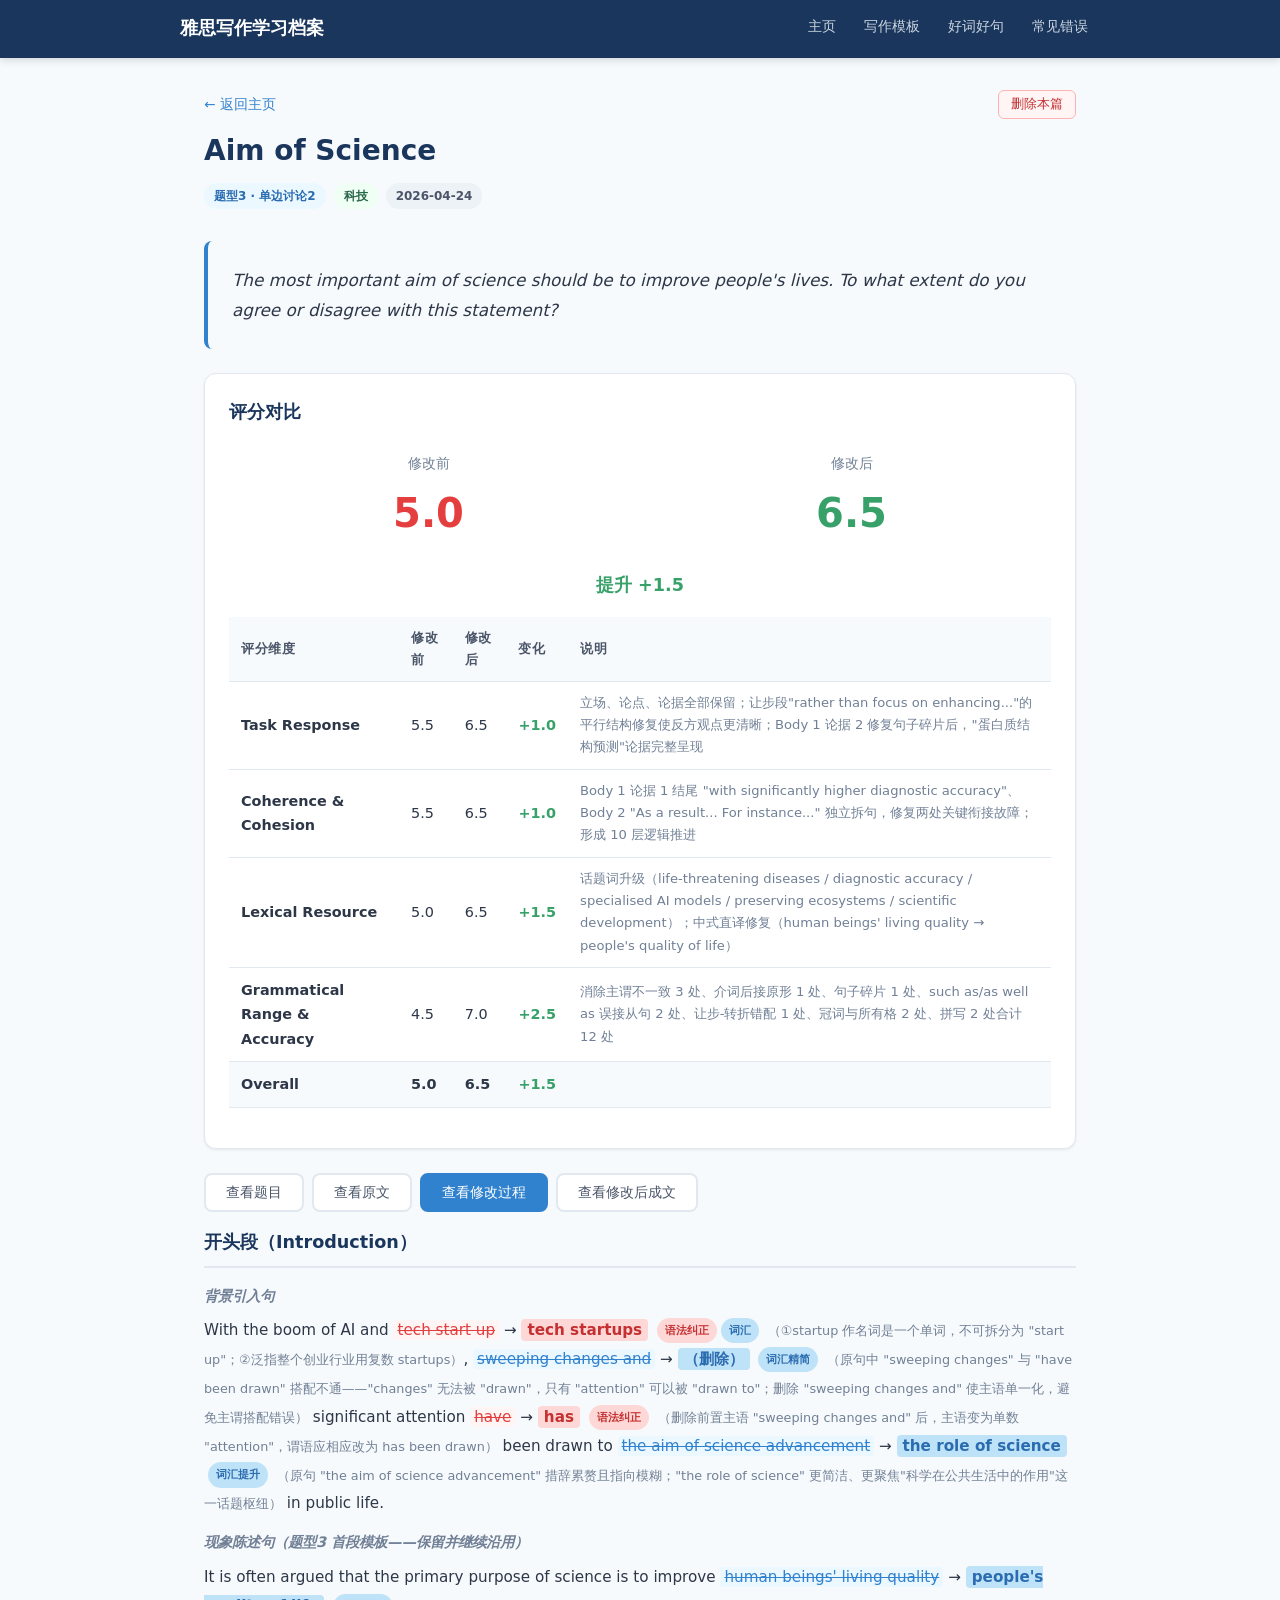
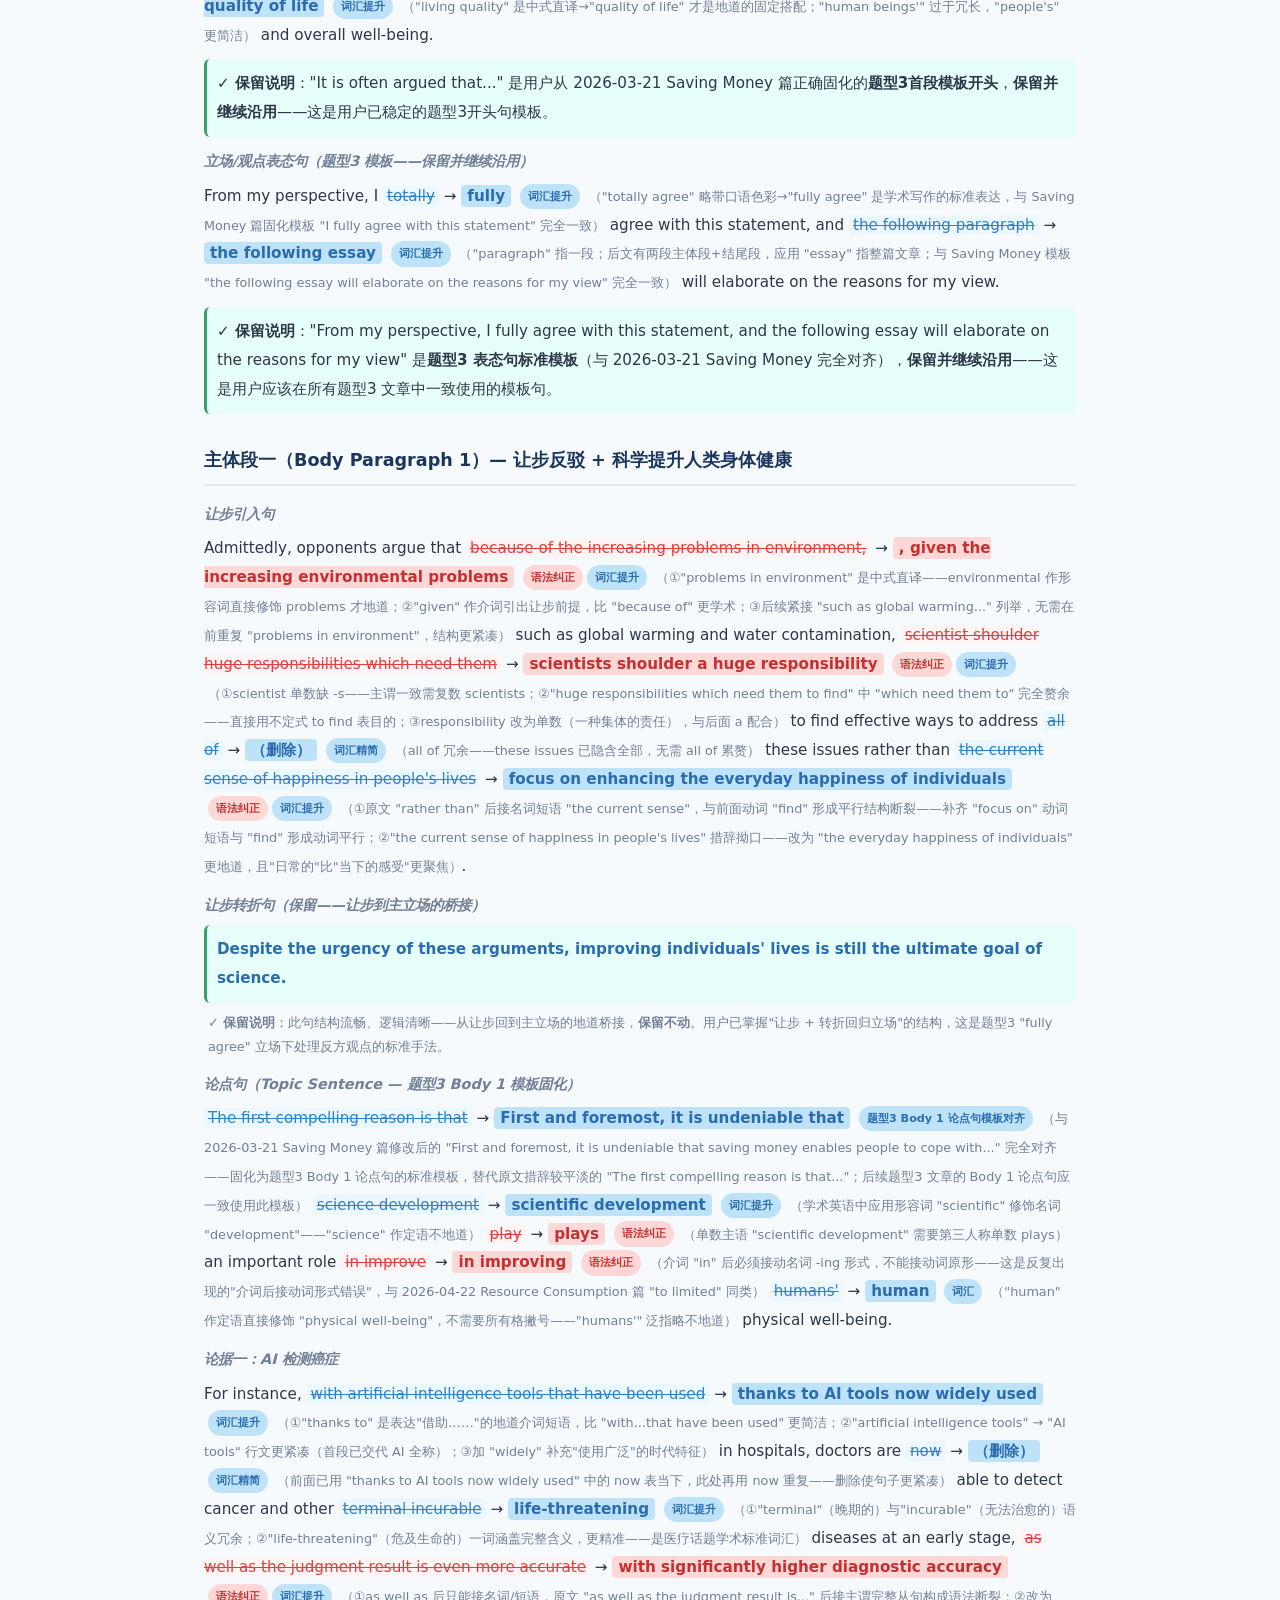
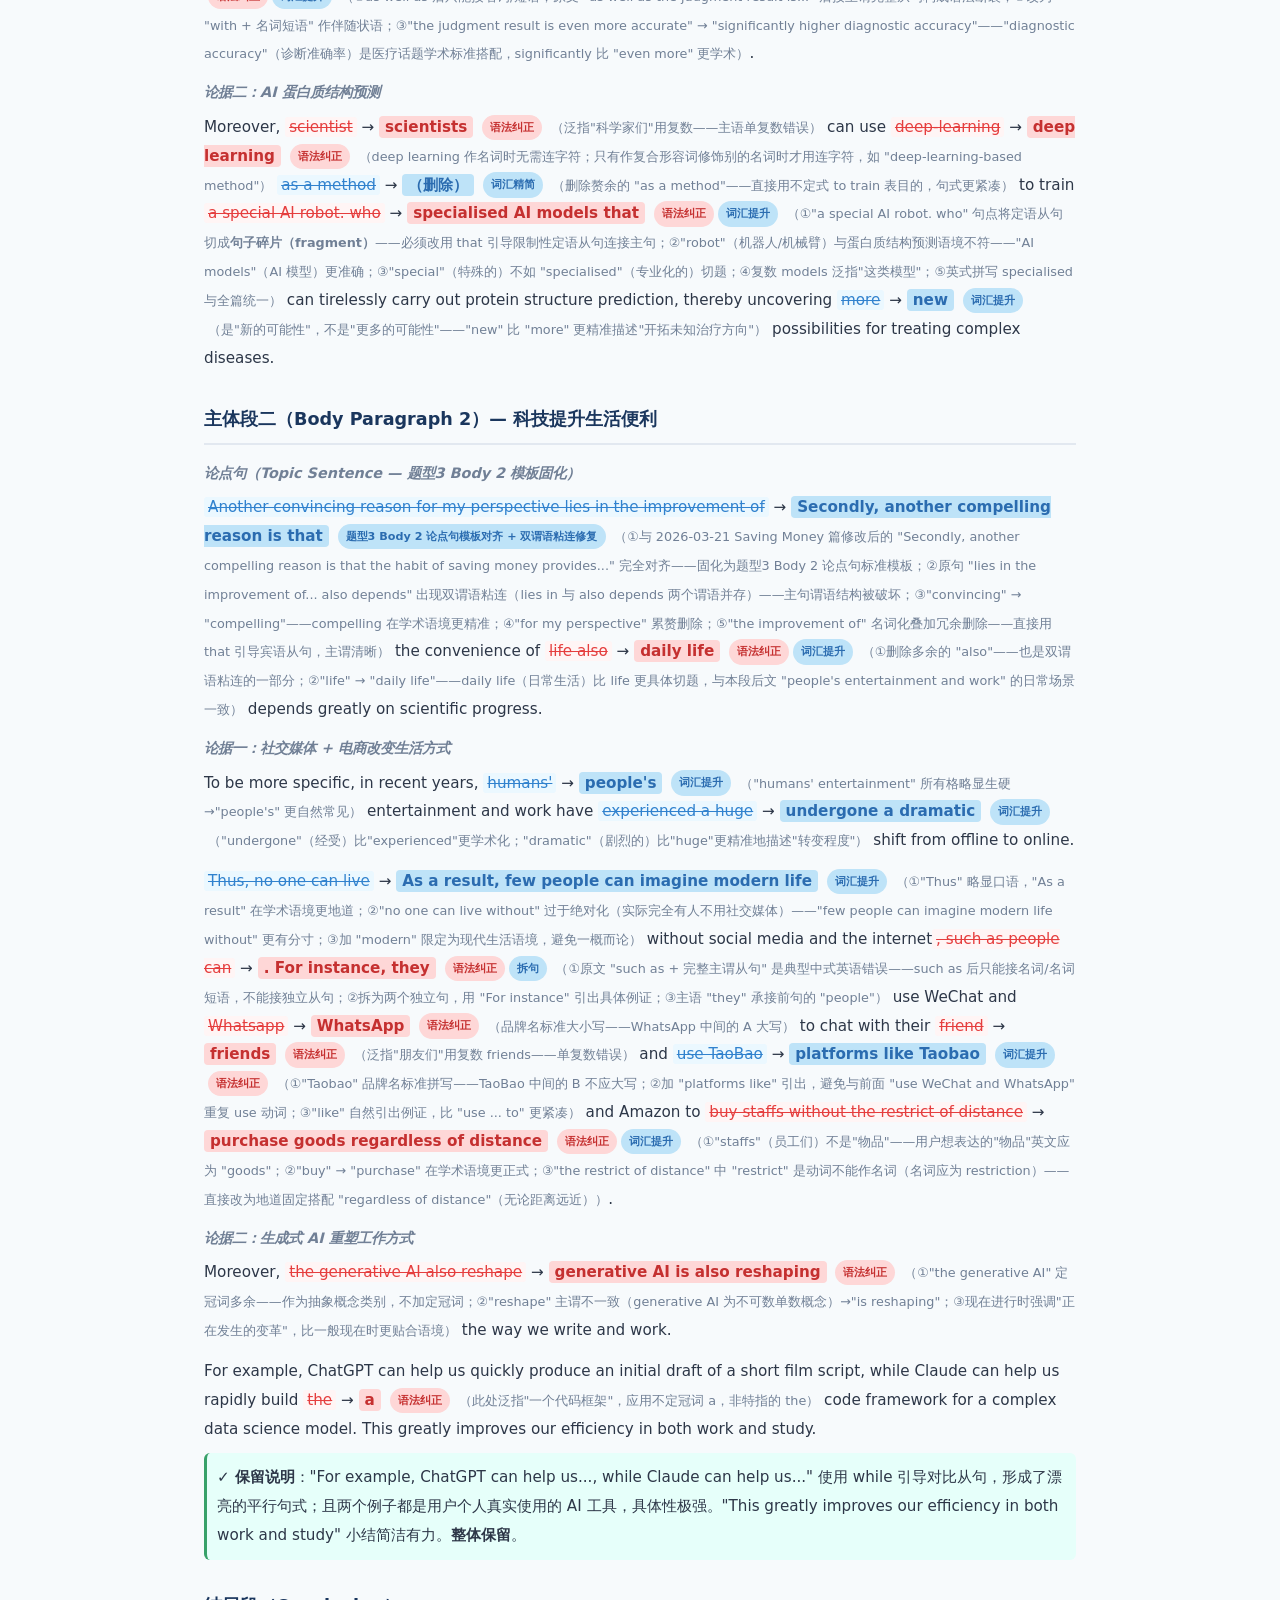
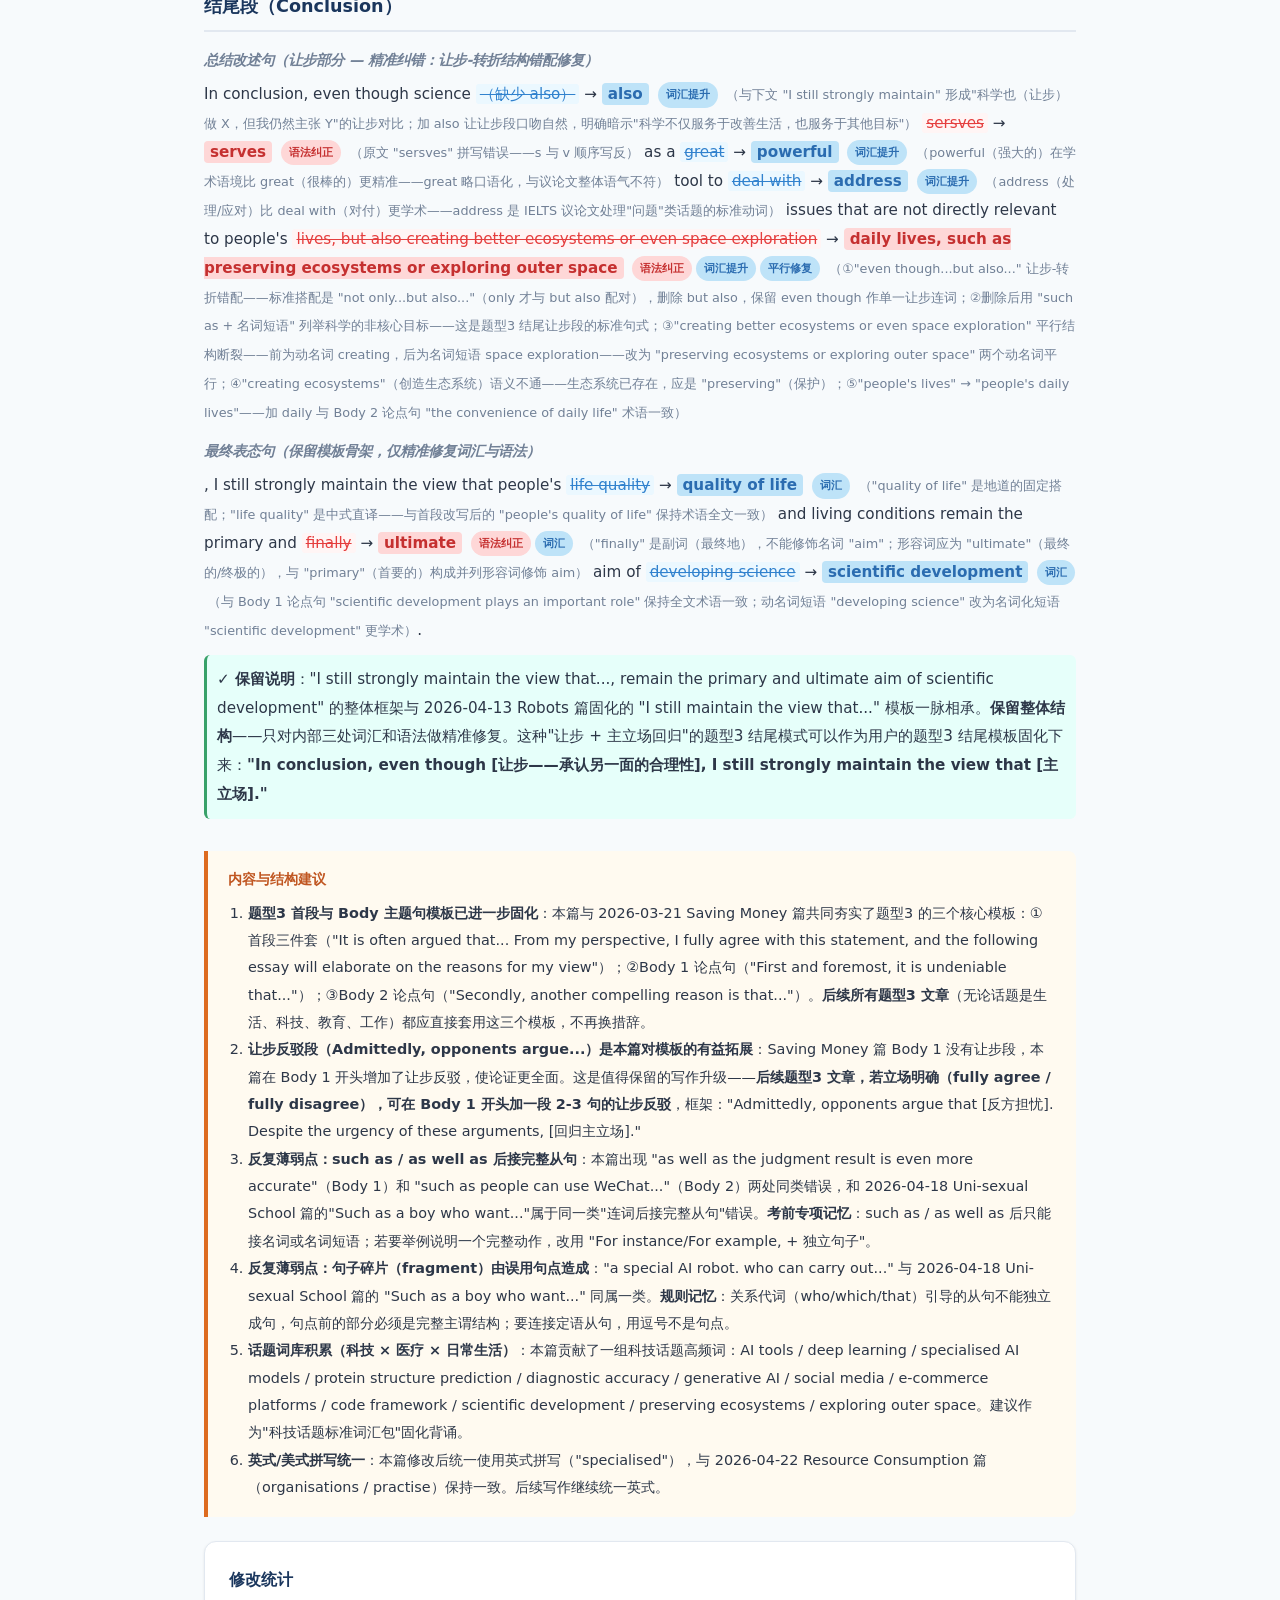
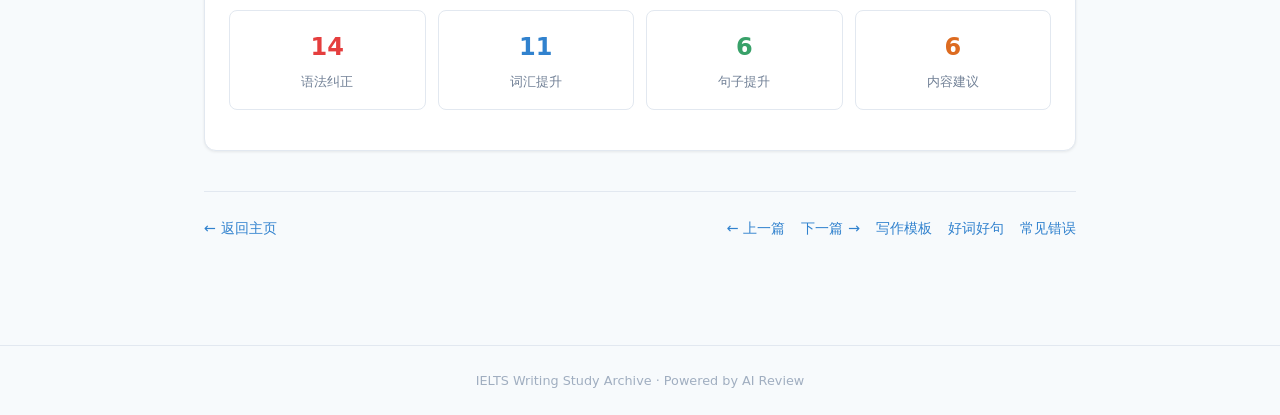
<file: essays/2026-04-24_aim_of_science.html>
<!DOCTYPE html>
<html lang="zh-CN">
<head>
  <meta charset="UTF-8">
  <meta name="viewport" content="width=device-width, initial-scale=1.0">
  <title>2026-04-24 Aim of Science — 雅思写作学习档案</title>
  <link rel="stylesheet" href="../css/style.css">
</head>
<body data-essay-page="2026-04-24_aim_of_science">
<div class="page-wrapper">

<nav class="navbar">
  <div class="container">
    <a href="../index.html" class="navbar-brand">雅思写作学习档案</a>
    <div class="navbar-links">
      <a href="../index.html">主页</a>
      <a href="../templates.html">写作模板</a>
      <a href="../vocabulary.html">好词好句</a>
      <a href="../errors.html">常见错误</a>
    </div>
  </div>
</nav>

<main class="page-content">
  <div class="container">

    <!-- 顶部信息 -->
    <div class="page-header">
      <div style="display:flex; justify-content:space-between; align-items:center; flex-wrap:wrap; gap:8px; margin-bottom:8px;">
        <a href="../index.html" style="font-size:.85rem;">← 返回主页</a>
        <button class="delete-btn" onclick="deleteEssay('2026-04-24_aim_of_science')">删除本篇</button>
      </div>
      <h1>Aim of Science</h1>
      <div style="display:flex; gap:8px; flex-wrap:wrap; margin:8px 0;">
        <span class="tag tag-blue">题型3 · 单边讨论2</span>
        <span class="tag tag-green">科技</span>
        <span class="tag tag-gray">2026-04-24</span>
      </div>
    </div>

    <!-- 题目 -->
    <div class="essay-question">
      The most important aim of science should be to improve people's lives. To what extent do you agree or disagree with this statement?
    </div>

    <!-- 评分对比 -->
    <div class="card" style="margin:24px 0;">
      <h2 style="font-size:1.1rem; color:#1a365d; margin-bottom:16px;">评分对比</h2>
      <div class="score-comparison">
        <div class="score-card">
          <div class="label">修改前</div>
          <div class="score-big before">5.0</div>
        </div>
        <div class="score-card">
          <div class="label">修改后</div>
          <div class="score-big after">6.5</div>
        </div>
      </div>
      <div class="score-arrow">提升 +1.5</div>
      <div class="score-table-wrapper">
      <table class="score-table">
        <thead><tr><th>评分维度</th><th>修改前</th><th>修改后</th><th>变化</th><th>说明</th></tr></thead>
        <tbody>
          <tr><td><strong>Task Response</strong></td><td>5.5</td><td>6.5</td><td class="change">+1.0</td><td style="font-size:.82rem; color:#718096;">立场、论点、论据全部保留；让步段"rather than focus on enhancing..."的平行结构修复使反方观点更清晰；Body 1 论据 2 修复句子碎片后，"蛋白质结构预测"论据完整呈现</td></tr>
          <tr><td><strong>Coherence & Cohesion</strong></td><td>5.5</td><td>6.5</td><td class="change">+1.0</td><td style="font-size:.82rem; color:#718096;">Body 1 论据 1 结尾 "with significantly higher diagnostic accuracy"、Body 2 "As a result... For instance..." 独立拆句，修复两处关键衔接故障；形成 10 层逻辑推进</td></tr>
          <tr><td><strong>Lexical Resource</strong></td><td>5.0</td><td>6.5</td><td class="change">+1.5</td><td style="font-size:.82rem; color:#718096;">话题词升级（life-threatening diseases / diagnostic accuracy / specialised AI models / preserving ecosystems / scientific development）；中式直译修复（human beings' living quality → people's quality of life）</td></tr>
          <tr><td><strong>Grammatical Range & Accuracy</strong></td><td>4.5</td><td>7.0</td><td class="change">+2.5</td><td style="font-size:.82rem; color:#718096;">消除主谓不一致 3 处、介词后接原形 1 处、句子碎片 1 处、such as/as well as 误接从句 2 处、让步-转折错配 1 处、冠词与所有格 2 处、拼写 2 处合计 12 处</td></tr>
          <tr style="background:#f7fafc; font-weight:700;"><td>Overall</td><td>5.0</td><td>6.5</td><td class="change">+1.5</td><td></td></tr>
        </tbody>
      </table>
      </div>
    </div>

    <!-- 视图切换 -->
    <div class="view-tabs">
      <button class="view-tab" data-view="view-question" onclick="switchView('view-question')">查看题目</button>
      <button class="view-tab" data-view="view-original" onclick="switchView('view-original')">查看原文</button>
      <button class="view-tab active" data-view="view-revision" onclick="switchView('view-revision')">查看修改过程</button>
      <button class="view-tab" data-view="view-revised" onclick="switchView('view-revised')">查看修改后成文</button>
    </div>

    <!-- 视图1：题目 -->
    <div id="view-question" class="view-panel">
      <div class="card">
        <div class="essay-question">The most important aim of science should be to improve people's lives. To what extent do you agree or disagree with this statement?</div>
      </div>
    </div>

    <!-- 视图2：原文 -->
    <div id="view-original" class="view-panel">
      <div class="card essay-text">
        <p>With the boom of AI and tech start up, sweeping changes and significant attention have been drawn to the aim of science advancement in public life. It is often argued that the primary purpose of science is to improve human beings' living quality and overall well-being. From my perspective, I totally agree with this statement, and the following paragraph will elaborate on the reasons for my view.</p>
        <span class="word-count">67 words</span>
        <p>Admittedly, opponents argue that because of the increasing problems in environment, such as global warming and water contamination, scientist shoulder huge responsibilities which need them to find effective ways to address all of these issues rather than the current sense of happiness in people's lives. Despite the urgency of these arguments, improving individuals' lives is still the ultimate goal of science. The first compelling reason is that science development play an important role in improve humans' physical well-being. For instance, with artificial intelligence tools that have been used in hospitals, doctors are now able to detect cancer and other terminal incurable diseases at an early stage, as well as the judgment result is even more accurate. Moreover, scientist can use deep-learning as a method to train a special AI robot. who can tirelessly carry out protein structure prediction, thereby uncovering more possibilities for treating complex diseases.</p>
        <span class="word-count">146 words</span>
        <p>Another convincing reason for my perspective lies in the improvement of the convenience of life also depends greatly on scientific progress. To be more specific, in recent years, humans' entertainment and work have experienced a huge shift from offline to online. Thus, no one can live without social media and the internet, such as people can use WeChat and Whatsapp to chat with their friend and use TaoBao and Amazon to buy staffs without the restrict of distance. Moreover, the generative AI also reshape the way we write and work. For example, ChatGPT can help us quickly produce an initial draft of a short film script, while Claude can help us rapidly build the code framework for a complex data science model. This greatly improves our efficiency in both work and study.</p>
        <span class="word-count">132 words</span>
        <p>In conclusion, even though science sersves as a great tool to deal with issues that are not directly relevant to people's lives, but also creating better ecosystems or even space exploration, I still strongly maintain the view that people's life quality and living conditions remain the primary and finally aim of developing science.</p>
        <span class="word-count">53 words</span>
        <div class="word-count-total">Total: 约 398 words</div>
      </div>
    </div>

    <!-- 视图3：修改过程（默认） -->
    <div id="view-revision" class="view-panel active">

      <!-- 开头段 -->
      <div class="revision-section">
        <h3>开头段（Introduction）</h3>

        <h4>背景引入句</h4>
        <div class="revision-text">
          With the boom of AI and <del class="grammar">tech start up</del> → <span class="fix-grammar">tech startups</span> <span class="revision-tag grammar">语法纠正</span><span class="revision-tag vocab">词汇</span> <span class="revision-reason">（①startup 作名词是一个单词，不可拆分为 "start up"；②泛指整个创业行业用复数 startups）</span>, <del class="vocab">sweeping changes and</del> → <span class="fix-vocab">（删除）</span> <span class="revision-tag vocab">词汇精简</span> <span class="revision-reason">（原句中 "sweeping changes" 与 "have been drawn" 搭配不通——"changes" 无法被 "drawn"，只有 "attention" 可以被 "drawn to"；删除 "sweeping changes and" 使主语单一化，避免主谓搭配错误）</span> significant attention <del class="grammar">have</del> → <span class="fix-grammar">has</span> <span class="revision-tag grammar">语法纠正</span> <span class="revision-reason">（删除前置主语 "sweeping changes and" 后，主语变为单数 "attention"，谓语应相应改为 has been drawn）</span> been drawn to <del class="vocab">the aim of science advancement</del> → <span class="fix-vocab">the role of science</span> <span class="revision-tag vocab">词汇提升</span> <span class="revision-reason">（原句 "the aim of science advancement" 措辞累赘且指向模糊；"the role of science" 更简洁、更聚焦"科学在公共生活中的作用"这一话题枢纽）</span> in public life.
        </div>

        <h4>现象陈述句（题型3 首段模板——保留并继续沿用）</h4>
        <div class="revision-text">
          It is often argued that the primary purpose of science is to improve <del class="vocab">human beings' living quality</del> → <span class="fix-vocab">people's quality of life</span> <span class="revision-tag vocab">词汇提升</span> <span class="revision-reason">（"living quality" 是中式直译→"quality of life" 才是地道的固定搭配；"human beings'" 过于冗长，"people's" 更简洁）</span> and overall well-being.

          <div style="margin-top:10px; padding:10px; background:#e6fffa; border-left:3px solid #38a169; border-radius:6px;">
            ✓ <strong>保留说明</strong>："It is often argued that..." 是用户从 2026-03-21 Saving Money 篇正确固化的<strong>题型3首段模板开头</strong>，<strong>保留并继续沿用</strong>——这是用户已稳定的题型3开头句模板。
          </div>
        </div>

        <h4>立场/观点表态句（题型3 模板——保留并继续沿用）</h4>
        <div class="revision-text">
          From my perspective, I <del class="vocab">totally</del> → <span class="fix-vocab">fully</span> <span class="revision-tag vocab">词汇提升</span> <span class="revision-reason">（"totally agree" 略带口语色彩→"fully agree" 是学术写作的标准表达，与 Saving Money 篇固化模板 "I fully agree with this statement" 完全一致）</span> agree with this statement, and <del class="vocab">the following paragraph</del> → <span class="fix-vocab">the following essay</span> <span class="revision-tag vocab">词汇提升</span> <span class="revision-reason">（"paragraph" 指一段；后文有两段主体段+结尾段，应用 "essay" 指整篇文章；与 Saving Money 模板 "the following essay will elaborate on the reasons for my view" 完全一致）</span> will elaborate on the reasons for my view.

          <div style="margin-top:10px; padding:10px; background:#e6fffa; border-left:3px solid #38a169; border-radius:6px;">
            ✓ <strong>保留说明</strong>："From my perspective, I fully agree with this statement, and the following essay will elaborate on the reasons for my view" 是<strong>题型3 表态句标准模板</strong>（与 2026-03-21 Saving Money 完全对齐），<strong>保留并继续沿用</strong>——这是用户应该在所有题型3 文章中一致使用的模板句。
          </div>
        </div>
      </div>

      <!-- 主体段一 -->
      <div class="revision-section">
        <h3>主体段一（Body Paragraph 1）— 让步反驳 + 科学提升人类身体健康</h3>

        <h4>让步引入句</h4>
        <div class="revision-text">
          Admittedly, opponents argue that <del class="grammar">because of the increasing problems in environment,</del> → <span class="fix-grammar">, given the increasing environmental problems</span> <span class="revision-tag grammar">语法纠正</span><span class="revision-tag vocab">词汇提升</span> <span class="revision-reason">（①"problems in environment" 是中式直译——environmental 作形容词直接修饰 problems 才地道；②"given" 作介词引出让步前提，比 "because of" 更学术；③后续紧接 "such as global warming..." 列举，无需在前重复 "problems in environment"，结构更紧凑）</span> such as global warming and water contamination, <del class="grammar">scientist shoulder huge responsibilities which need them</del> → <span class="fix-grammar">scientists shoulder a huge responsibility</span> <span class="revision-tag grammar">语法纠正</span><span class="revision-tag vocab">词汇提升</span> <span class="revision-reason">（①scientist 单数缺 -s——主谓一致需复数 scientists；②"huge responsibilities which need them to find" 中 "which need them to" 完全赘余——直接用不定式 to find 表目的；③responsibility 改为单数（一种集体的责任），与后面 a 配合）</span> to find effective ways to address <del class="vocab">all of</del> → <span class="fix-vocab">（删除）</span> <span class="revision-tag vocab">词汇精简</span> <span class="revision-reason">（all of 冗余——these issues 已隐含全部，无需 all of 累赘）</span> these issues rather than <del class="vocab">the current sense of happiness in people's lives</del> → <span class="fix-vocab">focus on enhancing the everyday happiness of individuals</span> <span class="revision-tag grammar">语法纠正</span><span class="revision-tag vocab">词汇提升</span> <span class="revision-reason">（①原文 "rather than" 后接名词短语 "the current sense"，与前面动词 "find" 形成平行结构断裂——补齐 "focus on" 动词短语与 "find" 形成动词平行；②"the current sense of happiness in people's lives" 措辞拗口——改为 "the everyday happiness of individuals" 更地道，且"日常的"比"当下的感受"更聚焦）</span>.
        </div>

        <h4>让步转折句（保留——让步到主立场的桥接）</h4>
        <div class="revision-text">
          <span class="fix-vocab" style="display:block; padding:10px; background:#e6fffa; border-left:3px solid #38a169; border-radius:6px;">Despite the urgency of these arguments, improving individuals' lives is still the ultimate goal of science.</span>
          <span class="revision-reason" style="display:block; margin-top:8px;">✓ <strong>保留说明</strong>：此句结构流畅、逻辑清晰——从让步回到主立场的地道桥接，<strong>保留不动</strong>。用户已掌握"让步 + 转折回归立场"的结构，这是题型3 "fully agree" 立场下处理反方观点的标准手法。</span>
        </div>

        <h4>论点句（Topic Sentence — 题型3 Body 1 模板固化）</h4>
        <div class="revision-text">
          <del class="vocab">The first compelling reason is that</del> → <span class="fix-vocab">First and foremost, it is undeniable that</span> <span class="revision-tag vocab">题型3 Body 1 论点句模板对齐</span> <span class="revision-reason">（与 2026-03-21 Saving Money 篇修改后的 "First and foremost, it is undeniable that saving money enables people to cope with..." 完全对齐——固化为题型3 Body 1 论点句的标准模板，替代原文措辞较平淡的 "The first compelling reason is that..."；后续题型3 文章的 Body 1 论点句应一致使用此模板）</span> <del class="vocab">science development</del> → <span class="fix-vocab">scientific development</span> <span class="revision-tag vocab">词汇提升</span> <span class="revision-reason">（学术英语中应用形容词 "scientific" 修饰名词 "development"——"science" 作定语不地道）</span> <del class="grammar">play</del> → <span class="fix-grammar">plays</span> <span class="revision-tag grammar">语法纠正</span> <span class="revision-reason">（单数主语 "scientific development" 需要第三人称单数 plays）</span> an important role <del class="grammar">in improve</del> → <span class="fix-grammar">in improving</span> <span class="revision-tag grammar">语法纠正</span> <span class="revision-reason">（介词 "in" 后必须接动名词 -ing 形式，不能接动词原形——这是反复出现的"介词后接动词形式错误"，与 2026-04-22 Resource Consumption 篇 "to limited" 同类）</span> <del class="vocab">humans'</del> → <span class="fix-vocab">human</span> <span class="revision-tag vocab">词汇</span> <span class="revision-reason">（"human" 作定语直接修饰 "physical well-being"，不需要所有格撇号——"humans'" 泛指略不地道）</span> physical well-being.
        </div>

        <h4>论据一：AI 检测癌症</h4>
        <div class="revision-text">
          For instance, <del class="vocab">with artificial intelligence tools that have been used</del> → <span class="fix-vocab">thanks to AI tools now widely used</span> <span class="revision-tag vocab">词汇提升</span> <span class="revision-reason">（①"thanks to" 是表达"借助……"的地道介词短语，比 "with...that have been used" 更简洁；②"artificial intelligence tools" → "AI tools" 行文更紧凑（首段已交代 AI 全称）；③加 "widely" 补充"使用广泛"的时代特征）</span> in hospitals, doctors are <del class="vocab">now</del> → <span class="fix-vocab">（删除）</span> <span class="revision-tag vocab">词汇精简</span> <span class="revision-reason">（前面已用 "thanks to AI tools now widely used" 中的 now 表当下，此处再用 now 重复——删除使句子更紧凑）</span> able to detect cancer and other <del class="vocab">terminal incurable</del> → <span class="fix-vocab">life-threatening</span> <span class="revision-tag vocab">词汇提升</span> <span class="revision-reason">（①"terminal"（晚期的）与"incurable"（无法治愈的）语义冗余；②"life-threatening"（危及生命的）一词涵盖完整含义，更精准——是医疗话题学术标准词汇）</span> diseases at an early stage, <del class="grammar">as well as the judgment result is even more accurate</del> → <span class="fix-grammar">with significantly higher diagnostic accuracy</span> <span class="revision-tag grammar">语法纠正</span><span class="revision-tag vocab">词汇提升</span> <span class="revision-reason">（①as well as 后只能接名词/短语，原文 "as well as the judgment result is..." 后接主谓完整从句构成语法断裂；②改为 "with + 名词短语" 作伴随状语；③"the judgment result is even more accurate" → "significantly higher diagnostic accuracy"——"diagnostic accuracy"（诊断准确率）是医疗话题学术标准搭配，significantly 比 "even more" 更学术）</span>.
        </div>

        <h4>论据二：AI 蛋白质结构预测</h4>
        <div class="revision-text">
          Moreover, <del class="grammar">scientist</del> → <span class="fix-grammar">scientists</span> <span class="revision-tag grammar">语法纠正</span> <span class="revision-reason">（泛指"科学家们"用复数——主语单复数错误）</span> can use <del class="grammar">deep-learning</del> → <span class="fix-grammar">deep learning</span> <span class="revision-tag grammar">语法纠正</span> <span class="revision-reason">（deep learning 作名词时无需连字符；只有作复合形容词修饰别的名词时才用连字符，如 "deep-learning-based method"）</span> <del class="vocab">as a method</del> → <span class="fix-vocab">（删除）</span> <span class="revision-tag vocab">词汇精简</span> <span class="revision-reason">（删除赘余的 "as a method"——直接用不定式 to train 表目的，句式更紧凑）</span> to train <del class="grammar">a special AI robot. who</del> → <span class="fix-grammar">specialised AI models that</span> <span class="revision-tag grammar">语法纠正</span><span class="revision-tag vocab">词汇提升</span> <span class="revision-reason">（①"a special AI robot. who" 句点将定语从句切成<strong>句子碎片（fragment）</strong>——必须改用 that 引导限制性定语从句连接主句；②"robot"（机器人/机械臂）与蛋白质结构预测语境不符——"AI models"（AI 模型）更准确；③"special"（特殊的）不如 "specialised"（专业化的）切题；④复数 models 泛指"这类模型"；⑤英式拼写 specialised 与全篇统一）</span> can tirelessly carry out protein structure prediction, thereby uncovering <del class="vocab">more</del> → <span class="fix-vocab">new</span> <span class="revision-tag vocab">词汇提升</span> <span class="revision-reason">（是"新的可能性"，不是"更多的可能性"——"new" 比 "more" 更精准描述"开拓未知治疗方向"）</span> possibilities for treating complex diseases.
        </div>
      </div>

      <!-- 主体段二 -->
      <div class="revision-section">
        <h3>主体段二（Body Paragraph 2）— 科技提升生活便利</h3>

        <h4>论点句（Topic Sentence — 题型3 Body 2 模板固化）</h4>
        <div class="revision-text">
          <del class="vocab">Another convincing reason for my perspective lies in the improvement of</del> → <span class="fix-vocab">Secondly, another compelling reason is that</span> <span class="revision-tag vocab">题型3 Body 2 论点句模板对齐 + 双谓语粘连修复</span> <span class="revision-reason">（①与 2026-03-21 Saving Money 篇修改后的 "Secondly, another compelling reason is that the habit of saving money provides..." 完全对齐——固化为题型3 Body 2 论点句标准模板；②原句 "lies in the improvement of... also depends" 出现双谓语粘连（lies in 与 also depends 两个谓语并存）——主句谓语结构被破坏；③"convincing" → "compelling"——compelling 在学术语境更精准；④"for my perspective" 累赘删除；⑤"the improvement of" 名词化叠加冗余删除——直接用 that 引导宾语从句，主谓清晰）</span> the convenience of <del class="grammar">life also</del> → <span class="fix-grammar">daily life</span> <span class="revision-tag grammar">语法纠正</span><span class="revision-tag vocab">词汇提升</span> <span class="revision-reason">（①删除多余的 "also"——也是双谓语粘连的一部分；②"life" → "daily life"——daily life（日常生活）比 life 更具体切题，与本段后文 "people's entertainment and work" 的日常场景一致）</span> depends greatly on scientific progress.
        </div>

        <h4>论据一：社交媒体 + 电商改变生活方式</h4>
        <div class="revision-text">
          To be more specific, in recent years, <del class="vocab">humans'</del> → <span class="fix-vocab">people's</span> <span class="revision-tag vocab">词汇提升</span> <span class="revision-reason">（"humans' entertainment" 所有格略显生硬→"people's" 更自然常见）</span> entertainment and work have <del class="vocab">experienced a huge</del> → <span class="fix-vocab">undergone a dramatic</span> <span class="revision-tag vocab">词汇提升</span> <span class="revision-reason">（"undergone"（经受）比"experienced"更学术化；"dramatic"（剧烈的）比"huge"更精准地描述"转变程度"）</span> shift from offline to online.
        </div>

        <div class="revision-text">
          <del class="vocab">Thus, no one can live</del> → <span class="fix-vocab">As a result, few people can imagine modern life</span> <span class="revision-tag vocab">词汇提升</span> <span class="revision-reason">（①"Thus" 略显口语，"As a result" 在学术语境更地道；②"no one can live without" 过于绝对化（实际完全有人不用社交媒体）——"few people can imagine modern life without" 更有分寸；③加 "modern" 限定为现代生活语境，避免一概而论）</span> without social media and the internet<del class="grammar">, such as people can</del> → <span class="fix-grammar">. For instance, they</span> <span class="revision-tag grammar">语法纠正</span><span class="revision-tag vocab">拆句</span> <span class="revision-reason">（①原文 "such as + 完整主谓从句" 是典型中式英语错误——such as 后只能接名词/名词短语，不能接独立从句；②拆为两个独立句，用 "For instance" 引出具体例证；③主语 "they" 承接前句的 "people"）</span> use WeChat and <del class="grammar">Whatsapp</del> → <span class="fix-grammar">WhatsApp</span> <span class="revision-tag grammar">语法纠正</span> <span class="revision-reason">（品牌名标准大小写——WhatsApp 中间的 A 大写）</span> to chat with their <del class="grammar">friend</del> → <span class="fix-grammar">friends</span> <span class="revision-tag grammar">语法纠正</span> <span class="revision-reason">（泛指"朋友们"用复数 friends——单复数错误）</span> and <del class="vocab">use TaoBao</del> → <span class="fix-vocab">platforms like Taobao</span> <span class="revision-tag vocab">词汇提升</span><span class="revision-tag grammar">语法纠正</span> <span class="revision-reason">（①"Taobao" 品牌名标准拼写——TaoBao 中间的 B 不应大写；②加 "platforms like" 引出，避免与前面 "use WeChat and WhatsApp" 重复 use 动词；③"like" 自然引出例证，比 "use ... to" 更紧凑）</span> and Amazon to <del class="grammar">buy staffs without the restrict of distance</del> → <span class="fix-grammar">purchase goods regardless of distance</span> <span class="revision-tag grammar">语法纠正</span><span class="revision-tag vocab">词汇提升</span> <span class="revision-reason">（①"staffs"（员工们）不是"物品"——用户想表达的"物品"英文应为 "goods"；②"buy" → "purchase" 在学术语境更正式；③"the restrict of distance" 中 "restrict" 是动词不能作名词（名词应为 restriction）——直接改为地道固定搭配 "regardless of distance"（无论距离远近））</span>.
        </div>

        <h4>论据二：生成式 AI 重塑工作方式</h4>
        <div class="revision-text">
          Moreover, <del class="grammar">the generative AI also reshape</del> → <span class="fix-grammar">generative AI is also reshaping</span> <span class="revision-tag grammar">语法纠正</span> <span class="revision-reason">（①"the generative AI" 定冠词多余——作为抽象概念类别，不加定冠词；②"reshape" 主谓不一致（generative AI 为不可数单数概念）→"is reshaping"；③现在进行时强调"正在发生的变革"，比一般现在时更贴合语境）</span> the way we write and work.
        </div>

        <div class="revision-text">
          For example, ChatGPT can help us quickly produce an initial draft of a short film script, while Claude can help us rapidly build <del class="grammar">the</del> → <span class="fix-grammar">a</span> <span class="revision-tag grammar">语法纠正</span> <span class="revision-reason">（此处泛指"一个代码框架"，应用不定冠词 a，非特指的 the）</span> code framework for a complex data science model. This greatly improves our efficiency in both work and study.

          <div style="margin-top:10px; padding:10px; background:#e6fffa; border-left:3px solid #38a169; border-radius:6px;">
            ✓ <strong>保留说明</strong>："For example, ChatGPT can help us..., while Claude can help us..." 使用 while 引导对比从句，形成了漂亮的平行句式；且两个例子都是用户个人真实使用的 AI 工具，具体性极强。"This greatly improves our efficiency in both work and study" 小结简洁有力。<strong>整体保留</strong>。
          </div>
        </div>
      </div>

      <!-- 结尾段 -->
      <div class="revision-section">
        <h3>结尾段（Conclusion）</h3>

        <h4>总结改述句（让步部分 — 精准纠错：让步-转折结构错配修复）</h4>
        <div class="revision-text">
          In conclusion, even though science <del class="vocab">（缺少 also）</del> → <span class="fix-vocab">also</span> <span class="revision-tag vocab">词汇提升</span> <span class="revision-reason">（与下文 "I still strongly maintain" 形成"科学也（让步）做 X，但我仍然主张 Y"的让步对比；加 also 让让步段口吻自然，明确暗示"科学不仅服务于改善生活，也服务于其他目标"）</span> <del class="grammar">sersves</del> → <span class="fix-grammar">serves</span> <span class="revision-tag grammar">语法纠正</span> <span class="revision-reason">（原文 "sersves" 拼写错误——s 与 v 顺序写反）</span> as a <del class="vocab">great</del> → <span class="fix-vocab">powerful</span> <span class="revision-tag vocab">词汇提升</span> <span class="revision-reason">（powerful（强大的）在学术语境比 great（很棒的）更精准——great 略口语化，与议论文整体语气不符）</span> tool to <del class="vocab">deal with</del> → <span class="fix-vocab">address</span> <span class="revision-tag vocab">词汇提升</span> <span class="revision-reason">（address（处理/应对）比 deal with（对付）更学术——address 是 IELTS 议论文处理"问题"类话题的标准动词）</span> issues that are not directly relevant to people's <del class="grammar">lives, but also creating better ecosystems or even space exploration</del> → <span class="fix-grammar">daily lives, such as preserving ecosystems or exploring outer space</span> <span class="revision-tag grammar">语法纠正</span><span class="revision-tag vocab">词汇提升</span><span class="revision-tag vocab">平行修复</span> <span class="revision-reason">（①"even though...but also..." 让步-转折错配——标准搭配是 "not only...but also..."（only 才与 but also 配对），删除 but also，保留 even though 作单一让步连词；②删除后用 "such as + 名词短语" 列举科学的非核心目标——这是题型3 结尾让步段的标准句式；③"creating better ecosystems or even space exploration" 平行结构断裂——前为动名词 creating，后为名词短语 space exploration——改为 "preserving ecosystems or exploring outer space" 两个动名词平行；④"creating ecosystems"（创造生态系统）语义不通——生态系统已存在，应是 "preserving"（保护）；⑤"people's lives" → "people's daily lives"——加 daily 与 Body 2 论点句 "the convenience of daily life" 术语一致）</span>
        </div>

        <h4>最终表态句（保留模板骨架，仅精准修复词汇与语法）</h4>
        <div class="revision-text">
          , I still strongly maintain the view that people's <del class="vocab">life quality</del> → <span class="fix-vocab">quality of life</span> <span class="revision-tag vocab">词汇</span> <span class="revision-reason">（"quality of life" 是地道的固定搭配；"life quality" 是中式直译——与首段改写后的 "people's quality of life" 保持术语全文一致）</span> and living conditions remain the primary and <del class="grammar">finally</del> → <span class="fix-grammar">ultimate</span> <span class="revision-tag grammar">语法纠正</span><span class="revision-tag vocab">词汇</span> <span class="revision-reason">（"finally" 是副词（最终地），不能修饰名词 "aim"；形容词应为 "ultimate"（最终的/终极的），与 "primary"（首要的）构成并列形容词修饰 aim）</span> aim of <del class="vocab">developing science</del> → <span class="fix-vocab">scientific development</span> <span class="revision-tag vocab">词汇</span> <span class="revision-reason">（与 Body 1 论点句 "scientific development plays an important role" 保持全文术语一致；动名词短语 "developing science" 改为名词化短语 "scientific development" 更学术）</span>.

          <div style="margin-top:10px; padding:10px; background:#e6fffa; border-left:3px solid #38a169; border-radius:6px;">
            ✓ <strong>保留说明</strong>："I still strongly maintain the view that..., remain the primary and ultimate aim of scientific development" 的整体框架与 2026-04-13 Robots 篇固化的 "I still maintain the view that..." 模板一脉相承。<strong>保留整体结构</strong>——只对内部三处词汇和语法做精准修复。这种"让步 + 主立场回归"的题型3 结尾模式可以作为用户的题型3 结尾模板固化下来：<strong>"In conclusion, even though [让步——承认另一面的合理性], I still strongly maintain the view that [主立场]."</strong>
          </div>
        </div>
      </div>

      <!-- 内容与结构建议 -->
      <div class="suggestion-box">
        <div class="suggestion-title">内容与结构建议</div>
        <ol style="margin-top:8px; padding-left:20px; line-height:1.9;">
          <li><strong>题型3 首段与 Body 主题句模板已进一步固化</strong>：本篇与 2026-03-21 Saving Money 篇共同夯实了题型3 的三个核心模板：①首段三件套（"It is often argued that... From my perspective, I fully agree with this statement, and the following essay will elaborate on the reasons for my view"）；②Body 1 论点句（"First and foremost, it is undeniable that..."）；③Body 2 论点句（"Secondly, another compelling reason is that..."）。<strong>后续所有题型3 文章</strong>（无论话题是生活、科技、教育、工作）都应直接套用这三个模板，不再换措辞。</li>
          <li><strong>让步反驳段（Admittedly, opponents argue...）是本篇对模板的有益拓展</strong>：Saving Money 篇 Body 1 没有让步段，本篇在 Body 1 开头增加了让步反驳，使论证更全面。这是值得保留的写作升级——<strong>后续题型3 文章，若立场明确（fully agree / fully disagree），可在 Body 1 开头加一段 2-3 句的让步反驳</strong>，框架："Admittedly, opponents argue that [反方担忧]. Despite the urgency of these arguments, [回归主立场]."</li>
          <li><strong>反复薄弱点：such as / as well as 后接完整从句</strong>：本篇出现 "as well as the judgment result is even more accurate"（Body 1）和 "such as people can use WeChat..."（Body 2）两处同类错误，和 2026-04-18 Uni-sexual School 篇的"Such as a boy who want..."属于同一类"连词后接完整从句"错误。<strong>考前专项记忆</strong>：such as / as well as 后只能接名词或名词短语；若要举例说明一个完整动作，改用 "For instance/For example, + 独立句子"。</li>
          <li><strong>反复薄弱点：句子碎片（fragment）由误用句点造成</strong>："a special AI robot. who can carry out..." 与 2026-04-18 Uni-sexual School 篇的 "Such as a boy who want..." 同属一类。<strong>规则记忆</strong>：关系代词（who/which/that）引导的从句不能独立成句，句点前的部分必须是完整主谓结构；要连接定语从句，用逗号不是句点。</li>
          <li><strong>话题词库积累（科技 × 医疗 × 日常生活）</strong>：本篇贡献了一组科技话题高频词：AI tools / deep learning / specialised AI models / protein structure prediction / diagnostic accuracy / generative AI / social media / e-commerce platforms / code framework / scientific development / preserving ecosystems / exploring outer space。建议作为"科技话题标准词汇包"固化背诵。</li>
          <li><strong>英式/美式拼写统一</strong>：本篇修改后统一使用英式拼写（"specialised"），与 2026-04-22 Resource Consumption 篇（organisations / practise）保持一致。后续写作继续统一英式。</li>
        </ol>
      </div>

      <!-- 修改统计 -->
      <div class="card" style="margin-top:24px;">
        <h3 style="font-size:1rem; color:#1a365d; margin-bottom:12px;">修改统计</h3>
        <div class="stats-grid">
          <div class="stat-item"><div class="stat-number" style="color:#e53e3e;">14</div><div class="stat-label">语法纠正</div></div>
          <div class="stat-item"><div class="stat-number" style="color:#3182ce;">11</div><div class="stat-label">词汇提升</div></div>
          <div class="stat-item"><div class="stat-number" style="color:#38a169;">6</div><div class="stat-label">句子提升</div></div>
          <div class="stat-item"><div class="stat-number" style="color:#dd6b20;">6</div><div class="stat-label">内容建议</div></div>
        </div>
      </div>

    </div>

    <!-- 视图4：修改后成文 -->
    <div id="view-revised" class="view-panel">
      <div class="card essay-text">
        <p>With the boom of AI and tech startups, significant attention has been drawn to the role of science in public life. It is often argued that the primary purpose of science is to improve people's quality of life and overall well-being. From my perspective, I fully agree with this statement, and the following essay will elaborate on the reasons for my view.</p>
        <span class="word-count">62 words</span>
        <p>Admittedly, opponents argue that, given the increasing environmental problems such as global warming and water contamination, scientists shoulder a huge responsibility to find effective ways to address these issues rather than focus on enhancing the everyday happiness of individuals. Despite the urgency of these arguments, improving individuals' lives is still the ultimate goal of science. First and foremost, it is undeniable that scientific development plays an important role in improving human physical well-being. For instance, thanks to AI tools now widely used in hospitals, doctors are able to detect cancer and other life-threatening diseases at an early stage, with significantly higher diagnostic accuracy. Moreover, scientists can use deep learning to train specialised AI models that can tirelessly carry out protein structure prediction, thereby uncovering new possibilities for treating complex diseases.</p>
        <span class="word-count">130 words</span>
        <p>Secondly, another compelling reason is that the convenience of daily life depends greatly on scientific progress. To be more specific, in recent years, people's entertainment and work have undergone a dramatic shift from offline to online. As a result, few people can imagine modern life without social media and the internet. For instance, they use WeChat and WhatsApp to chat with their friends and platforms like Taobao and Amazon to purchase goods regardless of distance. Moreover, generative AI is also reshaping the way we write and work. For example, ChatGPT can help us quickly produce an initial draft of a short film script, while Claude can help us rapidly build a code framework for a complex data science model. This greatly improves our efficiency in both work and study.</p>
        <span class="word-count">129 words</span>
        <p>In conclusion, even though science also serves as a powerful tool to address issues that are not directly relevant to people's daily lives, such as preserving ecosystems or exploring outer space, I still strongly maintain the view that people's quality of life and living conditions remain the primary and ultimate aim of scientific development.</p>
        <span class="word-count">54 words</span>
        <div class="word-count-total">Total: 约 375 words</div>
      </div>
    </div>

    <!-- 底部导航 -->
    <div class="bottom-nav">
      <a href="../index.html">← 返回主页</a>
      <div style="display:flex; gap:16px;">
        <a href="2026-04-22_resource_consumption.html">← 上一篇</a>
        <a href="2026-04-25_elder_people_and_smartphone.html">下一篇 →</a>
        <a href="../templates.html#type3-technology">写作模板</a>
        <a href="../vocabulary.html">好词好句</a>
        <a href="../errors.html">常见错误</a>
      </div>
    </div>

  </div>
</main>

<footer class="page-footer">
  <div class="container">IELTS Writing Study Archive · Powered by AI Review</div>
</footer>

</div>
<script src="../js/main.js"></script>
</body>
</html>
</file>
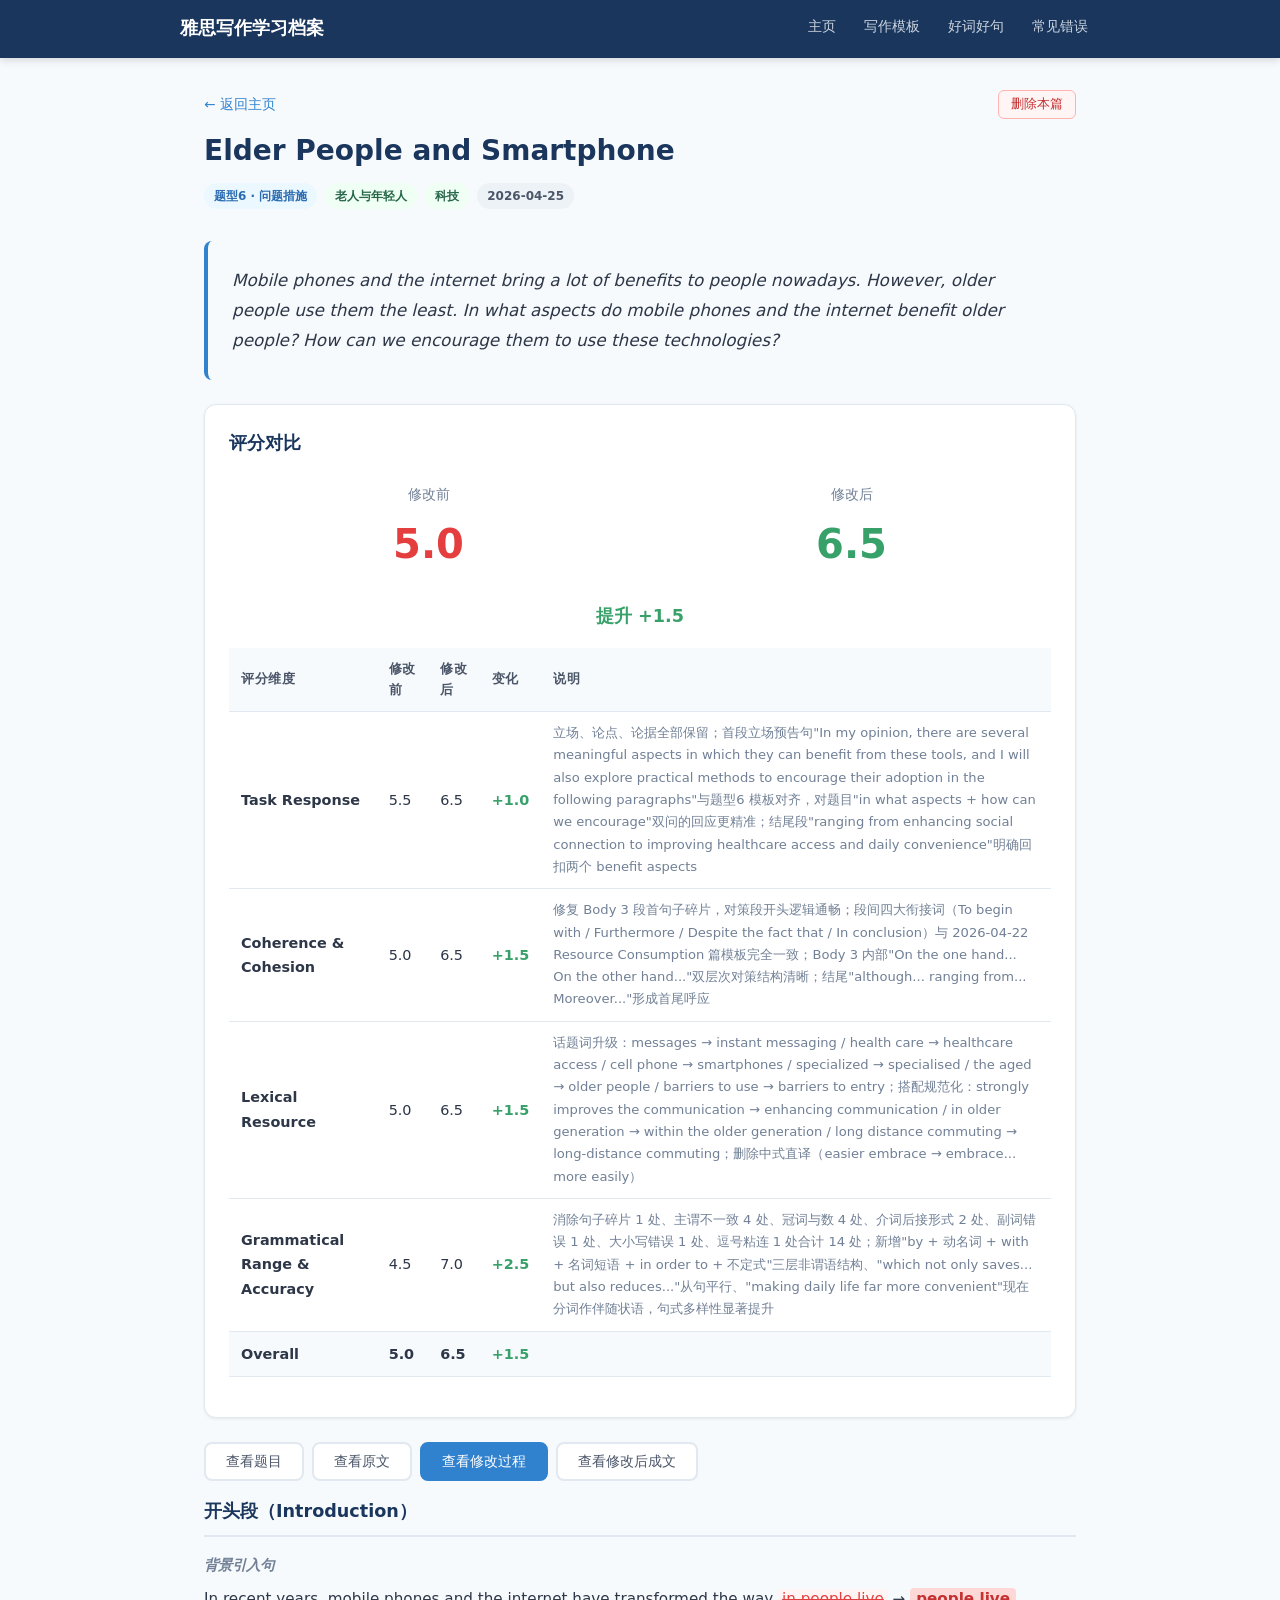
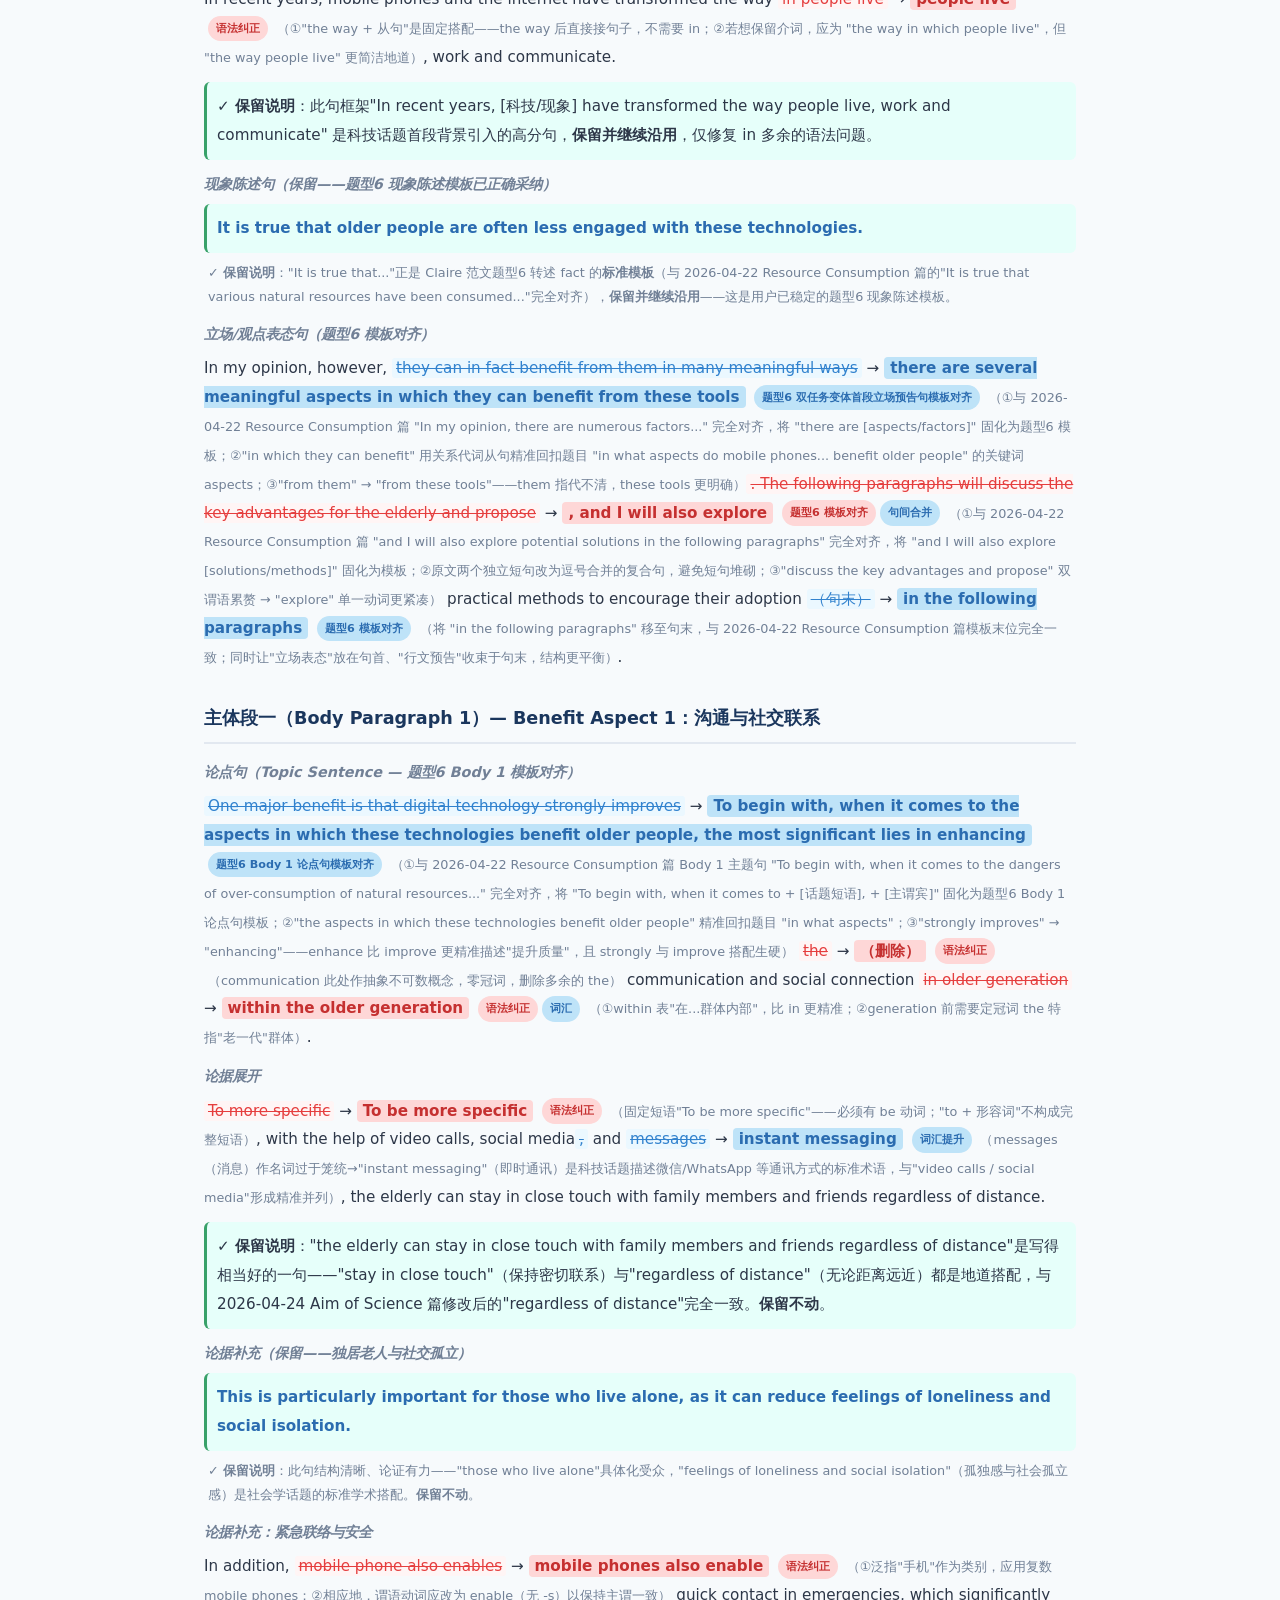
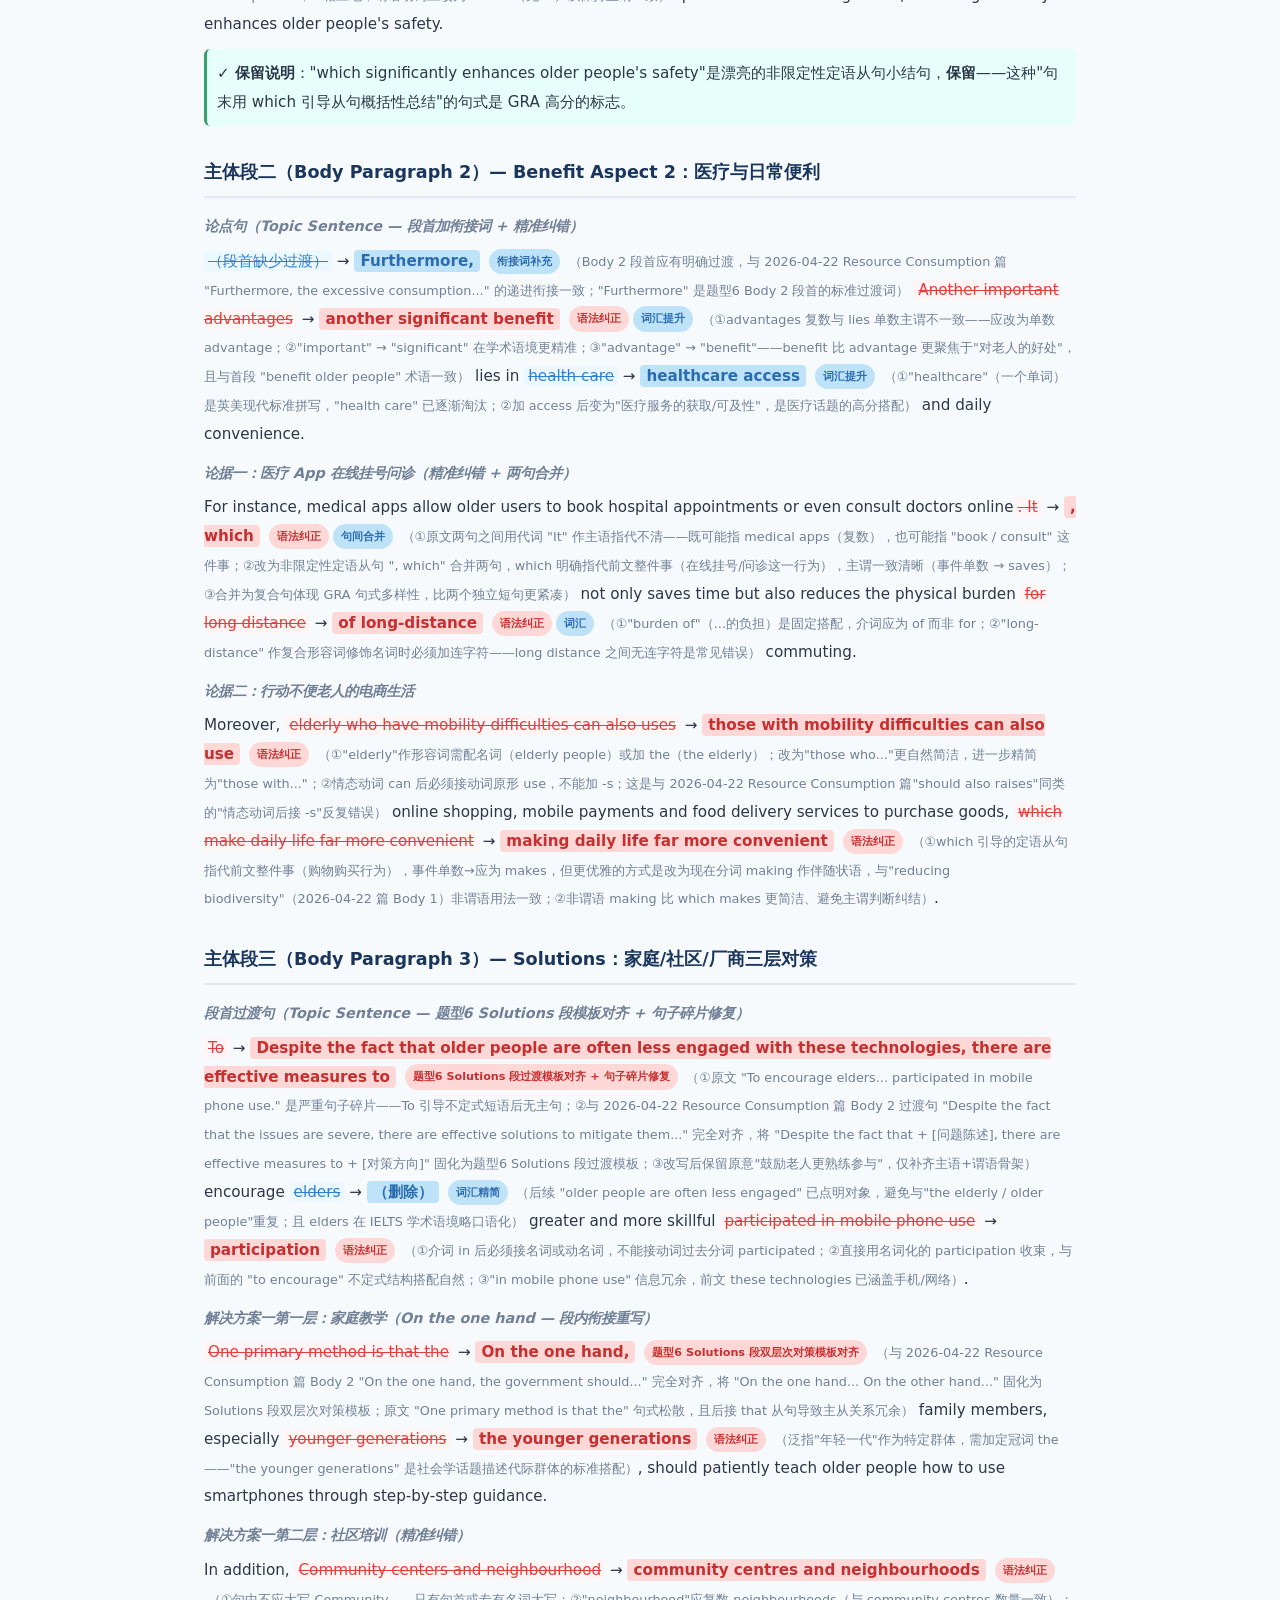
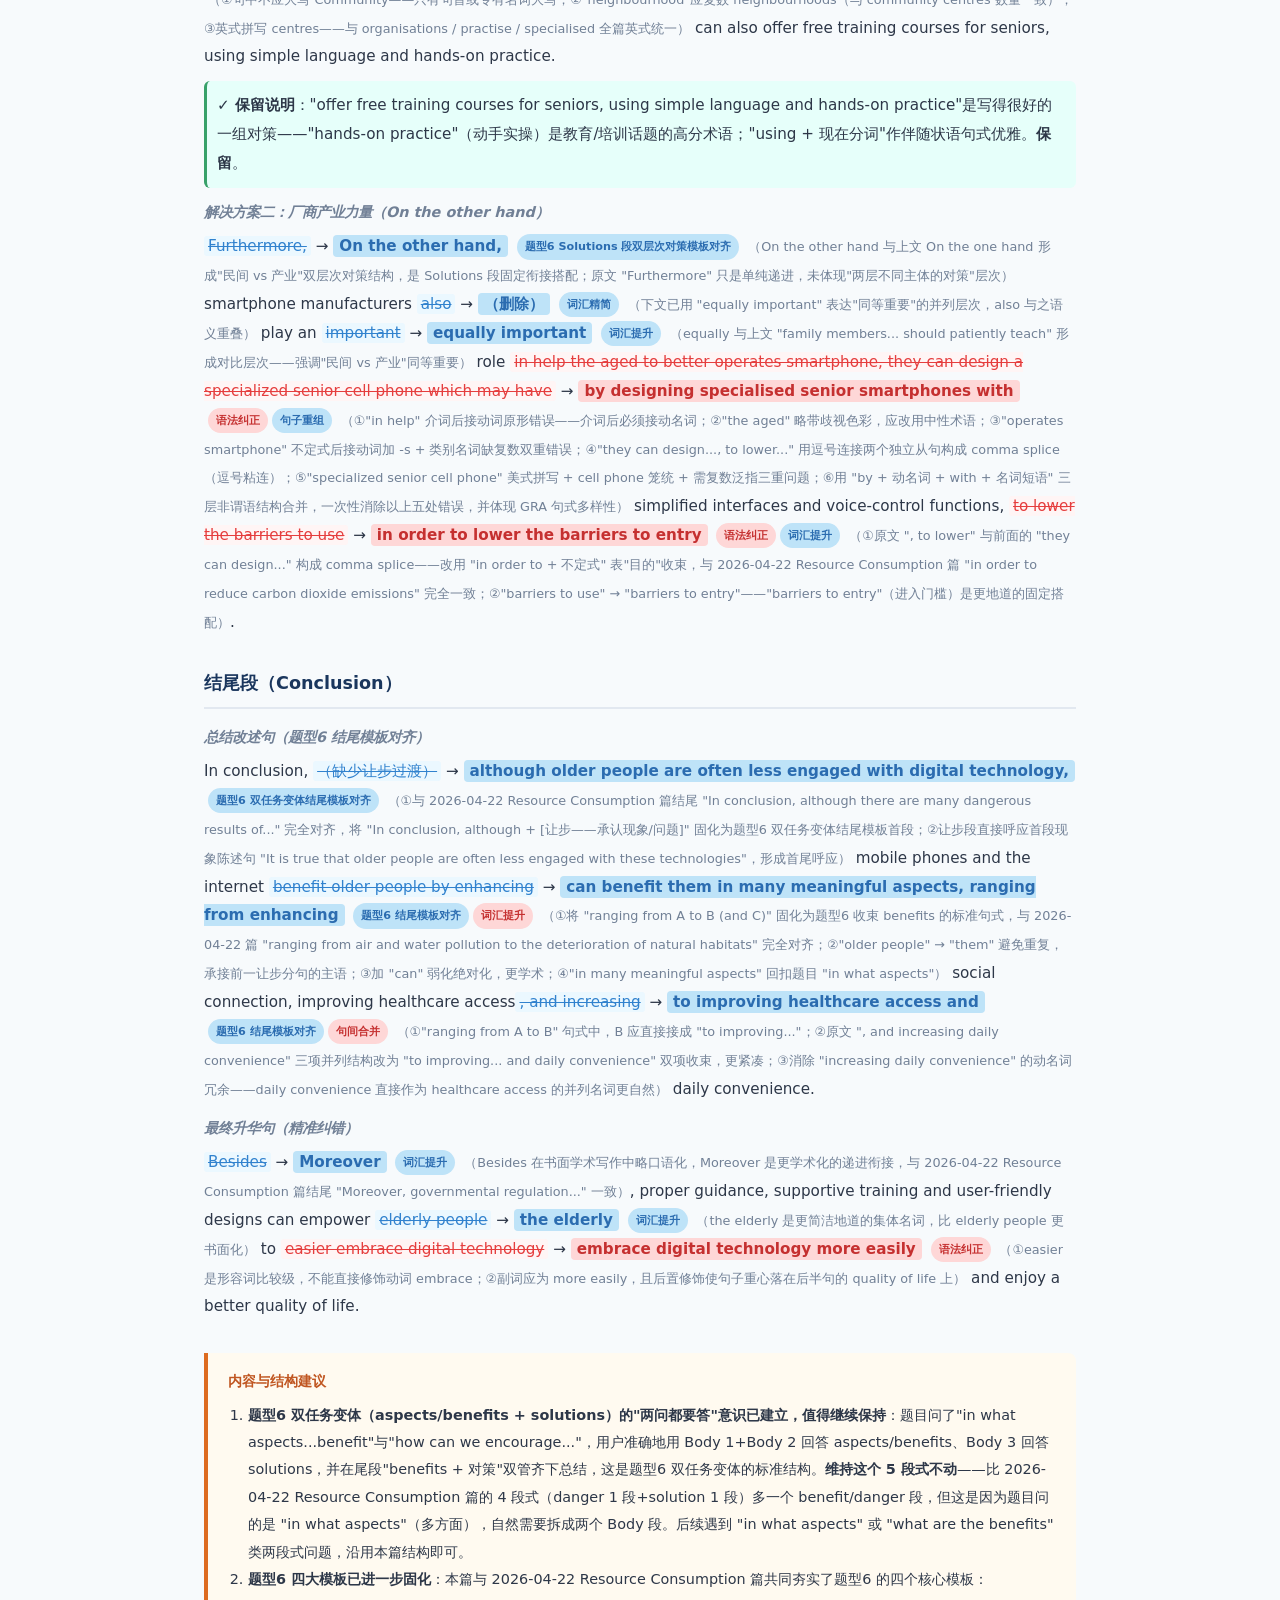
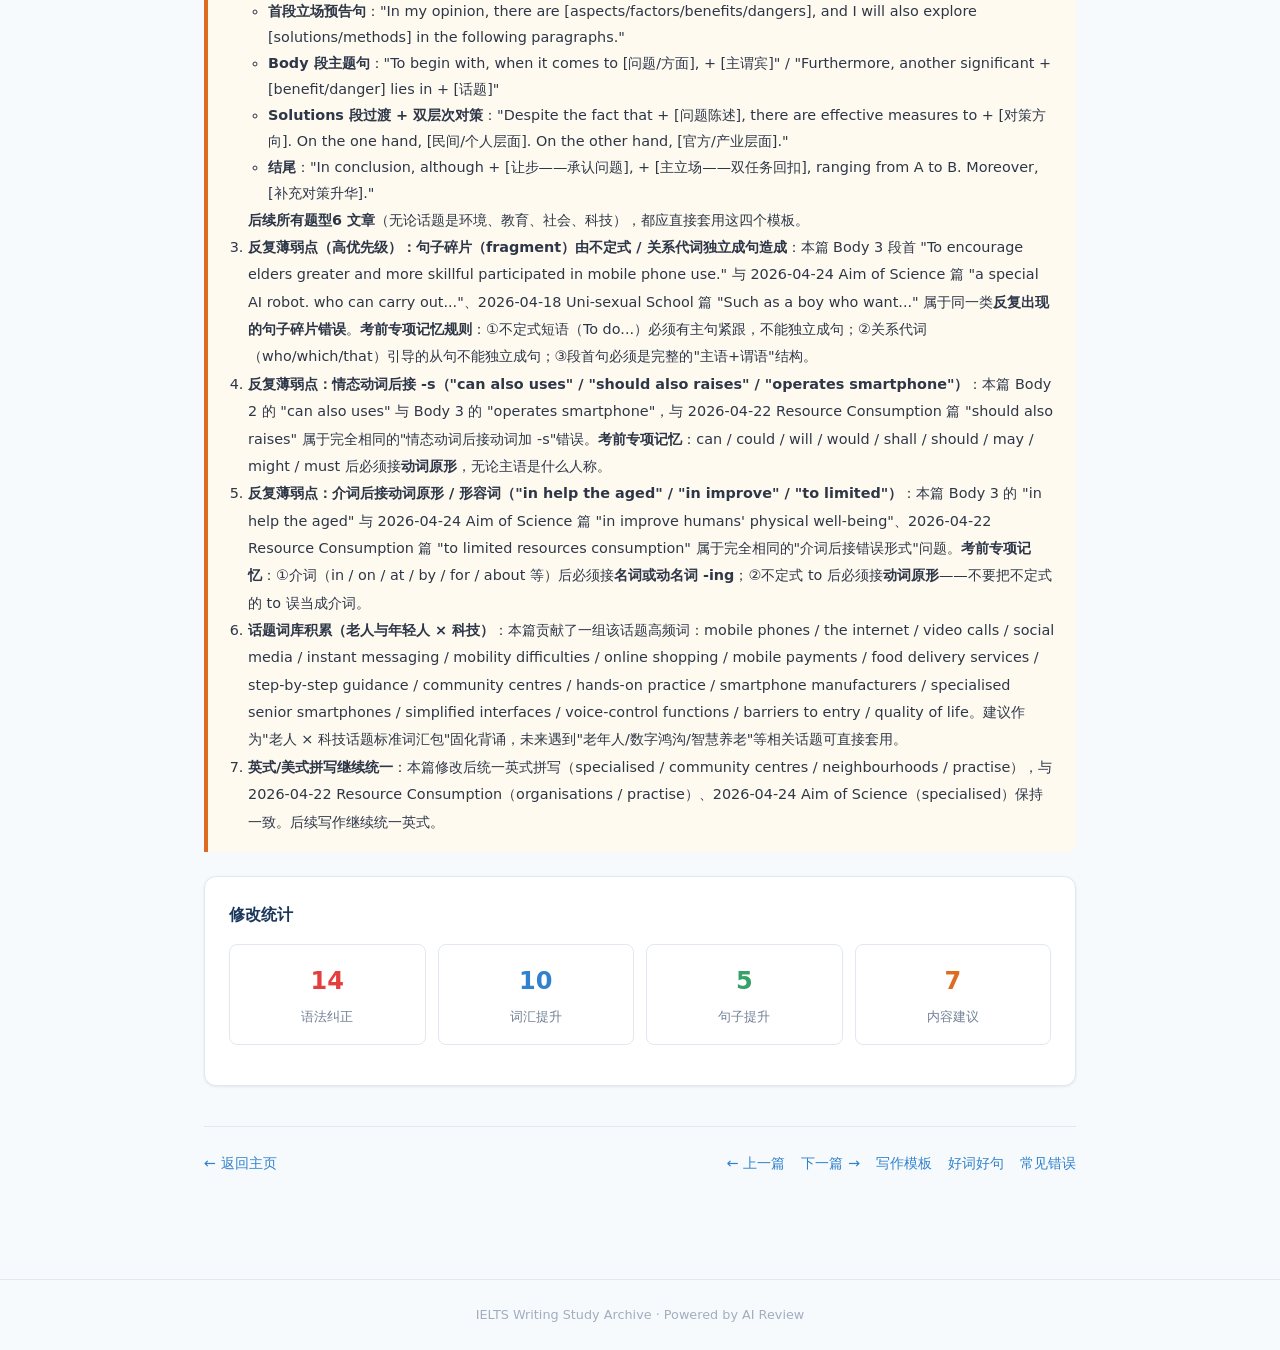
<file: essays/2026-04-25_elder_people_and_smartphone.html>
<!DOCTYPE html>
<html lang="zh-CN">
<head>
  <meta charset="UTF-8">
  <meta name="viewport" content="width=device-width, initial-scale=1.0">
  <title>2026-04-25 Elder People and Smartphone — 雅思写作学习档案</title>
  <link rel="stylesheet" href="../css/style.css">
</head>
<body data-essay-page="2026-04-25_elder_people_and_smartphone">
<div class="page-wrapper">

<nav class="navbar">
  <div class="container">
    <a href="../index.html" class="navbar-brand">雅思写作学习档案</a>
    <div class="navbar-links">
      <a href="../index.html">主页</a>
      <a href="../templates.html">写作模板</a>
      <a href="../vocabulary.html">好词好句</a>
      <a href="../errors.html">常见错误</a>
    </div>
  </div>
</nav>

<main class="page-content">
  <div class="container">

    <!-- 顶部信息 -->
    <div class="page-header">
      <div style="display:flex; justify-content:space-between; align-items:center; flex-wrap:wrap; gap:8px; margin-bottom:8px;">
        <a href="../index.html" style="font-size:.85rem;">← 返回主页</a>
        <button class="delete-btn" onclick="deleteEssay('2026-04-25_elder_people_and_smartphone')">删除本篇</button>
      </div>
      <h1>Elder People and Smartphone</h1>
      <div style="display:flex; gap:8px; flex-wrap:wrap; margin:8px 0;">
        <span class="tag tag-blue">题型6 · 问题措施</span>
        <span class="tag tag-green">老人与年轻人</span>
        <span class="tag tag-green">科技</span>
        <span class="tag tag-gray">2026-04-25</span>
      </div>
    </div>

    <!-- 题目 -->
    <div class="essay-question">
      Mobile phones and the internet bring a lot of benefits to people nowadays. However, older people use them the least. In what aspects do mobile phones and the internet benefit older people? How can we encourage them to use these technologies?
    </div>

    <!-- 评分对比 -->
    <div class="card" style="margin:24px 0;">
      <h2 style="font-size:1.1rem; color:#1a365d; margin-bottom:16px;">评分对比</h2>
      <div class="score-comparison">
        <div class="score-card">
          <div class="label">修改前</div>
          <div class="score-big before">5.0</div>
        </div>
        <div class="score-card">
          <div class="label">修改后</div>
          <div class="score-big after">6.5</div>
        </div>
      </div>
      <div class="score-arrow">提升 +1.5</div>
      <div class="score-table-wrapper">
      <table class="score-table">
        <thead><tr><th>评分维度</th><th>修改前</th><th>修改后</th><th>变化</th><th>说明</th></tr></thead>
        <tbody>
          <tr><td><strong>Task Response</strong></td><td>5.5</td><td>6.5</td><td class="change">+1.0</td><td style="font-size:.82rem; color:#718096;">立场、论点、论据全部保留；首段立场预告句"In my opinion, there are several meaningful aspects in which they can benefit from these tools, and I will also explore practical methods to encourage their adoption in the following paragraphs"与题型6 模板对齐，对题目"in what aspects + how can we encourage"双问的回应更精准；结尾段"ranging from enhancing social connection to improving healthcare access and daily convenience"明确回扣两个 benefit aspects</td></tr>
          <tr><td><strong>Coherence & Cohesion</strong></td><td>5.0</td><td>6.5</td><td class="change">+1.5</td><td style="font-size:.82rem; color:#718096;">修复 Body 3 段首句子碎片，对策段开头逻辑通畅；段间四大衔接词（To begin with / Furthermore / Despite the fact that / In conclusion）与 2026-04-22 Resource Consumption 篇模板完全一致；Body 3 内部"On the one hand... On the other hand..."双层次对策结构清晰；结尾"although... ranging from... Moreover..."形成首尾呼应</td></tr>
          <tr><td><strong>Lexical Resource</strong></td><td>5.0</td><td>6.5</td><td class="change">+1.5</td><td style="font-size:.82rem; color:#718096;">话题词升级：messages → instant messaging / health care → healthcare access / cell phone → smartphones / specialized → specialised / the aged → older people / barriers to use → barriers to entry；搭配规范化：strongly improves the communication → enhancing communication / in older generation → within the older generation / long distance commuting → long-distance commuting；删除中式直译（easier embrace → embrace... more easily）</td></tr>
          <tr><td><strong>Grammatical Range & Accuracy</strong></td><td>4.5</td><td>7.0</td><td class="change">+2.5</td><td style="font-size:.82rem; color:#718096;">消除句子碎片 1 处、主谓不一致 4 处、冠词与数 4 处、介词后接形式 2 处、副词错误 1 处、大小写错误 1 处、逗号粘连 1 处合计 14 处；新增"by + 动名词 + with + 名词短语 + in order to + 不定式"三层非谓语结构、"which not only saves... but also reduces..."从句平行、"making daily life far more convenient"现在分词作伴随状语，句式多样性显著提升</td></tr>
          <tr style="background:#f7fafc; font-weight:700;"><td>Overall</td><td>5.0</td><td>6.5</td><td class="change">+1.5</td><td></td></tr>
        </tbody>
      </table>
      </div>
    </div>

    <!-- 视图切换 -->
    <div class="view-tabs">
      <button class="view-tab" data-view="view-question" onclick="switchView('view-question')">查看题目</button>
      <button class="view-tab" data-view="view-original" onclick="switchView('view-original')">查看原文</button>
      <button class="view-tab active" data-view="view-revision" onclick="switchView('view-revision')">查看修改过程</button>
      <button class="view-tab" data-view="view-revised" onclick="switchView('view-revised')">查看修改后成文</button>
    </div>

    <!-- 视图1：题目 -->
    <div id="view-question" class="view-panel">
      <div class="card">
        <div class="essay-question">Mobile phones and the internet bring a lot of benefits to people nowadays. However, older people use them the least. In what aspects do mobile phones and the internet benefit older people? How can we encourage them to use these technologies?</div>
      </div>
    </div>

    <!-- 视图2：原文 -->
    <div id="view-original" class="view-panel">
      <div class="card essay-text">
        <p>In recent years, mobile phones and the internet have transformed the way in people live, work and communicate. It is true that older people are often less engaged with these technologies. In my opinion, however, they can in fact benefit from them in many meaningful ways. The following paragraphs will discuss the key advantages for the elderly and propose practical methods to encourage their adoption.</p>
        <span class="word-count">63 words</span>
        <p>One major benefit is that digital technology strongly improves the communication and social connection in older generation. To more specific, with the help of video calls, social media, and messages, the elderly can stay in close touch with family members and friends regardless of distance. This is particularly important for those who live alone, as it can reduce feelings of loneliness and social isolation. In addition, mobile phone also enables quick contact in emergencies, which significantly enhances older people's safety.</p>
        <span class="word-count">82 words</span>
        <p>Another important advantages lies in health care and daily convenience. For instance, medical apps allow older users to book hospital appointments or even consult doctors online. It not only saves time but also reduces the physical burden for long distance commuting. Moreover, elderly who have mobility difficulties can also uses online shopping, mobile payments and food delivery services to purchase goods, which make daily life far more convenient.</p>
        <span class="word-count">68 words</span>
        <p>To encourage elders greater and more skillful participated in mobile phone use. One primary method is that the family members, especially younger generations, should patiently teach older people how to use smartphones through step-by-step guidance. In addition, Community centers and neighbourhood can also offer free training courses for seniors, using simple language and hands-on practice. Furthermore, smartphone manufacturers also play an important role in help the aged to better operates smartphone, they can design a specialized senior cell phone which may have simplified interfaces and voice-control functions, to lower the barriers to use.</p>
        <span class="word-count">94 words</span>
        <p>In conclusion, mobile phones and the internet benefit older people by enhancing social connection, improving healthcare access, and increasing daily convenience. Besides, proper guidance, supportive training and user-friendly designs can empower elderly people to easier embrace digital technology and enjoy a better quality of life.</p>
        <span class="word-count">44 words</span>
        <div class="word-count-total">Total: 约 351 words</div>
      </div>
    </div>

    <!-- 视图3：修改过程（默认） -->
    <div id="view-revision" class="view-panel active">

      <!-- 开头段 -->
      <div class="revision-section">
        <h3>开头段（Introduction）</h3>

        <h4>背景引入句</h4>
        <div class="revision-text">
          In recent years, mobile phones and the internet have transformed the way <del class="grammar">in people live</del> → <span class="fix-grammar">people live</span> <span class="revision-tag grammar">语法纠正</span> <span class="revision-reason">（①"the way + 从句"是固定搭配——the way 后直接接句子，不需要 in；②若想保留介词，应为 "the way in which people live"，但 "the way people live" 更简洁地道）</span>, work and communicate.

          <div style="margin-top:10px; padding:10px; background:#e6fffa; border-left:3px solid #38a169; border-radius:6px;">
            ✓ <strong>保留说明</strong>：此句框架"In recent years, [科技/现象] have transformed the way people live, work and communicate" 是科技话题首段背景引入的高分句，<strong>保留并继续沿用</strong>，仅修复 in 多余的语法问题。
          </div>
        </div>

        <h4>现象陈述句（保留——题型6 现象陈述模板已正确采纳）</h4>
        <div class="revision-text">
          <span class="fix-vocab" style="display:block; padding:10px; background:#e6fffa; border-left:3px solid #38a169; border-radius:6px;">It is true that older people are often less engaged with these technologies.</span>
          <span class="revision-reason" style="display:block; margin-top:8px;">✓ <strong>保留说明</strong>："It is true that..."正是 Claire 范文题型6 转述 fact 的<strong>标准模板</strong>（与 2026-04-22 Resource Consumption 篇的"It is true that various natural resources have been consumed..."完全对齐），<strong>保留并继续沿用</strong>——这是用户已稳定的题型6 现象陈述模板。</span>
        </div>

        <h4>立场/观点表态句（题型6 模板对齐）</h4>
        <div class="revision-text">
          In my opinion, however, <del class="vocab">they can in fact benefit from them in many meaningful ways</del> → <span class="fix-vocab">there are several meaningful aspects in which they can benefit from these tools</span> <span class="revision-tag vocab">题型6 双任务变体首段立场预告句模板对齐</span> <span class="revision-reason">（①与 2026-04-22 Resource Consumption 篇 "In my opinion, there are numerous factors..." 完全对齐，将 "there are [aspects/factors]" 固化为题型6 模板；②"in which they can benefit" 用关系代词从句精准回扣题目 "in what aspects do mobile phones... benefit older people" 的关键词 aspects；③"from them" → "from these tools"——them 指代不清，these tools 更明确）</span><del class="grammar">. The following paragraphs will discuss the key advantages for the elderly and propose</del> → <span class="fix-grammar">, and I will also explore</span> <span class="revision-tag grammar">题型6 模板对齐</span><span class="revision-tag vocab">句间合并</span> <span class="revision-reason">（①与 2026-04-22 Resource Consumption 篇 "and I will also explore potential solutions in the following paragraphs" 完全对齐，将 "and I will also explore [solutions/methods]" 固化为模板；②原文两个独立短句改为逗号合并的复合句，避免短句堆砌；③"discuss the key advantages and propose" 双谓语累赘 → "explore" 单一动词更紧凑）</span> practical methods to encourage their adoption <del class="vocab">（句末）</del> → <span class="fix-vocab">in the following paragraphs</span> <span class="revision-tag vocab">题型6 模板对齐</span> <span class="revision-reason">（将 "in the following paragraphs" 移至句末，与 2026-04-22 Resource Consumption 篇模板末位完全一致；同时让"立场表态"放在句首、"行文预告"收束于句末，结构更平衡）</span>.
        </div>
      </div>

      <!-- 主体段一 -->
      <div class="revision-section">
        <h3>主体段一（Body Paragraph 1）— Benefit Aspect 1：沟通与社交联系</h3>

        <h4>论点句（Topic Sentence — 题型6 Body 1 模板对齐）</h4>
        <div class="revision-text">
          <del class="vocab">One major benefit is that digital technology strongly improves</del> → <span class="fix-vocab">To begin with, when it comes to the aspects in which these technologies benefit older people, the most significant lies in enhancing</span> <span class="revision-tag vocab">题型6 Body 1 论点句模板对齐</span> <span class="revision-reason">（①与 2026-04-22 Resource Consumption 篇 Body 1 主题句 "To begin with, when it comes to the dangers of over-consumption of natural resources..." 完全对齐，将 "To begin with, when it comes to + [话题短语], + [主谓宾]" 固化为题型6 Body 1 论点句模板；②"the aspects in which these technologies benefit older people" 精准回扣题目 "in what aspects"；③"strongly improves" → "enhancing"——enhance 比 improve 更精准描述"提升质量"，且 strongly 与 improve 搭配生硬）</span> <del class="grammar">the</del> → <span class="fix-grammar">（删除）</span> <span class="revision-tag grammar">语法纠正</span> <span class="revision-reason">（communication 此处作抽象不可数概念，零冠词，删除多余的 the）</span> communication and social connection <del class="grammar">in older generation</del> → <span class="fix-grammar">within the older generation</span> <span class="revision-tag grammar">语法纠正</span><span class="revision-tag vocab">词汇</span> <span class="revision-reason">（①within 表"在...群体内部"，比 in 更精准；②generation 前需要定冠词 the 特指"老一代"群体）</span>.
        </div>

        <h4>论据展开</h4>
        <div class="revision-text">
          <del class="grammar">To more specific</del> → <span class="fix-grammar">To be more specific</span> <span class="revision-tag grammar">语法纠正</span> <span class="revision-reason">（固定短语"To be more specific"——必须有 be 动词；"to + 形容词"不构成完整短语）</span>, with the help of video calls, social media<del class="vocab">,</del> and <del class="vocab">messages</del> → <span class="fix-vocab">instant messaging</span> <span class="revision-tag vocab">词汇提升</span> <span class="revision-reason">（messages（消息）作名词过于笼统→"instant messaging"（即时通讯）是科技话题描述微信/WhatsApp 等通讯方式的标准术语，与"video calls / social media"形成精准并列）</span>, the elderly can stay in close touch with family members and friends regardless of distance.

          <div style="margin-top:10px; padding:10px; background:#e6fffa; border-left:3px solid #38a169; border-radius:6px;">
            ✓ <strong>保留说明</strong>："the elderly can stay in close touch with family members and friends regardless of distance"是写得相当好的一句——"stay in close touch"（保持密切联系）与"regardless of distance"（无论距离远近）都是地道搭配，与 2026-04-24 Aim of Science 篇修改后的"regardless of distance"完全一致。<strong>保留不动</strong>。
          </div>
        </div>

        <h4>论据补充（保留——独居老人与社交孤立）</h4>
        <div class="revision-text">
          <span class="fix-vocab" style="display:block; padding:10px; background:#e6fffa; border-left:3px solid #38a169; border-radius:6px;">This is particularly important for those who live alone, as it can reduce feelings of loneliness and social isolation.</span>
          <span class="revision-reason" style="display:block; margin-top:8px;">✓ <strong>保留说明</strong>：此句结构清晰、论证有力——"those who live alone"具体化受众，"feelings of loneliness and social isolation"（孤独感与社会孤立感）是社会学话题的标准学术搭配。<strong>保留不动</strong>。</span>
        </div>

        <h4>论据补充：紧急联络与安全</h4>
        <div class="revision-text">
          In addition, <del class="grammar">mobile phone also enables</del> → <span class="fix-grammar">mobile phones also enable</span> <span class="revision-tag grammar">语法纠正</span> <span class="revision-reason">（①泛指"手机"作为类别，应用复数 mobile phones；②相应地，谓语动词应改为 enable（无 -s）以保持主谓一致）</span> quick contact in emergencies, which significantly enhances older people's safety.

          <div style="margin-top:10px; padding:10px; background:#e6fffa; border-left:3px solid #38a169; border-radius:6px;">
            ✓ <strong>保留说明</strong>："which significantly enhances older people's safety"是漂亮的非限定性定语从句小结句，<strong>保留</strong>——这种"句末用 which 引导从句概括性总结"的句式是 GRA 高分的标志。
          </div>
        </div>
      </div>

      <!-- 主体段二 -->
      <div class="revision-section">
        <h3>主体段二（Body Paragraph 2）— Benefit Aspect 2：医疗与日常便利</h3>

        <h4>论点句（Topic Sentence — 段首加衔接词 + 精准纠错）</h4>
        <div class="revision-text">
          <del class="vocab">（段首缺少过渡）</del> → <span class="fix-vocab">Furthermore,</span> <span class="revision-tag vocab">衔接词补充</span> <span class="revision-reason">（Body 2 段首应有明确过渡，与 2026-04-22 Resource Consumption 篇 "Furthermore, the excessive consumption..." 的递进衔接一致；"Furthermore" 是题型6 Body 2 段首的标准过渡词）</span> <del class="grammar">Another important advantages</del> → <span class="fix-grammar">another significant benefit</span> <span class="revision-tag grammar">语法纠正</span><span class="revision-tag vocab">词汇提升</span> <span class="revision-reason">（①advantages 复数与 lies 单数主谓不一致——应改为单数 advantage；②"important" → "significant" 在学术语境更精准；③"advantage" → "benefit"——benefit 比 advantage 更聚焦于"对老人的好处"，且与首段 "benefit older people" 术语一致）</span> lies in <del class="vocab">health care</del> → <span class="fix-vocab">healthcare access</span> <span class="revision-tag vocab">词汇提升</span> <span class="revision-reason">（①"healthcare"（一个单词）是英美现代标准拼写，"health care" 已逐渐淘汰；②加 access 后变为"医疗服务的获取/可及性"，是医疗话题的高分搭配）</span> and daily convenience.
        </div>

        <h4>论据一：医疗 App 在线挂号问诊（精准纠错 + 两句合并）</h4>
        <div class="revision-text">
          For instance, medical apps allow older users to book hospital appointments or even consult doctors online<del class="grammar">. It</del> → <span class="fix-grammar">, which</span> <span class="revision-tag grammar">语法纠正</span><span class="revision-tag vocab">句间合并</span> <span class="revision-reason">（①原文两句之间用代词 "It" 作主语指代不清——既可能指 medical apps（复数），也可能指 "book / consult" 这件事；②改为非限定性定语从句 ", which" 合并两句，which 明确指代前文整件事（在线挂号/问诊这一行为），主谓一致清晰（事件单数 → saves）；③合并为复合句体现 GRA 句式多样性，比两个独立短句更紧凑）</span> not only saves time but also reduces the physical burden <del class="grammar">for long distance</del> → <span class="fix-grammar">of long-distance</span> <span class="revision-tag grammar">语法纠正</span><span class="revision-tag vocab">词汇</span> <span class="revision-reason">（①"burden of"（...的负担）是固定搭配，介词应为 of 而非 for；②"long-distance" 作复合形容词修饰名词时必须加连字符——long distance 之间无连字符是常见错误）</span> commuting.
        </div>

        <h4>论据二：行动不便老人的电商生活</h4>
        <div class="revision-text">
          Moreover, <del class="grammar">elderly who have mobility difficulties can also uses</del> → <span class="fix-grammar">those with mobility difficulties can also use</span> <span class="revision-tag grammar">语法纠正</span> <span class="revision-reason">（①"elderly"作形容词需配名词（elderly people）或加 the（the elderly）；改为"those who..."更自然简洁，进一步精简为"those with..."；②情态动词 can 后必须接动词原形 use，不能加 -s；这是与 2026-04-22 Resource Consumption 篇"should also raises"同类的"情态动词后接 -s"反复错误）</span> online shopping, mobile payments and food delivery services to purchase goods, <del class="grammar">which make daily life far more convenient</del> → <span class="fix-grammar">making daily life far more convenient</span> <span class="revision-tag grammar">语法纠正</span> <span class="revision-reason">（①which 引导的定语从句指代前文整件事（购物购买行为），事件单数→应为 makes，但更优雅的方式是改为现在分词 making 作伴随状语，与"reducing biodiversity"（2026-04-22 篇 Body 1）非谓语用法一致；②非谓语 making 比 which makes 更简洁、避免主谓判断纠结）</span>.
        </div>
      </div>

      <!-- 主体段三 -->
      <div class="revision-section">
        <h3>主体段三（Body Paragraph 3）— Solutions：家庭/社区/厂商三层对策</h3>

        <h4>段首过渡句（Topic Sentence — 题型6 Solutions 段模板对齐 + 句子碎片修复）</h4>
        <div class="revision-text">
          <del class="grammar">To</del> → <span class="fix-grammar">Despite the fact that older people are often less engaged with these technologies, there are effective measures to</span> <span class="revision-tag grammar">题型6 Solutions 段过渡模板对齐 + 句子碎片修复</span> <span class="revision-reason">（①原文 "To encourage elders... participated in mobile phone use." 是严重句子碎片——To 引导不定式短语后无主句；②与 2026-04-22 Resource Consumption 篇 Body 2 过渡句 "Despite the fact that the issues are severe, there are effective solutions to mitigate them..." 完全对齐，将 "Despite the fact that + [问题陈述], there are effective measures to + [对策方向]" 固化为题型6 Solutions 段过渡模板；③改写后保留原意"鼓励老人更熟练参与"，仅补齐主语+谓语骨架）</span> encourage <del class="vocab">elders</del> → <span class="fix-vocab">（删除）</span> <span class="revision-tag vocab">词汇精简</span> <span class="revision-reason">（后续 "older people are often less engaged" 已点明对象，避免与"the elderly / older people"重复；且 elders 在 IELTS 学术语境略口语化）</span> greater and more skillful <del class="grammar">participated in mobile phone use</del> → <span class="fix-grammar">participation</span> <span class="revision-tag grammar">语法纠正</span> <span class="revision-reason">（①介词 in 后必须接名词或动名词，不能接动词过去分词 participated；②直接用名词化的 participation 收束，与前面的 "to encourage" 不定式结构搭配自然；③"in mobile phone use" 信息冗余，前文 these technologies 已涵盖手机/网络）</span>.
        </div>

        <h4>解决方案一第一层：家庭教学（On the one hand — 段内衔接重写）</h4>
        <div class="revision-text">
          <del class="grammar">One primary method is that the</del> → <span class="fix-grammar">On the one hand,</span> <span class="revision-tag grammar">题型6 Solutions 段双层次对策模板对齐</span> <span class="revision-reason">（与 2026-04-22 Resource Consumption 篇 Body 2 "On the one hand, the government should..." 完全对齐，将 "On the one hand... On the other hand..." 固化为 Solutions 段双层次对策模板；原文 "One primary method is that the" 句式松散，且后接 that 从句导致主从关系冗余）</span> family members, especially <del class="grammar">younger generations</del> → <span class="fix-grammar">the younger generations</span> <span class="revision-tag grammar">语法纠正</span> <span class="revision-reason">（泛指"年轻一代"作为特定群体，需加定冠词 the——"the younger generations" 是社会学话题描述代际群体的标准搭配）</span>, should patiently teach older people how to use smartphones through step-by-step guidance.
        </div>

        <h4>解决方案一第二层：社区培训（精准纠错）</h4>
        <div class="revision-text">
          In addition, <del class="grammar">Community centers and neighbourhood</del> → <span class="fix-grammar">community centres and neighbourhoods</span> <span class="revision-tag grammar">语法纠正</span> <span class="revision-reason">（①句中不应大写 Community——只有句首或专有名词大写；②"neighbourhood"应复数 neighbourhoods（与 community centres 数量一致）；③英式拼写 centres——与 organisations / practise / specialised 全篇英式统一）</span> can also offer free training courses for seniors, using simple language and hands-on practice.

          <div style="margin-top:10px; padding:10px; background:#e6fffa; border-left:3px solid #38a169; border-radius:6px;">
            ✓ <strong>保留说明</strong>："offer free training courses for seniors, using simple language and hands-on practice"是写得很好的一组对策——"hands-on practice"（动手实操）是教育/培训话题的高分术语；"using + 现在分词"作伴随状语句式优雅。<strong>保留</strong>。
          </div>
        </div>

        <h4>解决方案二：厂商产业力量（On the other hand）</h4>
        <div class="revision-text">
          <del class="vocab">Furthermore,</del> → <span class="fix-vocab">On the other hand,</span> <span class="revision-tag vocab">题型6 Solutions 段双层次对策模板对齐</span> <span class="revision-reason">（On the other hand 与上文 On the one hand 形成"民间 vs 产业"双层次对策结构，是 Solutions 段固定衔接搭配；原文 "Furthermore" 只是单纯递进，未体现"两层不同主体的对策"层次）</span> smartphone manufacturers <del class="vocab">also</del> → <span class="fix-vocab">（删除）</span> <span class="revision-tag vocab">词汇精简</span> <span class="revision-reason">（下文已用 "equally important" 表达"同等重要"的并列层次，also 与之语义重叠）</span> play an <del class="vocab">important</del> → <span class="fix-vocab">equally important</span> <span class="revision-tag vocab">词汇提升</span> <span class="revision-reason">（equally 与上文 "family members... should patiently teach" 形成对比层次——强调"民间 vs 产业"同等重要）</span> role <del class="grammar">in help the aged to better operates smartphone, they can design a specialized senior cell phone which may have</del> → <span class="fix-grammar">by designing specialised senior smartphones with</span> <span class="revision-tag grammar">语法纠正</span><span class="revision-tag vocab">句子重组</span> <span class="revision-reason">（①"in help" 介词后接动词原形错误——介词后必须接动名词；②"the aged" 略带歧视色彩，应改用中性术语；③"operates smartphone" 不定式后接动词加 -s + 类别名词缺复数双重错误；④"they can design..., to lower..." 用逗号连接两个独立从句构成 comma splice（逗号粘连）；⑤"specialized senior cell phone" 美式拼写 + cell phone 笼统 + 需复数泛指三重问题；⑥用 "by + 动名词 + with + 名词短语" 三层非谓语结构合并，一次性消除以上五处错误，并体现 GRA 句式多样性）</span> simplified interfaces and voice-control functions, <del class="grammar">to lower the barriers to use</del> → <span class="fix-grammar">in order to lower the barriers to entry</span> <span class="revision-tag grammar">语法纠正</span><span class="revision-tag vocab">词汇提升</span> <span class="revision-reason">（①原文 ", to lower" 与前面的 "they can design..." 构成 comma splice——改用 "in order to + 不定式" 表"目的"收束，与 2026-04-22 Resource Consumption 篇 "in order to reduce carbon dioxide emissions" 完全一致；②"barriers to use" → "barriers to entry"——"barriers to entry"（进入门槛）是更地道的固定搭配）</span>.
        </div>
      </div>

      <!-- 结尾段 -->
      <div class="revision-section">
        <h3>结尾段（Conclusion）</h3>

        <h4>总结改述句（题型6 结尾模板对齐）</h4>
        <div class="revision-text">
          In conclusion, <del class="vocab">（缺少让步过渡）</del> → <span class="fix-vocab">although older people are often less engaged with digital technology,</span> <span class="revision-tag vocab">题型6 双任务变体结尾模板对齐</span> <span class="revision-reason">（①与 2026-04-22 Resource Consumption 篇结尾 "In conclusion, although there are many dangerous results of..." 完全对齐，将 "In conclusion, although + [让步——承认现象/问题]" 固化为题型6 双任务变体结尾模板首段；②让步段直接呼应首段现象陈述句 "It is true that older people are often less engaged with these technologies"，形成首尾呼应）</span> mobile phones and the internet <del class="vocab">benefit older people by enhancing</del> → <span class="fix-vocab">can benefit them in many meaningful aspects, ranging from enhancing</span> <span class="revision-tag vocab">题型6 结尾模板对齐</span><span class="revision-tag grammar">词汇提升</span> <span class="revision-reason">（①将 "ranging from A to B (and C)" 固化为题型6 收束 benefits 的标准句式，与 2026-04-22 篇 "ranging from air and water pollution to the deterioration of natural habitats" 完全对齐；②"older people" → "them" 避免重复，承接前一让步分句的主语；③加 "can" 弱化绝对化，更学术；④"in many meaningful aspects" 回扣题目 "in what aspects"）</span> social connection, improving healthcare access<del class="vocab">, and increasing</del> → <span class="fix-vocab">to improving healthcare access and</span> <span class="revision-tag vocab">题型6 结尾模板对齐</span><span class="revision-tag grammar">句间合并</span> <span class="revision-reason">（①"ranging from A to B" 句式中，B 应直接接成 "to improving..."；②原文 ", and increasing daily convenience" 三项并列结构改为 "to improving... and daily convenience" 双项收束，更紧凑；③消除 "increasing daily convenience" 的动名词冗余——daily convenience 直接作为 healthcare access 的并列名词更自然）</span> daily convenience.
        </div>

        <h4>最终升华句（精准纠错）</h4>
        <div class="revision-text">
          <del class="vocab">Besides</del> → <span class="fix-vocab">Moreover</span> <span class="revision-tag vocab">词汇提升</span> <span class="revision-reason">（Besides 在书面学术写作中略口语化，Moreover 是更学术化的递进衔接，与 2026-04-22 Resource Consumption 篇结尾 "Moreover, governmental regulation..." 一致）</span>, proper guidance, supportive training and user-friendly designs can empower <del class="vocab">elderly people</del> → <span class="fix-vocab">the elderly</span> <span class="revision-tag vocab">词汇提升</span> <span class="revision-reason">（the elderly 是更简洁地道的集体名词，比 elderly people 更书面化）</span> to <del class="grammar">easier embrace digital technology</del> → <span class="fix-grammar">embrace digital technology more easily</span> <span class="revision-tag grammar">语法纠正</span> <span class="revision-reason">（①easier 是形容词比较级，不能直接修饰动词 embrace；②副词应为 more easily，且后置修饰使句子重心落在后半句的 quality of life 上）</span> and enjoy a better quality of life.
        </div>
      </div>

      <!-- 内容与结构建议 -->
      <div class="suggestion-box">
        <div class="suggestion-title">内容与结构建议</div>
        <ol style="margin-top:8px; padding-left:20px; line-height:1.9;">
          <li><strong>题型6 双任务变体（aspects/benefits + solutions）的"两问都要答"意识已建立，值得继续保持</strong>：题目问了"in what aspects...benefit"与"how can we encourage..."，用户准确地用 Body 1+Body 2 回答 aspects/benefits、Body 3 回答 solutions，并在尾段"benefits + 对策"双管齐下总结，这是题型6 双任务变体的标准结构。<strong>维持这个 5 段式不动</strong>——比 2026-04-22 Resource Consumption 篇的 4 段式（danger 1 段+solution 1 段）多一个 benefit/danger 段，但这是因为题目问的是 "in what aspects"（多方面），自然需要拆成两个 Body 段。后续遇到 "in what aspects" 或 "what are the benefits" 类两段式问题，沿用本篇结构即可。</li>
          <li><strong>题型6 四大模板已进一步固化</strong>：本篇与 2026-04-22 Resource Consumption 篇共同夯实了题型6 的四个核心模板：
            <ul style="margin:6px 0 0 20px; line-height:1.8;">
              <li><strong>首段立场预告句</strong>："In my opinion, there are [aspects/factors/benefits/dangers], and I will also explore [solutions/methods] in the following paragraphs."</li>
              <li><strong>Body 段主题句</strong>："To begin with, when it comes to [问题/方面], + [主谓宾]" / "Furthermore, another significant + [benefit/danger] lies in + [话题]"</li>
              <li><strong>Solutions 段过渡 + 双层次对策</strong>："Despite the fact that + [问题陈述], there are effective measures to + [对策方向]. On the one hand, [民间/个人层面]. On the other hand, [官方/产业层面]."</li>
              <li><strong>结尾</strong>："In conclusion, although + [让步——承认问题], + [主立场——双任务回扣], ranging from A to B. Moreover, [补充对策升华]."</li>
            </ul>
            <strong>后续所有题型6 文章</strong>（无论话题是环境、教育、社会、科技），都应直接套用这四个模板。
          </li>
          <li><strong>反复薄弱点（高优先级）：句子碎片（fragment）由不定式 / 关系代词独立成句造成</strong>：本篇 Body 3 段首 "To encourage elders greater and more skillful participated in mobile phone use." 与 2026-04-24 Aim of Science 篇 "a special AI robot. who can carry out..."、2026-04-18 Uni-sexual School 篇 "Such as a boy who want..." 属于同一类<strong>反复出现的句子碎片错误</strong>。<strong>考前专项记忆规则</strong>：①不定式短语（To do...）必须有主句紧跟，不能独立成句；②关系代词（who/which/that）引导的从句不能独立成句；③段首句必须是完整的"主语+谓语"结构。</li>
          <li><strong>反复薄弱点：情态动词后接 -s（"can also uses" / "should also raises" / "operates smartphone"）</strong>：本篇 Body 2 的 "can also uses" 与 Body 3 的 "operates smartphone"，与 2026-04-22 Resource Consumption 篇 "should also raises" 属于完全相同的"情态动词后接动词加 -s"错误。<strong>考前专项记忆</strong>：can / could / will / would / shall / should / may / might / must 后必须接<strong>动词原形</strong>，无论主语是什么人称。</li>
          <li><strong>反复薄弱点：介词后接动词原形 / 形容词（"in help the aged" / "in improve" / "to limited"）</strong>：本篇 Body 3 的 "in help the aged" 与 2026-04-24 Aim of Science 篇 "in improve humans' physical well-being"、2026-04-22 Resource Consumption 篇 "to limited resources consumption" 属于完全相同的"介词后接错误形式"问题。<strong>考前专项记忆</strong>：①介词（in / on / at / by / for / about 等）后必须接<strong>名词或动名词 -ing</strong>；②不定式 to 后必须接<strong>动词原形</strong>——不要把不定式的 to 误当成介词。</li>
          <li><strong>话题词库积累（老人与年轻人 × 科技）</strong>：本篇贡献了一组该话题高频词：mobile phones / the internet / video calls / social media / instant messaging / mobility difficulties / online shopping / mobile payments / food delivery services / step-by-step guidance / community centres / hands-on practice / smartphone manufacturers / specialised senior smartphones / simplified interfaces / voice-control functions / barriers to entry / quality of life。建议作为"老人 × 科技话题标准词汇包"固化背诵，未来遇到"老年人/数字鸿沟/智慧养老"等相关话题可直接套用。</li>
          <li><strong>英式/美式拼写继续统一</strong>：本篇修改后统一英式拼写（specialised / community centres / neighbourhoods / practise），与 2026-04-22 Resource Consumption（organisations / practise）、2026-04-24 Aim of Science（specialised）保持一致。后续写作继续统一英式。</li>
        </ol>
      </div>

      <!-- 修改统计 -->
      <div class="card" style="margin-top:24px;">
        <h3 style="font-size:1rem; color:#1a365d; margin-bottom:12px;">修改统计</h3>
        <div class="stats-grid">
          <div class="stat-item"><div class="stat-number" style="color:#e53e3e;">14</div><div class="stat-label">语法纠正</div></div>
          <div class="stat-item"><div class="stat-number" style="color:#3182ce;">10</div><div class="stat-label">词汇提升</div></div>
          <div class="stat-item"><div class="stat-number" style="color:#38a169;">5</div><div class="stat-label">句子提升</div></div>
          <div class="stat-item"><div class="stat-number" style="color:#dd6b20;">7</div><div class="stat-label">内容建议</div></div>
        </div>
      </div>

    </div>

    <!-- 视图4：修改后成文 -->
    <div id="view-revised" class="view-panel">
      <div class="card essay-text">
        <p>In recent years, mobile phones and the internet have transformed the way people live, work and communicate. It is true that older people are often less engaged with these technologies. In my opinion, however, there are several meaningful aspects in which they can benefit from these tools, and I will also explore practical methods to encourage their adoption in the following paragraphs.</p>
        <span class="word-count">62 words</span>
        <p>To begin with, when it comes to the aspects in which these technologies benefit older people, the most significant lies in enhancing communication and social connection within the older generation. To be more specific, with the help of video calls, social media and instant messaging, the elderly can stay in close touch with family members and friends regardless of distance. This is particularly important for those who live alone, as it can reduce feelings of loneliness and social isolation. In addition, mobile phones also enable quick contact in emergencies, which significantly enhances older people's safety.</p>
        <span class="word-count">94 words</span>
        <p>Furthermore, another significant benefit lies in healthcare access and daily convenience. For instance, medical apps allow older users to book hospital appointments or even consult doctors online, which not only saves time but also reduces the physical burden of long-distance commuting. Moreover, those with mobility difficulties can also use online shopping, mobile payments and food delivery services to purchase goods, making daily life far more convenient.</p>
        <span class="word-count">66 words</span>
        <p>Despite the fact that older people are often less engaged with these technologies, there are effective measures to encourage greater and more skillful participation. On the one hand, family members, especially the younger generations, should patiently teach older people how to use smartphones through step-by-step guidance. In addition, community centres and neighbourhoods can also offer free training courses for seniors, using simple language and hands-on practice. On the other hand, smartphone manufacturers play an equally important role by designing specialised senior smartphones with simplified interfaces and voice-control functions, in order to lower the barriers to entry.</p>
        <span class="word-count">96 words</span>
        <p>In conclusion, although older people are often less engaged with digital technology, mobile phones and the internet can benefit them in many meaningful aspects, ranging from enhancing social connection to improving healthcare access and daily convenience. Moreover, proper guidance, supportive training and user-friendly designs can empower the elderly to embrace digital technology more easily and enjoy a better quality of life.</p>
        <span class="word-count">61 words</span>
        <div class="word-count-total">Total: 约 379 words</div>
      </div>
    </div>

    <!-- 底部导航 -->
    <div class="bottom-nav">
      <a href="../index.html">← 返回主页</a>
      <div style="display:flex; gap:16px;">
        <a href="2026-04-24_aim_of_science.html">← 上一篇</a>
        <a href="2026-04-26_weekend_longer.html">下一篇 →</a>
        <a href="../templates.html#type6-elderly_technology">写作模板</a>
        <a href="../vocabulary.html">好词好句</a>
        <a href="../errors.html">常见错误</a>
      </div>
    </div>

  </div>
</main>

<footer class="page-footer">
  <div class="container">IELTS Writing Study Archive · Powered by AI Review</div>
</footer>

</div>
<script src="../js/main.js"></script>
</body>
</html>
</file>
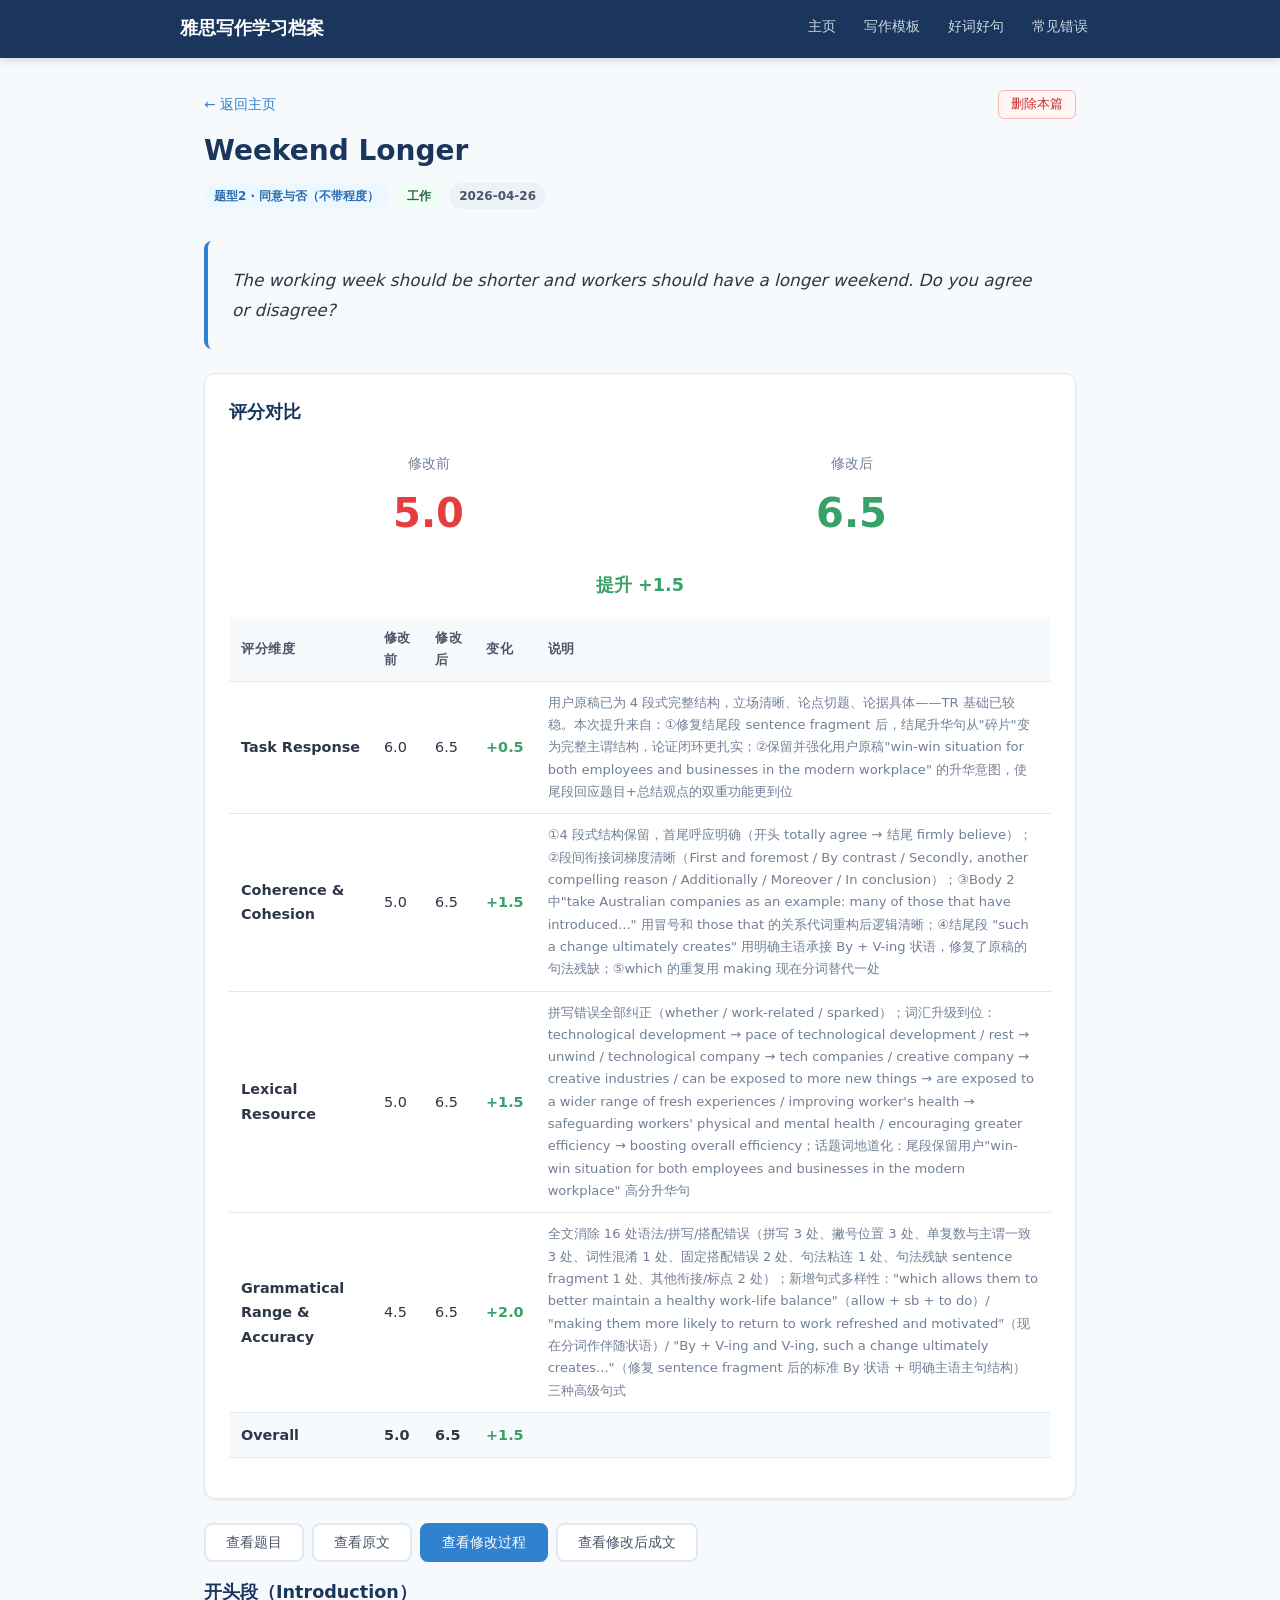
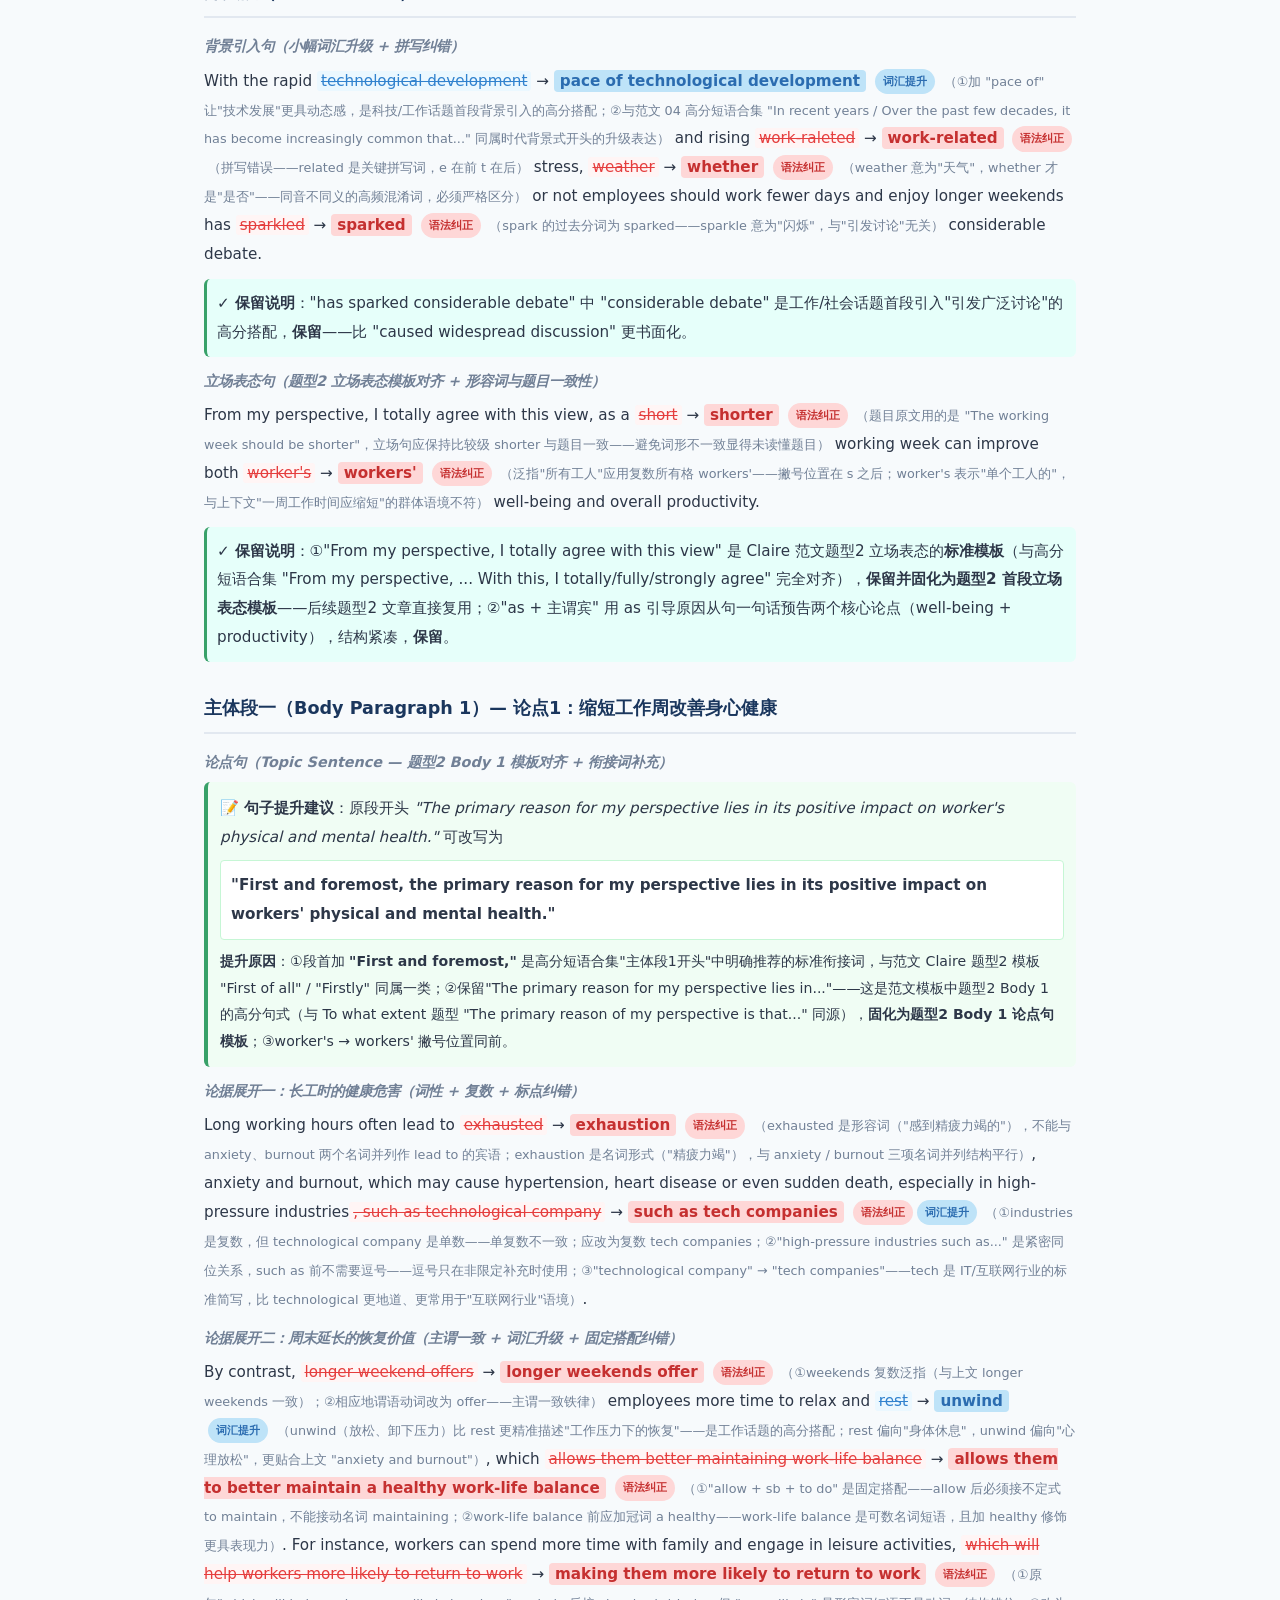
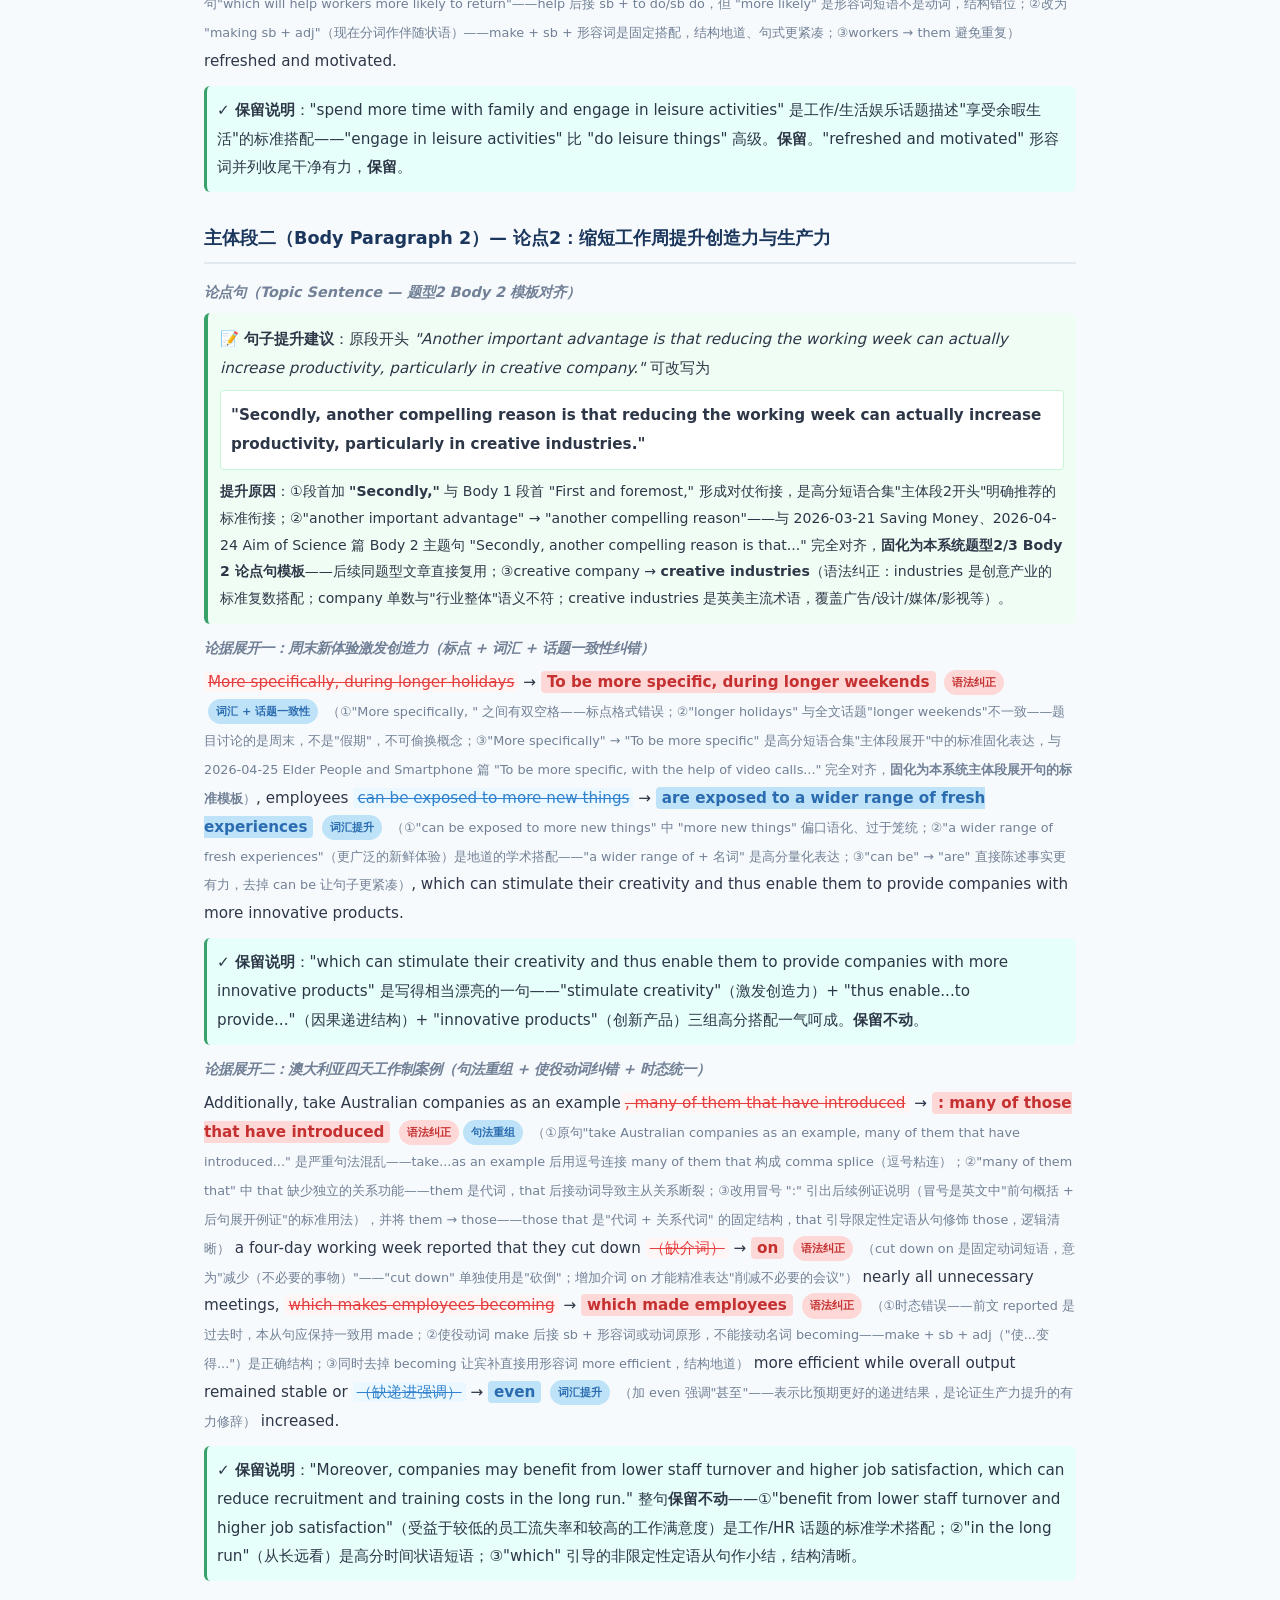
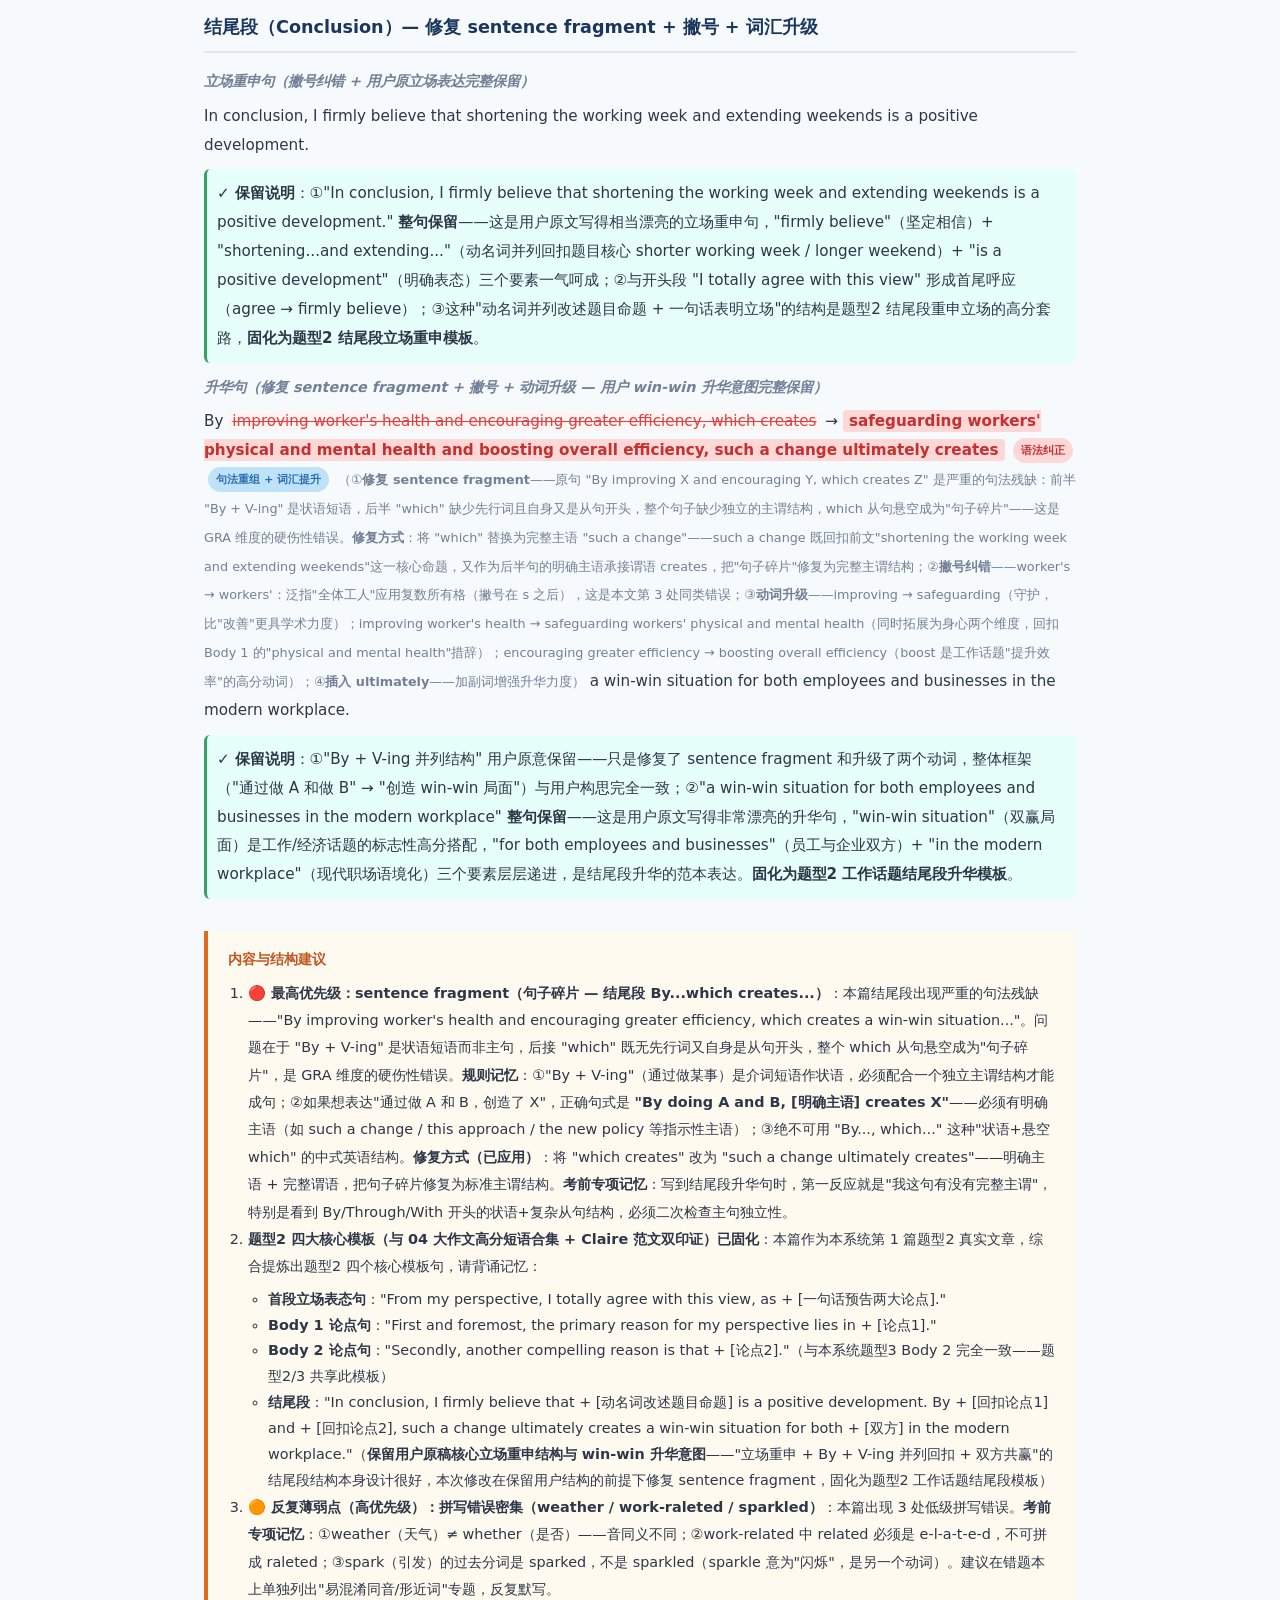
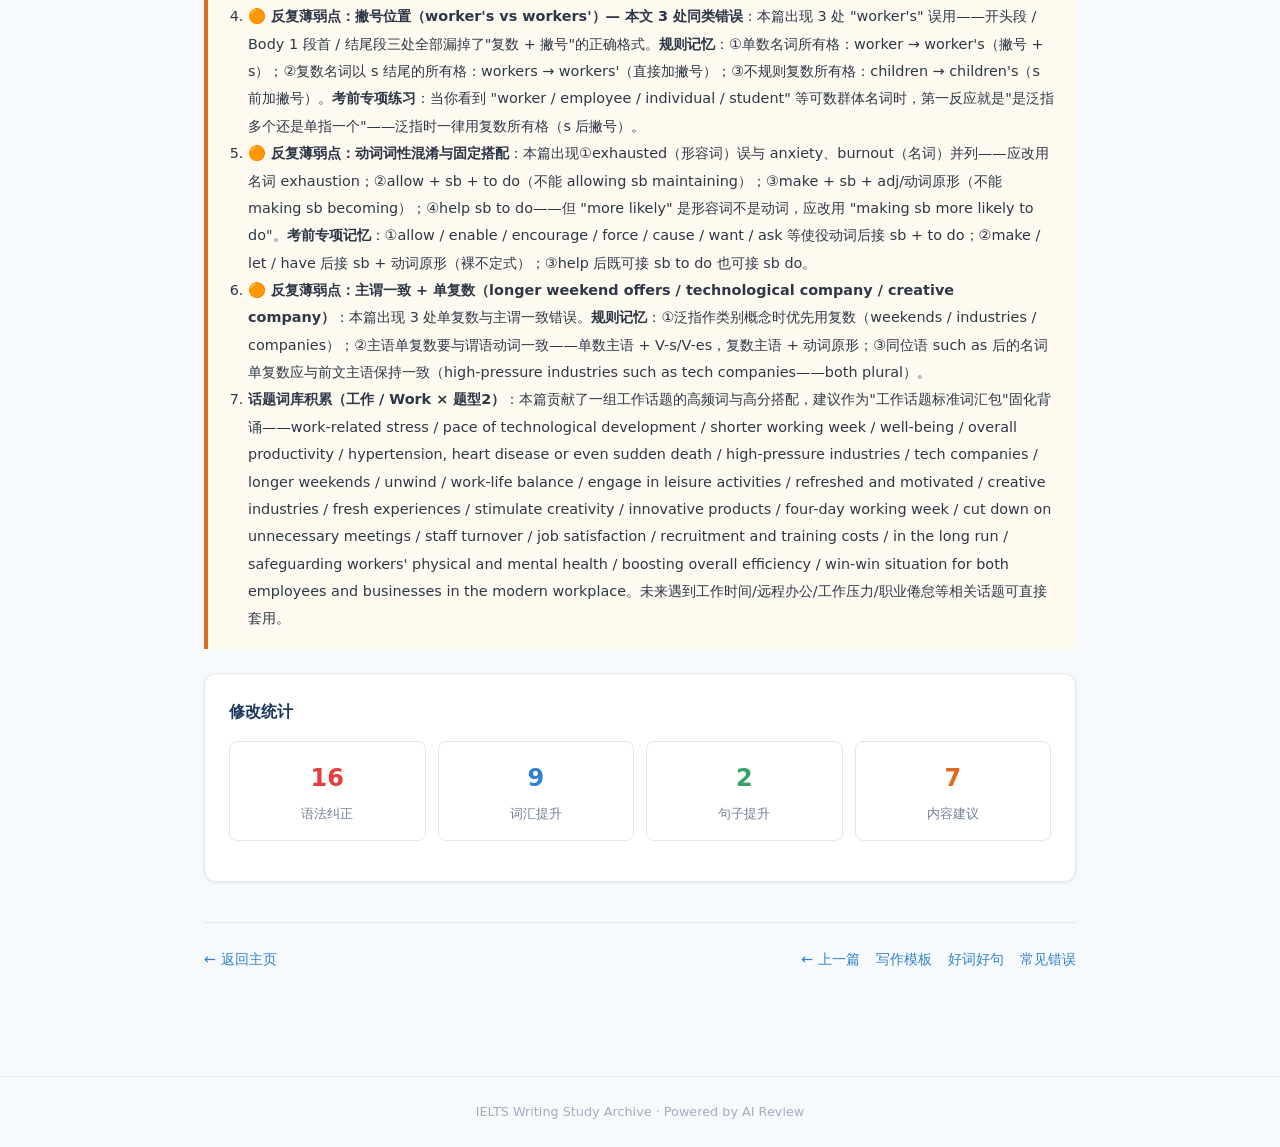
<file: essays/2026-04-26_weekend_longer.html>
<!DOCTYPE html>
<html lang="zh-CN">
<head>
  <meta charset="UTF-8">
  <meta name="viewport" content="width=device-width, initial-scale=1.0">
  <title>2026-04-26 Weekend Longer — 雅思写作学习档案</title>
  <link rel="stylesheet" href="../css/style.css">
</head>
<body data-essay-page="2026-04-26_weekend_longer">
<div class="page-wrapper">

<nav class="navbar">
  <div class="container">
    <a href="../index.html" class="navbar-brand">雅思写作学习档案</a>
    <div class="navbar-links">
      <a href="../index.html">主页</a>
      <a href="../templates.html">写作模板</a>
      <a href="../vocabulary.html">好词好句</a>
      <a href="../errors.html">常见错误</a>
    </div>
  </div>
</nav>

<main class="page-content">
  <div class="container">

    <!-- 顶部信息 -->
    <div class="page-header">
      <div style="display:flex; justify-content:space-between; align-items:center; flex-wrap:wrap; gap:8px; margin-bottom:8px;">
        <a href="../index.html" style="font-size:.85rem;">← 返回主页</a>
        <button class="delete-btn" onclick="deleteEssay('2026-04-26_weekend_longer')">删除本篇</button>
      </div>
      <h1>Weekend Longer</h1>
      <div style="display:flex; gap:8px; flex-wrap:wrap; margin:8px 0;">
        <span class="tag tag-blue">题型2 · 同意与否（不带程度）</span>
        <span class="tag tag-green">工作</span>
        <span class="tag tag-gray">2026-04-26</span>
      </div>
    </div>

    <!-- 题目 -->
    <div class="essay-question">
      The working week should be shorter and workers should have a longer weekend. Do you agree or disagree?
    </div>

    <!-- 评分对比 -->
    <div class="card" style="margin:24px 0;">
      <h2 style="font-size:1.1rem; color:#1a365d; margin-bottom:16px;">评分对比</h2>
      <div class="score-comparison">
        <div class="score-card">
          <div class="label">修改前</div>
          <div class="score-big before">5.0</div>
        </div>
        <div class="score-card">
          <div class="label">修改后</div>
          <div class="score-big after">6.5</div>
        </div>
      </div>
      <div class="score-arrow">提升 +1.5</div>
      <div class="score-table-wrapper">
      <table class="score-table">
        <thead><tr><th>评分维度</th><th>修改前</th><th>修改后</th><th>变化</th><th>说明</th></tr></thead>
        <tbody>
          <tr><td><strong>Task Response</strong></td><td>6.0</td><td>6.5</td><td class="change">+0.5</td><td style="font-size:.82rem; color:#718096;">用户原稿已为 4 段式完整结构，立场清晰、论点切题、论据具体——TR 基础已较稳。本次提升来自：①修复结尾段 sentence fragment 后，结尾升华句从"碎片"变为完整主谓结构，论证闭环更扎实；②保留并强化用户原稿"win-win situation for both employees and businesses in the modern workplace" 的升华意图，使尾段回应题目+总结观点的双重功能更到位</td></tr>
          <tr><td><strong>Coherence & Cohesion</strong></td><td>5.0</td><td>6.5</td><td class="change">+1.5</td><td style="font-size:.82rem; color:#718096;">①4 段式结构保留，首尾呼应明确（开头 totally agree → 结尾 firmly believe）；②段间衔接词梯度清晰（First and foremost / By contrast / Secondly, another compelling reason / Additionally / Moreover / In conclusion）；③Body 2 中"take Australian companies as an example: many of those that have introduced..." 用冒号和 those that 的关系代词重构后逻辑清晰；④结尾段 "such a change ultimately creates" 用明确主语承接 By + V-ing 状语，修复了原稿的句法残缺；⑤which 的重复用 making 现在分词替代一处</td></tr>
          <tr><td><strong>Lexical Resource</strong></td><td>5.0</td><td>6.5</td><td class="change">+1.5</td><td style="font-size:.82rem; color:#718096;">拼写错误全部纠正（whether / work-related / sparked）；词汇升级到位：technological development → pace of technological development / rest → unwind / technological company → tech companies / creative company → creative industries / can be exposed to more new things → are exposed to a wider range of fresh experiences / improving worker's health → safeguarding workers' physical and mental health / encouraging greater efficiency → boosting overall efficiency；话题词地道化：尾段保留用户"win-win situation for both employees and businesses in the modern workplace" 高分升华句</td></tr>
          <tr><td><strong>Grammatical Range & Accuracy</strong></td><td>4.5</td><td>6.5</td><td class="change">+2.0</td><td style="font-size:.82rem; color:#718096;">全文消除 16 处语法/拼写/搭配错误（拼写 3 处、撇号位置 3 处、单复数与主谓一致 3 处、词性混淆 1 处、固定搭配错误 2 处、句法粘连 1 处、句法残缺 sentence fragment 1 处、其他衔接/标点 2 处）；新增句式多样性："which allows them to better maintain a healthy work-life balance"（allow + sb + to do）/ "making them more likely to return to work refreshed and motivated"（现在分词作伴随状语）/ "By + V-ing and V-ing, such a change ultimately creates..."（修复 sentence fragment 后的标准 By 状语 + 明确主语主句结构）三种高级句式</td></tr>
          <tr style="background:#f7fafc; font-weight:700;"><td>Overall</td><td>5.0</td><td>6.5</td><td class="change">+1.5</td><td></td></tr>
        </tbody>
      </table>
      </div>
    </div>

    <!-- 视图切换 -->
    <div class="view-tabs">
      <button class="view-tab" data-view="view-question" onclick="switchView('view-question')">查看题目</button>
      <button class="view-tab" data-view="view-original" onclick="switchView('view-original')">查看原文</button>
      <button class="view-tab active" data-view="view-revision" onclick="switchView('view-revision')">查看修改过程</button>
      <button class="view-tab" data-view="view-revised" onclick="switchView('view-revised')">查看修改后成文</button>
    </div>

    <!-- 视图1：题目 -->
    <div id="view-question" class="view-panel">
      <div class="card">
        <div class="essay-question">The working week should be shorter and workers should have a longer weekend. Do you agree or disagree?</div>
      </div>
    </div>

    <!-- 视图2：原文 -->
    <div id="view-original" class="view-panel">
      <div class="card essay-text">
        <p>With the rapid technological development and rising work-raleted stress, weather or not employees should work fewer days and enjoy longer weekends has sparkled considerable debate. From my perspective, I totally agree with this view, as a short working week can improve both worker's well-being and overall productivity.</p>
        <span class="word-count">47 words</span>
        <p>The primary reason for my perspective lies in its positive impact on worker's physical and mental health. Long working hours often lead to exhausted, anxiety and burnout, which may cause hypertension, heart disease or even sudden death, especially in high-pressure industries, such as technological company. By contrast, longer weekend offers employees more time to relax and rest, which allows them better maintaining work-life balance. For instance, workers can spend more time with family and engage in leisure activities, which will help workers more likely to return to work refreshed and motivated.</p>
        <span class="word-count">91 words</span>
        <p>Another important advantage is that reducing the working week can actually increase productivity, particularly in creative company. More specifically,  during longer holidays, employees can be exposed to more new things, which can stimulate their creativity and thus enable them to provide companies with more innovative products. Additionally, take Australian companies as an example, many of them that have introduced a four-day working week reported that they cut down nearly all unnecessary meetings, which makes employees becoming more efficient while overall output remained stable or increased. Moreover, companies may benefit from lower staff turnover and higher job satisfaction, which can reduce recruitment and training costs in the long run.</p>
        <span class="word-count">108 words</span>
        <p>In conclusion, I firmly believe that shortening the working week and extending weekends is a positive development. By improving worker's health and encouraging greater efficiency, which creates a win-win situation for both employees and businesses in the modern workplace.</p>
        <span class="word-count">39 words</span>
        <div class="word-count-total">Total: 285 words（4 段式结构完整）</div>
      </div>
    </div>

    <!-- 视图3：修改过程（默认） -->
    <div id="view-revision" class="view-panel active">

      <!-- 开头段 -->
      <div class="revision-section">
        <h3>开头段（Introduction）</h3>

        <h4>背景引入句（小幅词汇升级 + 拼写纠错）</h4>
        <div class="revision-text">
          With the rapid <del class="vocab">technological development</del> → <span class="fix-vocab">pace of technological development</span> <span class="revision-tag vocab">词汇提升</span> <span class="revision-reason">（①加 "pace of" 让"技术发展"更具动态感，是科技/工作话题首段背景引入的高分搭配；②与范文 04 高分短语合集 "In recent years / Over the past few decades, it has become increasingly common that..." 同属时代背景式开头的升级表达）</span> and rising <del class="grammar">work-raleted</del> → <span class="fix-grammar">work-related</span> <span class="revision-tag grammar">语法纠正</span> <span class="revision-reason">（拼写错误——related 是关键拼写词，e 在前 t 在后）</span> stress, <del class="grammar">weather</del> → <span class="fix-grammar">whether</span> <span class="revision-tag grammar">语法纠正</span> <span class="revision-reason">（weather 意为"天气"，whether 才是"是否"——同音不同义的高频混淆词，必须严格区分）</span> or not employees should work fewer days and enjoy longer weekends has <del class="grammar">sparkled</del> → <span class="fix-grammar">sparked</span> <span class="revision-tag grammar">语法纠正</span> <span class="revision-reason">（spark 的过去分词为 sparked——sparkle 意为"闪烁"，与"引发讨论"无关）</span> considerable debate.

          <div style="margin-top:10px; padding:10px; background:#e6fffa; border-left:3px solid #38a169; border-radius:6px;">
            ✓ <strong>保留说明</strong>："has sparked considerable debate" 中 "considerable debate" 是工作/社会话题首段引入"引发广泛讨论"的高分搭配，<strong>保留</strong>——比 "caused widespread discussion" 更书面化。
          </div>
        </div>

        <h4>立场表态句（题型2 立场表态模板对齐 + 形容词与题目一致性）</h4>
        <div class="revision-text">
          From my perspective, I totally agree with this view, as a <del class="grammar">short</del> → <span class="fix-grammar">shorter</span> <span class="revision-tag grammar">语法纠正</span> <span class="revision-reason">（题目原文用的是 "The working week should be shorter"，立场句应保持比较级 shorter 与题目一致——避免词形不一致显得未读懂题目）</span> working week can improve both <del class="grammar">worker's</del> → <span class="fix-grammar">workers'</span> <span class="revision-tag grammar">语法纠正</span> <span class="revision-reason">（泛指"所有工人"应用复数所有格 workers'——撇号位置在 s 之后；worker's 表示"单个工人的"，与上下文"一周工作时间应缩短"的群体语境不符）</span> well-being and overall productivity.

          <div style="margin-top:10px; padding:10px; background:#e6fffa; border-left:3px solid #38a169; border-radius:6px;">
            ✓ <strong>保留说明</strong>：①"From my perspective, I totally agree with this view" 是 Claire 范文题型2 立场表态的<strong>标准模板</strong>（与高分短语合集 "From my perspective, ... With this, I totally/fully/strongly agree" 完全对齐），<strong>保留并固化为题型2 首段立场表态模板</strong>——后续题型2 文章直接复用；②"as + 主谓宾" 用 as 引导原因从句一句话预告两个核心论点（well-being + productivity），结构紧凑，<strong>保留</strong>。
          </div>
        </div>
      </div>

      <!-- 主体段一 -->
      <div class="revision-section">
        <h3>主体段一（Body Paragraph 1）— 论点1：缩短工作周改善身心健康</h3>

        <h4>论点句（Topic Sentence — 题型2 Body 1 模板对齐 + 衔接词补充）</h4>
        <div class="revision-text">
          <div style="padding:12px; background:#f0fdf4; border-left:4px solid #38a169; border-radius:6px;">
            <strong>📝 句子提升建议</strong>：原段开头 <em>"The primary reason for my perspective lies in its positive impact on worker's physical and mental health."</em> 可改写为
            <div style="margin-top:8px; padding:10px; background:#fff; border-radius:4px; border:1px solid #c6f6d5;">
              <strong>"First and foremost, the primary reason for my perspective lies in its positive impact on workers' physical and mental health."</strong>
            </div>
            <div style="margin-top:8px; font-size:.88rem; color:#2d3748;"><strong>提升原因</strong>：①段首加 <strong>"First and foremost,"</strong> 是高分短语合集"主体段1开头"中明确推荐的标准衔接词，与范文 Claire 题型2 模板 "First of all" / "Firstly" 同属一类；②保留"The primary reason for my perspective lies in..."——这是范文模板中题型2 Body 1 的高分句式（与 To what extent 题型 "The primary reason of my perspective is that..." 同源），<strong>固化为题型2 Body 1 论点句模板</strong>；③worker's → workers' 撇号位置同前。</div>
          </div>
        </div>

        <h4>论据展开一：长工时的健康危害（词性 + 复数 + 标点纠错）</h4>
        <div class="revision-text">
          Long working hours often lead to <del class="grammar">exhausted</del> → <span class="fix-grammar">exhaustion</span> <span class="revision-tag grammar">语法纠正</span> <span class="revision-reason">（exhausted 是形容词（"感到精疲力竭的"），不能与 anxiety、burnout 两个名词并列作 lead to 的宾语；exhaustion 是名词形式（"精疲力竭"），与 anxiety / burnout 三项名词并列结构平行）</span>, anxiety and burnout, which may cause hypertension, heart disease or even sudden death, especially in high-pressure industries<del class="grammar">, such as technological company</del> → <span class="fix-grammar">such as tech companies</span> <span class="revision-tag grammar">语法纠正</span><span class="revision-tag vocab">词汇提升</span> <span class="revision-reason">（①industries 是复数，但 technological company 是单数——单复数不一致；应改为复数 tech companies；②"high-pressure industries such as..." 是紧密同位关系，such as 前不需要逗号——逗号只在非限定补充时使用；③"technological company" → "tech companies"——tech 是 IT/互联网行业的标准简写，比 technological 更地道、更常用于"互联网行业"语境）</span>.
        </div>

        <h4>论据展开二：周末延长的恢复价值（主谓一致 + 词汇升级 + 固定搭配纠错）</h4>
        <div class="revision-text">
          By contrast, <del class="grammar">longer weekend offers</del> → <span class="fix-grammar">longer weekends offer</span> <span class="revision-tag grammar">语法纠正</span> <span class="revision-reason">（①weekends 复数泛指（与上文 longer weekends 一致）；②相应地谓语动词改为 offer——主谓一致铁律）</span> employees more time to relax and <del class="vocab">rest</del> → <span class="fix-vocab">unwind</span> <span class="revision-tag vocab">词汇提升</span> <span class="revision-reason">（unwind（放松、卸下压力）比 rest 更精准描述"工作压力下的恢复"——是工作话题的高分搭配；rest 偏向"身体休息"，unwind 偏向"心理放松"，更贴合上文 "anxiety and burnout"）</span>, which <del class="grammar">allows them better maintaining work-life balance</del> → <span class="fix-grammar">allows them to better maintain a healthy work-life balance</span> <span class="revision-tag grammar">语法纠正</span> <span class="revision-reason">（①"allow + sb + to do" 是固定搭配——allow 后必须接不定式 to maintain，不能接动名词 maintaining；②work-life balance 前应加冠词 a healthy——work-life balance 是可数名词短语，且加 healthy 修饰更具表现力）</span>. For instance, workers can spend more time with family and engage in leisure activities, <del class="grammar">which will help workers more likely to return to work</del> → <span class="fix-grammar">making them more likely to return to work</span> <span class="revision-tag grammar">语法纠正</span> <span class="revision-reason">（①原句"which will help workers more likely to return"——help 后接 sb + to do/sb do，但 "more likely" 是形容词短语不是动词，结构错位；②改为 "making sb + adj"（现在分词作伴随状语）——make + sb + 形容词是固定搭配，结构地道、句式更紧凑；③workers → them 避免重复）</span> refreshed and motivated.

          <div style="margin-top:10px; padding:10px; background:#e6fffa; border-left:3px solid #38a169; border-radius:6px;">
            ✓ <strong>保留说明</strong>："spend more time with family and engage in leisure activities" 是工作/生活娱乐话题描述"享受余暇生活"的标准搭配——"engage in leisure activities" 比 "do leisure things" 高级。<strong>保留</strong>。"refreshed and motivated" 形容词并列收尾干净有力，<strong>保留</strong>。
          </div>
        </div>
      </div>

      <!-- 主体段二 -->
      <div class="revision-section">
        <h3>主体段二（Body Paragraph 2）— 论点2：缩短工作周提升创造力与生产力</h3>

        <h4>论点句（Topic Sentence — 题型2 Body 2 模板对齐）</h4>
        <div class="revision-text">
          <div style="padding:12px; background:#f0fdf4; border-left:4px solid #38a169; border-radius:6px;">
            <strong>📝 句子提升建议</strong>：原段开头 <em>"Another important advantage is that reducing the working week can actually increase productivity, particularly in creative company."</em> 可改写为
            <div style="margin-top:8px; padding:10px; background:#fff; border-radius:4px; border:1px solid #c6f6d5;">
              <strong>"Secondly, another compelling reason is that reducing the working week can actually increase productivity, particularly in creative industries."</strong>
            </div>
            <div style="margin-top:8px; font-size:.88rem; color:#2d3748;"><strong>提升原因</strong>：①段首加 <strong>"Secondly,"</strong> 与 Body 1 段首 "First and foremost," 形成对仗衔接，是高分短语合集"主体段2开头"明确推荐的标准衔接；②"another important advantage" → "another compelling reason"——与 2026-03-21 Saving Money、2026-04-24 Aim of Science 篇 Body 2 主题句 "Secondly, another compelling reason is that..." 完全对齐，<strong>固化为本系统题型2/3 Body 2 论点句模板</strong>——后续同题型文章直接复用；③creative company → <strong>creative industries</strong>（语法纠正：industries 是创意产业的标准复数搭配；company 单数与"行业整体"语义不符；creative industries 是英美主流术语，覆盖广告/设计/媒体/影视等）。</div>
          </div>
        </div>

        <h4>论据展开一：周末新体验激发创造力（标点 + 词汇 + 话题一致性纠错）</h4>
        <div class="revision-text">
          <del class="grammar">More specifically,  during longer holidays</del> → <span class="fix-grammar">To be more specific, during longer weekends</span> <span class="revision-tag grammar">语法纠正</span><span class="revision-tag vocab">词汇 + 话题一致性</span> <span class="revision-reason">（①"More specifically,  " 之间有双空格——标点格式错误；②"longer holidays" 与全文话题"longer weekends"不一致——题目讨论的是周末，不是"假期"，不可偷换概念；③"More specifically" → "To be more specific" 是高分短语合集"主体段展开"中的标准固化表达，与 2026-04-25 Elder People and Smartphone 篇 "To be more specific, with the help of video calls..." 完全对齐，<strong>固化为本系统主体段展开句的标准模板</strong>）</span>, employees <del class="vocab">can be exposed to more new things</del> → <span class="fix-vocab">are exposed to a wider range of fresh experiences</span> <span class="revision-tag vocab">词汇提升</span> <span class="revision-reason">（①"can be exposed to more new things" 中 "more new things" 偏口语化、过于笼统；②"a wider range of fresh experiences"（更广泛的新鲜体验）是地道的学术搭配——"a wider range of + 名词" 是高分量化表达；③"can be" → "are" 直接陈述事实更有力，去掉 can be 让句子更紧凑）</span>, which can stimulate their creativity and thus enable them to provide companies with more innovative products.

          <div style="margin-top:10px; padding:10px; background:#e6fffa; border-left:3px solid #38a169; border-radius:6px;">
            ✓ <strong>保留说明</strong>："which can stimulate their creativity and thus enable them to provide companies with more innovative products" 是写得相当漂亮的一句——"stimulate creativity"（激发创造力）+ "thus enable...to provide..."（因果递进结构）+ "innovative products"（创新产品）三组高分搭配一气呵成。<strong>保留不动</strong>。
          </div>
        </div>

        <h4>论据展开二：澳大利亚四天工作制案例（句法重组 + 使役动词纠错 + 时态统一）</h4>
        <div class="revision-text">
          Additionally, take Australian companies as an example<del class="grammar">, many of them that have introduced</del> → <span class="fix-grammar">: many of those that have introduced</span> <span class="revision-tag grammar">语法纠正</span><span class="revision-tag vocab">句法重组</span> <span class="revision-reason">（①原句"take Australian companies as an example, many of them that have introduced..." 是严重句法混乱——take...as an example 后用逗号连接 many of them that 构成 comma splice（逗号粘连）；②"many of them that" 中 that 缺少独立的关系功能——them 是代词，that 后接动词导致主从关系断裂；③改用冒号 ":" 引出后续例证说明（冒号是英文中"前句概括 + 后句展开例证"的标准用法），并将 them → those——those that 是"代词 + 关系代词" 的固定结构，that 引导限定性定语从句修饰 those，逻辑清晰）</span> a four-day working week reported that they cut down <del class="grammar">（缺介词）</del> → <span class="fix-grammar">on</span> <span class="revision-tag grammar">语法纠正</span> <span class="revision-reason">（cut down on 是固定动词短语，意为"减少（不必要的事物）"——"cut down" 单独使用是"砍倒"；增加介词 on 才能精准表达"削减不必要的会议"）</span> nearly all unnecessary meetings, <del class="grammar">which makes employees becoming</del> → <span class="fix-grammar">which made employees</span> <span class="revision-tag grammar">语法纠正</span> <span class="revision-reason">（①时态错误——前文 reported 是过去时，本从句应保持一致用 made；②使役动词 make 后接 sb + 形容词或动词原形，不能接动名词 becoming——make + sb + adj（"使...变得..."）是正确结构；③同时去掉 becoming 让宾补直接用形容词 more efficient，结构地道）</span> more efficient while overall output remained stable or <del class="vocab">（缺递进强调）</del> → <span class="fix-vocab">even</span> <span class="revision-tag vocab">词汇提升</span> <span class="revision-reason">（加 even 强调"甚至"——表示比预期更好的递进结果，是论证生产力提升的有力修辞）</span> increased.

          <div style="margin-top:10px; padding:10px; background:#e6fffa; border-left:3px solid #38a169; border-radius:6px;">
            ✓ <strong>保留说明</strong>："Moreover, companies may benefit from lower staff turnover and higher job satisfaction, which can reduce recruitment and training costs in the long run." 整句<strong>保留不动</strong>——①"benefit from lower staff turnover and higher job satisfaction"（受益于较低的员工流失率和较高的工作满意度）是工作/HR 话题的标准学术搭配；②"in the long run"（从长远看）是高分时间状语短语；③"which" 引导的非限定性定语从句作小结，结构清晰。
          </div>
        </div>
      </div>

      <!-- 结尾段 -->
      <div class="revision-section">
        <h3>结尾段（Conclusion）— 修复 sentence fragment + 撇号 + 词汇升级</h3>

        <h4>立场重申句（撇号纠错 + 用户原立场表达完整保留）</h4>
        <div class="revision-text">
          In conclusion, I firmly believe that shortening the working week and extending weekends is a positive development.

          <div style="margin-top:10px; padding:10px; background:#e6fffa; border-left:3px solid #38a169; border-radius:6px;">
            ✓ <strong>保留说明</strong>：①"In conclusion, I firmly believe that shortening the working week and extending weekends is a positive development." <strong>整句保留</strong>——这是用户原文写得相当漂亮的立场重申句，"firmly believe"（坚定相信）+ "shortening...and extending..."（动名词并列回扣题目核心 shorter working week / longer weekend）+ "is a positive development"（明确表态）三个要素一气呵成；②与开头段 "I totally agree with this view" 形成首尾呼应（agree → firmly believe）；③这种"动名词并列改述题目命题 + 一句话表明立场"的结构是题型2 结尾段重申立场的高分套路，<strong>固化为题型2 结尾段立场重申模板</strong>。
          </div>
        </div>

        <h4>升华句（修复 sentence fragment + 撇号 + 动词升级 — 用户 win-win 升华意图完整保留）</h4>
        <div class="revision-text">
          By <del class="grammar">improving worker's health and encouraging greater efficiency, which creates</del> → <span class="fix-grammar">safeguarding workers' physical and mental health and boosting overall efficiency, such a change ultimately creates</span> <span class="revision-tag grammar">语法纠正</span><span class="revision-tag vocab">句法重组 + 词汇提升</span> <span class="revision-reason">（①<strong>修复 sentence fragment</strong>——原句 "By improving X and encouraging Y, which creates Z" 是严重的句法残缺：前半 "By + V-ing" 是状语短语，后半 "which" 缺少先行词且自身又是从句开头，整个句子缺少独立的主谓结构，which 从句悬空成为"句子碎片"——这是 GRA 维度的硬伤性错误。<strong>修复方式</strong>：将 "which" 替换为完整主语 "such a change"——such a change 既回扣前文"shortening the working week and extending weekends"这一核心命题，又作为后半句的明确主语承接谓语 creates，把"句子碎片"修复为完整主谓结构；②<strong>撇号纠错</strong>——worker's → workers'：泛指"全体工人"应用复数所有格（撇号在 s 之后），这是本文第 3 处同类错误；③<strong>动词升级</strong>——improving → safeguarding（守护，比"改善"更具学术力度）；improving worker's health → safeguarding workers' physical and mental health（同时拓展为身心两个维度，回扣 Body 1 的"physical and mental health"措辞）；encouraging greater efficiency → boosting overall efficiency（boost 是工作话题"提升效率"的高分动词）；④<strong>插入 ultimately</strong>——加副词增强升华力度）</span> a win-win situation for both employees and businesses in the modern workplace.

          <div style="margin-top:10px; padding:10px; background:#e6fffa; border-left:3px solid #38a169; border-radius:6px;">
            ✓ <strong>保留说明</strong>：①"By + V-ing 并列结构" 用户原意保留——只是修复了 sentence fragment 和升级了两个动词，整体框架（"通过做 A 和做 B" → "创造 win-win 局面"）与用户构思完全一致；②"a win-win situation for both employees and businesses in the modern workplace" <strong>整句保留</strong>——这是用户原文写得非常漂亮的升华句，"win-win situation"（双赢局面）是工作/经济话题的标志性高分搭配，"for both employees and businesses"（员工与企业双方）+ "in the modern workplace"（现代职场语境化）三个要素层层递进，是结尾段升华的范本表达。<strong>固化为题型2 工作话题结尾段升华模板</strong>。
          </div>
        </div>
      </div>

      <!-- 内容与结构建议 -->
      <div class="suggestion-box">
        <div class="suggestion-title">内容与结构建议</div>
        <ol style="margin-top:8px; padding-left:20px; line-height:1.9;">
          <li><strong>🔴 最高优先级：sentence fragment（句子碎片 — 结尾段 By...which creates...）</strong>：本篇结尾段出现严重的句法残缺——"By improving worker's health and encouraging greater efficiency, which creates a win-win situation..."。问题在于 "By + V-ing" 是状语短语而非主句，后接 "which" 既无先行词又自身是从句开头，整个 which 从句悬空成为"句子碎片"，是 GRA 维度的硬伤性错误。<strong>规则记忆</strong>：①"By + V-ing"（通过做某事）是介词短语作状语，必须配合一个独立主谓结构才能成句；②如果想表达"通过做 A 和 B，创造了 X"，正确句式是 <strong>"By doing A and B, [明确主语] creates X"</strong>——必须有明确主语（如 such a change / this approach / the new policy 等指示性主语）；③绝不可用 "By..., which..." 这种"状语+悬空 which" 的中式英语结构。<strong>修复方式（已应用）</strong>：将 "which creates" 改为 "such a change ultimately creates"——明确主语 + 完整谓语，把句子碎片修复为标准主谓结构。<strong>考前专项记忆</strong>：写到结尾段升华句时，第一反应就是"我这句有没有完整主谓"，特别是看到 By/Through/With 开头的状语+复杂从句结构，必须二次检查主句独立性。</li>
          <li><strong>题型2 四大核心模板（与 04 大作文高分短语合集 + Claire 范文双印证）已固化</strong>：本篇作为本系统第 1 篇题型2 真实文章，综合提炼出题型2 四个核心模板句，请背诵记忆：
            <ul style="margin:6px 0 0 20px; line-height:1.8;">
              <li><strong>首段立场表态句</strong>："From my perspective, I totally agree with this view, as + [一句话预告两大论点]." </li>
              <li><strong>Body 1 论点句</strong>："First and foremost, the primary reason for my perspective lies in + [论点1]." </li>
              <li><strong>Body 2 论点句</strong>："Secondly, another compelling reason is that + [论点2]."（与本系统题型3 Body 2 完全一致——题型2/3 共享此模板）</li>
              <li><strong>结尾段</strong>："In conclusion, I firmly believe that + [动名词改述题目命题] is a positive development. By + [回扣论点1] and + [回扣论点2], such a change ultimately creates a win-win situation for both + [双方] in the modern workplace."（<strong>保留用户原稿核心立场重申结构与 win-win 升华意图</strong>——"立场重申 + By + V-ing 并列回扣 + 双方共赢"的结尾段结构本身设计很好，本次修改在保留用户结构的前提下修复 sentence fragment，固化为题型2 工作话题结尾段模板）</li>
            </ul>
          </li>
          <li><strong>🟠 反复薄弱点（高优先级）：拼写错误密集（weather / work-raleted / sparkled）</strong>：本篇出现 3 处低级拼写错误。<strong>考前专项记忆</strong>：①weather（天气）≠ whether（是否）——音同义不同；②work-related 中 related 必须是 e-l-a-t-e-d，不可拼成 raleted；③spark（引发）的过去分词是 sparked，不是 sparkled（sparkle 意为"闪烁"，是另一个动词）。建议在错题本上单独列出"易混淆同音/形近词"专题，反复默写。</li>
          <li><strong>🟠 反复薄弱点：撇号位置（worker's vs workers'）— 本文 3 处同类错误</strong>：本篇出现 3 处 "worker's" 误用——开头段 / Body 1 段首 / 结尾段三处全部漏掉了"复数 + 撇号"的正确格式。<strong>规则记忆</strong>：①单数名词所有格：worker → worker's（撇号 + s）；②复数名词以 s 结尾的所有格：workers → workers'（直接加撇号）；③不规则复数所有格：children → children's（s 前加撇号）。<strong>考前专项练习</strong>：当你看到 "worker / employee / individual / student" 等可数群体名词时，第一反应就是"是泛指多个还是单指一个"——泛指时一律用复数所有格（s 后撇号）。</li>
          <li><strong>🟠 反复薄弱点：动词词性混淆与固定搭配</strong>：本篇出现①exhausted（形容词）误与 anxiety、burnout（名词）并列——应改用名词 exhaustion；②allow + sb + to do（不能 allowing sb maintaining）；③make + sb + adj/动词原形（不能 making sb becoming）；④help sb to do——但 "more likely" 是形容词不是动词，应改用 "making sb more likely to do"。<strong>考前专项记忆</strong>：①allow / enable / encourage / force / cause / want / ask 等使役动词后接 sb + to do；②make / let / have 后接 sb + 动词原形（裸不定式）；③help 后既可接 sb to do 也可接 sb do。</li>
          <li><strong>🟠 反复薄弱点：主谓一致 + 单复数（longer weekend offers / technological company / creative company）</strong>：本篇出现 3 处单复数与主谓一致错误。<strong>规则记忆</strong>：①泛指作类别概念时优先用复数（weekends / industries / companies）；②主语单复数要与谓语动词一致——单数主语 + V-s/V-es，复数主语 + 动词原形；③同位语 such as 后的名词单复数应与前文主语保持一致（high-pressure industries such as tech companies——both plural）。</li>
          <li><strong>话题词库积累（工作 / Work × 题型2）</strong>：本篇贡献了一组工作话题的高频词与高分搭配，建议作为"工作话题标准词汇包"固化背诵——work-related stress / pace of technological development / shorter working week / well-being / overall productivity / hypertension, heart disease or even sudden death / high-pressure industries / tech companies / longer weekends / unwind / work-life balance / engage in leisure activities / refreshed and motivated / creative industries / fresh experiences / stimulate creativity / innovative products / four-day working week / cut down on unnecessary meetings / staff turnover / job satisfaction / recruitment and training costs / in the long run / safeguarding workers' physical and mental health / boosting overall efficiency / win-win situation for both employees and businesses in the modern workplace。未来遇到工作时间/远程办公/工作压力/职业倦怠等相关话题可直接套用。</li>
        </ol>
      </div>

      <!-- 修改统计 -->
      <div class="card" style="margin-top:24px;">
        <h3 style="font-size:1rem; color:#1a365d; margin-bottom:12px;">修改统计</h3>
        <div class="stats-grid">
          <div class="stat-item"><div class="stat-number" style="color:#e53e3e;">16</div><div class="stat-label">语法纠正</div></div>
          <div class="stat-item"><div class="stat-number" style="color:#3182ce;">9</div><div class="stat-label">词汇提升</div></div>
          <div class="stat-item"><div class="stat-number" style="color:#38a169;">2</div><div class="stat-label">句子提升</div></div>
          <div class="stat-item"><div class="stat-number" style="color:#dd6b20;">7</div><div class="stat-label">内容建议</div></div>
        </div>
      </div>

    </div>

    <!-- 视图4：修改后成文 -->
    <div id="view-revised" class="view-panel">
      <div class="card essay-text">
        <p>With the rapid pace of technological development and rising work-related stress, whether or not employees should work fewer days and enjoy longer weekends has sparked considerable debate. From my perspective, I totally agree with this view, as a shorter working week can improve both workers' well-being and overall productivity.</p>
        <span class="word-count">49 words</span>
        <p>First and foremost, the primary reason for my perspective lies in its positive impact on workers' physical and mental health. Long working hours often lead to exhaustion, anxiety and burnout, which may cause hypertension, heart disease or even sudden death, especially in high-pressure industries such as tech companies. By contrast, longer weekends offer employees more time to relax and unwind, which allows them to better maintain a healthy work-life balance. For instance, workers can spend more time with family and engage in leisure activities, making them more likely to return to work refreshed and motivated.</p>
        <span class="word-count">95 words</span>
        <p>Secondly, another compelling reason is that reducing the working week can actually increase productivity, particularly in creative industries. To be more specific, during longer weekends, employees are exposed to a wider range of fresh experiences, which can stimulate their creativity and thus enable them to provide companies with more innovative products. Additionally, take Australian companies as an example: many of those that have introduced a four-day working week reported that they cut down on nearly all unnecessary meetings, which made employees more efficient while overall output remained stable or even increased. Moreover, companies may benefit from lower staff turnover and higher job satisfaction, which can reduce recruitment and training costs in the long run.</p>
        <span class="word-count">114 words</span>
        <p>In conclusion, I firmly believe that shortening the working week and extending weekends is a positive development. By safeguarding workers' physical and mental health and boosting overall efficiency, such a change ultimately creates a win-win situation for both employees and businesses in the modern workplace.</p>
        <span class="word-count">45 words</span>
        <div class="word-count-total">Total: 303 words（4 段式结构完整，落在 280-320 参考区间内）</div>
      </div>
    </div>

    <!-- 底部导航 -->
    <div class="bottom-nav">
      <a href="../index.html">← 返回主页</a>
      <div style="display:flex; gap:16px;">
        <a href="2026-04-25_elder_people_and_smartphone.html">← 上一篇</a>
        <a href="../templates.html#type2-work">写作模板</a>
        <a href="../vocabulary.html">好词好句</a>
        <a href="../errors.html">常见错误</a>
      </div>
    </div>

  </div>
</main>

<footer class="page-footer">
  <div class="container">IELTS Writing Study Archive · Powered by AI Review</div>
</footer>

</div>
<script src="../js/main.js"></script>
</body>
</html>
</file>
<file: css/style.css>
/* ========== CSS Reset & Base ========== */
*, *::before, *::after { box-sizing: border-box; margin: 0; padding: 0; }
html { font-size: 16px; scroll-behavior: smooth; }
body {
  font-family: -apple-system, BlinkMacSystemFont, 'Segoe UI', system-ui, sans-serif;
  line-height: 1.7; color: #2d3748; background: #f7fafc;
}
a { color: #3182ce; text-decoration: none; transition: color .2s; }
a:hover { color: #2b6cb0; text-decoration: underline; }
img { max-width: 100%; }

/* ========== Layout ========== */
.container { max-width: 920px; margin: 0 auto; padding: 0 24px; }
.page-wrapper { min-height: 100vh; display: flex; flex-direction: column; }
.page-content { flex: 1; padding: 32px 0 64px; }

/* ========== Navigation ========== */
.navbar {
  background: #1a365d; color: #fff; padding: 0 24px;
  position: sticky; top: 0; z-index: 100; box-shadow: 0 2px 8px rgba(0,0,0,.15);
}
.navbar .container { display: flex; align-items: center; justify-content: space-between; padding: 0; }
.navbar-brand { font-size: 1.1rem; font-weight: 700; color: #fff; padding: 14px 0; white-space: nowrap; }
.navbar-brand:hover { color: #bee3f8; text-decoration: none; }
.navbar-links { display: flex; gap: 4px; flex-wrap: wrap; }
.navbar-links a {
  color: #cbd5e0; font-size: .88rem; padding: 14px 12px;
  border-bottom: 3px solid transparent; transition: all .2s;
}
.navbar-links a:hover, .navbar-links a.active {
  color: #fff; border-bottom-color: #63b3ed; text-decoration: none;
}

/* ========== Hero / Header ========== */
.page-header { margin-bottom: 32px; }
.page-header h1 { font-size: 1.75rem; color: #1a365d; margin-bottom: 8px; }
.page-header p { color: #718096; font-size: .95rem; }

/* ========== Cards ========== */
.card {
  background: #fff; border-radius: 12px; padding: 24px;
  box-shadow: 0 1px 3px rgba(0,0,0,.08); border: 1px solid #e2e8f0;
  transition: box-shadow .2s, transform .15s;
}
.card:hover { box-shadow: 0 4px 12px rgba(0,0,0,.1); }
.card-link { display: block; color: inherit; }
.card-link:hover { text-decoration: none; }

.card-grid { display: grid; gap: 16px; }
.card-grid-3 { grid-template-columns: repeat(auto-fit, minmax(240px, 1fr)); }

/* ========== Tags / Badges ========== */
.tag {
  display: inline-block; font-size: .75rem; font-weight: 600; padding: 3px 10px;
  border-radius: 999px; white-space: nowrap;
}
.tag-blue { background: #ebf8ff; color: #2b6cb0; }
.tag-green { background: #f0fff4; color: #276749; }
.tag-purple { background: #faf5ff; color: #6b46c1; }
.tag-gray { background: #edf2f7; color: #4a5568; }
.tag-orange { background: #feebc8; color: #c05621; }

/* ========== Score Display ========== */
.score-comparison { display: grid; grid-template-columns: 1fr 1fr; gap: 24px; margin: 24px 0; }
.score-card { text-align: center; }
.score-card .label { font-size: .85rem; color: #718096; margin-bottom: 4px; }
.score-big { font-size: 2.5rem; font-weight: 800; }
.score-big.before { color: #e53e3e; }
.score-big.after { color: #38a169; }
.score-arrow { display: flex; align-items: center; justify-content: center; font-size: 1.1rem; font-weight: 700; color: #38a169; gap: 6px; margin: 8px 0; }

.score-table { width: 100%; border-collapse: collapse; margin: 16px 0; font-size: .9rem; }
.score-table-wrapper { overflow-x: auto; -webkit-overflow-scrolling: touch; margin: 16px 0; }
.score-table-wrapper .score-table { margin: 0; min-width: 580px; }
.score-table th, .score-table td { padding: 10px 12px; text-align: left; border-bottom: 1px solid #e2e8f0; }
.score-table th { background: #f7fafc; color: #4a5568; font-weight: 600; font-size: .8rem; text-transform: uppercase; letter-spacing: .5px; }
.score-table .change { color: #38a169; font-weight: 600; }
.score-bar { height: 8px; border-radius: 4px; background: #e2e8f0; overflow: hidden; min-width: 80px; display: inline-block; vertical-align: middle; margin-left: 8px; }
.score-bar-fill { height: 100%; border-radius: 4px; transition: width .6s ease; }
.score-bar-fill.before { background: #fc8181; }
.score-bar-fill.after { background: #68d391; }

/* ========== View Switcher ========== */
.view-tabs { display: flex; gap: 8px; margin: 24px 0 16px; flex-wrap: wrap; }
.view-tab {
  padding: 8px 20px; border: 2px solid #e2e8f0; border-radius: 8px;
  background: #fff; color: #4a5568; font-size: .88rem; font-weight: 500;
  cursor: pointer; transition: all .2s;
}
.view-tab:hover { border-color: #3182ce; color: #3182ce; }
.view-tab.active { background: #3182ce; color: #fff; border-color: #3182ce; }
.view-panel { display: none; }
.view-panel.active { display: block; }

/* ========== Revision Markup ========== */
.revision-section { margin-bottom: 32px; }
.revision-section h3 { font-size: 1.1rem; color: #1a365d; margin-bottom: 16px; padding-bottom: 8px; border-bottom: 2px solid #e2e8f0; }
.revision-section h4 { font-size: .9rem; color: #718096; margin: 12px 0 8px; font-style: italic; }

.revision-text { font-size: .95rem; line-height: 1.9; margin-bottom: 12px; }

del.grammar { color: #e53e3e; text-decoration: line-through; background: #fff5f5; padding: 1px 4px; border-radius: 3px; }
del.vocab { color: #3182ce; text-decoration: line-through; background: #ebf8ff; padding: 1px 4px; border-radius: 3px; }

.fix-grammar { background: #fed7d7; color: #c53030; padding: 2px 6px; border-radius: 4px; font-weight: 600; }
.fix-vocab { background: #bee3f8; color: #2b6cb0; padding: 2px 6px; border-radius: 4px; font-weight: 600; }
.fix-sentence { background: #c6f6d5; color: #276749; padding: 2px 6px; border-radius: 4px; font-weight: 600; }

.revision-reason {
  font-size: .8rem; color: #718096; margin-left: 4px;
}
.revision-tag {
  display: inline-block; font-size: .7rem; font-weight: 700; padding: 2px 8px;
  border-radius: 999px; margin-left: 4px; vertical-align: middle;
}
.revision-tag.grammar { background: #fed7d7; color: #c53030; }
.revision-tag.vocab { background: #bee3f8; color: #2b6cb0; }
.revision-tag.sentence { background: #c6f6d5; color: #276749; }
.revision-tag.content { background: #feebc8; color: #c05621; }

.suggestion-box {
  background: #fffaf0; border-left: 4px solid #dd6b20; padding: 16px 20px;
  border-radius: 0 8px 8px 0; margin: 16px 0; font-size: .9rem;
}
.suggestion-box .suggestion-title { font-weight: 700; color: #c05621; margin-bottom: 4px; }

/* ========== Word Count ========== */
.word-count {
  display: block; text-align: right; font-size: .75rem; color: #a0aec0;
  margin: -12px 0 16px; font-style: italic;
}
.word-count-total {
  text-align: right; font-size: .85rem; font-weight: 600; color: #4a5568;
  padding-top: 12px; border-top: 1px dashed #e2e8f0; margin-top: 8px;
}

/* ========== Essay Text ========== */
.essay-text { font-size: .95rem; line-height: 2; }
.essay-text p { margin-bottom: 16px; text-indent: 0; }
.essay-question { font-size: 1.05rem; font-style: italic; color: #2d3748; line-height: 1.8; padding: 24px; background: #f7fafc; border-radius: 8px; border-left: 4px solid #3182ce; }

/* ========== Collapsible / Accordion ========== */
.accordion-item { border: 1px solid #e2e8f0; border-radius: 8px; margin-bottom: 8px; overflow: hidden; }
.accordion-header {
  padding: 14px 20px; background: #fff; cursor: pointer;
  display: flex; justify-content: space-between; align-items: center;
  font-weight: 600; font-size: .95rem; transition: background .2s;
}
.accordion-header:hover { background: #f7fafc; }
.accordion-header .arrow { transition: transform .2s; font-size: .8rem; color: #a0aec0; }
.accordion-item.open .accordion-header .arrow { transform: rotate(90deg); }
.accordion-body { padding: 0 20px 16px; display: none; font-size: .9rem; }
.accordion-item.open .accordion-body { display: block; }

/* ========== Filter Buttons ========== */
.filter-group { margin: 16px 0; display: flex; gap: 8px; flex-wrap: wrap; }
.filter-btn {
  padding: 6px 16px; border: 1px solid #e2e8f0; border-radius: 6px;
  background: #fff; color: #4a5568; font-size: .85rem; cursor: pointer; transition: all .2s;
}
.filter-btn:hover { border-color: #3182ce; color: #3182ce; }
.filter-btn.active { background: #3182ce; color: #fff; border-color: #3182ce; }

/* ========== Stats Grid ========== */
.stats-grid { display: grid; grid-template-columns: repeat(auto-fit, minmax(120px, 1fr)); gap: 12px; margin: 16px 0; }
.stat-item { text-align: center; padding: 16px; background: #fff; border-radius: 8px; border: 1px solid #e2e8f0; }
.stat-number { font-size: 1.5rem; font-weight: 800; color: #1a365d; }
.stat-label { font-size: .8rem; color: #718096; margin-top: 4px; }

/* ========== Error Examples ========== */
.error-example { margin: 12px 0; padding: 12px 16px; background: #f7fafc; border-radius: 8px; }
.error-wrong { color: #e53e3e; text-decoration: line-through; }
.error-correct { color: #38a169; font-weight: 600; }
.error-rule { font-size: .85rem; color: #718096; margin-top: 8px; font-style: italic; }
.error-source { font-size: .8rem; color: #a0aec0; margin-top: 4px; }
.error-count { font-size: .85rem; color: #718096; font-weight: 400; }

/* ========== Template Display ========== */
.template-block { margin: 16px 0; }
.template-block h4 { font-size: .95rem; color: #2d3748; margin-bottom: 8px; }
.template-text {
  font-family: 'Georgia', serif; font-size: .95rem; line-height: 1.9;
  padding: 16px 20px; background: #f7fafc; border-radius: 8px; border: 1px solid #e2e8f0;
}
.template-placeholder { background: #fefcbf; padding: 1px 6px; border-radius: 4px; color: #975a16; font-weight: 600; }
.template-note { font-size: .82rem; color: #a0aec0; margin-top: 8px; font-style: italic; }

/* ========== Footer ========== */
.page-footer { text-align: center; padding: 24px; color: #a0aec0; font-size: .8rem; border-top: 1px solid #e2e8f0; margin-top: 40px; }

/* ========== Bottom Nav ========== */
.bottom-nav { display: flex; justify-content: space-between; flex-wrap: wrap; gap: 12px; margin-top: 40px; padding-top: 24px; border-top: 1px solid #e2e8f0; }
.bottom-nav a { font-size: .9rem; }

/* ========== Delete Button ========== */
.delete-btn {
  display: inline-flex; align-items: center; gap: 4px;
  padding: 5px 12px; border: 1px solid #feb2b2; border-radius: 6px;
  background: #fff5f5; color: #c53030; font-size: .8rem; font-weight: 500;
  cursor: pointer; transition: all .2s; white-space: nowrap;
}
.delete-btn:hover { background: #fed7d7; border-color: #fc8181; }

/* ========== Restore Button ========== */
.restore-btn {
  display: inline-flex; align-items: center; gap: 4px;
  padding: 5px 12px; border: 1px solid #9ae6b4; border-radius: 6px;
  background: #f0fff4; color: #276749; font-size: .8rem; font-weight: 500;
  cursor: pointer; transition: all .2s; white-space: nowrap;
}
.restore-btn:hover { background: #c6f6d5; border-color: #68d391; }

/* ========== Recycle Bin ========== */
.recycle-bin-header {
  display: flex; align-items: center; gap: 8px;
  font-size: 1.1rem; color: #dd6b20; margin: 48px 0 16px;
  padding-top: 24px; border-top: 2px dashed #e2e8f0;
}
.recycle-item { margin-bottom: 8px; }

/* ========== Delete Confirmation Modal ========== */
.modal-overlay {
  position: fixed; inset: 0; background: rgba(0,0,0,.45);
  display: flex; align-items: center; justify-content: center;
  z-index: 1000; animation: fadeIn .15s;
}
.modal-box {
  background: #fff; border-radius: 16px; padding: 32px;
  max-width: 420px; width: 90%; box-shadow: 0 20px 60px rgba(0,0,0,.25);
  animation: slideUp .2s;
}
.modal-title { font-size: 1.15rem; font-weight: 700; color: #1a365d; margin-bottom: 12px; }
.modal-body { font-size: .92rem; color: #4a5568; line-height: 1.7; margin-bottom: 24px; }
.modal-actions { display: flex; gap: 12px; justify-content: flex-end; }
.modal-btn {
  padding: 8px 20px; border-radius: 8px; font-size: .9rem; font-weight: 600;
  cursor: pointer; border: none; transition: all .2s;
}
.modal-btn-cancel { background: #edf2f7; color: #4a5568; }
.modal-btn-cancel:hover { background: #e2e8f0; }
.modal-btn-confirm { background: #e53e3e; color: #fff; }
.modal-btn-confirm:hover { background: #c53030; }

@keyframes fadeIn { from { opacity: 0; } to { opacity: 1; } }
@keyframes slideUp { from { transform: translateY(20px); opacity: 0; } to { transform: translateY(0); opacity: 1; } }

/* ========== Responsive ========== */
@media (max-width: 768px) {
  .navbar .container { flex-direction: column; align-items: flex-start; }
  .navbar-links { padding-bottom: 8px; }
  .navbar-links a { padding: 8px 10px; font-size: .82rem; }
  .score-comparison { grid-template-columns: 1fr; }
  .page-header h1 { font-size: 1.4rem; }
  .view-tabs { gap: 6px; }
  .view-tab { padding: 6px 14px; font-size: .82rem; }
  .card { padding: 16px; }
}
@media (max-width: 480px) {
  .container { padding: 0 16px; }
  .stats-grid { grid-template-columns: repeat(2, 1fr); }
}
</file>
